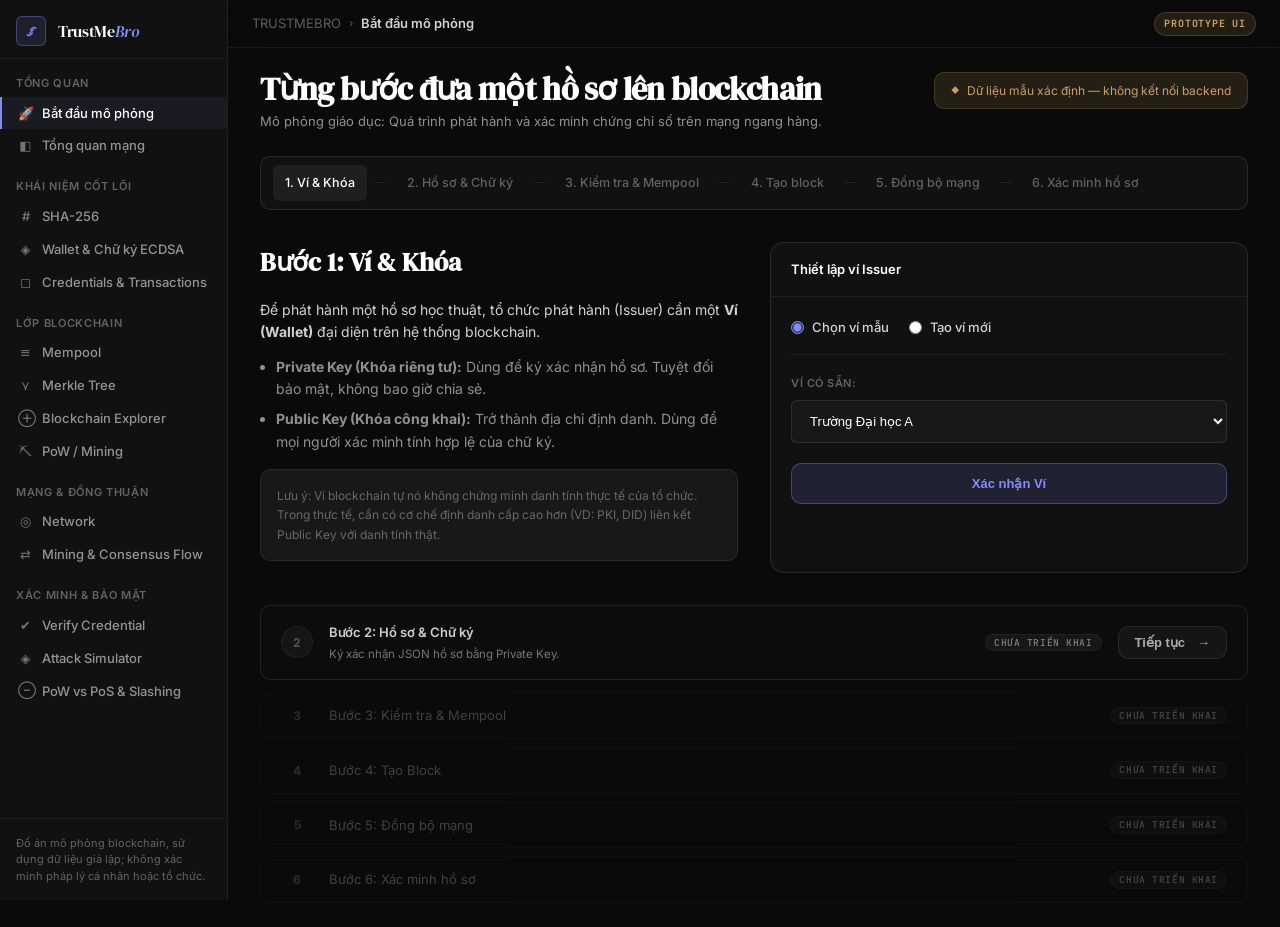
<file: ui/index.html>
<!DOCTYPE html>
<html lang="vi" class="scroll-smooth">
<head>
  <meta charset="UTF-8">
  <meta name="viewport" content="width=device-width, initial-scale=1.0">
  <title id="page-title">TRUSTMEBRO — Dashboard</title>

  <link rel="preconnect" href="https://fonts.googleapis.com">
  <link rel="preconnect" href="https://fonts.gstatic.com" crossorigin>
  <link href="https://fonts.googleapis.com/css2?family=Inter:wght@300;400;500;600;700&family=JetBrains+Mono:wght@400;500;600;700&family=DM+Serif+Display&display=swap" rel="stylesheet">
  <link rel="stylesheet" href="tokens.css">

  <style>
  /* ════════════════════════════════
     APP SHELL
  ════════════════════════════════ */

  .app-shell {
    display: flex;
    min-height: 100vh;
  }

  /* ── Sidebar ── */
  .sidebar {
    width: var(--sidebar-w);
    flex-shrink: 0;
    background: var(--bg-surface);
    border-right: 1px solid var(--border-faint);
    display: flex;
    flex-direction: column;
    position: fixed;
    top: 0; left: 0; bottom: 0;
    z-index: 50;
    overflow-y: auto;
    overscroll-behavior: contain;
  }

  .sidebar-logo {
    padding: var(--sp-4) var(--sp-4) var(--sp-3);
    border-bottom: 1px solid var(--border-faint);
    display: flex;
    align-items: center;
    gap: var(--sp-3);
  }

  .sidebar-logo-mark {
    width: 30px; height: 30px;
    border-radius: var(--r-sm);
    background: var(--accent-blue-dim);
    border: 1px solid var(--accent-blue-line);
    display: flex; align-items: center; justify-content: center;
    flex-shrink: 0;
  }
  .sidebar-logo-mark svg { width: 15px; height: 15px; }

  .sidebar-wordmark {
    font-family: var(--font-display);
    font-size: 16px;
    color: var(--text-strong);
    letter-spacing: -0.02em;
    line-height: 1;
  }
  .sidebar-wordmark em { font-style: italic; color: var(--accent-blue); }

  /* Section label — readable, not ghostly */
  .nav-section-label {
    font-size: 11px;
    font-weight: 600;
    letter-spacing: 0.06em;
    text-transform: uppercase;
    color: var(--text-xlow);
    padding: var(--sp-4) var(--sp-4) var(--sp-1);
    white-space: nowrap;
  }

  /* Nav item */
  .nav-item {
    display: flex;
    align-items: center;
    gap: 9px;
    padding: 8px var(--sp-4);
    cursor: pointer;
    border-left: 2px solid transparent;
    color: var(--text-low);
    font-size: 13px;
    font-weight: 500;
    text-decoration: none;
    transition: color var(--t-fast), background var(--t-fast), border-color var(--t-fast);
    line-height: 1.3;
    white-space: nowrap;
    overflow: hidden;
    text-overflow: ellipsis;
  }
  .nav-item:hover {
    color: var(--text-mid);
    background: rgba(255,255,255,0.04);
  }
  .nav-item.active {
    color: var(--text-strong);
    border-left-color: var(--accent-blue);
    background: rgba(129,140,248,0.07);
  }

  .nav-icon {
    width: 15px;
    flex-shrink: 0;
    font-size: 13px;
    line-height: 1;
    text-align: center;
    opacity: 0.75;
  }
  .nav-item.active .nav-icon { opacity: 1; }

  /* Sidebar footer */
  .sidebar-footer {
    margin-top: auto;
    padding: var(--sp-4);
    border-top: 1px solid var(--border-faint);
  }
  .sidebar-footer p {
    font-size: 11px;
    color: var(--text-xlow);
    line-height: 1.5;
  }

  /* ── Main area ── */
  .main-area {
    margin-left: var(--sidebar-w);
    flex: 1;
    min-width: 0;
    display: flex;
    flex-direction: column;
  }

  /* ── Topbar ── */
  .topbar {
    position: sticky;
    top: 0;
    z-index: 40;
    background: rgba(10,10,10,0.90);
    backdrop-filter: blur(14px);
    -webkit-backdrop-filter: blur(14px);
    border-bottom: 1px solid var(--border-faint);
    padding: 0 var(--sp-6);
    height: 48px;
    display: flex;
    align-items: center;
    justify-content: space-between;
    gap: var(--sp-4);
  }

  .topbar-breadcrumb {
    display: flex;
    align-items: center;
    gap: var(--sp-2);
    font-size: 13px;
    min-width: 0;
  }
  .crumb     { color: var(--text-xlow); white-space: nowrap; }
  .crumb-sep { color: var(--text-xlow); font-size: 11px; }
  .crumb-current { color: var(--text-mid); font-weight: 600; white-space: nowrap; }

  .topbar-right {
    display: flex;
    align-items: center;
    gap: var(--sp-3);
    flex-shrink: 0;
  }

  /* Prototype label — amber, clearly decorative */
  .proto-tag {
    font-family: var(--font-mono);
    font-size: 10px;
    font-weight: 700;
    letter-spacing: 0.08em;
    text-transform: uppercase;
    color: var(--accent-amber);
    background: var(--accent-amber-dim);
    border: 1px solid rgba(200,160,96,0.22);
    padding: 3px 9px;
    border-radius: 99px;
    white-space: nowrap;
  }

  /* ── Page wrapper ── */
  .page-content {
    padding: var(--sp-6) var(--sp-8);
    width: 100%;
    /* No max-width cap — fills available space */
  }

  /* ════════════════════════════════
     PAGE HEADER
  ════════════════════════════════ */

  .page-header {
    display: flex;
    align-items: flex-start;
    justify-content: space-between;
    gap: var(--sp-6);
    margin-bottom: var(--sp-6);
    flex-wrap: wrap;
  }

  .page-title {
    font-family: var(--font-display);
    font-size: clamp(1.5rem, 2.5vw, 2.1rem);
    color: var(--text-strong);
    line-height: 1.1;
    letter-spacing: -0.02em;
  }

  .page-subtitle {
    font-size: 13px;
    color: var(--text-low);
    line-height: 1.6;
    margin-top: 4px;
  }

  /* Demo notice — concise, clearly labeled */
  .demo-notice {
    display: flex;
    align-items: center;
    gap: var(--sp-2);
    background: var(--accent-amber-dim);
    border: 1px solid rgba(200,160,96,0.20);
    border-radius: var(--r-md);
    padding: var(--sp-2) var(--sp-4);
    font-size: 12px;
    color: var(--accent-amber);
    white-space: nowrap;
    flex-shrink: 0;
  }
  .demo-notice::before {
    content: '◆';
    font-size: 8px;
  }

  /* ════════════════════════════════
     4-GROUP METRIC STRIP
     (replaces 8 equal large cards)
  ════════════════════════════════ */

  .metric-strip {
    display: grid;
    grid-template-columns: repeat(4, 1fr);
    gap: var(--sp-3);
    margin-bottom: var(--sp-6);
  }

  .metric-group {
    background: var(--bg-surface);
    border: 1px solid var(--border-subtle);
    border-radius: var(--r-lg);
    padding: var(--sp-4) var(--sp-5);
    display: flex;
    flex-direction: column;
    gap: var(--sp-2);
    transition: border-color var(--t-mid);
    position: relative;
  }
  .metric-group:hover { border-color: var(--border-mid); }

  /* Accent top line on hover */
  .metric-group::after {
    content: '';
    position: absolute;
    top: 0; left: var(--sp-4); right: var(--sp-4);
    height: 1px;
    background: var(--accent-blue);
    border-radius: 1px;
    opacity: 0;
    transition: opacity var(--t-mid);
  }
  .metric-group:hover::after { opacity: 0.4; }

  .mg-category {
    font-size: 11px;
    font-weight: 600;
    letter-spacing: 0.05em;
    text-transform: uppercase;
    color: var(--text-xlow);
  }

  /* Primary value — larger, readable */
  .mg-primary {
    display: flex;
    align-items: baseline;
    gap: var(--sp-2);
  }
  .mg-value {
    font-family: var(--font-display);
    font-size: clamp(1.6rem, 2.4vw, 2.2rem);
    color: var(--text-strong);
    line-height: 1;
    letter-spacing: -0.01em;
  }
  .mg-value.ok   { color: var(--ok); }
  .mg-value.warn { color: var(--accent-amber); }
  .mg-value.err  { color: var(--err); }
  .mg-value.blue { color: var(--accent-blue); }

  .mg-primary-label {
    font-size: 12px;
    color: var(--text-low);
    font-weight: 500;
  }

  /* Supporting value — smaller, clearly secondary */
  .mg-support {
    display: flex;
    align-items: center;
    gap: var(--sp-2);
    padding-top: var(--sp-1);
    border-top: 1px solid var(--border-faint);
  }
  .mg-support-value {
    font-family: var(--font-mono);
    font-size: 13px;
    font-weight: 700;
    color: var(--text-mid);
  }
  .mg-support-label {
    font-size: 11.5px;
    color: var(--text-low);
  }

  /* ════════════════════════════════
     PANEL
  ════════════════════════════════ */

  .panel {
    background: var(--bg-surface);
    border: 1px solid var(--border-subtle);
    border-radius: var(--r-lg);
    overflow: hidden;
  }

  .panel-header {
    display: flex;
    align-items: center;
    justify-content: space-between;
    padding: var(--sp-4) var(--sp-5);
    border-bottom: 1px solid var(--border-faint);
    gap: var(--sp-3);
  }

  .panel-title {
    font-size: 13px;
    font-weight: 600;
    color: var(--text-strong);
  }

  .panel-body {
    padding: var(--sp-5);
  }

  /* ════════════════════════════════
     TOP ROW: chain viz + node table
     side-by-side on ≥900px
  ════════════════════════════════ */

  .top-row {
    display: grid;
    grid-template-columns: 1fr auto;
    gap: var(--sp-4);
    margin-bottom: var(--sp-4);
    align-items: start;
  }

  /* ── Block chain viz ── */
  .chain-viewport {
    overflow-x: auto;
    padding: var(--sp-4) var(--sp-5);
    scrollbar-width: thin;
  }

  .chain-row {
    display: flex;
    align-items: center;
    min-width: max-content;
  }

  .blk {
    display: flex;
    flex-direction: column;
    gap: 5px;
    width: 120px;
    background: var(--bg-raised);
    border: 1px solid var(--border-subtle);
    border-radius: var(--r-md);
    padding: 10px 10px 8px;
    flex-shrink: 0;
    transition: border-color var(--t-mid), box-shadow var(--t-mid);
    cursor: default;
    position: relative;
  }
  .blk:hover, .blk:focus-visible {
    border-color: var(--border-mid);
    box-shadow: 0 4px 16px rgba(0,0,0,0.4);
    z-index: 2;
    outline: none;
  }
  .blk:focus-visible { outline: 2px solid var(--accent-blue); outline-offset: 2px; }

  .blk.genesis {
    border-color: var(--accent-blue-line);
    background: rgba(129,140,248,0.04);
  }
  .blk.tip {
    border-color: rgba(166,227,161,0.3);
    background: rgba(166,227,161,0.03);
  }

  /* Chain link between blocks */
  .chain-link {
    flex-shrink: 0;
    position: relative;
    width: 24px;
    height: 2px;
    background: var(--border-subtle);
    margin: 0 2px;
  }
  .chain-link-dot {
    position: absolute;
    top: -3px;
    width: 7px; height: 7px;
    border-radius: 50%;
    background: var(--accent-blue);
    opacity: 0;
    animation: cpulse 3.2s ease-in-out infinite;
  }
  .chain-row .chain-link:nth-of-type(2) .chain-link-dot  { animation-delay: 0.6s; }
  .chain-row .chain-link:nth-of-type(3) .chain-link-dot  { animation-delay: 1.2s; }
  .chain-row .chain-link:nth-of-type(4) .chain-link-dot  { animation-delay: 1.8s; }
  .chain-row .chain-link:nth-of-type(5) .chain-link-dot  { animation-delay: 2.4s; }

  @keyframes cpulse {
    0%   { left: 0;    opacity: 0; }
    15%  { opacity: 1; }
    85%  { opacity: 1; }
    100% { left: calc(100% - 7px); opacity: 0; }
  }

  .blk-height {
    font-family: var(--font-mono);
    font-size: 9px;
    font-weight: 700;
    color: var(--text-xlow);
    letter-spacing: 0.06em;
    text-transform: uppercase;
  }
  .blk-label {
    font-size: 12px;
    font-weight: 600;
    color: var(--text-mid);
  }
  .blk-hash {
    font-family: var(--font-mono);
    font-size: 9px;
    color: var(--text-xlow);
    overflow: hidden;
    text-overflow: ellipsis;
    white-space: nowrap;
  }
  .blk-tx {
    font-family: var(--font-mono);
    font-size: 10px;
    color: var(--accent-blue);
    margin-top: 1px;
  }

  .chain-legend {
    display: flex;
    align-items: center;
    flex-wrap: wrap;
    gap: var(--sp-4);
    padding: var(--sp-2) var(--sp-5) var(--sp-3);
    border-top: 1px solid var(--border-faint);
  }
  .legend-item {
    display: flex;
    align-items: center;
    gap: 6px;
    font-size: 11px;
    color: var(--text-xlow);
  }
  .legend-dot {
    width: 8px; height: 8px;
    border-radius: 50%;
    flex-shrink: 0;
  }

  /* ── Node table (right of chain on wide) ── */
  .node-panel {
    width: 236px;
    flex-shrink: 0;
  }

  .node-table {
    width: 100%;
    border-collapse: collapse;
  }
  .node-table th {
    font-family: var(--font-mono);
    font-size: 10px;
    font-weight: 700;
    letter-spacing: 0.07em;
    text-transform: uppercase;
    color: var(--text-xlow);
    padding: var(--sp-2) var(--sp-4);
    text-align: left;
    border-bottom: 1px solid var(--border-faint);
  }
  .node-table td {
    padding: 9px var(--sp-4);
    font-size: 12.5px;
    color: var(--text-mid);
    border-bottom: 1px solid var(--border-faint);
    vertical-align: middle;
  }
  .node-table tr:last-child td { border-bottom: none; }
  .node-table tr:hover td { background: rgba(255,255,255,0.025); }

  .nd-dot {
    display: inline-block;
    width: 7px; height: 7px;
    border-radius: 50%;
    margin-right: 6px;
    vertical-align: middle;
    flex-shrink: 0;
  }
  .nd-dot.on  { background: var(--ok);  box-shadow: 0 0 5px rgba(166,227,161,0.5); }
  .nd-dot.off { background: var(--err); }

  /* ════════════════════════════════
     MAIN BODY (2-col on ≥900px)
  ════════════════════════════════ */

  .main-body {
    display: grid;
    grid-template-columns: 1fr 296px;
    gap: var(--sp-4);
    align-items: start;
  }

  .left-col {
    display: flex;
    flex-direction: column;
    gap: var(--sp-4);
  }

  .right-col {
    display: flex;
    flex-direction: column;
    gap: var(--sp-4);
  }

  /* ════════════════════════════════
     ACTION AREA
  ════════════════════════════════ */

  .action-row {
    display: flex;
    gap: var(--sp-3);
    flex-wrap: wrap;
  }

  .action-btn {
    display: inline-flex;
    align-items: center;
    gap: var(--sp-2);
    padding: 9px var(--sp-4);
    border-radius: var(--r-md);
    font-size: 13px;
    font-weight: 600;
    cursor: pointer;
    text-decoration: none;
    transition: background var(--t-fast), border-color var(--t-fast), opacity var(--t-fast);
    border: 1px solid transparent;
    white-space: nowrap;
  }

  .action-btn.primary {
    background: rgba(129,140,248,0.14);
    border-color: var(--accent-blue-line);
    color: var(--accent-blue);
  }
  .action-btn.primary:hover {
    background: rgba(129,140,248,0.22);
    border-color: var(--accent-blue);
  }

  .action-btn.secondary {
    background: rgba(255,255,255,0.05);
    border-color: var(--border-subtle);
    color: var(--text-mid);
  }
  .action-btn.secondary:hover {
    background: rgba(255,255,255,0.09);
    border-color: var(--border-mid);
  }

  /* "Not implemented" state */
  .action-btn.not-impl {
    background: rgba(255,255,255,0.03);
    border-color: var(--border-faint);
    color: var(--text-xlow);
    cursor: default;
    pointer-events: none;
  }
  .action-hint {
    font-size: 11px;
    color: var(--text-xlow);
    margin-top: var(--sp-1);
  }

  /* ════════════════════════════════
     PROCESS FLOW
  ════════════════════════════════ */

  .flow-track {
    display: flex;
    background: var(--bg-surface);
    border: 1px solid var(--border-subtle);
    border-radius: var(--r-lg);
    overflow: hidden;
    flex-wrap: nowrap;
  }

  .flow-step {
    display: flex;
    flex-direction: column;
    align-items: center;
    justify-content: center;
    gap: 5px;
    padding: var(--sp-4) var(--sp-3);
    flex: 1;
    min-width: 72px;
    border-right: 1px solid var(--border-faint);
    text-align: center;
    position: relative;
  }
  .flow-step:last-child { border-right: none; }

  /* Chevron divider */
  .flow-step:not(:first-child)::before {
    content: '';
    position: absolute;
    left: -1px; top: 50%;
    transform: translateY(-50%);
    width: 0; height: 0;
    border-top: 6px solid transparent;
    border-bottom: 6px solid transparent;
    border-left: 7px solid var(--bg-canvas);
    z-index: 2;
  }

  .flow-icon { font-size: 16px; line-height: 1; }
  .flow-label {
    font-size: 10.5px;
    font-weight: 500;
    color: var(--text-low);
    white-space: nowrap;
    overflow: hidden;
    text-overflow: ellipsis;
    max-width: 100%;
  }
  .flow-step.hl { background: rgba(129,140,248,0.05); }
  .flow-step.hl .flow-label { color: var(--accent-blue); }

  /* ════════════════════════════════
     QUICK START TABLE
  ════════════════════════════════ */

  .qs-table {
    width: 100%;
    border-collapse: collapse;
  }
  .qs-table th {
    font-family: var(--font-mono);
    font-size: 10px;
    font-weight: 700;
    letter-spacing: 0.08em;
    text-transform: uppercase;
    color: var(--text-xlow);
    padding: var(--sp-2) var(--sp-4);
    text-align: left;
    border-bottom: 1px solid var(--border-faint);
  }
  .qs-table td {
    padding: 10px var(--sp-4);
    font-size: 13px;
    color: var(--text-mid);
    border-bottom: 1px solid var(--border-faint);
    vertical-align: top;
    line-height: 1.5;
  }
  .qs-table tr:last-child td { border-bottom: none; }
  .qs-table tr:hover td { background: rgba(255,255,255,0.02); }

  .step-num {
    font-family: var(--font-mono);
    font-size: 11px;
    font-weight: 700;
    color: var(--text-xlow);
  }
  .step-page {
    font-family: var(--font-mono);
    font-size: 11px;
    font-weight: 600;
    color: var(--accent-blue);
    background: var(--accent-blue-dim);
    padding: 2px 8px;
    border-radius: 4px;
    white-space: nowrap;
  }
  .qs-desc { font-size: 12px; color: var(--text-low); }

  /* ════════════════════════════════
     MODULE GRID
  ════════════════════════════════ */

  .module-grid {
    display: grid;
    grid-template-columns: repeat(3, 1fr);
    gap: var(--sp-3);
  }
  .module-card {
    background: var(--bg-surface);
    border: 1px solid var(--border-subtle);
    border-radius: var(--r-md);
    padding: var(--sp-4);
    display: flex;
    flex-direction: column;
    gap: 4px;
    text-decoration: none;
    transition: border-color var(--t-mid), background var(--t-mid);
    cursor: pointer;
  }
  .module-card:hover, .module-card:focus-visible {
    border-color: var(--border-mid);
    background: var(--bg-raised);
  }
  .mc-icon  { font-size: 16px; margin-bottom: 2px; }
  .mc-title { font-size: 12.5px; font-weight: 600; color: var(--text-strong); }
  .mc-desc  { font-size: 11px; color: var(--text-xlow); line-height: 1.4; }
  .mc-file  {
    margin-top: 4px;
    font-family: var(--font-mono);
    font-size: 10px;
    color: var(--text-xlow);
    letter-spacing: 0.04em;
  }

  /* ════════════════════════════════
     RIGHT COLUMN COMPONENTS
  ════════════════════════════════ */

  /* Credential donut */
  .cred-wrap {
    display: flex;
    align-items: center;
    gap: var(--sp-5);
    padding: var(--sp-4) var(--sp-5);
  }

  .donut-svg { flex-shrink: 0; }

  .cred-legend {
    display: flex;
    flex-direction: column;
    gap: var(--sp-2);
    flex: 1;
  }
  .cl-item {
    display: flex;
    align-items: center;
    gap: 8px;
    font-size: 12.5px;
    color: var(--text-mid);
  }
  .cl-dot {
    width: 8px; height: 8px;
    border-radius: 50%;
    flex-shrink: 0;
  }
  .cl-count {
    margin-left: auto;
    font-family: var(--font-mono);
    font-size: 14px;
    font-weight: 700;
    color: var(--text-strong);
  }

  /* Activity feed */
  .activity-list { display: flex; flex-direction: column; }
  .activity-item {
    display: flex;
    align-items: flex-start;
    gap: var(--sp-3);
    padding: var(--sp-3) var(--sp-5);
    border-bottom: 1px solid var(--border-faint);
  }
  .activity-item:last-child { border-bottom: none; }
  .act-dot {
    width: 7px; height: 7px;
    border-radius: 50%;
    flex-shrink: 0;
    margin-top: 5px;
  }
  .act-body { flex: 1; min-width: 0; }
  .act-title {
    font-size: 12.5px;
    color: var(--text-mid);
    margin-bottom: 2px;
  }
  .act-meta {
    font-family: var(--font-mono);
    font-size: 10px;
    color: var(--text-xlow);
    overflow: hidden;
    text-overflow: ellipsis;
    white-space: nowrap;
  }

  /* ════════════════════════════════
     PLACEHOLDER PAGE
     (unimplemented destinations)
  ════════════════════════════════ */

  .placeholder-page {
    display: none; /* shown by JS */
    flex-direction: column;
    align-items: center;
    justify-content: center;
    min-height: 60vh;
    text-align: center;
    gap: var(--sp-4);
    padding: var(--sp-12) var(--sp-8);
  }
  .placeholder-page.visible { display: flex; }

  .ph-icon {
    width: 56px; height: 56px;
    border-radius: var(--r-lg);
    background: rgba(255,255,255,0.04);
    border: 1px solid var(--border-subtle);
    display: flex; align-items: center; justify-content: center;
    font-size: 22px;
  }
  .ph-title {
    font-family: var(--font-display);
    font-size: 1.5rem;
    color: var(--text-strong);
    letter-spacing: -0.01em;
  }
  .ph-sub {
    font-size: 13px;
    color: var(--text-low);
    max-width: 340px;
    line-height: 1.6;
  }
  .ph-badge {
    font-family: var(--font-mono);
    font-size: 11px;
    font-weight: 700;
    letter-spacing: 0.1em;
    text-transform: uppercase;
    color: var(--text-xlow);
    background: rgba(255,255,255,0.05);
    border: 1px solid var(--border-subtle);
    padding: 5px 14px;
    border-radius: 99px;
  }
  .ph-streamlit {
    font-size: 12px;
    color: var(--text-xlow);
    margin-top: var(--sp-2);
  }
  .ph-streamlit a {
    color: var(--accent-blue);
    font-family: var(--font-mono);
    font-size: 11px;
  }

  /* ════════════════════════════════
     RESPONSIVE
  ════════════════════════════════ */

  @media (max-width: 960px) {
    .top-row {
      grid-template-columns: 1fr;
    }
    .node-panel { width: 100%; }
    .main-body {
      grid-template-columns: 1fr;
    }
    .right-col {
      flex-direction: row;
      flex-wrap: wrap;
    }
    .right-col .panel { flex: 1 1 260px; }
  }

  @media (max-width: 768px) {
    :root { --sidebar-w: 0px; }
    .sidebar { display: none; }
    .main-area { margin-left: 0; }
    .metric-strip { grid-template-columns: repeat(2, 1fr); }
    .module-grid  { grid-template-columns: repeat(2, 1fr); }
    .flow-track   { overflow-x: auto; }
    .topbar { padding: 0 var(--sp-4); }
    .page-content { padding: var(--sp-4); }
    .page-header { flex-direction: column; gap: var(--sp-3); }
    .demo-notice { white-space: normal; }
  }

  @media (max-width: 480px) {
    .metric-strip { grid-template-columns: 1fr 1fr; gap: var(--sp-2); }
    .module-grid  { grid-template-columns: 1fr 1fr; }
  }
  
    /* ════════════════════════════════
     JOURNEY PAGE
  ════════════════════════════════ */
  .journey-nav {
    display: flex;
    align-items: center;
    background: var(--bg-surface);
    border: 1px solid var(--border-subtle);
    border-radius: var(--r-md);
    padding: var(--sp-2) var(--sp-3);
    margin-bottom: var(--sp-8);
    overflow-x: auto;
    scrollbar-width: none;
  }
  .journey-nav::-webkit-scrollbar { display: none; }

  .j-step {
    font-size: 12.5px;
    font-weight: 500;
    color: var(--text-xlow);
    white-space: nowrap;
    padding: var(--sp-2) var(--sp-3);
    border-radius: var(--r-sm);
  }
  .j-step.active {
    color: var(--text-strong);
    background: rgba(255,255,255,0.06);
  }
  .j-sep {
    width: 12px; height: 1px;
    background: var(--border-faint);
    margin: 0 var(--sp-2);
    flex-shrink: 0;
  }

  .j-layout {
    display: grid;
    grid-template-columns: 1fr 1fr;
    gap: var(--sp-8);
  }
  .j-explain {
    color: var(--text-mid);
    line-height: 1.6;
    font-size: 14px;
  }
  .j-explain p { margin-bottom: var(--sp-3); }

  @media (max-width: 900px) {
    .j-layout { grid-template-columns: 1fr; gap: var(--sp-6); }
  }

  </style>
</head>
<body>

<div class="app-shell">

  <!-- ═══════════ SIDEBAR ═══════════ -->
  <aside class="sidebar" role="navigation" aria-label="Điều hướng chính">

    <div class="sidebar-logo">
      <div class="sidebar-logo-mark" aria-hidden="true">
        <svg viewBox="0 0 16 16" fill="none" stroke="var(--accent-blue)" stroke-width="1.5" stroke-linecap="round">
          <path d="M6 10l4-4"/>
          <path d="M3.5 11.5a2.5 2.5 0 0 0 3.536 0L9 9.5"/>
          <path d="M12.5 4.5a2.5 2.5 0 0 0-3.536 0L7 6.5"/>
        </svg>
      </div>
      <span class="sidebar-wordmark">TrustMe<em>Bro</em></span>
    </div>

    <div class="nav-section-label">Tổng quan</div>
    <a href="#" class="nav-item active" data-page="journey" aria-current="page">
      <span class="nav-icon">🚀</span>Bắt đầu mô phỏng
    </a>
    <a href="#" class="nav-item" data-page="dashboard">
      <span class="nav-icon">◧</span>Tổng quan mạng
    </a>

    <div class="nav-section-label">Khái niệm cốt lõi</div>
    <a href="#" class="nav-item" data-page="sha256">
      <span class="nav-icon">#</span>SHA-256
    </a>
    <a href="#" class="nav-item" data-page="wallet">
      <span class="nav-icon">◈</span>Wallet &amp; Chữ ký ECDSA
    </a>
    <a href="#" class="nav-item" data-page="transaction">
      <span class="nav-icon">◻</span>Credentials &amp; Transactions
    </a>

    <div class="nav-section-label">Lớp Blockchain</div>
    <a href="#" class="nav-item" data-page="mempool">
      <span class="nav-icon">≡</span>Mempool
    </a>
    <a href="#" class="nav-item" data-page="merkle">
      <span class="nav-icon">⋎</span>Merkle Tree
    </a>
    <a href="#" class="nav-item" data-page="explorer">
      <span class="nav-icon">⊕</span>Blockchain Explorer
    </a>
    <a href="#" class="nav-item" data-page="mining">
      <span class="nav-icon">⛏</span>PoW / Mining
    </a>

    <div class="nav-section-label">Mạng &amp; Đồng thuận</div>
    <a href="#" class="nav-item" data-page="network">
      <span class="nav-icon">◎</span>Network
    </a>
    <a href="#" class="nav-item" data-page="consensus">
      <span class="nav-icon">⇄</span>Mining &amp; Consensus Flow
    </a>

    <div class="nav-section-label">Xác minh &amp; Bảo mật</div>
    <a href="#" class="nav-item" data-page="verify">
      <span class="nav-icon">✔</span>Verify Credential
    </a>
    <a href="#" class="nav-item" data-page="attacks">
      <span class="nav-icon">◈</span>Attack Simulator
    </a>
    <a href="#" class="nav-item" data-page="powpos">
      <span class="nav-icon">⊖</span>PoW vs PoS &amp; Slashing
    </a>

    <div class="sidebar-footer">
      <p>Đồ án mô phỏng blockchain, sử dụng dữ liệu giả lập; không xác minh pháp lý cá nhân hoặc tổ chức.</p>
    </div>
  </aside>

  <!-- ═══════════ MAIN ═══════════ -->
  <div class="main-area">

    <!-- Topbar -->
    <header class="topbar">
      <nav class="topbar-breadcrumb" aria-label="Breadcrumb">
        <span class="crumb">TRUSTMEBRO</span>
        <span class="crumb-sep">›</span>
        <span class="crumb-current" id="breadcrumb-current">Dashboard</span>
      </nav>
      <div class="topbar-right">
        <span class="proto-tag" title="Giao diện thử nghiệm — dữ liệu mẫu xác định">Prototype UI</span>
      </div>
    </header>

    

        <!-- ═══ JOURNEY PAGE ═══ -->
    <main class="page-content" id="page-journey" aria-label="Bắt đầu mô phỏng">
      
      <div class="page-header">
        <div>
          <h1 class="page-title">Từng bước đưa một hồ sơ lên blockchain</h1>
          <p class="page-subtitle">Mô phỏng giáo dục: Quá trình phát hành và xác minh chứng chỉ số trên mạng ngang hàng.</p>
        </div>
        <div class="demo-notice" role="note" aria-label="Ghi chú dữ liệu mẫu">
          Dữ liệu mẫu xác định — không kết nối backend
        </div>
      </div>

      <!-- 6-step progress navigation -->
      <div class="journey-nav">
        <div class="j-step active">1. Ví & Khóa</div>
        <div class="j-sep"></div>
        <div class="j-step">2. Hồ sơ & Chữ ký</div>
        <div class="j-sep"></div>
        <div class="j-step">3. Kiểm tra & Mempool</div>
        <div class="j-sep"></div>
        <div class="j-step">4. Tạo block</div>
        <div class="j-sep"></div>
        <div class="j-step">5. Đồng bộ mạng</div>
        <div class="j-sep"></div>
        <div class="j-step">6. Xác minh hồ sơ</div>
      </div>

      <!-- STEP 1 CONTENT -->
      <div class="j-layout">
        <!-- Left: explanation -->
        <div class="j-explain">
          <h2 style="font-family:var(--font-display); font-size:1.6rem; color:var(--text-strong); margin-bottom:var(--sp-4);">Bước 1: Ví & Khóa</h2>
          <p>Để phát hành một hồ sơ học thuật, tổ chức phát hành (Issuer) cần một <strong>Ví (Wallet)</strong> đại diện trên hệ thống blockchain.</p>
          <ul style="margin-left:var(--sp-4); margin-top:var(--sp-3); margin-bottom:var(--sp-4); display:flex; flex-direction:column; gap:var(--sp-2); color:var(--text-low);">
            <li><strong>Private Key (Khóa riêng tư):</strong> Dùng để ký xác nhận hồ sơ. Tuyệt đối bảo mật, không bao giờ chia sẻ.</li>
            <li><strong>Public Key (Khóa công khai):</strong> Trở thành địa chỉ định danh. Dùng để mọi người xác minh tính hợp lệ của chữ ký.</li>
          </ul>
          <p style="font-size:12px; color:var(--text-xlow); padding:var(--sp-4); background:var(--bg-raised); border-radius:var(--r-md); border:1px solid var(--border-faint);">
            Lưu ý: Ví blockchain tự nó không chứng minh danh tính thực tế của tổ chức. Trong thực tế, cần có cơ chế định danh cấp cao hơn (VD: PKI, DID) liên kết Public Key với danh tính thật.
          </p>
        </div>

        <!-- Right: controls -->
        <div class="panel">
          <div class="panel-header">
            <span class="panel-title">Thiết lập ví Issuer</span>
          </div>
          <div class="panel-body">
            
            <div style="display:flex; gap:var(--sp-5); margin-bottom:var(--sp-5); border-bottom:1px solid var(--border-faint); padding-bottom:var(--sp-4);">
              <label style="display:flex; align-items:center; gap:8px; cursor:pointer;">
                <input type="radio" name="wallet_mode" value="demo" checked onchange="toggleWalletMode()" style="accent-color:var(--accent-blue);">
                <span style="font-size:13px; font-weight:500;">Chọn ví mẫu</span>
              </label>
              <label style="display:flex; align-items:center; gap:8px; cursor:pointer;">
                <input type="radio" name="wallet_mode" value="new" onchange="toggleWalletMode()" style="accent-color:var(--accent-blue);">
                <span style="font-size:13px; font-weight:500;">Tạo ví mới</span>
              </label>
            </div>

            <!-- Mode: Demo -->
            <div id="w-mode-demo">
              <label style="display:block; font-size:11px; font-weight:600; text-transform:uppercase; letter-spacing:0.05em; color:var(--text-xlow); margin-bottom:var(--sp-2);">Ví có sẵn:</label>
              <select id="w-demo-select" style="width:100%; padding:12px 14px; background:rgba(255,255,255,0.03); border:1px solid var(--border-subtle); color:var(--text-strong); border-radius:var(--r-sm); font-size:13px; margin-bottom:var(--sp-5); outline:none;">
                <option value="Trường Đại học A">Trường Đại học A</option>
                <option value="Trung tâm Đào tạo B">Trung tâm Đào tạo B</option>
                <option value="Tổ chức Kiểm định C">Tổ chức Kiểm định C</option>
              </select>
            </div>

            <!-- Mode: New -->
            <div id="w-mode-new" style="display:none;">
              <label style="display:block; font-size:11px; font-weight:600; text-transform:uppercase; letter-spacing:0.05em; color:var(--text-xlow); margin-bottom:var(--sp-2);">Tên định danh:</label>
              <input type="text" id="w-new-name" placeholder="Ví dụ: Đại học Quốc gia..." style="width:100%; padding:12px 14px; background:rgba(255,255,255,0.03); border:1px solid var(--border-subtle); color:var(--text-strong); border-radius:var(--r-sm); font-size:13px; margin-bottom:var(--sp-5); outline:none;">
            </div>

            <button onclick="createWallet()" class="action-btn primary" style="width:100%; justify-content:center; padding:12px; margin-bottom:var(--sp-4);">Xác nhận Ví</button>

            <!-- Result -->
            <div id="w-result" style="display:none; border-top:1px solid var(--border-faint); padding-top:var(--sp-4); animation: fadeIn 0.3s ease;">
              <div style="display:flex; align-items:center; justify-content:space-between; margin-bottom:var(--sp-3);">
                <span style="font-size:12px; font-weight:600; color:var(--ok);">✔ Ví đã sẵn sàng</span>
                <span class="badge badge-neutral no-dot" id="w-res-name">Trường Đại học A</span>
              </div>
              <div style="background:rgba(0,0,0,0.3); border:1px solid var(--border-subtle); border-radius:var(--r-sm); padding:var(--sp-3); position:relative;">
                <div style="font-size:10px; font-weight:600; text-transform:uppercase; letter-spacing:0.05em; color:var(--text-xlow); margin-bottom:4px;">Public Key (địa chỉ ví):</div>
                <div class="hash-val" id="w-res-pub" style="font-size:11.5px; color:var(--accent-blue); padding-right:32px; word-break:break-all;">04a1b2c3d4e5f6...</div>
                <button onclick="copyPub()" title="Copy Public Key" style="position:absolute; right:10px; top:50%; transform:translateY(-50%); background:rgba(255,255,255,0.05); border:1px solid var(--border-faint); border-radius:4px; padding:4px 6px; color:var(--text-low); cursor:pointer; transition:all 0.2s;">
                  📋
                </button>
              </div>
              <p style="font-size:11px; color:var(--text-xlow); margin-top:var(--sp-3); line-height:1.5;">Private key được tạo ngẫu nhiên và lưu ẩn trong frontend. Không chia sẻ private key ra ngoài.</p>
            </div>

          </div>
        </div>
      </div>
      
      <!-- STEP 2 PREVIEW (Chưa triển khai) -->
      <div style="margin-top:var(--sp-8); border:1px solid var(--border-subtle); border-radius:var(--r-md); background:rgba(255,255,255,0.01); display:flex; align-items:center; justify-content:space-between; padding:var(--sp-4) var(--sp-5); opacity:0.8; filter:grayscale(0.5);">
        <div style="display:flex; align-items:center; gap:var(--sp-4);">
          <div style="width:32px; height:32px; border-radius:50%; background:var(--bg-raised); border:1px solid var(--border-faint); display:flex; align-items:center; justify-content:center; font-size:12px; color:var(--text-xlow); font-weight:700;">2</div>
          <div>
            <div style="font-size:13px; font-weight:600; color:var(--text-strong);">Bước 2: Hồ sơ & Chữ ký</div>
            <div style="font-size:11.5px; color:var(--text-low); margin-top:2px;">Ký xác nhận JSON hồ sơ bằng Private Key.</div>
          </div>
        </div>
        <div style="display:flex; align-items:center; gap:var(--sp-4);">
          <span class="badge badge-neutral no-dot" style="font-size:9.5px;">Chưa triển khai</span>
          <button onclick="nextStep()" class="action-btn secondary" style="padding:8px 16px;">
            Tiếp tục <span style="margin-left:4px;">→</span>
          </button>
        </div>
      </div>

      <!-- STEP 3-6 PREVIEWS -->
      <div style="margin-top:var(--sp-3); display:flex; flex-direction:column; gap:var(--sp-2);">
        <div style="border:1px solid var(--border-faint); border-radius:var(--r-md); padding:var(--sp-3) var(--sp-5); opacity:0.4; display:flex; justify-content:space-between; align-items:center;">
          <div style="display:flex; align-items:center; gap:var(--sp-4);">
            <div style="font-size:12px; color:var(--text-xlow); font-weight:700; width:32px; text-align:center;">3</div>
            <div style="font-size:13px; color:var(--text-low);">Bước 3: Kiểm tra & Mempool</div>
          </div>
          <span class="badge badge-neutral no-dot" style="font-size:9.5px;">Chưa triển khai</span>
        </div>
        <div style="border:1px solid var(--border-faint); border-radius:var(--r-md); padding:var(--sp-3) var(--sp-5); opacity:0.4; display:flex; justify-content:space-between; align-items:center;">
          <div style="display:flex; align-items:center; gap:var(--sp-4);">
            <div style="font-size:12px; color:var(--text-xlow); font-weight:700; width:32px; text-align:center;">4</div>
            <div style="font-size:13px; color:var(--text-low);">Bước 4: Tạo Block</div>
          </div>
          <span class="badge badge-neutral no-dot" style="font-size:9.5px;">Chưa triển khai</span>
        </div>
        <div style="border:1px solid var(--border-faint); border-radius:var(--r-md); padding:var(--sp-3) var(--sp-5); opacity:0.4; display:flex; justify-content:space-between; align-items:center;">
          <div style="display:flex; align-items:center; gap:var(--sp-4);">
            <div style="font-size:12px; color:var(--text-xlow); font-weight:700; width:32px; text-align:center;">5</div>
            <div style="font-size:13px; color:var(--text-low);">Bước 5: Đồng bộ mạng</div>
          </div>
          <span class="badge badge-neutral no-dot" style="font-size:9.5px;">Chưa triển khai</span>
        </div>
        <div style="border:1px solid var(--border-faint); border-radius:var(--r-md); padding:var(--sp-3) var(--sp-5); opacity:0.4; display:flex; justify-content:space-between; align-items:center;">
          <div style="display:flex; align-items:center; gap:var(--sp-4);">
            <div style="font-size:12px; color:var(--text-xlow); font-weight:700; width:32px; text-align:center;">6</div>
            <div style="font-size:13px; color:var(--text-low);">Bước 6: Xác minh hồ sơ</div>
          </div>
          <span class="badge badge-neutral no-dot" style="font-size:9.5px;">Chưa triển khai</span>
        </div>
      </div>

    </main>



    <!-- ═══ DASHBOARD PAGE ═══ -->
    <main class="page-content" id="page-dashboard" aria-label="Dashboard">

      <!-- Header row -->
      <div class="page-header">
        <div>
          <h1 class="page-title">Dashboard</h1>
          <p class="page-subtitle">Tổng quan mạng, chuỗi block và hồ sơ học thuật.</p>
        </div>
        <div class="demo-notice" role="note" aria-label="Ghi chú dữ liệu mẫu">
          Dữ liệu mẫu xác định — không kết nối backend
        </div>
      </div>

      <!-- ── 4-GROUP METRIC STRIP ── -->
      <!--
        Backend mapping (app.py › dashboard_page):
        Network group:     online_nodes / total_nodes
        Blockchain group:  representative.height / len(bc.chain)
        Transactions:      pending_txs / total_txs (confirmed)
        Credentials:       active_creds / revoked_creds
      -->
      <section class="metric-strip" aria-label="Chỉ số hệ thống">

        <!-- Network -->
        <div class="metric-group">
          <span class="mg-category">Network</span>
          <div class="mg-primary">
            <span class="mg-value ok" id="m-online">3</span>
            <span class="mg-primary-label">node online</span>
          </div>
          <div class="mg-support">
            <span class="mg-support-value" id="m-total-nodes">3</span>
            <span class="mg-support-label">tổng số node</span>
          </div>
        </div>

        <!-- Blockchain — height ≠ total blocks; both shown distinctly -->
        <div class="metric-group">
          <span class="mg-category">Blockchain</span>
          <div class="mg-primary">
            <span class="mg-value blue" id="m-height">4</span>
            <span class="mg-primary-label">chain height</span>
          </div>
          <div class="mg-support">
            <span class="mg-support-value" id="m-blocks">5</span>
            <span class="mg-support-label">blocks (inc. genesis)</span>
          </div>
        </div>

        <!-- Transactions -->
        <div class="metric-group">
          <span class="mg-category">Transactions</span>
          <div class="mg-primary">
            <span class="mg-value warn" id="m-pending">2</span>
            <span class="mg-primary-label">chờ mine</span>
          </div>
          <div class="mg-support">
            <span class="mg-support-value" id="m-confirmed">4</span>
            <span class="mg-support-label">đã xác nhận</span>
          </div>
        </div>

        <!-- Credentials -->
        <div class="metric-group">
          <span class="mg-category">Credentials</span>
          <div class="mg-primary">
            <span class="mg-value ok" id="m-active">3</span>
            <span class="mg-primary-label">active</span>
          </div>
          <div class="mg-support">
            <span class="mg-support-value err" id="m-revoked" style="color:var(--err);">1</span>
            <span class="mg-support-label">revoked</span>
          </div>
        </div>

      </section>

      <!-- ── ACTION AREA ── -->
      <div class="panel" style="margin-bottom:var(--sp-4);">
        <div class="panel-header">
          <span class="panel-title">Thao tác nhanh</span>
          <span class="badge badge-neutral no-dot">Mở trong Streamlit → localhost:8501</span>
        </div>
        <div class="panel-body" style="padding:var(--sp-4) var(--sp-5);">
          <div class="action-row">

            <!-- Implemented — link to Streamlit -->
            <a href="http://localhost:8501" target="_blank" rel="noopener"
               class="action-btn primary" title="Mở trang Credentials & Transactions trong Streamlit">
              <span>＋</span> Tạo Credential
            </a>

            <a href="http://localhost:8501" target="_blank" rel="noopener"
               class="action-btn primary" title="Mở trang Mining & Consensus Flow trong Streamlit">
              <span>⛏</span> Mine Block
            </a>

            <a href="http://localhost:8501" target="_blank" rel="noopener"
               class="action-btn secondary" title="Mở trang Verify Credential trong Streamlit">
              <span>✔</span> Verify Credential
            </a>

          </div>
          <p class="action-hint">Các thao tác này chạy trong ứng dụng Streamlit. Prototype UI chưa kết nối backend.</p>
        </div>
      </div>

      <!-- ── TOP ROW: Block linkage + Node table ── -->
      <div class="top-row">

        <!-- Chain viz -->
        <div class="panel">
          <div class="panel-header">
            <span class="panel-title">Block Linkage</span>
            <span class="badge badge-neutral no-dot">5 blocks · height 4</span>
          </div>

          <div class="chain-viewport">
            <div class="chain-row" role="list" aria-label="Blockchain: Genesis đến Block 4">

              <div class="blk genesis" role="listitem" tabindex="0"
                   aria-label="Genesis block, height 0, 0 transactions">
                <span class="blk-height">HEIGHT 0</span>
                <span class="blk-label">Genesis</span>
                <span class="blk-hash">fd6dbd…df496</span>
                <span class="blk-tx">0 TX</span>
              </div>

              <div class="chain-link" aria-hidden="true"><div class="chain-link-dot"></div></div>

              <div class="blk" role="listitem" tabindex="0"
                   aria-label="Block 1, height 1, 1 transaction">
                <span class="blk-height">HEIGHT 1</span>
                <span class="blk-label">Block #1</span>
                <span class="blk-hash">009f94…9bdd</span>
                <span class="blk-tx">1 TX</span>
              </div>

              <div class="chain-link" aria-hidden="true"><div class="chain-link-dot"></div></div>

              <div class="blk" role="listitem" tabindex="0"
                   aria-label="Block 2, height 2, 1 transaction">
                <span class="blk-height">HEIGHT 2</span>
                <span class="blk-label">Block #2</span>
                <span class="blk-hash">003682…6335</span>
                <span class="blk-tx">1 TX</span>
              </div>

              <div class="chain-link" aria-hidden="true"><div class="chain-link-dot"></div></div>

              <div class="blk" role="listitem" tabindex="0"
                   aria-label="Block 3, height 3, 1 transaction">
                <span class="blk-height">HEIGHT 3</span>
                <span class="blk-label">Block #3</span>
                <span class="blk-hash">00a1f2…cc89</span>
                <span class="blk-tx">1 TX</span>
              </div>

              <div class="chain-link" aria-hidden="true"><div class="chain-link-dot"></div></div>

              <div class="blk tip" role="listitem" tabindex="0"
                   aria-label="Block 4 — tip hiện tại, height 4, 1 transaction">
                <span class="blk-height">HEIGHT 4 · TIP</span>
                <span class="blk-label">Block #4</span>
                <span class="blk-hash">003f…a8c2</span>
                <span class="blk-tx">1 TX</span>
              </div>

            </div>
          </div>

          <div class="chain-legend" aria-hidden="true">
            <div class="legend-item">
              <span class="legend-dot" style="background:var(--accent-blue-line);border:1px solid var(--accent-blue);"></span>
              Genesis
            </div>
            <div class="legend-item">
              <span class="legend-dot" style="background:rgba(166,227,161,0.3);border:1px solid var(--ok);"></span>
              Tip (mới nhất)
            </div>
            <div class="legend-item">
              <span class="legend-dot" style="background:var(--accent-blue);"></span>
              Hash flow animation
            </div>
            <span style="margin-left:auto;font-family:var(--font-mono);font-size:10px;color:var(--text-xlow);">
              previous_hash liên kết ←
            </span>
          </div>
        </div>

        <!-- Node status table -->
        <div class="panel node-panel">
          <div class="panel-header">
            <span class="panel-title">Node Status</span>
            <span class="badge badge-ok">3 online</span>
          </div>
          <table class="node-table" aria-label="Trạng thái từng node">
            <thead>
              <tr>
                <th>Node</th>
                <th>Height</th>
                <th>Mempool</th>
              </tr>
            </thead>
            <tbody>
              <tr>
                <td>
                  <span class="nd-dot on" aria-label="Online"></span>
                  <strong style="color:var(--text-strong);">Node-1</strong>
                  <div class="hash-val" style="margin-top:1px; font-size:10px;">:5001</div>
                </td>
                <td style="font-family:var(--font-mono);font-weight:700;color:var(--text-strong);">4</td>
                <td><span class="badge badge-amber">2 TX</span></td>
              </tr>
              <tr>
                <td>
                  <span class="nd-dot on" aria-label="Online"></span>
                  <strong style="color:var(--text-strong);">Node-2</strong>
                  <div class="hash-val" style="margin-top:1px; font-size:10px;">:5002</div>
                </td>
                <td style="font-family:var(--font-mono);font-weight:700;color:var(--text-strong);">4</td>
                <td><span class="badge badge-ok">0 TX</span></td>
              </tr>
              <tr>
                <td>
                  <span class="nd-dot on" aria-label="Online"></span>
                  <strong style="color:var(--text-strong);">Node-3</strong>
                  <div class="hash-val" style="margin-top:1px; font-size:10px;">:5003</div>
                </td>
                <td style="font-family:var(--font-mono);font-weight:700;color:var(--text-strong);">4</td>
                <td><span class="badge badge-ok">0 TX</span></td>
              </tr>
            </tbody>
          </table>
          <div style="padding:var(--sp-2) var(--sp-4) var(--sp-3);border-top:1px solid var(--border-faint);">
            <span style="font-size:11px;color:var(--text-xlow);">Tip chung: </span>
            <span class="hash-val">003f…a8c2</span>
          </div>
        </div>

      </div><!-- /top-row -->

      <!-- ── MAIN BODY ── -->
      <div class="main-body">

        <!-- LEFT -->
        <div class="left-col">

          <!-- Process flow -->
          <div>
            <div style="display:flex;align-items:center;gap:var(--sp-3);margin-bottom:var(--sp-3);">
              <span style="font-size:13px;font-weight:600;color:var(--text-strong);">Luồng Credential → Blockchain</span>
              <span class="badge badge-blue no-dot">End-to-End</span>
            </div>

            <!-- Row 1 -->
            <div class="flow-track" role="list" style="margin-bottom:var(--sp-2);">
              <div class="flow-step" role="listitem"><span class="flow-icon">📄</span><span class="flow-label">Credential</span></div>
              <div class="flow-step" role="listitem"><span class="flow-icon">📝</span><span class="flow-label">Transaction</span></div>
              <div class="flow-step" role="listitem"><span class="flow-icon">🔏</span><span class="flow-label">ECDSA Ký</span></div>
              <div class="flow-step" role="listitem"><span class="flow-icon">🖥</span><span class="flow-label">Node xác minh</span></div>
              <div class="flow-step hl" role="listitem"><span class="flow-icon">📋</span><span class="flow-label">Mempool</span></div>
              <div class="flow-step" role="listitem"><span class="flow-icon">🌳</span><span class="flow-label">Merkle Root</span></div>
            </div>

            <!-- Row 2 -->
            <div class="flow-track" role="list">
              <div class="flow-step" role="listitem"><span class="flow-icon">⛏</span><span class="flow-label">PoW Mine</span></div>
              <div class="flow-step hl" role="listitem"><span class="flow-icon">📦</span><span class="flow-label">Block đóng</span></div>
              <div class="flow-step" role="listitem"><span class="flow-icon">📡</span><span class="flow-label">Broadcast</span></div>
              <div class="flow-step" role="listitem"><span class="flow-icon">🤝</span><span class="flow-label">Consensus</span></div>
              <div class="flow-step hl" role="listitem"><span class="flow-icon">🔗</span><span class="flow-label">On-Chain</span></div>
              <div class="flow-step" role="listitem"><span class="flow-icon">✔</span><span class="flow-label">Verify</span></div>
            </div>
          </div>

          <!-- Quick start -->
          <div class="panel">
            <div class="panel-header">
              <span class="panel-title">Hướng dẫn demo</span>
              <span class="badge badge-neutral no-dot">8 bước</span>
            </div>
            <div style="overflow-x:auto;">
              <table class="qs-table">
                <thead>
                  <tr>
                    <th style="width:32px;">#</th>
                    <th>Bước</th>
                    <th>Module</th>
                    <th>Ghi chú</th>
                  </tr>
                </thead>
                <tbody>
                  <tr>
                    <td><span class="step-num">01</span></td>
                    <td>Tạo Wallet cho Issuer</td>
                    <td><span class="step-page">Wallet</span></td>
                    <td class="qs-desc">Cặp khoá ECDSA, đặt tên tổ chức</td>
                  </tr>
                  <tr>
                    <td><span class="step-num">02</span></td>
                    <td>Tạo và ký Credential TX</td>
                    <td><span class="step-page">Mining Flow</span></td>
                    <td class="qs-desc">Chọn Issuer, nhập thông tin, ký và submit</td>
                  </tr>
                  <tr>
                    <td><span class="step-num">03</span></td>
                    <td>Broadcast tới các Node</td>
                    <td><span class="step-page">Network</span></td>
                    <td class="qs-desc">TX lan truyền tự động qua gossip</td>
                  </tr>
                  <tr>
                    <td><span class="step-num">04</span></td>
                    <td>Kiểm tra Mempool</td>
                    <td><span class="step-page">Mempool</span></td>
                    <td class="qs-desc">Xem TX chờ tại từng node</td>
                  </tr>
                  <tr>
                    <td><span class="step-num">05</span></td>
                    <td>Mine Block</td>
                    <td><span class="step-page">Mining Flow</span></td>
                    <td class="qs-desc">Chọn miner, difficulty → PoW → Block</td>
                  </tr>
                  <tr>
                    <td><span class="step-num">06</span></td>
                    <td>Đạt Consensus</td>
                    <td><span class="step-page">Mining Flow</span></td>
                    <td class="qs-desc">3 node đồng bộ height và tip hash</td>
                  </tr>
                  <tr>
                    <td><span class="step-num">07</span></td>
                    <td>Verify Credential</td>
                    <td><span class="step-page">Verify</span></td>
                    <td class="qs-desc">12 bước kiểm tra → VERIFIED</td>
                  </tr>
                  <tr>
                    <td><span class="step-num">08</span></td>
                    <td>Attack Simulator</td>
                    <td><span class="step-page">Attacks</span></td>
                    <td class="qs-desc">6 kịch bản, thấy từng lớp bảo vệ</td>
                  </tr>
                </tbody>
              </table>
            </div>
          </div>

          <!-- Module grid -->
          <div>
            <div style="display:flex;align-items:center;justify-content:space-between;margin-bottom:var(--sp-3);">
              <span style="font-size:13px;font-weight:600;color:var(--text-strong);">Tất cả module</span>
              <span class="badge badge-blue no-dot">13 module</span>
            </div>
            <div class="module-grid" role="list">
              <div class="module-card" role="listitem" tabindex="0"><span class="mc-icon">#</span><span class="mc-title">SHA-256</span><span class="mc-desc">Băm, avalanche, brute-force</span><span class="mc-file">1_Hash_Demo.py</span></div>
              <div class="module-card" role="listitem" tabindex="0"><span class="mc-icon">◈</span><span class="mc-title">Wallet &amp; ECDSA</span><span class="mc-desc">Cặp khoá, ký, xác minh</span><span class="mc-file">2_Wallet.py</span></div>
              <div class="module-card" role="listitem" tabindex="0"><span class="mc-icon">◻</span><span class="mc-title">Credentials &amp; TXs</span><span class="mc-desc">Tạo, ký, phát hành</span><span class="mc-file">3_Transaction.py</span></div>
              <div class="module-card" role="listitem" tabindex="0"><span class="mc-icon">≡</span><span class="mc-title">Mempool</span><span class="mc-desc">Hàng chờ, replay, giả mạo</span><span class="mc-file">4_Mempool.py</span></div>
              <div class="module-card" role="listitem" tabindex="0"><span class="mc-icon">⋎</span><span class="mc-title">Merkle Tree</span><span class="mc-desc">Xây cây, proof inclusion</span><span class="mc-file">5_Merkle.py</span></div>
              <div class="module-card" role="listitem" tabindex="0"><span class="mc-icon">⊕</span><span class="mc-title">Explorer</span><span class="mc-desc">Block, TX, hash linkage</span><span class="mc-file">6_Explorer.py</span></div>
              <div class="module-card" role="listitem" tabindex="0"><span class="mc-icon">⛏</span><span class="mc-title">PoW / Mining</span><span class="mc-desc">Nonce, difficulty, target</span><span class="mc-file">7_Mining.py</span></div>
              <div class="module-card" role="listitem" tabindex="0"><span class="mc-icon">◎</span><span class="mc-title">Network</span><span class="mc-desc">3 Node P2P, gossip</span><span class="mc-file">8_Network.py</span></div>
              <div class="module-card" role="listitem" tabindex="0"><span class="mc-icon">⇄</span><span class="mc-title">Consensus Flow</span><span class="mc-desc">End-to-end, broadcast</span><span class="mc-file">9_Mining_Flow.py</span></div>
              <div class="module-card" role="listitem" tabindex="0"><span class="mc-icon">✔</span><span class="mc-title">Verify Credential</span><span class="mc-desc">12 bước, REVOKE, Proof JSON</span><span class="mc-file">10_Verify.py</span></div>
              <div class="module-card" role="listitem" tabindex="0"><span class="mc-icon">◈</span><span class="mc-title">Attack Simulator</span><span class="mc-desc">6 kịch bản tấn công</span><span class="mc-file">11_Attacks.py</span></div>
              <div class="module-card" role="listitem" tabindex="0"><span class="mc-icon">⊖</span><span class="mc-title">PoW vs PoS</span><span class="mc-desc">So sánh, slashing</span><span class="mc-file">12_PoW_vs_PoS.py</span></div>
            </div>
          </div>

        </div><!-- /left-col -->

        <!-- RIGHT -->
        <div class="right-col">

          <!-- Credential donut — SVG-based, accessible -->
          <div class="panel">
            <div class="panel-header">
              <span class="panel-title">Credentials</span>
              <span class="badge badge-neutral no-dot">4 tổng cộng</span>
            </div>
            <div class="cred-wrap">
              <!-- SVG donut: 3 active (75%), 1 revoked (25%) -->
              <svg class="donut-svg" width="72" height="72" viewBox="0 0 72 72"
                   role="img" aria-label="3 active, 1 revoked">
                <circle cx="36" cy="36" r="26"
                  fill="none" stroke="var(--bg-raised)" stroke-width="12"/>
                <!-- active: 75% = 163.36 of 217.8 circumference -->
                <circle cx="36" cy="36" r="26"
                  fill="none" stroke="var(--ok)" stroke-width="12"
                  stroke-dasharray="163.36 54.44"
                  stroke-dashoffset="0"
                  transform="rotate(-90 36 36)"/>
                <!-- revoked: 25% = 54.44 -->
                <circle cx="36" cy="36" r="26"
                  fill="none" stroke="var(--err)" stroke-width="12"
                  stroke-dasharray="54.44 163.36"
                  stroke-dashoffset="-163.36"
                  transform="rotate(-90 36 36)"/>
                <text x="36" y="40" text-anchor="middle"
                  font-family="var(--font-mono)"
                  font-size="14" font-weight="700"
                  fill="var(--text-strong)">4</text>
              </svg>

              <div class="cred-legend">
                <div class="cl-item">
                  <span class="cl-dot" style="background:var(--ok);"></span>
                  Active
                  <span class="cl-count text-ok">3</span>
                </div>
                <div class="cl-item">
                  <span class="cl-dot" style="background:var(--err);"></span>
                  Revoked
                  <span class="cl-count" style="color:var(--err);">1</span>
                </div>
              </div>
            </div>
          </div>

          <!-- Activity feed -->
          <div class="panel">
            <div class="panel-header">
              <span class="panel-title">Hoạt động gần đây</span>
              <span class="badge badge-amber">Dữ liệu mẫu</span>
            </div>
            <div class="activity-list" role="log" aria-live="polite">
              <div class="activity-item">
                <span class="act-dot" style="background:var(--accent-blue);"></span>
                <div class="act-body">
                  <div class="act-title">TX vào Mempool — ISSUE</div>
                  <div class="act-meta">CRED-DEMO-9041 · Node-1 · 2 TX chờ</div>
                </div>
              </div>
              <div class="activity-item">
                <span class="act-dot" style="background:var(--ok);"></span>
                <div class="act-body">
                  <div class="act-title">Block #4 mine xong · Height 4</div>
                  <div class="act-meta">nonce: 151 · difficulty: 2 · 1 TX</div>
                </div>
              </div>
              <div class="activity-item">
                <span class="act-dot" style="background:var(--ok);"></span>
                <div class="act-body">
                  <div class="act-title">Consensus — 3/3 node đồng bộ</div>
                  <div class="act-meta">tip: 003682…6335 · height 4</div>
                </div>
              </div>
              <div class="activity-item">
                <span class="act-dot" style="background:var(--err);"></span>
                <div class="act-body">
                  <div class="act-title">REVOKE on-chain</div>
                  <div class="act-meta">CRED-ATK-001 · Block #3</div>
                </div>
              </div>
              <div class="activity-item">
                <span class="act-dot" style="background:var(--accent-amber);"></span>
                <div class="act-body">
                  <div class="act-title">TX giả mạo bị từ chối</div>
                  <div class="act-meta">Chữ ký ECDSA không hợp lệ · Mempool</div>
                </div>
              </div>
            </div>
          </div>

          <!-- Preview note (dev info kept here, off main dashboard) -->
          <div class="panel">
            <div class="panel-body">
              <p style="font-size:12px;font-weight:600;color:var(--text-mid);margin-bottom:var(--sp-2);">Xem ứng dụng thật</p>
              <div style="font-family:var(--font-mono);font-size:11px;color:var(--text-xlow);background:var(--bg-overlay);padding:var(--sp-3) var(--sp-4);border-radius:var(--r-sm);border:1px solid var(--border-faint);line-height:1.8;">
                <span style="color:var(--accent-blue);">$</span> streamlit run app.py<br>
                <span style="opacity:0.5;"># → http://localhost:8501</span>
              </div>
              <p style="font-size:11px;color:var(--text-xlow);margin-top:var(--sp-2);line-height:1.5;">Backend Python đang chạy độc lập. File này là prototype giao diện, dữ liệu mẫu xác định.</p>
            </div>
          </div>

        </div><!-- /right-col -->
      </div><!-- /main-body -->

    </main><!-- /#page-dashboard -->

    <!-- ═══ PLACEHOLDER PAGE (unimplemented destinations) ═══ -->
    <div class="placeholder-page page-content" id="page-placeholder" aria-label="Module chưa triển khai trong prototype">
      <div class="ph-icon" id="ph-icon">◻</div>
      <h2 class="ph-title" id="ph-title">Module</h2>
      <p class="ph-sub">
        Màn hình này chưa được triển khai trong prototype UI.
        Tính năng đầy đủ có sẵn trong ứng dụng Streamlit.
      </p>
      <span class="ph-badge">Chưa triển khai trong prototype</span>
      <p class="ph-streamlit">
        Xem trong Streamlit:
        <a href="http://localhost:8501" target="_blank" rel="noopener">localhost:8501</a>
      </p>
    </div>

  </div><!-- /main-area -->
</div><!-- /app-shell -->

<script>
/*
 * Minimal JS — no framework.
 * 1. Router: sidebar clicks → show dashboard or placeholder.
 * 2. Sync breadcrumb, title, nav active state with visible content.
 * 3. Count-up animation for metric values (respects prefers-reduced-motion).
 * 4. Keyboard support for module cards and blk elements.
 */

const prefersReducedMotion = window.matchMedia('(prefers-reduced-motion: reduce)').matches;

// ── Page map: data-page → display info ──
const PAGES = {
  journey:     { label: 'Bắt đầu mô phỏng',           icon: '🚀', file: null },
  dashboard:   { label: 'Tổng quan mạng',             icon: '◧',  file: null },
  sha256:      { label: 'SHA-256',                     icon: '#',  file: '1_Hash_Demo.py' },
  wallet:      { label: 'Wallet & Chữ ký ECDSA',      icon: '◈',  file: '2_Wallet.py' },
  transaction: { label: 'Credentials & Transactions',  icon: '◻',  file: '3_Transaction.py' },
  mempool:     { label: 'Mempool',                     icon: '≡',  file: '4_Mempool.py' },
  merkle:      { label: 'Merkle Tree',                 icon: '⋎',  file: '5_Merkle.py' },
  explorer:    { label: 'Blockchain Explorer',         icon: '⊕',  file: '6_Explorer.py' },
  mining:      { label: 'PoW / Mining',                icon: '⛏',  file: '7_Mining.py' },
  network:     { label: 'Network',                     icon: '◎',  file: '8_Network.py' },
  consensus:   { label: 'Mining & Consensus Flow',     icon: '⇄',  file: '9_Mining_Flow.py' },
  verify:      { label: 'Verify Credential',           icon: '✔',  file: '10_Verify.py' },
  attacks:     { label: 'Attack Simulator',            icon: '◈',  file: '11_Attacks.py' },
  powpos:      { label: 'PoW vs PoS & Slashing',       icon: '⊖',  file: '12_PoW_vs_PoS.py' },
};

const dashboardEl   = document.getElementById('page-dashboard');
const journeyEl     = document.getElementById('page-journey');
const placeholderEl = document.getElementById('page-placeholder');
const breadcrumb    = document.getElementById('breadcrumb-current');
const phIcon        = document.getElementById('ph-icon');
const phTitle       = document.getElementById('ph-title');
const docTitle      = document.getElementById('page-title');

function showPage(pageKey) {
  const info = PAGES[pageKey] || PAGES.journey;

  // Update document title
  docTitle.textContent = 'TRUSTMEBRO — ' + info.label;

  // Update breadcrumb
  breadcrumb.textContent = info.label;

  // Update nav active state + aria-current
  document.querySelectorAll('.nav-item').forEach(a => {
    const active = a.dataset.page === pageKey;
    a.classList.toggle('active', active);
    if (active) {
      a.setAttribute('aria-current', 'page');
    } else {
      a.removeAttribute('aria-current');
    }
  });

  // Hide all main views initially
  if(dashboardEl) dashboardEl.style.display = 'none';
  if(journeyEl) journeyEl.style.display = 'none';
  placeholderEl.classList.remove('visible');

  if (pageKey === 'dashboard') {
    if(dashboardEl) dashboardEl.style.display = '';
  } else if (pageKey === 'journey') {
    if(journeyEl) journeyEl.style.display = '';
  } else {
    phIcon.textContent  = info.icon;
    phTitle.textContent = info.label;
    placeholderEl.classList.add('visible');
  }
}

// Attach nav clicks
document.querySelectorAll('.nav-item[data-page]').forEach(a => {
  a.addEventListener('click', e => {
    e.preventDefault();
    showPage(a.dataset.page);
    // Update hash for deep-linking feel (no reload)
    history.replaceState(null, '', '#' + a.dataset.page);
  });
});

// On load: read hash
const initPage = (location.hash.slice(1) || 'journey');
showPage(PAGES[initPage] ? initPage : 'journey');

// ── Count-up animation ──
function countUp(el, target, duration) {
  if (prefersReducedMotion) { el.textContent = target; return; }
  const start = performance.now();
  (function step(now) {
    const p = Math.min((now - start) / duration, 1);
    const eased = 1 - Math.pow(1 - p, 3);
    el.textContent = Math.round(target * eased);
    if (p < 1) requestAnimationFrame(step);
  })(start);
}

const metricMap = {
  'm-online': 3, 'm-total-nodes': 3,
  'm-height': 4, 'm-blocks': 5,
  'm-pending': 2, 'm-confirmed': 4,
  'm-active': 3, 'm-revoked': 1,
};

const metricSection = document.querySelector('.metric-strip');
if (metricSection) {
  const io = new IntersectionObserver(entries => {
    if (entries[0].isIntersecting) {
      Object.entries(metricMap).forEach(([id, val]) => {
        const el = document.getElementById(id);
        if (el) countUp(el, val, 700);
      });
      io.disconnect();
    }
  }, { threshold: 0.2 });
  io.observe(metricSection);
}

// ── Keyboard for module cards and blk elements ──
document.querySelectorAll('.module-card, .blk').forEach(el => {
  el.addEventListener('keydown', e => {
    if (e.key === 'Enter' || e.key === ' ') {
      e.preventDefault();
      el.click();
    }
  });
});

function toggleWalletMode() {
  const mode = document.querySelector('input[name="wallet_mode"]:checked').value;
  document.getElementById('w-mode-demo').style.display = mode === 'demo' ? 'block' : 'none';
  document.getElementById('w-mode-new').style.display = mode === 'new' ? 'block' : 'none';
  document.getElementById('w-result').style.display = 'none';
}

function createWallet() {
  const mode = document.querySelector('input[name="wallet_mode"]:checked').value;
  const name = mode === 'demo' ? document.getElementById('w-demo-select').value : document.getElementById('w-new-name').value;
  
  if(mode === 'new' && !name.trim()) {
    alert('Vui lòng nhập tên định danh');
    return;
  }

  // Generate fake pub key based on name length for demo
  const mockPub = '04' + Array.from(name).map(c => c.charCodeAt(0).toString(16)).join('').padEnd(64, '0').substring(0, 128);
  
  document.getElementById('w-res-name').textContent = name;
  document.getElementById('w-res-pub').textContent = mockPub.substring(0,64) + '...';
  document.getElementById('w-result').style.display = 'block';
}

function copyPub() {
  const text = document.getElementById('w-res-pub').textContent;
  navigator.clipboard.writeText(text);
  alert('Đã copy Public Key');
}

function nextStep() {
  showPage('transaction');
  history.replaceState(null, '', '#transaction');
}

</script>

</body>
</html>
</file>
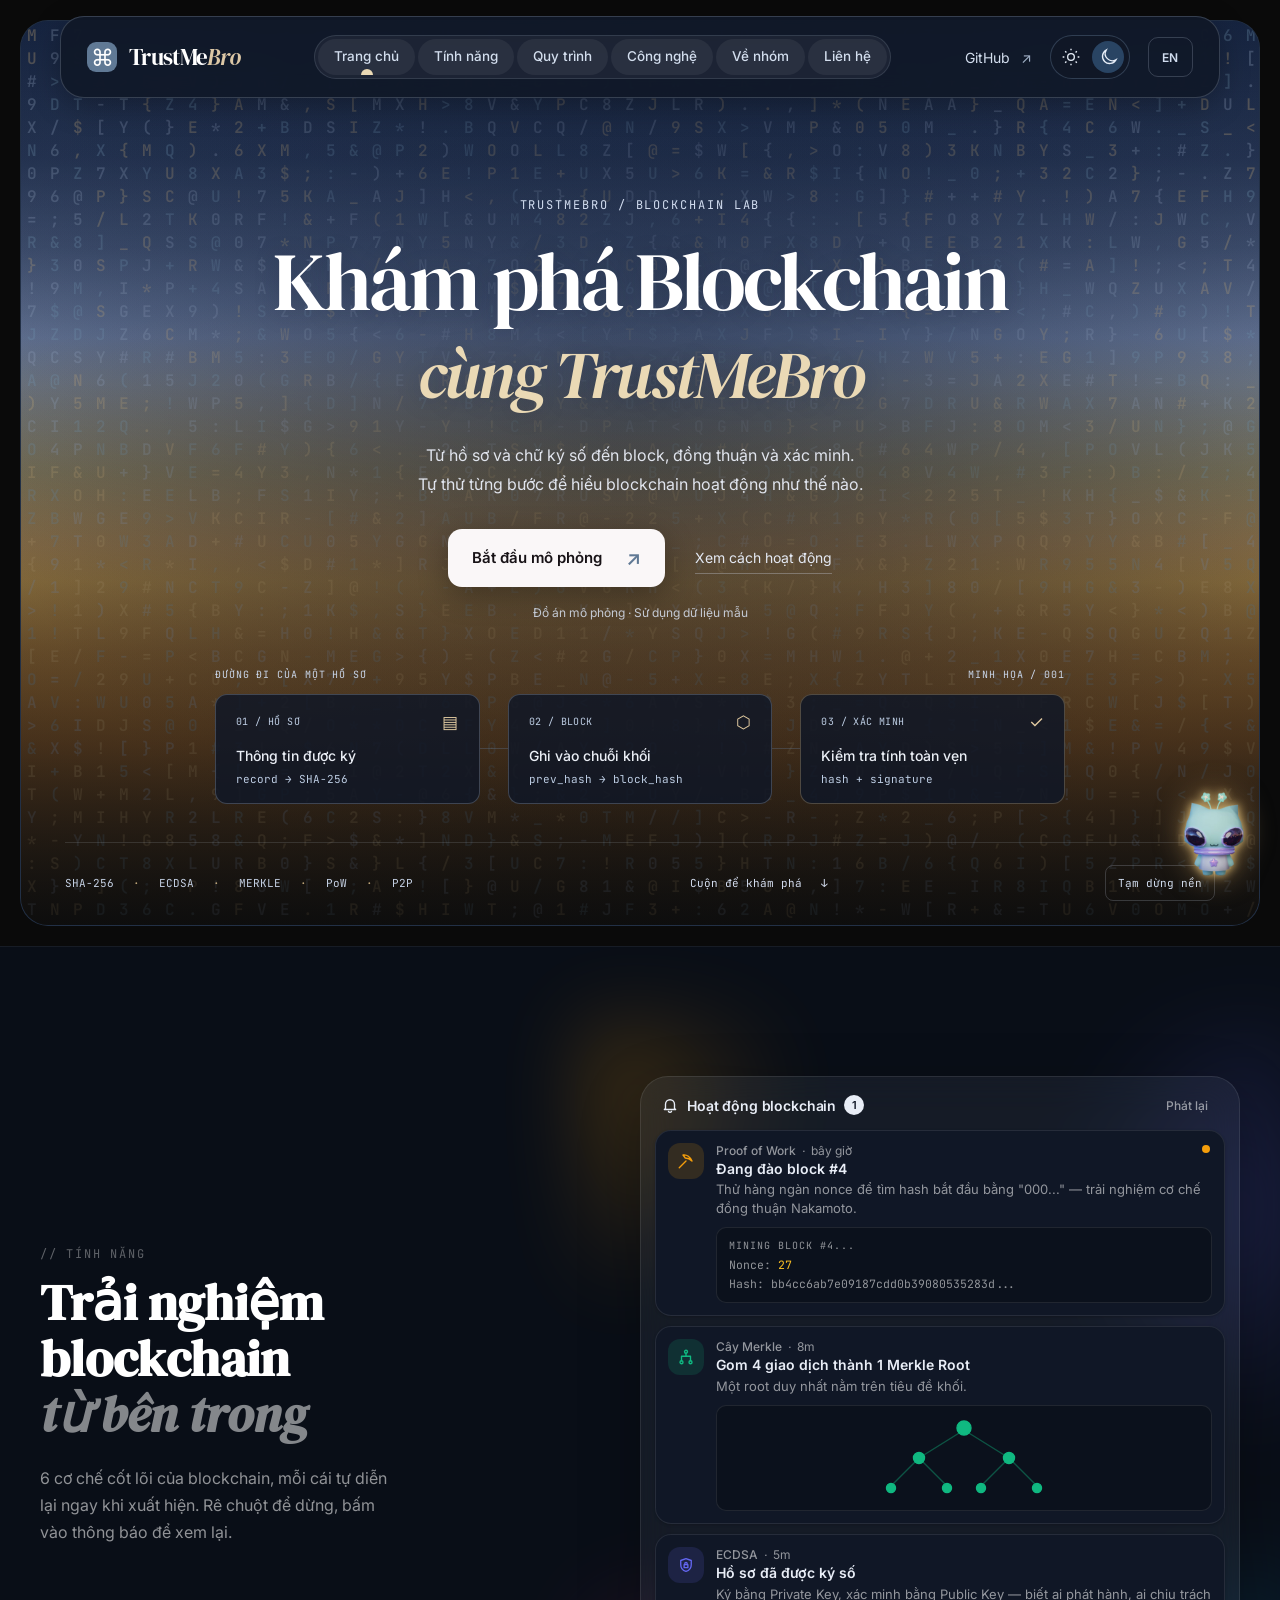
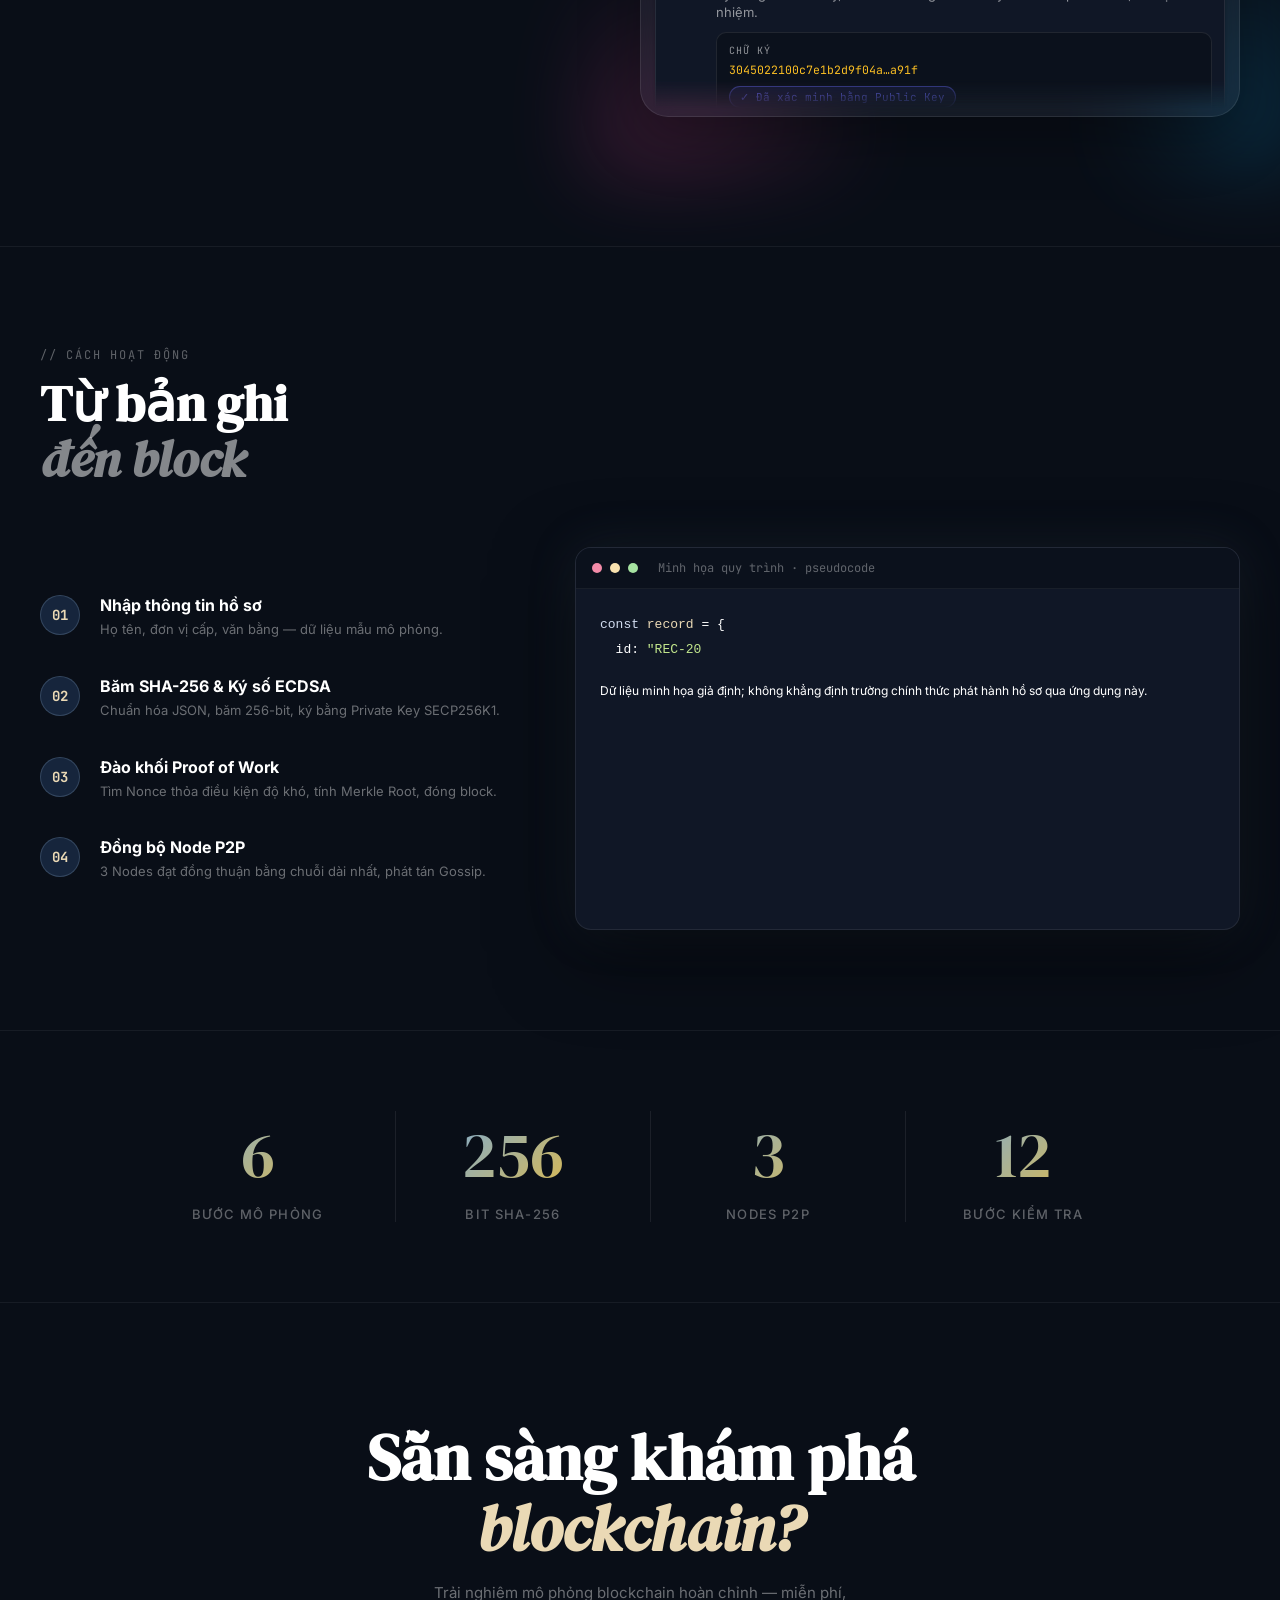
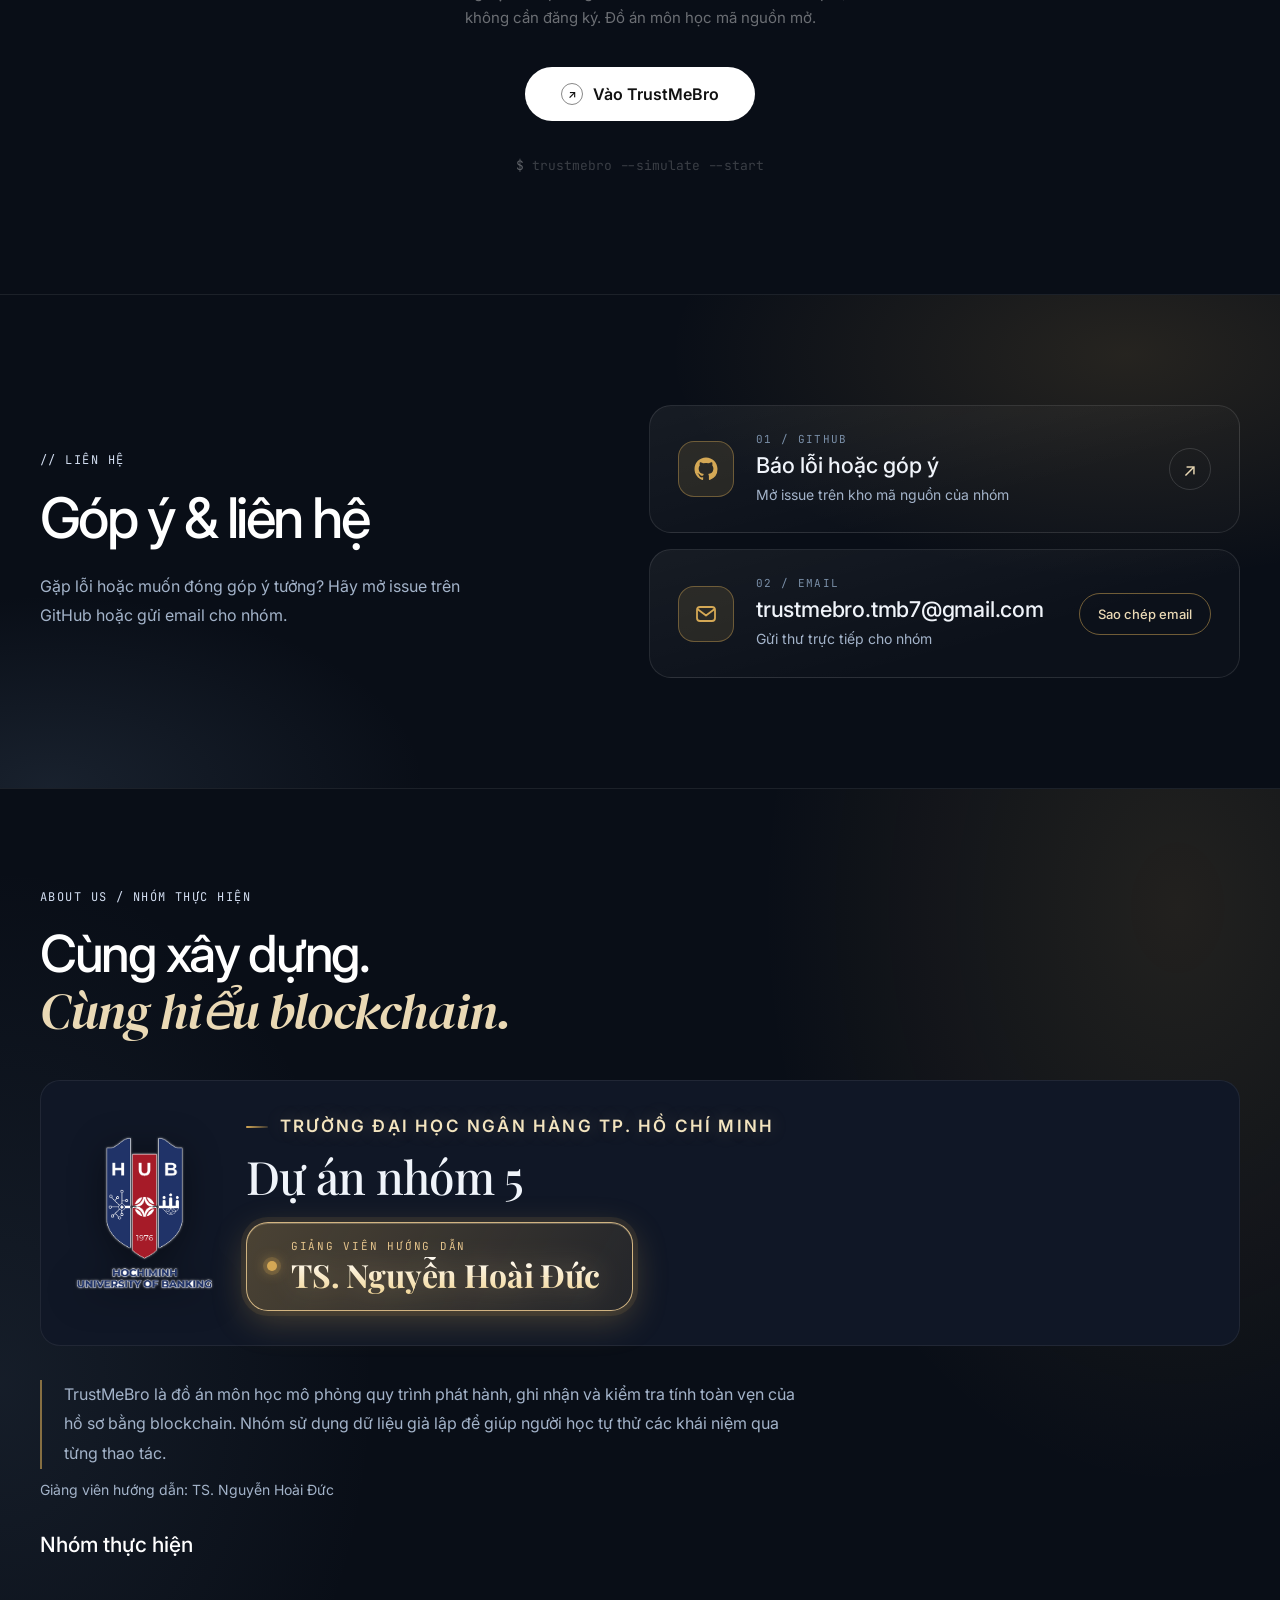
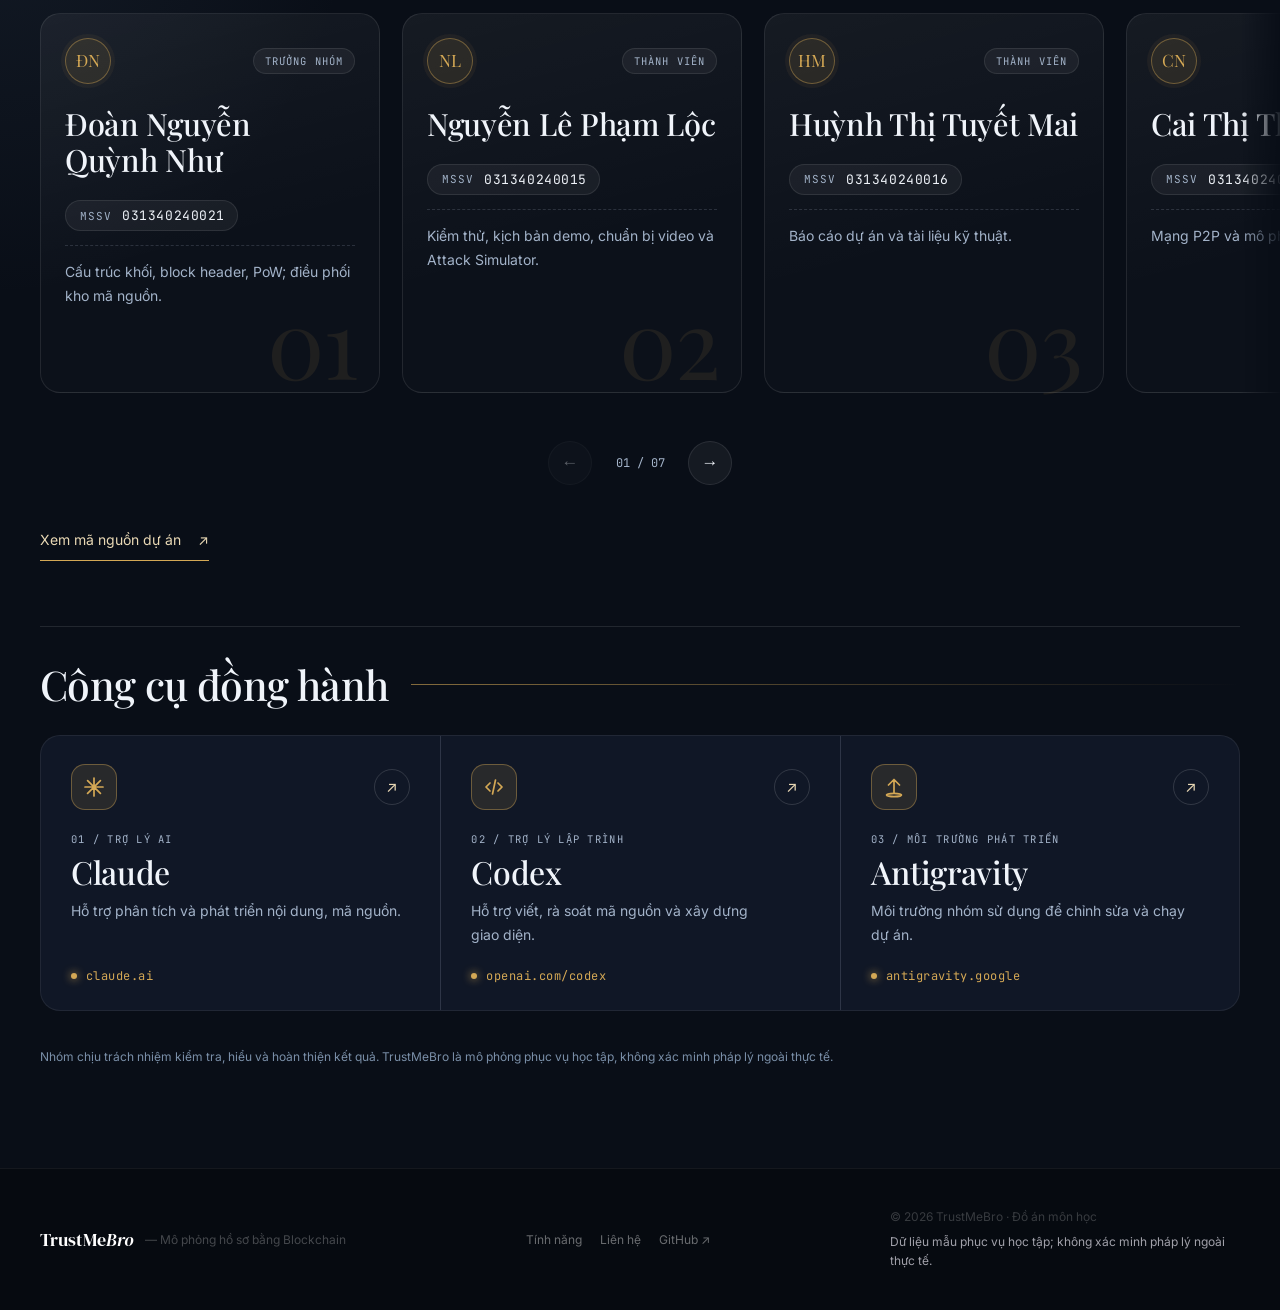
<file: landing.html>
<!DOCTYPE html>
<html lang="vi" class="scroll-smooth">
<head><script>try{document.documentElement.dataset.theme=localStorage.getItem('trustmebro-theme')==='light'?'light':'dark'}catch{document.documentElement.dataset.theme='dark'}</script>
    <meta charset="UTF-8">
    <meta name="viewport" content="width=device-width, initial-scale=1.0">
    <title>TrustMeBro — Mô phỏng Blockchain Giáo dục</title>

    <!-- Google Fonts -->
    <link rel="preconnect" href="https://fonts.googleapis.com">
    <link rel="preconnect" href="https://fonts.gstatic.com" crossorigin>
    <link href="https://fonts.googleapis.com/css2?family=Inter:wght@300;400;500;600;700&family=JetBrains+Mono:wght@400;500;600;700&family=DM+Serif+Display&family=Playfair+Display:wght@500;600&display=swap" rel="stylesheet">
    <link rel="stylesheet" href="/ui/theme-toggle.css">
    <link rel="stylesheet" href="/ui/chatbot.css">

    <style>
        * { margin: 0; padding: 0; box-sizing: border-box; }

        body {
            font-family: 'Inter', sans-serif;
            background: #0a0a0a;
            color: #fff;
            overflow-x: hidden;
        }

        /* ===== CTA BUTTONS ===== */
        .btn-primary {
            display: inline-flex;
            align-items: center;
            gap: 10px;
            background: #ffffff;
            color: #111;
            font-size: 14px;
            font-weight: 600;
            padding: 12px 24px;
            border-radius: 999px;
            text-decoration: none;
            transition: transform 160ms cubic-bezier(0.23, 1, 0.32, 1), background-color 160ms ease, box-shadow 160ms ease;
            border: none;
            cursor: pointer;
        }

        .btn-primary:hover {
            background: #faf7f8;
            transform: translateY(-2px);
            box-shadow: 0 10px 30px rgba(212, 168, 85, 0.28);
        }

        .btn-primary:active {
            transform: scale(0.97);
        }

        .btn-primary .arrow {
            width: 18px;
            height: 18px;
            border: 1.5px solid #888;
            border-radius: 50%;
            display: flex;
            align-items: center;
            justify-content: center;
            font-size: 11px;
            transition: all 0.3s;
        }

        .btn-primary:hover .arrow {
            border-color: #333;
            transform: rotate(45deg);
        }

        /* ===== DESCRIPTION TEXT ===== */
        .desc-text {
            font-family: 'Inter', sans-serif;
            font-size: 13.5px;
            line-height: 1.65;
            color: rgba(255, 255, 255, 0.7);
            max-width: 320px;
            font-weight: 400;
        }

        /* ===== SCROLL SECTIONS ===== */
        .section-below {
            opacity: 0;
            transform: translateY(50px);
            transition: all 0.8s cubic-bezier(0.16, 1, 0.3, 1);
        }

        .section-below.visible {
            opacity: 1;
            transform: translateY(0);
        }

        /* Stagger children */
        .stagger-child {
            opacity: 0;
            transform: translateY(30px);
            transition: all 0.6s cubic-bezier(0.16, 1, 0.3, 1);
        }

        .stagger-child.visible {
            opacity: 1;
            transform: translateY(0);
        }

        /* ===== FEATURE CARDS ===== */
        .feature-card {
            background: #101726;
            border: 1px solid rgba(255,255,255,0.07);
            border-radius: 20px;
            padding: 36px 30px;
            transition: border-color 200ms ease, transform 200ms cubic-bezier(0.23, 1, 0.32, 1), box-shadow 200ms ease;
        }

        .feature-card:hover {
            border-color: rgba(212, 168, 85, 0.45);
            transform: translateY(-4px);
            box-shadow: 0 20px 60px rgba(0,0,0,0.5), 0 0 35px rgba(212, 168, 85, 0.16);
        }

        .feature-icon {
            width: 48px;
            height: 48px;
            border-radius: 14px;
            display: flex;
            align-items: center;
            justify-content: center;
            font-size: 22px;
            margin-bottom: 20px;
        }

        /* Step connector */
        .step-line {
            position: absolute;
            left: 19px;
            top: 44px;
            bottom: 0;
            width: 2px;
            background: linear-gradient(180deg, rgba(255,255,255,0.15) 0%, transparent 100%);
        }

        /* Code editor */
        .code-editor {
            background: #101726; border-radius: 16px; overflow: hidden; box-shadow: 0 25px 80px rgba(0,0,0,0.5), 0 0 50px rgba(96, 121, 149, 0.15);
            border: 1px solid rgba(255,255,255,0.08);
        }

        .code-editor-bar {
            background: #0b111c;
            padding: 12px 16px;
            display: flex;
            align-items: center;
            gap: 8px;
            border-bottom: 1px solid rgba(255,255,255,0.06);
        }

        .dot { width: 10px; height: 10px; border-radius: 50%; }
        .dot-red { background: #f38ba8; }
        .dot-yellow { background: #f9e2af; }
        .dot-green { background: #a6e3a1; }

        /* Custom scrollbar */
        ::-webkit-scrollbar { width: 6px; }
        ::-webkit-scrollbar-track { background: #0a0a0a; }
        ::-webkit-scrollbar-thumb { background: #333; border-radius: 3px; }

        /* Particle */
        .particle {
            position: absolute;
            width: 3px;
            height: 3px;
            background: rgba(255,255,255,0.3);
            border-radius: 50%;
            pointer-events: none;
        }

        /* Hero redesign: centered hierarchy, restrained red atmosphere. */
        html { scroll-behavior: smooth; scroll-padding-top: 30px; }
        .landing-hero { position:relative; isolation:isolate; margin:20px; padding:30px 44px 24px; border:1px solid #ffffff0d; border-radius:28px; background:#16253c; overflow:hidden; }
        .landing-hero::before { content:"";position:absolute;inset:0;z-index:-1;background:radial-gradient(ellipse 120% 60% at 50% 40%, rgba(30, 60, 120, 0.4) 0%, transparent 70%),radial-gradient(ellipse 80% 50% at 30% 60%, rgba(180, 120, 60, 0.3) 0%, transparent 60%),radial-gradient(ellipse 80% 50% at 70% 65%, rgba(160, 100, 50, 0.25) 0%, transparent 60%),linear-gradient(180deg,#1a2a4a 0%,#2a3a5a 15%,#4a5a7a 25%,#7a8aaa 35%,#a0956a 50%,#c8a060 58%,#d4a855 62%,#b08040 70%,#906030 80%,#1a1a1a 100%); }
        .new-nav { max-width:1160px;margin:auto;display:flex;align-items:center;justify-content:space-between;gap:24px;background:#101827d9;border:1px solid #ccd9ee33;border-radius:24px;padding:18px 26px;backdrop-filter:blur(12px); }
        .wordmark { display:flex;align-items:center;gap:0;color:#fff;text-decoration:none;font-size:20px;font-weight:600;letter-spacing:-.7px;white-space:nowrap; }
        .wordmark>span:last-child { color:#dcc8a6; }
        .brand-symbol { display:grid;place-items:center;width:30px;height:30px;margin-right:12px;background:#607995;border-radius:9px;color:#fff;font-size:23px; }
        .new-nav nav { display:flex;gap:32px; }
        .new-nav nav a,.nav-source { color:#d3deee;font-size:14px;text-decoration:none;transition:color 160ms ease; }
        .new-nav a:hover { color:white; }
        .external-label { margin-left:7px;color:#a3b3c9; }
        .hero-copy { text-align:center;max-width:1000px;margin:78px auto 0; }
        .eyebrow { color:#d2ddf0;font-family:'JetBrains Mono',monospace;font-size:12px;letter-spacing:.16em;margin-bottom:26px; }
        .hero-copy h1 { font-family:'Inter',sans-serif;font-size:clamp(3rem,6.6vw,6.2rem);font-weight:500;line-height:1.11;letter-spacing:-.065em;text-wrap:balance; }
        .hero-copy h1 span { color:#ead9b5; }
        .hero-description { margin:28px auto 0;font-size:16px;line-height:1.8;color:#e0e4ed;max-width:610px;text-wrap:pretty; }
        .hero-actions { display:flex;justify-content:center;align-items:center;gap:30px;margin-top:32px; }
        .start-button { display:inline-flex;align-items:center;gap:24px;background:#faf7f8;color:#171216;padding:17px 24px;min-height:54px;border-radius:14px;text-decoration:none;font-size:15px;font-weight:600;transition:transform 160ms cubic-bezier(.23,1,.32,1),background-color 160ms ease,box-shadow 160ms ease;box-shadow:0 8px 30px rgba(0,0,0,0.3); }
        .start-button:active { transform:scale(.97); }
        .start-button:hover { background:#fff;transform:translateY(-2px);box-shadow:0 12px 35px rgba(212,168,85,0.25); }
        .start-button span { font-size:20px;color:#607995; }
        .process-link { color:#e4e9f3;font-size:14px;text-decoration:none;border-bottom:1px solid #d7e1f34d;padding:7px 0;transition:all 160ms ease; }
        .process-link:hover { color:#ffffff;border-color:#ead9b5; }
        .simulation-note { color:#c4c9d3;font-size:12px;margin-top:18px; }
        .chain-preview { max-width:850px;margin:57px auto 38px; }
        .chain-heading { display:flex;justify-content:space-between;color:#c8d4e7;font:10px 'JetBrains Mono',monospace;letter-spacing:.09em;margin-bottom:13px; }
        .chain-blocks { display:flex;align-items:center; }
        .preview-block { flex:1;min-width:0;background:#101726d9;border:1px solid #bac9df40;padding:17px 20px;border-radius:12px;transition:all 200ms cubic-bezier(.23,1,.32,1); }
        .preview-block:hover { border-color:#d4a85588;transform:translateY(-2px); }
        .block-top { display:flex;justify-content:space-between;align-items:center;color:#bdcde3;font:10px 'JetBrains Mono',monospace;letter-spacing:.04em;margin-bottom:15px; }
        .block-glyph { font:17px 'Inter',sans-serif;color:#e3cca2; }
        .preview-block strong { display:block;font-size:14px;font-weight:500;color:#ebeff6;margin-bottom:8px; }
        .preview-block code { display:block;font:11px 'JetBrains Mono',monospace;color:#bdcde3; }
        .chain-link { width:28px;height:1px;background:#60799555;flex-shrink:0; }
        .last-block { border-color:#d4ba874d; }
        .hero-bottom { display:flex;align-items:center;justify-content:space-between;gap:20px;max-width:1160px;margin:auto;padding-top:22px;border-top:1px solid #d1ddef22;font:11px 'JetBrains Mono',monospace;color:#c4d0e3; }
        .hero-bottom i { margin:0 12px;color:#c0a679;font-style:normal; }
        .hero-bottom a { color:#d4ddef;text-decoration:none;transition:color 160ms ease; }
        .hero-bottom a:hover { color:#ead9b5; }
        .hero-bottom a span { margin-left:12px; }
        a:focus-visible,button:focus-visible { outline:2px solid #d4a855;outline-offset:5px; }
        .skip-link { position:absolute;left:28px;top:-100px;z-index:100;background:white;color:black;padding:12px; }
        .skip-link:focus { top:28px; }
        .section-below,.stagger-child { opacity:1;transform:none;transition:opacity 250ms ease,transform 250ms cubic-bezier(.23,1,.32,1); }
        .feature-card { transition:border-color 180ms ease,transform 180ms ease; }
        .btn-primary { transition:background-color 160ms ease,transform 160ms ease; }
        .btn-primary:active { transform:scale(.97); }
        @media (max-width:900px) {
            .landing-hero { padding:24px;margin:12px; }
            .new-nav { padding:16px 20px; }
            .new-nav nav { gap:18px; }
            .hero-copy { margin-top:68px; }
            .hero-copy h1 { font-size:clamp(3rem,7.4vw,5rem); }
            .workflow-grid { grid-template-columns:1fr !important;gap:32px !important; }
        }
        @media (max-width:600px) {
            .landing-hero { margin:8px;padding:16px;border-radius:20px; }
            .new-nav { border-radius:16px;padding:13px;gap:12px; }
            .new-nav nav { display:none; }
            .wordmark { font-size:18px; }
            .brand-symbol { margin-right:8px; }
            .hero-copy { margin-top:58px; }
            .eyebrow { font-size:10px;letter-spacing:.1em;margin-bottom:22px; }
            .hero-copy h1 { font-size:clamp(2.4rem,10vw,3.6rem);letter-spacing:-.055em;line-height:1.16; }
            .hero-description { font-size:15px;margin-top:23px; }
            .desktop-break { display:none; }
            .hero-actions { flex-direction:column;gap:15px;margin-top:27px; }
            .start-button { width:100%;justify-content:center; }
            .chain-preview { margin:38px auto 25px; }
            .chain-heading span:last-child { display:none; }
            .chain-blocks { flex-direction:column;align-items:stretch; }
            .preview-block { padding:16px; }
            .block-top { margin-bottom:10px; }
            .chain-link { height:16px;width:1px;align-self:center; }
            .hero-bottom { justify-content:center;padding-top:19px; }
            .hero-bottom>a { display:none; }
            .hero-bottom i { margin:0 5px; }
            #features,#howtworks,#stats,#cta,footer { padding:60px 24px !important; }
            .features-grid { grid-template-columns:1fr !important; }
            .features-grid>.feature-card { grid-column:span 1 !important;padding:26px 22px; }
            #stats .section-below { grid-template-columns:repeat(2,1fr) !important;row-gap:32px !important; }
            #stats .section-below>div { border:0 !important; }
            .code-editor>div:last-child { padding:18px !important;font-size:11px !important; }
        }
        @media (prefers-reduced-motion:reduce) { html {scroll-behavior:auto;} *,*::before,*::after { animation:none !important;transition:none !important;} }
    </style>
<style>
.theme-switch{display:inline-flex;align-items:center;justify-content:center;gap:8px;min-height:40px;padding:9px 13px;border:1px solid #ccd9ee33;background:transparent;border-radius:10px;color:#d0dcee;font:12px Inter,system-ui,sans-serif;cursor:pointer;white-space:nowrap;transition:background-color 160ms ease,transform 160ms ease}.theme-switch:active{transform:scale(.97)}.nav-utilities{display:flex;align-items:center;gap:18px}.theme-switch:focus-visible{outline:2px solid #d4a855;outline-offset:4px}
html[data-theme="light"]{color-scheme:light}html[data-theme="light"] body{background:#f4f7fb;color:#20354f}html[data-theme="light"] .theme-switch{color:#20354f;border-color:#839ab450;background:#ffffffa8}
@media(max-width:700px){.nav-utilities{gap:9px}.theme-switch{padding:8px 10px;font-size:11px}}

.about-section{padding:100px 40px;background:#090e17;border-top:1px solid rgba(255,255,255,0.08)}.about-container{max-width:1200px;margin:auto}.about-eyebrow{font:12px 'JetBrains Mono',monospace;color:#d2ddf0;letter-spacing:.12em;margin-bottom:20px}.about-section h2{font:500 clamp(32px,4vw,52px)/1.12 Inter,system-ui,sans-serif;letter-spacing:-.045em;margin:0 0 26px;max-width:740px;color:#fff}.about-intro{font-size:16px;line-height:1.85;color:#a3b3c9;max-width:710px}.about-grid{display:grid;grid-template-columns:1.3fr 1fr;gap:65px;margin-top:46px}.about-section h3{font-size:21px;font-weight:500;margin:0 0 14px;color:#fff}.about-section p{margin-top:0}.about-muted{font-size:14px;line-height:1.8;color:#a3b3c9}.project-link{display:inline-flex;align-items:center;gap:17px;text-decoration:none;color:#ead9b5;border-bottom:1px solid #d4a855;padding:12px 0;font-size:14px;overflow-wrap:anywhere;transition:all 160ms ease}.project-link:hover{color:#fff;border-color:#fff}.team-placeholder{border-top:1px solid rgba(255,255,255,0.12);padding-top:22px;color:#7a8fa8;font-size:14px}.member-list{list-style:none;margin:0;padding:0}.member-list li{display:flex;align-items:center;justify-content:space-between;gap:16px;padding:15px 0;border-bottom:1px solid rgba(255,255,255,0.08);font-size:14px}.member-list a{color:#d4a855;text-underline-offset:4px;transition:color 160ms ease}.member-list a:hover{color:#fff}.tools-heading{margin-top:65px!important;padding-top:35px;border-top:1px solid rgba(255,255,255,0.1)}.tool-grid{display:grid;grid-template-columns:repeat(3,1fr);gap:26px;margin-top:25px}.tool-card{padding:22px 0;border-top:1px solid #60799555}.tool-card span{font:11px 'JetBrains Mono',monospace;color:#7a8fa8;display:block;margin-bottom:18px}.tool-card a{color:#ead9b5;text-decoration:none;font-size:22px;letter-spacing:-.02em;transition:color 160ms ease}.tool-card a:hover{color:#fff}.tool-card p{font-size:14px;color:#a3b3c9;line-height:1.7;margin:12px 0 0}.about-note{font-size:12px;color:#7a8fa8;margin-top:28px;line-height:1.7}
html[data-theme="light"] section:not(.landing-hero),html[data-theme="light"] footer{background:#f4f7fb!important;border-color:#839ab430!important}html[data-theme="light"] .feature-card{background:#fff;border-color:#839ab435}html[data-theme="light"] .feature-card:hover{box-shadow:0 15px 40px rgba(41,68,99,0.12)}html[data-theme="light"] section:not(.landing-hero) [style*="color:"]:not(.code-editor *):not(.feature-icon):not(.dark-box *):not(.step-num),html[data-theme="light"] footer [style*="color:"]{color:#465b74!important}html[data-theme="light"] section:not(.landing-hero) h2,html[data-theme="light"] section:not(.landing-hero) h3,html[data-theme="light"] section:not(.landing-hero) h4{color:#20354f!important}html[data-theme="light"] [data-count]{-webkit-text-fill-color:#294463!important;background:none!important}html[data-theme="light"] .feature-card [style*="background: #1E1E2E"]{background:#f0eaf3!important}html[data-theme="light"] .btn-primary{background:#294463;color:white}html[data-theme="light"] .btn-primary:hover{background:#35567d}html[data-theme="light"] .btn-primary .arrow{border-color:#ccd9ee;color:#fff}html[data-theme="light"] .about-eyebrow{color:#476487}html[data-theme="light"] .about-intro,html[data-theme="light"] .about-muted,html[data-theme="light"] .team-placeholder,html[data-theme="light"] .tool-card p,html[data-theme="light"] .about-note{color:#465b74}html[data-theme="light"] .project-link,html[data-theme="light"] .member-list a,html[data-theme="light"] .tool-card a{color:#876338}html[data-theme="light"] .tool-card span{color:#647b97}html[data-theme="light"] #simulation-root{background:#f4f7fb}
@media(max-width:900px){.new-nav nav{gap:15px}.nav-utilities{gap:12px}}
@media(max-width:700px){.about-section{padding:65px 24px}.about-grid{grid-template-columns:1fr;gap:35px}.tool-grid{grid-template-columns:1fr;gap:14px}.new-nav .nav-source{display:none}.about-section h2{font-size:34px}}
</style><style>
/* Alternative hero: retain the original editorial typography, centered hierarchy. */
.hero-copy{max-width:1100px;margin-top:70px}.hero-copy h1{font-family:'DM Serif Display',Georgia,serif;font-size:clamp(3.3rem,6.4vw,6.1rem);font-weight:400;line-height:1.08;letter-spacing:-.035em;text-wrap:balance}.hero-copy h1 span{display:inline-block;margin-top:7px;font-size:.81em;font-style:italic;color:#ead9b5}.hero-description{max-width:650px;margin-top:27px}.hero-actions{margin-top:30px}.chain-preview{margin-top:48px}.wordmark{font-family:'DM Serif Display',Georgia,serif;font-size:23px;font-weight:400}.wordmark>span:last-child{font-style:italic}.hero-copy .eyebrow{margin-bottom:24px}
html[data-theme="light"] .hero-copy h1 span{color:#876338}
@media(max-width:900px){.hero-copy{margin-top:60px}.hero-copy h1{font-size:clamp(3.2rem,7.6vw,5.3rem)}}
@media(max-width:600px){.hero-copy{margin-top:48px}.hero-copy h1{font-size:clamp(2.8rem,10.8vw,4.2rem);line-height:1.09;letter-spacing:-.025em}.hero-copy h1 span{font-size:.74em;margin-top:12px}.hero-description{font-size:15px;line-height:1.8;margin-top:23px}.chain-preview{margin-top:34px}.wordmark{font-size:20px}}
/* Original blue-to-gold landscape, with LetterGlitch behind the new hierarchy. */
.landing-hero{background:#16253c}.landing-hero::before{background:radial-gradient(ellipse 120% 60% at 50% 40%, rgba(30, 60, 120, 0.4) 0%, transparent 70%),
                radial-gradient(ellipse 80% 50% at 30% 60%, rgba(180, 120, 60, 0.3) 0%, transparent 60%),
                radial-gradient(ellipse 80% 50% at 70% 65%, rgba(160, 100, 50, 0.25) 0%, transparent 60%),
                linear-gradient(180deg, 
                    #1a2a4a 0%, 
                    #2a3a5a 15%,
                    #4a5a7a 25%,
                    #7a8aaa 35%,
                    #a0956a 50%, 
                    #c8a060 58%,
                    #d4a855 62%,
                    #b08040 70%, 
                    #906030 80%, 
                    #1a1a1a 100%
                );z-index:-1}.landing-hero::after{content:"";position:absolute;inset:0;z-index:0;pointer-events:none;background:linear-gradient(180deg,rgba(8,14,27,.23),rgba(10,10,10,.13) 40%,rgba(10,10,10,.78) 100%)}
.letter-glitch{position:absolute;inset:0;z-index:0;overflow:hidden;pointer-events:none;opacity:.36}.letter-glitch canvas{display:block;width:100%;height:100%}.glitch-center-vignette{position:absolute;inset:0;background:radial-gradient(ellipse at 50% 40%,rgba(8,14,25,.83) 0%,rgba(8,14,25,.45) 36%,transparent 75%)}
.new-nav,.hero-copy,.chain-preview,.hero-bottom{position:relative;z-index:1}.new-nav{background:#101827d9;border-color:#ccd9ee33;backdrop-filter:blur(12px)}.new-nav nav a,.nav-source{color:#d3deee}.new-nav nav a:hover,.nav-source:hover{color:#ffffff}.wordmark>span:last-child{color:#dcc8a6}.brand-symbol{background:#607995}.hero-copy .eyebrow{color:#d2ddf0}.hero-copy h1{color:#fff;text-shadow:0 2px 24px #11182735}.hero-copy h1 span{color:#ead9b5}.hero-description{color:#e0e4ed}.simulation-note{color:#c4c9d3}.process-link{color:#e4e9f3;border-bottom:1px solid #d7e1f34d;transition:all 160ms ease}.process-link:hover{color:#ffffff;border-color:#ead9b5}.chain-heading{color:#c8d4e7}.preview-block{background:#101726d9;border-color:#bac9df40;transition:all 200ms cubic-bezier(.23,1,.32,1)}.preview-block:hover{border-color:#d4a85588;transform:translateY(-2px)}.preview-block strong{color:#ebeff6}.preview-block code,.block-top{color:#bdcde3}.block-glyph{color:#e3cca2}.last-block{border-color:#d4ba874d}.hero-bottom{color:#c4d0e3;border-color:#d1ddef22;flex-wrap:wrap}.hero-bottom a{color:#d4ddef;transition:color 160ms ease}.hero-bottom a:hover{color:#ead9b5}.hero-bottom i{color:#c0a679}.glitch-toggle{font:11px 'JetBrains Mono',monospace;background:transparent;border:1px solid #d2dcee33;border-radius:8px;color:#d0dcee;padding:8px 12px;min-height:36px;cursor:pointer;transition:all 160ms ease}.glitch-toggle:hover{border-color:#ead9b5;color:#ffffff;background:rgba(212,168,85,0.1)}.glitch-toggle:disabled{opacity:.7;cursor:default}.glitch-toggle:focus-visible{outline:2px solid #e4d1a6;outline-offset:4px}
.start-button{display:inline-flex;align-items:center;gap:24px;background:#faf7f8;color:#171216;padding:17px 24px;min-height:54px;border-radius:14px;text-decoration:none;font-size:15px;font-weight:600;transition:transform 160ms cubic-bezier(.23,1,.32,1),background-color 160ms ease,box-shadow 160ms ease;box-shadow:0 8px 30px rgba(0,0,0,0.3)}.start-button:active{transform:scale(.97)}.start-button:hover{background:#fff;transform:translateY(-2px);box-shadow:0 12px 35px rgba(212,168,85,0.25)}.start-button span{font-size:20px;color:#607995}
html[data-theme="light"] .landing-hero{background:#e3eaf3}html[data-theme="light"] .landing-hero::before{background:linear-gradient(180deg,#bfcee5 0%,#d6e0ee 28%,#e5d6b8 58%,#e8c587 75%,#f6f5f7 100%)}html[data-theme="light"] .landing-hero::after{background:linear-gradient(180deg,#ffffff18,#ffffff20 45%,#f6f5f780)}html[data-theme="light"] .letter-glitch{opacity:.28}html[data-theme="light"] .glitch-center-vignette{background:radial-gradient(ellipse at 50% 40%,rgba(231,235,243,.91) 0%,rgba(235,235,234,.52) 36%,transparent 75%)}html[data-theme="light"] .new-nav{background:#f9fbfde0;border-color:#839ab442}html[data-theme="light"] .wordmark>span:last-child{color:#7c6040}html[data-theme="light"] .hero-copy .eyebrow{color:#476487}html[data-theme="light"] .hero-copy h1{color:#20354f;text-shadow:none}html[data-theme="light"] .hero-copy h1 span{color:#876338}html[data-theme="light"] .hero-description{color:#465b74}html[data-theme="light"] .simulation-note{color:#576c85}html[data-theme="light"] .process-link{color:#435c7b;border-color:#6b7f9540}html[data-theme="light"] .start-button{background:#294463;color:white;box-shadow:0 8px 24px rgba(41,68,99,0.25)}html[data-theme="light"] .start-button:hover{background:#35567d;box-shadow:0 12px 30px rgba(41,68,99,0.35)}html[data-theme="light"] .start-button span{color:#e1ebf7}html[data-theme="light"] .chain-heading{color:#546883}html[data-theme="light"] .preview-block{background:#f8fbfce6;border-color:#7990af40}html[data-theme="light"] .preview-block strong{color:#33475f}html[data-theme="light"] .preview-block code,html[data-theme="light"] .block-top{color:#5a7090}html[data-theme="light"] .block-glyph{color:#8b6840}html[data-theme="light"] .hero-bottom,html[data-theme="light"] .hero-bottom a{color:#54677f;border-color:#7f90a536}html[data-theme="light"] .glitch-toggle{color:#425d7f;border-color:#7d90ae4d;background:#ffffff6b}
@media(max-width:600px){.hero-bottom{gap:14px}.hero-bottom>a{display:none}.letter-glitch{opacity:.25}.glitch-toggle{font-size:10px}.hero-copy h1{font-size:clamp(2.8rem,10.8vw,4.2rem)}}
</style><style>
.new-nav{position:relative}.new-nav nav{gap:24px}
.menu-btn{display:none;min-height:40px;min-width:40px;border:1px solid #ccd9ee33;background:transparent;color:#d0dcee;border-radius:10px;font-size:18px;cursor:pointer}
html[data-theme="light"] .menu-btn{color:#20354f;border-color:#839ab450;background:#ffffffa8}
.info-section{padding:100px 40px;background:#090e17;border-top:1px solid rgba(255,255,255,.08)}.info-container{max-width:860px;margin:auto}
.info-section h2{font:500 clamp(30px,4vw,46px)/1.15 Inter,sans-serif;letter-spacing:-.04em;margin-bottom:26px;color:#fff}
.contact-links{display:flex;flex-wrap:wrap;gap:14px;margin-top:28px}
.contact-links a{color:#ead9b5;text-decoration:none;border:1px solid #d4a85555;border-radius:12px;padding:13px 20px;font-size:14px;transition:all 160ms ease}
.contact-links a:hover{background:#d4a85520;color:#fff}
html[data-theme="light"] .info-section h2{color:#20354f}
html[data-theme="light"] .contact-links a{color:#876338;border-color:#87633855}
@media(max-width:900px){.menu-btn{display:inline-flex;align-items:center;justify-content:center}
.new-nav nav,.new-nav nav.open{gap:0}
.new-nav nav{display:none;position:absolute;top:calc(100% + 8px);left:0;right:0;flex-direction:column;background:#101827f2;border:1px solid #ccd9ee33;border-radius:16px;padding:8px 20px;z-index:20}
.new-nav nav.open{display:flex}.new-nav nav a{padding:13px 0;border-bottom:1px solid #ccd9ee1a}.new-nav nav a:last-child{border:0}
html[data-theme="light"] .new-nav nav{background:#f9fbfdf5;border-color:#839ab442}html[data-theme="light"] .new-nav nav a{border-color:#839ab430}}
@media(max-width:600px){.new-nav nav{display:none}.new-nav nav.open{display:flex}.info-section{padding:65px 24px}}
</style>
<style>.icon-btn{width:40px;padding:0}.icon-btn svg{display:block}.lang-btn{min-width:44px;font-weight:600;letter-spacing:.04em}.theme-switch:hover{background:rgba(212,168,85,.12)}</style>
<style>
/* Thanh công cụ cố định khi cuộn, luôn giữ màu tối ở cả hai chế độ */
html{scroll-padding-top:100px}
.landing-hero{z-index:50;padding-top:106px}
.new-nav{position:fixed;top:calc(16px + env(safe-area-inset-top,0px));left:0;right:0;width:min(1160px,calc(100% - 56px));margin:0 auto;z-index:60;background:#101827e6;border-color:#ccd9ee33;box-shadow:0 8px 30px rgba(0,0,0,.28)}
html[data-theme="light"] .new-nav{background:#101827e6;border-color:#ccd9ee33}
html[data-theme="light"] .new-nav .wordmark>span:last-child{color:#dcc8a6}
html[data-theme="light"] .new-nav .theme-switch,html[data-theme="light"] .new-nav .menu-btn{color:#d0dcee;border-color:#ccd9ee33;background:transparent}
html[data-theme="light"] .new-nav .nav-source,html[data-theme="light"] .new-nav nav a{color:#d3deee}
html[data-theme="light"] .new-nav .nav-source:hover,html[data-theme="light"] .new-nav nav a:hover{color:#fff}
@media(max-width:900px){
 .landing-hero{padding-top:94px}
 .new-nav{width:calc(100% - 40px)}
 html[data-theme="light"] .new-nav nav{background:#101827f7;border-color:#ccd9ee33}
 html[data-theme="light"] .new-nav nav a{border-color:#ccd9ee1a}
}
@media(max-width:600px){.landing-hero{padding-top:82px}.new-nav{width:calc(100% - 24px)}}
</style>
<style>#cta .cta-accent{color:#ead9b5}html[data-theme="light"] #cta .cta-accent{color:#876338}</style>
<style>
/* PillNav hover effect: vanilla port (circle fill + label swap). Desktop only; mobile dropdown keeps the plain list. */
.new-nav nav .hover-circle,.new-nav nav .pill-label-hover{display:none}
.new-nav nav .label-stack{position:relative;display:inline-block;line-height:1;z-index:2}
@media(min-width:901px){
 .new-nav nav.pill-nav-items{align-items:stretch;gap:3px;padding:3px;height:44px;background:#ffffff0d;border:1px solid #ccd9ee22;border-radius:999px}
 .new-nav nav a.pill{--ease:cubic-bezier(.23,1,.32,1);position:relative;display:inline-flex;align-items:center;justify-content:center;flex-shrink:0;height:100%;padding:0 16px;border-radius:999px;overflow:hidden;background:#ffffff0f;color:#d3deee;font-size:13.5px;font-weight:500;line-height:1;white-space:nowrap;text-decoration:none}
 .new-nav nav a.pill:focus-visible{outline-offset:2px}
 .new-nav nav a.pill .hover-circle{display:block;position:absolute;left:50%;bottom:calc(-1 * var(--delta,0px));width:var(--d,0px);height:var(--d,0px);border-radius:50%;background:#ead9b5;z-index:1;pointer-events:none;transform-origin:50% var(--oy,50%);transform:translateX(-50%) scale(0);transition:transform 200ms var(--ease);will-change:transform}
 .new-nav nav a.pill .pill-label{position:relative;z-index:2;display:inline-block;line-height:1;transition:transform 200ms var(--ease);will-change:transform}
 .new-nav nav a.pill .pill-label-hover{display:inline-block;position:absolute;left:0;top:0;z-index:3;color:#101827;opacity:0;transform:translateY(calc(var(--h,36px) + 100px));transition:transform 200ms var(--ease),opacity 200ms var(--ease);will-change:transform,opacity}
 .new-nav nav a.pill:hover .hover-circle,.new-nav nav a.pill:focus-visible .hover-circle{transform:translateX(-50%) scale(1.2);transition-duration:300ms}
 .new-nav nav a.pill:hover .pill-label,.new-nav nav a.pill:focus-visible .pill-label{transform:translateY(calc(-1 * (var(--h,36px) + 8px)));transition-duration:300ms}
 .new-nav nav a.pill:hover .pill-label-hover,.new-nav nav a.pill:focus-visible .pill-label-hover{transform:translateY(0);opacity:1;transition-duration:300ms}
 .new-nav nav a.pill.is-active::after{content:"";position:absolute;bottom:-6px;left:50%;transform:translateX(-50%);width:12px;height:12px;background:#ead9b5;border-radius:50px;z-index:4}
}
.new-nav .brand-symbol{will-change:transform}
</style>
<style>
/* DepthText: vanilla port for the hero title. Custom tags are used on purpose so the existing ".hero-copy h1 span" rule does not hit the layers. */
dt-root{display:inline-block;max-width:100%;perspective:900px;perspective-origin:50% 48%;isolation:isolate;--dt-face:#fff;--dt-depth:#35527f}
.hero-copy h1 span dt-root{--dt-face:#ead9b5;--dt-depth:#8a6a35}
html[data-theme="light"] dt-root{--dt-face:#20354f;--dt-depth:#9fb3d1}
html[data-theme="light"] .hero-copy h1 span dt-root{--dt-face:#876338;--dt-depth:#dcc39a}
dt-stage{position:relative;display:inline-grid;place-items:center;max-width:100%;transform-style:preserve-3d;transform-origin:50% 50%}
dt-layer,dt-face{grid-area:1/1;display:inline-block;font:inherit;line-height:inherit;letter-spacing:inherit;text-align:center;text-wrap:balance;text-shadow:none;transform-style:preserve-3d;backface-visibility:hidden;text-rendering:geometricPrecision}
dt-layer{position:absolute;inset:0;z-index:0;pointer-events:none;user-select:none}
dt-face{position:relative;z-index:1;color:var(--dt-face);transform:translateZ(.6px);text-shadow:0 22px 34px color-mix(in srgb,var(--dt-depth) 36%,transparent),0 4px 8px rgba(0,0,0,.28)}
html[data-theme="light"] dt-face{text-shadow:0 10px 22px color-mix(in srgb,var(--dt-face) 18%,transparent)}
</style>
<style>
/* FoldText: vanilla port for the CTA title. Custom tags again, so inline-style/color rules on sections never touch the pieces. */
@property --fold-crease{syntax:'<number>';inherits:false;initial-value:0}
ft-root{display:inline}
ft-sr{position:absolute;width:1px;height:1px;padding:0;margin:-1px;overflow:hidden;clip:rect(0,0,0,0);white-space:nowrap;border:0}
ft-visual{display:inline}
ft-word{display:inline-block;white-space:nowrap}
ft-seg{display:inline-block;line-height:inherit;perspective:700px;transform-style:preserve-3d;vertical-align:baseline}
ft-piece{position:relative;display:inline-block;color:inherit;line-height:inherit;transform-origin:50% 0%;transform-style:preserve-3d;backface-visibility:hidden;will-change:transform,opacity}
ft-piece::after{content:"";position:absolute;inset:-.08em -.02em;pointer-events:none;opacity:var(--fold-crease,0);mix-blend-mode:multiply;border-radius:.08em;background:linear-gradient(180deg,rgba(0,0,0,.58) 0%,rgba(0,0,0,.22) 42%,rgba(255,255,255,.26) 100%)}
</style>
<style>
/* Khối dự án + bảng thành viên */
.about-section{--about-text:#f0f4fa;--about-secondary:#a3b3c9;--about-rule:#ccd9ee28}
.about-project{display:grid;grid-template-columns:220px minmax(0,1fr);align-items:center;gap:32px;margin:34px 0}
.about-project-logo{display:block;width:auto;height:150px;max-width:100%;background:transparent;object-fit:contain}
.about-project-text .about-university{font-size:20px;line-height:1.5;color:var(--about-text);margin:0 0 12px}
.about-project-text h3{font-size:28px;margin:0 0 12px}.about-supervisor{font-size:15px;color:var(--about-secondary);line-height:1.6;margin:0}
.about-section .members-heading{margin:34px 0 16px}
.team-table{width:100%;table-layout:fixed;border-collapse:collapse;color:var(--about-text);font-size:14px;line-height:1.6}
.team-table col:nth-child(1){width:48px}.team-table col:nth-child(2){width:26%}.team-table col:nth-child(3){width:156px}.team-table col:nth-child(4){width:132px}
.team-table th,.team-table td{padding:14px 12px;text-align:left;vertical-align:top;border-bottom:1px solid var(--about-rule);overflow-wrap:anywhere}
.team-table thead th{color:var(--about-secondary);font-size:12px;font-weight:500}.team-table tbody th{font-weight:500}
.team-table .student-id{white-space:nowrap;font-family:'JetBrains Mono',monospace;font-size:13px;font-variant-numeric:tabular-nums}
.member-label{display:none}.about-section .member-repository{margin:18px 0 0}
html[data-theme="light"] .about-section{--about-text:#20354f;--about-secondary:#465b74;--about-rule:#839ab430}
@media(max-width:800px){
 .about-project{grid-template-columns:1fr;gap:20px}.about-project-logo{width:auto;height:112px}
 .team-table,.team-table tbody{display:block;width:100%}.team-table colgroup{display:none}
 .team-table thead{position:absolute;width:1px;height:1px;overflow:hidden;clip-path:inset(50%);white-space:nowrap}
 .team-table tbody tr{display:block;padding:14px 0;border-bottom:1px solid var(--about-rule)}
 .team-table tbody th,.team-table tbody td{display:grid;grid-template-columns:80px minmax(0,1fr);gap:12px;padding:4px 0;border:0}
 .member-label{display:block;color:var(--about-secondary);font-weight:400;font-size:12px}
}
</style>
<style>
/* Danh sách thành viên */
#team-members{display:none}
.about-section{--roster-accent:#d4a855;--card-bg:linear-gradient(165deg,rgba(255,255,255,.055) 0%,rgba(255,255,255,.015) 60%);--card-border:rgba(255,255,255,.09);--chip-bg:rgba(255,255,255,.05);--card-shadow:0 22px 50px rgba(0,0,0,.45),0 0 34px rgba(212,168,85,.14)}
html[data-theme="light"] .about-section{--roster-accent:#876338;--card-bg:#fff;--card-border:#839ab435;--chip-bg:#f1f5fa;--card-shadow:0 18px 40px rgba(41,68,99,.13)}
.roster{display:grid;grid-template-columns:repeat(3,minmax(0,1fr));gap:20px;margin:0 0 34px}
.member{position:relative;display:flex;flex-direction:column;padding:24px 24px 26px;background:var(--card-bg);border:1px solid var(--card-border);border-radius:20px;overflow:hidden;isolation:isolate;transition:transform 240ms cubic-bezier(.23,1,.32,1),border-color 240ms ease,box-shadow 240ms ease}
.member::before{content:"";position:absolute;top:0;left:0;width:0;height:2px;background:linear-gradient(90deg,var(--roster-accent),transparent);transition:width 420ms cubic-bezier(.23,1,.32,1)}
.member::after{content:"";position:absolute;z-index:-1;right:-50px;top:-50px;width:170px;height:170px;border-radius:50%;background:radial-gradient(circle,color-mix(in srgb,var(--roster-accent) 20%,transparent),transparent 70%);opacity:0;transition:opacity 300ms ease}
.member:hover,.member:focus-within{transform:translateY(-4px);border-color:color-mix(in srgb,var(--roster-accent) 50%,transparent);box-shadow:var(--card-shadow)}
.member:hover::before,.member:focus-within::before{width:100%}
.member:hover::after,.member:focus-within::after{opacity:1}
.member-top{display:flex;align-items:center;gap:14px;margin-bottom:22px;font:11px 'JetBrains Mono',monospace;letter-spacing:.1em;color:var(--about-secondary)}
.member-avatar{flex:none;display:grid;place-items:center;width:46px;height:46px;border-radius:50%;font:400 17px/1 'Playfair Display','Noto Serif',Georgia,serif;letter-spacing:.02em;color:var(--roster-accent);background:color-mix(in srgb,var(--roster-accent) 12%,transparent);border:1px solid color-mix(in srgb,var(--roster-accent) 42%,transparent);box-shadow:0 0 0 4px color-mix(in srgb,var(--roster-accent) 6%,transparent);transition:background 240ms ease,color 240ms ease,transform 240ms cubic-bezier(.23,1,.32,1)}
.member:hover .member-avatar{background:var(--roster-accent);color:#101726;transform:scale(1.06)}
.member-no{position:absolute;right:20px;bottom:6px;z-index:-1;font:400 76px/1 'Playfair Display','Noto Serif',Georgia,serif;letter-spacing:-.02em;color:var(--roster-accent);opacity:.09;pointer-events:none;user-select:none}
.member-role{margin-left:auto;padding:5px 11px;border:1px solid var(--card-border);border-radius:999px;background:var(--chip-bg);text-transform:uppercase;font-size:10.5px;white-space:nowrap}
.member-name{font-family:'Playfair Display','Noto Serif',Georgia,serif;font-weight:500;font-size:clamp(23px,2.2vw,28px);line-height:1.18;letter-spacing:-.01em;color:var(--about-text);margin:0 0 22px;text-wrap:balance}
.member-detail{margin-top:0}
.member-id{display:inline-flex;align-items:center;gap:10px;margin:0 0 14px;padding:6px 12px 6px 14px;border-radius:999px;background:var(--chip-bg);border:1px solid var(--card-border);font:11px 'JetBrains Mono',monospace;letter-spacing:.1em;color:var(--about-secondary)}
.member-id span:last-child{font:13px 'JetBrains Mono',monospace;font-variant-numeric:tabular-nums;letter-spacing:.04em;color:var(--about-text)}
.member-task{margin:0;padding:14px 56px 0 0;border-top:1px dashed var(--about-rule);font-size:14px;line-height:1.7;color:var(--about-secondary)}
.member.lead{grid-column:1/-1;display:grid;grid-template-columns:minmax(0,1.15fr) minmax(0,1fr);column-gap:56px;align-items:center;padding:34px 38px;border-color:color-mix(in srgb,var(--roster-accent) 38%,transparent);background:linear-gradient(120deg,color-mix(in srgb,var(--roster-accent) 13%,transparent) 0%,rgba(255,255,255,.02) 55%),var(--card-bg)}
html[data-theme="light"] .member.lead{background:linear-gradient(120deg,color-mix(in srgb,var(--roster-accent) 10%,#fff) 0%,#fff 60%)}
.member.lead::before{width:100%;height:3px}
.member.lead::after{opacity:.7;width:260px;height:260px;right:-70px;top:-90px}
.member.lead .member-avatar{width:64px;height:64px;font-size:24px}
.member.lead .member-top{margin-bottom:24px}
.member.lead .member-role{margin-left:0;padding:6px 14px;border-color:var(--roster-accent);background:color-mix(in srgb,var(--roster-accent) 14%,transparent);color:var(--roster-accent);letter-spacing:.12em}
.member.lead .member-name{font-size:clamp(32px,4vw,52px);line-height:1.06;margin:0}
.member.lead .member-detail{margin-top:0}
.member.lead .member-task{font-size:15px;padding-right:110px}
.member.lead .member-no{font-size:130px;right:30px;bottom:-4px}
@media(max-width:900px){.roster{grid-template-columns:repeat(2,minmax(0,1fr))}.member.lead{grid-template-columns:1fr;row-gap:26px;padding:28px 26px}}
@media(max-width:600px){.roster{grid-template-columns:1fr;gap:14px}.member-top{margin-bottom:18px}.member-name{margin-bottom:18px}.member.lead .member-no{font-size:96px}}
@media(prefers-reduced-motion:reduce){.member,.member::before,.member::after,.member-avatar{transition:none}.member:hover,.member:focus-within{transform:none}}
</style>
<style>
/* Member row: flat horizontal strip */
.cc-wrap{margin:0 0 34px}
.mr-track{--mr-w:340px;display:flex;gap:22px;overflow-x:auto;overflow-y:hidden;scroll-snap-type:x mandatory;scroll-padding-left:44px;scroll-behavior:smooth;-webkit-overflow-scrolling:touch;padding:40px 44px 48px;margin:0 -44px;scrollbar-width:none;outline:none;cursor:grab;-webkit-mask-image:linear-gradient(to right,transparent,#000 44px,#000 calc(100% - 44px),transparent);mask-image:linear-gradient(to right,transparent,#000 44px,#000 calc(100% - 44px),transparent)}
.mr-track::-webkit-scrollbar{display:none}
.mr-track.is-dragging{cursor:grabbing;scroll-snap-type:none;scroll-behavior:auto;user-select:none}
.mr-track:focus-visible{box-shadow:0 0 0 2px #d4a85599;border-radius:20px}
.mr-track .member{flex:0 0 var(--mr-w);min-height:380px;scroll-snap-align:start}
.mr-track .member-task{padding-right:0}
.mr-track .member-no{font-size:96px;right:22px;bottom:4px}
.mr-track .member-name{font-size:clamp(26px,2.4vw,32px)}

/* BorderGlow (gold) */
.mr-track .member{
 --bg-solid:#121a2a;--edge-proximity:0;--cursor-angle:45deg;--edge-sensitivity:30;--color-sensitivity:calc(var(--edge-sensitivity) + 20);--glow-padding:34px;--cone-spread:25;--fill-opacity:.5;
 --glow-color:hsl(40deg 68% 64% / 100%);--glow-color-60:hsl(40deg 68% 64% / 60%);--glow-color-50:hsl(40deg 68% 64% / 50%);--glow-color-40:hsl(40deg 68% 64% / 40%);--glow-color-30:hsl(40deg 68% 64% / 30%);--glow-color-20:hsl(40deg 68% 64% / 20%);--glow-color-10:hsl(40deg 68% 64% / 10%);
 --gradient-one:radial-gradient(at 80% 55%,#d4a855 0px,transparent 50%);--gradient-two:radial-gradient(at 69% 34%,#ead9b5 0px,transparent 50%);--gradient-three:radial-gradient(at 8% 6%,#b08040 0px,transparent 50%);--gradient-four:radial-gradient(at 41% 38%,#d4a855 0px,transparent 50%);--gradient-five:radial-gradient(at 86% 85%,#ead9b5 0px,transparent 50%);--gradient-six:radial-gradient(at 82% 18%,#b08040 0px,transparent 50%);--gradient-seven:radial-gradient(at 51% 4%,#ead9b5 0px,transparent 50%);--gradient-base:linear-gradient(#d4a855 0 100%);
 overflow:visible;border-radius:20px;
}
.mr-track .member:hover,.mr-track .member:focus-within{transform:translateY(-4px);border-color:var(--card-border);box-shadow:0 22px 50px rgba(0,0,0,.45)}
.mr-track article.member::before,.mr-track article.member::after,.mr-track .member>.edge-light{content:"";position:absolute;inset:0;width:auto;height:auto;top:0;left:0;right:0;bottom:0;border-radius:inherit;z-index:-1;transition:opacity .25s ease-out}
.mr-track article.member:not(:hover)::before,.mr-track article.member:not(:hover)::after,.mr-track .member:not(:hover)>.edge-light{opacity:0;transition:opacity .75s ease-in-out}
.mr-track article.member::before{background:none;
 border:1px solid transparent;
 background:linear-gradient(var(--bg-solid) 0 100%) padding-box,linear-gradient(rgb(255 255 255/0%) 0% 100%) border-box,var(--gradient-one) border-box,var(--gradient-two) border-box,var(--gradient-three) border-box,var(--gradient-four) border-box,var(--gradient-five) border-box,var(--gradient-six) border-box,var(--gradient-seven) border-box,var(--gradient-base) border-box;
 opacity:calc((var(--edge-proximity) - var(--color-sensitivity))/(100 - var(--color-sensitivity)));
 -webkit-mask-image:conic-gradient(from var(--cursor-angle) at center,black calc(var(--cone-spread)*1%),transparent calc((var(--cone-spread) + 15)*1%),transparent calc((100 - var(--cone-spread) - 15)*1%),black calc((100 - var(--cone-spread))*1%));
 mask-image:conic-gradient(from var(--cursor-angle) at center,black calc(var(--cone-spread)*1%),transparent calc((var(--cone-spread) + 15)*1%),transparent calc((100 - var(--cone-spread) - 15)*1%),black calc((100 - var(--cone-spread))*1%))}
.mr-track article.member::after{border:1px solid transparent;
 background:var(--gradient-one) padding-box,var(--gradient-two) padding-box,var(--gradient-three) padding-box,var(--gradient-four) padding-box,var(--gradient-five) padding-box,var(--gradient-six) padding-box,var(--gradient-seven) padding-box,var(--gradient-base) padding-box;
 -webkit-mask-image:linear-gradient(to bottom,black,black),radial-gradient(ellipse at 50% 50%,black 40%,transparent 65%),radial-gradient(ellipse at 66% 66%,black 5%,transparent 40%),radial-gradient(ellipse at 33% 33%,black 5%,transparent 40%),radial-gradient(ellipse at 66% 33%,black 5%,transparent 40%),radial-gradient(ellipse at 33% 66%,black 5%,transparent 40%),conic-gradient(from var(--cursor-angle) at center,transparent 5%,black 15%,black 85%,transparent 95%);
 -webkit-mask-composite:source-out,source-over,source-over,source-over,source-over,source-over;
 mask-image:linear-gradient(to bottom,black,black),radial-gradient(ellipse at 50% 50%,black 40%,transparent 65%),radial-gradient(ellipse at 66% 66%,black 5%,transparent 40%),radial-gradient(ellipse at 33% 33%,black 5%,transparent 40%),radial-gradient(ellipse at 66% 33%,black 5%,transparent 40%),radial-gradient(ellipse at 33% 66%,black 5%,transparent 40%),conic-gradient(from var(--cursor-angle) at center,transparent 5%,black 15%,black 85%,transparent 95%);
 mask-composite:subtract,add,add,add,add,add;
 opacity:calc(var(--fill-opacity)*(var(--edge-proximity) - var(--color-sensitivity))/(100 - var(--color-sensitivity)));
 mix-blend-mode:soft-light;right:0;bottom:0;border-radius:inherit}
.mr-track .member>.edge-light{inset:calc(var(--glow-padding)*-1);pointer-events:none;z-index:1;
 -webkit-mask-image:conic-gradient(from var(--cursor-angle) at center,black 2.5%,transparent 10%,transparent 90%,black 97.5%);
 mask-image:conic-gradient(from var(--cursor-angle) at center,black 2.5%,transparent 10%,transparent 90%,black 97.5%);
 opacity:calc((var(--edge-proximity) - var(--edge-sensitivity))/(100 - var(--edge-sensitivity)));mix-blend-mode:plus-lighter}
.mr-track .member>.edge-light::before{content:"";position:absolute;inset:var(--glow-padding);border-radius:inherit;
 box-shadow:inset 0 0 0 1px var(--glow-color),inset 0 0 1px 0 var(--glow-color-60),inset 0 0 3px 0 var(--glow-color-50),inset 0 0 6px 0 var(--glow-color-40),inset 0 0 15px 0 var(--glow-color-30),inset 0 0 25px 2px var(--glow-color-20),inset 0 0 50px 2px var(--glow-color-10),0 0 1px 0 var(--glow-color-60),0 0 3px 0 var(--glow-color-50),0 0 6px 0 var(--glow-color-40),0 0 15px 0 var(--glow-color-30),0 0 25px 2px var(--glow-color-20),0 0 50px 2px var(--glow-color-10)}
html[data-theme="light"] .mr-track .member{--bg-solid:#fff;--glow-color:hsl(33deg 52% 44% / 100%);--glow-color-60:hsl(33deg 52% 44% / 60%);--glow-color-50:hsl(33deg 52% 44% / 50%);--glow-color-40:hsl(33deg 52% 44% / 40%);--glow-color-30:hsl(33deg 52% 44% / 30%);--glow-color-20:hsl(33deg 52% 44% / 20%);--glow-color-10:hsl(33deg 52% 44% / 10%)}
html[data-theme="light"] .mr-track article.member::after,html[data-theme="light"] .mr-track .member>.edge-light{mix-blend-mode:normal}
html[data-theme="light"] .mr-track .member:hover{box-shadow:0 18px 40px rgba(41,68,99,.13)}

.mr-nav{display:flex;align-items:center;justify-content:center;gap:16px;margin-top:0}
.mr-count{font:12px 'JetBrains Mono',monospace;color:var(--about-secondary);font-variant-numeric:tabular-nums;min-width:64px;text-align:center}
.mr-btn{width:44px;height:44px;border-radius:50%;border:1px solid var(--card-border);background:var(--chip-bg);color:var(--about-text);font-size:17px;cursor:pointer;transition:background-color 160ms ease,border-color 160ms ease,transform 160ms ease,opacity 160ms ease}
.mr-btn:hover:not(:disabled){border-color:var(--roster-accent);background:color-mix(in srgb,var(--roster-accent) 14%,transparent)}
.mr-btn:active:not(:disabled){transform:scale(.94)}
.mr-btn:disabled{opacity:.35;cursor:default}
.mr-btn:focus-visible{outline:2px solid #d4a855;outline-offset:3px}
@media(max-width:600px){.mr-track{--mr-w:78vw;padding-left:30px;padding-right:30px;margin:0 -30px;scroll-padding-left:30px}.mr-track .member{min-height:340px}}
@media(prefers-reduced-motion:reduce){.mr-track{scroll-behavior:auto}}
</style>
<style>
/* Contact section */
.contact-section{position:relative;overflow:hidden;padding:110px 40px}
.contact-glow{position:absolute;inset:0;pointer-events:none;background:radial-gradient(ellipse 55% 70% at 88% 12%,rgba(212,168,85,.14),transparent 65%),radial-gradient(ellipse 45% 60% at 4% 100%,rgba(96,121,149,.18),transparent 65%)}
.contact-container{position:relative;max-width:1200px;margin:auto;display:grid;grid-template-columns:minmax(0,1fr) minmax(0,1.1fr);gap:72px;align-items:center}
.contact-section h2{font:500 clamp(34px,4.4vw,56px)/1.1 Inter,system-ui,sans-serif;letter-spacing:-.045em;margin:0 0 22px;color:#fff}
.contact-intro{font-size:16px;line-height:1.85;color:#a3b3c9;max-width:440px;margin:0}
.contact-cards{display:grid;gap:16px}
.contact-card{position:relative;display:flex;align-items:center;gap:22px;padding:26px 28px;border:1px solid rgba(255,255,255,.1);border-radius:22px;background:linear-gradient(165deg,rgba(255,255,255,.06),rgba(255,255,255,.015) 65%);text-decoration:none;color:inherit;overflow:hidden;transition:transform 220ms cubic-bezier(.23,1,.32,1),border-color 220ms ease,box-shadow 220ms ease}
.contact-card::after{content:"";position:absolute;right:-60px;top:-60px;width:200px;height:200px;border-radius:50%;background:radial-gradient(circle,rgba(212,168,85,.2),transparent 70%);opacity:0;transition:opacity 300ms ease;pointer-events:none}
.contact-card:hover,.contact-card:focus-within{transform:translateY(-3px);border-color:rgba(212,168,85,.5);box-shadow:0 22px 50px rgba(0,0,0,.45),0 0 34px rgba(212,168,85,.14)}
.contact-card:hover::after,.contact-card:focus-within::after{opacity:1}
.contact-icon{flex:none;display:grid;place-items:center;width:56px;height:56px;border-radius:16px;color:#d4a855;background:rgba(212,168,85,.12);border:1px solid rgba(212,168,85,.4);transition:background-color 220ms ease,color 220ms ease,transform 220ms cubic-bezier(.23,1,.32,1)}
.contact-card:hover .contact-icon,.contact-card:focus-within .contact-icon{background:#d4a855;color:#101726;transform:scale(1.05)}
.contact-body{display:flex;flex-direction:column;gap:6px;min-width:0;flex:1}
.contact-label{font:11px 'JetBrains Mono',monospace;letter-spacing:.12em;color:#7a8fa8}
.contact-title{font-size:clamp(18px,1.7vw,22px);font-weight:500;letter-spacing:-.01em;color:#f0f4fa;text-decoration:none;overflow-wrap:anywhere}
.contact-mail:hover{color:#ead9b5}
.contact-sub{font-size:14px;color:#a3b3c9;line-height:1.6}
.contact-arrow{flex:none;display:grid;place-items:center;width:42px;height:42px;border-radius:50%;border:1px solid rgba(255,255,255,.14);color:#ead9b5;font-size:18px;transition:transform 220ms cubic-bezier(.23,1,.32,1),background-color 220ms ease,color 220ms ease,border-color 220ms ease}
.contact-card:hover .contact-arrow{background:#ead9b5;color:#101726;border-color:#ead9b5;transform:rotate(45deg)}
.contact-copy-btn{flex:none;min-height:42px;padding:0 18px;border-radius:999px;border:1px solid rgba(212,168,85,.5);background:transparent;color:#ead9b5;font:500 13px Inter,system-ui,sans-serif;cursor:pointer;white-space:nowrap;transition:background-color 160ms ease,color 160ms ease,transform 160ms ease}
.contact-copy-btn:hover{background:#d4a855;color:#101726}
.contact-copy-btn:active{transform:scale(.97)}
.contact-card a:focus-visible,.contact-card:focus-visible,.contact-copy-btn:focus-visible{outline:2px solid #d4a855;outline-offset:4px}
html[data-theme="light"] .contact-glow{background:radial-gradient(ellipse 55% 70% at 88% 12%,rgba(212,168,85,.2),transparent 65%),radial-gradient(ellipse 45% 60% at 4% 100%,rgba(96,121,149,.14),transparent 65%)}
html[data-theme="light"] .contact-section h2{color:#20354f}
html[data-theme="light"] .contact-intro,html[data-theme="light"] .contact-sub{color:#465b74}
html[data-theme="light"] .contact-label{color:#647b97}
html[data-theme="light"] .contact-card{background:#fff;border-color:#839ab435}
html[data-theme="light"] .contact-card:hover,html[data-theme="light"] .contact-card:focus-within{border-color:#87633880;box-shadow:0 18px 40px rgba(41,68,99,.13)}
html[data-theme="light"] .contact-title{color:#20354f}
html[data-theme="light"] .contact-mail:hover{color:#876338}
html[data-theme="light"] .contact-icon{color:#876338;background:#87633814;border-color:#87633855}
html[data-theme="light"] .contact-card:hover .contact-icon,html[data-theme="light"] .contact-card:focus-within .contact-icon{background:#876338;color:#fff}
html[data-theme="light"] .contact-arrow{color:#876338;border-color:#839ab440}
html[data-theme="light"] .contact-card:hover .contact-arrow{background:#876338;color:#fff;border-color:#876338}
html[data-theme="light"] .contact-copy-btn{color:#876338;border-color:#87633870}
html[data-theme="light"] .contact-copy-btn:hover{background:#876338;color:#fff}
@media(max-width:900px){.contact-container{grid-template-columns:1fr;gap:38px}.contact-intro{max-width:560px}}
@media(max-width:600px){.contact-section{padding:70px 24px}.contact-card{padding:20px;gap:16px;flex-wrap:wrap}.contact-icon{width:48px;height:48px}.contact-card--mail .contact-copy-btn{margin-left:64px}.contact-arrow{width:38px;height:38px}}
@media(prefers-reduced-motion:reduce){.contact-card,.contact-icon,.contact-arrow,.contact-card::after{transition:none}.contact-card:hover,.contact-card:focus-within{transform:none}}
</style>
<style>
/* About header: project card */
.about-section{position:relative;overflow:hidden}
.about-section::before{content:"";position:absolute;inset:0;pointer-events:none;background:radial-gradient(ellipse 50% 45% at 92% 6%,rgba(212,168,85,.12),transparent 65%),radial-gradient(ellipse 45% 40% at 0% 30%,rgba(96,121,149,.14),transparent 65%)}
.about-container{position:relative}
.about-section h2 .about-accent{font-family:'DM Serif Display',Georgia,serif;font-weight:400;font-style:italic;letter-spacing:-.02em;color:#ead9b5}
html[data-theme="light"] .about-section h2 .about-accent{color:#876338}
.about-section .about-project{position:relative;display:grid;grid-template-columns:auto minmax(0,1fr);align-items:center;gap:36px;margin:40px 0 34px;padding:30px 38px;border:1px solid var(--card-border);border-radius:28px;background:linear-gradient(120deg,color-mix(in srgb,var(--roster-accent) 12%,transparent) 0%,rgba(255,255,255,.02) 55%),var(--card-bg);overflow:hidden;isolation:isolate}
html[data-theme="light"] .about-section .about-project{background:linear-gradient(120deg,color-mix(in srgb,var(--roster-accent) 9%,#fff) 0%,#fff 60%)}
.about-project-no{position:absolute;z-index:-1;right:34px;bottom:-26px;font:400 170px/1 'Playfair Display','Noto Serif',Georgia,serif;color:var(--roster-accent);opacity:.09;pointer-events:none;user-select:none}
.about-logo-tile{position:relative;display:grid;place-items:center;width:136px;height:136px;padding:16px;border-radius:30px;background:#fff;box-shadow:0 0 0 1px color-mix(in srgb,var(--roster-accent) 55%,transparent),0 0 0 7px color-mix(in srgb,var(--roster-accent) 10%,transparent),0 18px 40px rgba(0,0,0,.35)}
.about-section .about-project-logo{width:auto;height:150px;max-width:none;object-fit:contain;background:transparent;border-radius:0}
.about-logo-fallback{display:none;font:400 38px/1 'Playfair Display','Noto Serif',Georgia,serif;letter-spacing:.02em;color:#e3c38b}
.about-logo-tile.is-fallback{background:linear-gradient(145deg,#1d3150,#0b111c)}
.about-logo-tile.is-fallback .about-logo-fallback{display:block}
.about-section .about-project-text .about-university{font:11.5px 'JetBrains Mono',monospace;letter-spacing:.1em;text-transform:uppercase;color:var(--about-secondary);margin:0 0 14px}
.about-section .about-project-text h3{font-family:'Playfair Display','Noto Serif',Georgia,serif;font-weight:500;font-size:clamp(30px,3.6vw,46px);line-height:1.08;letter-spacing:-.015em;margin:0 0 20px;color:var(--about-text)}
.about-supervisor-row{display:inline-flex;align-items:center;flex-wrap:wrap;gap:6px 14px;padding:9px 18px 9px 16px;border-radius:999px;background:var(--chip-bg);border:1px solid var(--card-border);font-size:14px}
.sup-label{font:11px 'JetBrains Mono',monospace;letter-spacing:.1em;text-transform:uppercase;color:var(--about-secondary)}
.sup-name{color:var(--about-text);font-weight:500}
.about-section .about-intro{position:relative;max-width:760px;padding-left:22px;border-left:2px solid color-mix(in srgb,var(--roster-accent) 60%,transparent);color:var(--about-secondary)}
@media(max-width:800px){.about-section .about-project{grid-template-columns:1fr;gap:22px;padding:26px 24px}.about-logo-tile{width:104px;height:104px;padding:12px;border-radius:24px}.about-project-no{font-size:120px;right:20px}}
@media(max-width:600px){.about-section .about-intro{padding-left:16px}}
</style>
<style>
/* Fix logo & project card styling */
.about-logo-tile .about-project-logo[hidden]{display:none!important}
.about-logo-tile{overflow:hidden}
.about-logo-fallback{position:relative;z-index:1;text-align:center}
.about-logo-tile.is-fallback{background:linear-gradient(145deg,#1d3150,#0b111c);box-shadow:0 0 0 1px color-mix(in srgb,var(--roster-accent) 55%,transparent),0 0 0 7px color-mix(in srgb,var(--roster-accent) 10%,transparent),0 18px 40px rgba(0,0,0,.35)}

.about-section .bglow{overflow:visible}
.about-project-deco{position:absolute;inset:-1px;z-index:-1;border-radius:28px;overflow:hidden;pointer-events:none;background:radial-gradient(300px circle at 100% 0,color-mix(in srgb,var(--roster-accent) 22%,transparent),transparent 70%)}
.about-project-deco::before{content:"";position:absolute;inset:0;border-radius:inherit;padding:1px;background:linear-gradient(115deg,color-mix(in srgb,var(--roster-accent) 90%,transparent) 0%,color-mix(in srgb,var(--roster-accent) 14%,transparent) 30%,transparent 58%,color-mix(in srgb,var(--roster-accent) 40%,transparent) 100%);-webkit-mask:linear-gradient(#000 0 0) content-box,linear-gradient(#000 0 0);-webkit-mask-composite:xor;mask:linear-gradient(#000 0 0) content-box,linear-gradient(#000 0 0);mask-composite:exclude}

/* BorderGlow (gold) */
.about-section .bglow{
 --bg-solid:#141c2b;--edge-proximity:0;--cursor-angle:45deg;--edge-sensitivity:30;--color-sensitivity:calc(var(--edge-sensitivity) + 20);--glow-padding:40px;--cone-spread:25;--fill-opacity:.5;
 --glow-color:hsl(40deg 68% 64% / 100%);--glow-color-60:hsl(40deg 68% 64% / 60%);--glow-color-50:hsl(40deg 68% 64% / 50%);--glow-color-40:hsl(40deg 68% 64% / 40%);--glow-color-30:hsl(40deg 68% 64% / 30%);--glow-color-20:hsl(40deg 68% 64% / 20%);--glow-color-10:hsl(40deg 68% 64% / 10%);
 --gradient-one:radial-gradient(at 80% 55%,#d4a855 0px,transparent 50%);--gradient-two:radial-gradient(at 69% 34%,#ead9b5 0px,transparent 50%);--gradient-three:radial-gradient(at 8% 6%,#b08040 0px,transparent 50%);--gradient-four:radial-gradient(at 41% 38%,#d4a855 0px,transparent 50%);--gradient-five:radial-gradient(at 86% 85%,#ead9b5 0px,transparent 50%);--gradient-six:radial-gradient(at 82% 18%,#b08040 0px,transparent 50%);--gradient-seven:radial-gradient(at 51% 4%,#ead9b5 0px,transparent 50%);--gradient-base:linear-gradient(#d4a855 0 100%);
}
.about-section .bglow::before,.about-section .bglow::after,.about-section .bglow>.edge-light{content:"";position:absolute;inset:0;width:auto;height:auto;top:0;left:0;right:0;bottom:0;border-radius:inherit;z-index:-1;transition:opacity .25s ease-out}
.about-section .bglow:not(:hover)::before,.about-section .bglow:not(:hover)::after,.about-section .bglow:not(:hover)>.edge-light{opacity:0;transition:opacity .75s ease-in-out}
.about-section .bglow::before{background:none;border:1px solid transparent;
 background:linear-gradient(var(--bg-solid) 0 100%) padding-box,linear-gradient(rgb(255 255 255/0%) 0% 100%) border-box,var(--gradient-one) border-box,var(--gradient-two) border-box,var(--gradient-three) border-box,var(--gradient-four) border-box,var(--gradient-five) border-box,var(--gradient-six) border-box,var(--gradient-seven) border-box,var(--gradient-base) border-box;
 opacity:calc((var(--edge-proximity) - var(--color-sensitivity))/(100 - var(--color-sensitivity)));
 -webkit-mask-image:conic-gradient(from var(--cursor-angle) at center,black calc(var(--cone-spread)*1%),transparent calc((var(--cone-spread) + 15)*1%),transparent calc((100 - var(--cone-spread) - 15)*1%),black calc((100 - var(--cone-spread))*1%));
 mask-image:conic-gradient(from var(--cursor-angle) at center,black calc(var(--cone-spread)*1%),transparent calc((var(--cone-spread) + 15)*1%),transparent calc((100 - var(--cone-spread) - 15)*1%),black calc((100 - var(--cone-spread))*1%))}
.about-section .bglow::after{border:1px solid transparent;top:0;left:0;width:auto;height:auto;
 background:var(--gradient-one) padding-box,var(--gradient-two) padding-box,var(--gradient-three) padding-box,var(--gradient-four) padding-box,var(--gradient-five) padding-box,var(--gradient-six) padding-box,var(--gradient-seven) padding-box,var(--gradient-base) padding-box;
 -webkit-mask-image:linear-gradient(to bottom,black,black),radial-gradient(ellipse at 50% 50%,black 40%,transparent 65%),radial-gradient(ellipse at 66% 66%,black 5%,transparent 40%),radial-gradient(ellipse at 33% 33%,black 5%,transparent 40%),radial-gradient(ellipse at 66% 33%,black 5%,transparent 40%),radial-gradient(ellipse at 33% 66%,black 5%,transparent 40%),conic-gradient(from var(--cursor-angle) at center,transparent 5%,black 15%,black 85%,transparent 95%);
 -webkit-mask-composite:source-out,source-over,source-over,source-over,source-over,source-over;
 mask-image:linear-gradient(to bottom,black,black),radial-gradient(ellipse at 50% 50%,black 40%,transparent 65%),radial-gradient(ellipse at 66% 66%,black 5%,transparent 40%),radial-gradient(ellipse at 33% 33%,black 5%,transparent 40%),radial-gradient(ellipse at 66% 33%,black 5%,transparent 40%),radial-gradient(ellipse at 33% 66%,black 5%,transparent 40%),conic-gradient(from var(--cursor-angle) at center,transparent 5%,black 15%,black 85%,transparent 95%);
 mask-composite:subtract,add,add,add,add,add;
 opacity:calc(var(--fill-opacity)*(var(--edge-proximity) - var(--color-sensitivity))/(100 - var(--color-sensitivity)));
 mix-blend-mode:soft-light}
.about-section .bglow>.edge-light{inset:calc(var(--glow-padding)*-1);pointer-events:none;z-index:1;
 -webkit-mask-image:conic-gradient(from var(--cursor-angle) at center,black 2.5%,transparent 10%,transparent 90%,black 97.5%);
 mask-image:conic-gradient(from var(--cursor-angle) at center,black 2.5%,transparent 10%,transparent 90%,black 97.5%);
 opacity:calc((var(--edge-proximity) - var(--edge-sensitivity))/(100 - var(--edge-sensitivity)));mix-blend-mode:plus-lighter}
.about-section .bglow>.edge-light::before{content:"";position:absolute;inset:var(--glow-padding);border-radius:inherit;
 box-shadow:inset 0 0 0 1px var(--glow-color),inset 0 0 1px 0 var(--glow-color-60),inset 0 0 3px 0 var(--glow-color-50),inset 0 0 6px 0 var(--glow-color-40),inset 0 0 15px 0 var(--glow-color-30),inset 0 0 25px 2px var(--glow-color-20),inset 0 0 50px 2px var(--glow-color-10),0 0 1px 0 var(--glow-color-60),0 0 3px 0 var(--glow-color-50),0 0 6px 0 var(--glow-color-40),0 0 15px 0 var(--glow-color-30),0 0 25px 2px var(--glow-color-20),0 0 50px 2px var(--glow-color-10)}
html[data-theme="light"] .about-section .bglow{--bg-solid:#fff;--glow-color:hsl(33deg 52% 44% / 100%);--glow-color-60:hsl(33deg 52% 44% / 60%);--glow-color-50:hsl(33deg 52% 44% / 50%);--glow-color-40:hsl(33deg 52% 44% / 40%);--glow-color-30:hsl(33deg 52% 44% / 30%);--glow-color-20:hsl(33deg 52% 44% / 20%);--glow-color-10:hsl(33deg 52% 44% / 10%)}
html[data-theme="light"] .about-section .bglow::after,html[data-theme="light"] .about-section .bglow>.edge-light{mix-blend-mode:normal}
.about-section .bglow:hover{box-shadow:0 22px 50px rgba(0,0,0,.4)}
html[data-theme="light"] .about-section .bglow:hover{box-shadow:0 18px 40px rgba(41,68,99,.13)}
@media(max-width:800px){.about-section .bglow{--glow-padding:28px}}
</style>
<style>
/* Project card restyled */
.about-section .about-project.bglow{--bg-solid:#101726;background:#101726;border:1px solid rgba(255,255,255,.07);border-radius:20px;padding:34px 36px;gap:34px;transition:border-color 200ms ease,transform 200ms cubic-bezier(.23,1,.32,1),box-shadow 200ms ease}
.about-section .about-project.bglow:hover{border-color:rgba(212,168,85,.45);transform:translateY(-4px);box-shadow:0 20px 60px rgba(0,0,0,.5),0 0 35px rgba(212,168,85,.16)}
.about-project-deco{border-radius:20px;background:none}
.about-project-deco::before{display:none}
.about-project-no{opacity:.06;font-size:150px;right:30px;bottom:-22px}
.about-logo-tile{width:auto;height:auto;padding:14px;border-radius:20px;box-shadow:none;background:transparent}
html[data-theme="light"] .about-section .about-project.bglow{--bg-solid:#fff;background:#fff;border-color:#839ab435}
html[data-theme="light"] .about-section .about-project.bglow:hover{border-color:rgba(135,99,56,.5);box-shadow:0 15px 40px rgba(41,68,99,.12)}
@media(max-width:800px){.about-section .about-project.bglow{padding:26px 24px;gap:22px}.about-logo-tile{width:auto;height:auto}}
</style>
<style>
/* Supervisor pill */
.about-section .about-supervisor-row{position:relative;gap:6px 14px;padding:11px 22px 11px 38px;border:1px solid rgba(212,168,85,.65);background:linear-gradient(120deg,rgba(212,168,85,.2),rgba(212,168,85,.07));box-shadow:0 0 0 4px rgba(212,168,85,.08),0 8px 24px rgba(212,168,85,.14)}
.about-supervisor-row::before{content:"";position:absolute;left:18px;top:50%;width:8px;height:8px;margin-top:-4px;border-radius:50%;background:#d4a855;box-shadow:0 0 10px #d4a855}
.about-section .about-supervisor-row .sup-label{color:#e3c38b}
.about-section .about-supervisor-row .sup-name{color:#fff7e3;font-weight:600}
html[data-theme="light"] .about-section .about-supervisor-row{border-color:rgba(135,99,56,.7);background:linear-gradient(120deg,rgba(135,99,56,.16),rgba(135,99,56,.05));box-shadow:0 0 0 4px rgba(135,99,56,.07),0 8px 22px rgba(135,99,56,.12)}
html[data-theme="light"] .about-supervisor-row::before{background:#876338;box-shadow:0 0 8px rgba(135,99,56,.6)}
html[data-theme="light"] .about-section .about-supervisor-row .sup-label{color:#876338}
html[data-theme="light"] .about-section .about-supervisor-row .sup-name{color:#20354f}
.about-section .about-supervisor-row{flex-direction:column;align-items:flex-start;flex-wrap:nowrap;gap:4px;padding:16px 32px 16px 44px;border-radius:22px;border-width:1.5px;border-color:rgba(227,195,139,.9);background:linear-gradient(120deg,rgba(212,168,85,.3),rgba(212,168,85,.1));box-shadow:0 0 0 5px rgba(212,168,85,.1),0 10px 34px rgba(212,168,85,.28),inset 0 1px 0 rgba(255,236,190,.25)}
.about-supervisor-row::before{left:20px;top:50%;width:10px;height:10px;margin-top:-5px;box-shadow:0 0 14px #d4a855,0 0 0 4px rgba(212,168,85,.2)}
.about-section .about-supervisor-row .sup-label{font-size:11px;letter-spacing:.16em}
.about-section .about-supervisor-row .sup-name{font-family:'Playfair Display','Noto Serif',Georgia,serif;font-size:clamp(24px,2.6vw,32px);font-weight:700;line-height:1.15;letter-spacing:-.005em;background:linear-gradient(180deg,#fffaf0 10%,#f2d79a 100%);-webkit-background-clip:text;background-clip:text;color:transparent;-webkit-text-fill-color:transparent;text-shadow:none;filter:drop-shadow(0 0 14px rgba(227,195,139,.35))}
html[data-theme="light"] .about-section .about-supervisor-row{border-color:#876338;background:linear-gradient(120deg,rgba(135,99,56,.22),rgba(135,99,56,.07));box-shadow:0 0 0 5px rgba(135,99,56,.08),0 10px 28px rgba(135,99,56,.2)}
html[data-theme="light"] .about-section .about-supervisor-row .sup-name{background:none;-webkit-text-fill-color:#20354f;color:#20354f;filter:none}
@media(max-width:800px){.about-section .about-supervisor-row{padding:14px 22px 14px 40px}}

.about-section .about-project-text .about-university{position:relative;font:600 clamp(14px,1.35vw,17px)/1.35 'Inter',sans-serif;letter-spacing:.13em;text-transform:uppercase;color:#f3e4bf;margin:0 0 14px;padding-left:34px;text-shadow:0 0 18px rgba(227,195,139,.25)}
.about-section .about-project-text .about-university::before{content:"";position:absolute;left:0;top:50%;width:22px;height:2px;margin-top:-1px;border-radius:2px;background:linear-gradient(90deg,#d4a855,rgba(212,168,85,.2))}
html[data-theme="light"] .about-section .about-project-text .about-university{color:#20354f;text-shadow:none}
html[data-theme="light"] .about-section .about-project-text .about-university::before{background:linear-gradient(90deg,#876338,rgba(135,99,56,.2))}
@media(max-width:800px){.about-section .about-project-text .about-university{padding-left:28px;letter-spacing:.1em}}

.about-section .about-project .about-logo-tile{width:auto!important;height:auto!important;padding:0!important;border-radius:0!important;background:transparent!important;box-shadow:none!important;overflow:visible!important;display:block}
.about-section .about-project .about-logo-tile .about-project-logo{display:block;width:auto!important;height:150px!important;max-width:none!important;object-fit:contain;border-radius:0;background:transparent;filter:drop-shadow(0 0 1px rgba(255,255,255,.55)) drop-shadow(0 6px 18px rgba(0,0,0,.45))}
.about-section .about-project .about-logo-tile.is-fallback{width:112px!important;height:112px!important;display:grid;background:linear-gradient(145deg,#1d3150,#0b111c)!important;border-radius:22px!important;overflow:hidden!important}
@media(max-width:800px){.about-section .about-project .about-logo-tile .about-project-logo{height:112px!important}}

/* Notification-feed style features */
.nf{--card:#101726;--bd:rgba(255,255,255,.09);--fg:#e8edf6;--mut:rgba(255,255,255,.55);--box:#0b111c;position:relative;max-width:580px;margin:0 auto;color:var(--fg)}
html[data-theme="light"] .nf{--card:#fff;--bd:#839ab435;--fg:#20354f;--mut:#5b6e86;--box:#f1f5fa}
.nf::before{content:"";position:absolute;inset:-60px;z-index:0;pointer-events:none;opacity:.24;filter:blur(40px);background:radial-gradient(220px 220px at 0% 10%,#f59e0b,transparent),radial-gradient(240px 240px at 100% 25%,#6366f1,transparent),radial-gradient(220px 220px at 12% 100%,#ec4899,transparent),radial-gradient(200px 200px at 100% 92%,#0ea5e9,transparent)}
.nf-shell{position:relative;z-index:1;padding:8px;border-radius:28px;border:1px solid var(--bd);background:rgba(128,146,175,.1);backdrop-filter:blur(18px);box-shadow:0 20px 60px rgba(0,0,0,.3)}
.nf-head{display:flex;align-items:center;gap:8px;padding:8px 12px 10px}.nf-head h3{font-size:14px;font-weight:600;letter-spacing:-.01em;margin:0}
.nf-bell{width:18px;height:18px;fill:none;stroke:currentColor;stroke-width:1.8;stroke-linecap:round;stroke-linejoin:round;transform-origin:50% 12%}
.nf-count{min-width:20px;padding:0 6px;border-radius:99px;background:var(--fg);color:var(--card);font:600 11px/20px 'Inter',sans-serif;text-align:center;transition:opacity .2s}.nf-count.z{opacity:0}
.nf-replay{margin-left:auto;border:0;border-radius:99px;padding:5px 11px;background:none;color:var(--mut);font:500 12px 'Inter',sans-serif;cursor:pointer}.nf-replay:hover{background:var(--card);color:var(--fg)}
.nf-list{height:min(540px,calc(100svh - 12rem));overflow-y:auto;overscroll-behavior:contain;padding:0 2px 24px;scrollbar-width:thin;-webkit-mask-image:linear-gradient(to bottom,#000 calc(100% - 28px),transparent);mask-image:linear-gradient(to bottom,#000 calc(100% - 28px),transparent)}
.nf-row{display:grid;grid-template-rows:0fr;transition:grid-template-rows .46s cubic-bezier(.2,.8,.2,1)}.nf-row.in{grid-template-rows:1fr}.nf-row.out{grid-template-rows:0fr;transition-duration:.34s;transition-timing-function:cubic-bezier(.4,0,.2,1)}
.nf-clip{min-height:0;overflow:hidden}.nf-pad{padding:2px 4px 8px}
.nf-card{position:relative;padding:12px;border-radius:16px;border:1px solid var(--bd);background:var(--card);box-shadow:0 1px 3px rgba(0,0,0,.2);opacity:0;transform:translateY(-16px) scale(.96);transition:transform .46s cubic-bezier(.2,.9,.25,1.12),opacity .32s ease}
.nf-row.in .nf-card{opacity:1;transform:none}.nf-row.out .nf-card{opacity:0;transform:translateX(18%) scale(.98);transition-duration:.34s}
.nf-flex{display:flex;gap:12px}.nf-main{min-width:0;flex:1;--c:var(--a)}
.nf-tile{position:relative;flex:none;display:grid;place-items:center;width:36px;height:36px;border-radius:12px;color:var(--a);background:color-mix(in oklab,var(--a) 15%,transparent)}
.nf-tile svg{width:18px;height:18px;fill:none;stroke:currentColor;stroke-width:1.8;stroke-linecap:round;stroke-linejoin:round}.nf-hashmark{font:700 18px 'JetBrains Mono',monospace}
.nf-meta{display:flex;gap:6px;padding-right:24px;font-size:12px;color:var(--mut)}.nf-meta b{font-weight:500}
.nf-open{display:block;width:100%;margin-top:2px;padding:0;border:0;background:none;color:var(--fg);text-align:left;font:600 14px/1.35 'Inter',sans-serif;cursor:pointer}.nf-open::after{content:"";position:absolute;inset:0;border-radius:16px}
.nf-main p{margin:2px 0 0;font-size:13px;line-height:1.4;color:var(--mut)}
.nf-detail{position:relative;z-index:1;margin-top:10px;color:var(--a)}
.nf-box{padding:10px 12px;border-radius:10px;border:1px solid var(--bd);background:var(--box);font:11.5px/1.5 'JetBrains Mono',monospace;color:var(--fg)}
.nf-k{margin:0 0 3px;font-size:10px;letter-spacing:.1em;color:var(--mut)}.nf-in{margin-bottom:8px;color:#60a5fa}
.nf-hash,.nf-sig{word-break:break-all;color:#fbbf24}.nf-gold{color:#fbbf24}.nf-dim{color:var(--mut)}.nf-dim2{color:var(--mut)}.nf-mh{margin-top:2px;word-break:break-all}
.nf-chip{display:inline-block;margin-top:8px;padding:2px 10px;border-radius:99px;border:1px solid color-mix(in oklab,var(--a) 50%,transparent);background:color-mix(in oklab,var(--a) 12%,transparent);color:var(--a);font-size:11px;opacity:0;transform:scale(.8);transition:.3s cubic-bezier(.3,1.6,.5,1)}.nf-chip.on{opacity:1;transform:none}
.nf-tree{display:block;width:100%;height:84px}.nf-edge{fill:none;stroke:var(--a);stroke-width:1.4;opacity:.4}.nf-n{fill:transparent;stroke:var(--a);stroke-width:1.4;opacity:.35;transition:.3s}.nf-n.on{fill:var(--a);opacity:1}
.nf-nodes{display:flex;align-items:center}.nf-node{padding:5px 10px;border-radius:8px;border:1px solid var(--bd);color:var(--mut);font-size:11px;white-space:nowrap;transition:.3s}.nf-node.on{border-color:var(--a);background:color-mix(in oklab,var(--a) 14%,transparent);color:var(--a)}
.nf-nodes i{flex:1;min-width:12px;border-top:1.5px dashed color-mix(in oklab,var(--a) 50%,transparent)}
.nf-blks{display:flex;align-items:center;gap:6px;flex-wrap:wrap}.nf-blk{padding:5px 9px;border-radius:8px;border:1px solid var(--bd);transition:.25s}.nf-blk em{font-style:normal;color:var(--mut)}.nf-blks i{font-style:normal;color:var(--mut)}
.nf-blk.bad{border-color:#ef4444;background:rgba(239,68,68,.12)}.nf-blk.bad em{color:#f87171}
.nf-note{max-height:0;overflow:hidden;opacity:0;color:#f87171;transition:.3s}.nf-note.on{max-height:30px;opacity:1;margin-top:8px}
.nf-unread{position:absolute;top:14px;right:14px;width:8px;height:8px;border-radius:50%;background:var(--a);transition:opacity .2s}.nf-row.read .nf-unread{display:none}
.nf-x{position:absolute;top:8px;right:8px;z-index:2;width:24px;height:24px;border:0;border-radius:50%;background:none;color:var(--mut);font-size:16px;line-height:1;cursor:pointer;opacity:0;transition:opacity .2s}.nf-card:hover .nf-x,.nf-x:focus-visible{opacity:1}.nf-card:hover .nf-unread{opacity:0}.nf-x:hover{background:var(--box);color:var(--fg)}
.nf :focus-visible{outline:2px solid #d4a855;outline-offset:2px}
@media(prefers-reduced-motion:reduce){.nf-row,.nf-card{transition:none!important}}
#features{padding:56px 40px!important;min-height:100svh;display:flex;align-items:center}
#features>div{width:100%;display:grid;grid-template-columns:minmax(0,1fr) minmax(0,600px);gap:64px;align-items:center}
#features .section-below h2{margin-bottom:22px!important}
.nf-lede{max-width:36ch;margin:0;font-size:16px;line-height:1.7;color:rgba(255,255,255,.55)}
html[data-theme="light"] .nf-lede{color:#5b6e86}
.nf{width:100%;max-width:600px;margin:0 0 0 auto}
.nf-list{height:clamp(380px,calc(100svh - 15rem),580px)}
@media(max-width:900px){#features{padding:56px 20px!important;min-height:0;display:block}#features>div{grid-template-columns:1fr;gap:32px}.nf{margin:0 auto}.nf-list{height:460px}}

/* Companion tools */
.about-section .tools-heading{display:flex;align-items:center;gap:22px;font-family:'Playfair Display','Noto Serif',Georgia,serif;font-weight:500;font-size:clamp(28px,3.2vw,42px);line-height:1.1;letter-spacing:-.015em;color:var(--about-text)}
.about-section .tools-heading::after{content:"";flex:1;height:1px;background:linear-gradient(90deg,color-mix(in srgb,var(--roster-accent) 60%,transparent),transparent)}
.tools-strip{display:grid;grid-template-columns:repeat(3,minmax(0,1fr));margin:28px 0 36px;background:#101726;border:1px solid rgba(255,255,255,.07);border-radius:20px;overflow:hidden}
.ts-cell{position:relative;display:flex;flex-direction:column;min-height:236px;padding:28px 30px 26px;color:inherit;text-decoration:none;isolation:isolate;transition:background-color 240ms ease}
.ts-cell+.ts-cell{border-left:1px solid var(--about-rule)}
.ts-cell::before{content:"";position:absolute;left:0;right:0;top:0;height:2px;background:linear-gradient(90deg,var(--roster-accent),transparent);transform:scaleX(0);transform-origin:left;transition:transform 520ms cubic-bezier(.23,1,.32,1)}
.ts-cell::after{content:"";position:absolute;inset:0;z-index:-1;background:radial-gradient(360px circle at 50% 0,color-mix(in srgb,var(--roster-accent) 14%,transparent),transparent 70%);opacity:0;transition:opacity 300ms ease}
.ts-cell:hover::before,.ts-cell:focus-visible::before{transform:scaleX(1)}
.ts-cell:hover::after,.ts-cell:focus-visible::after{opacity:1}
.ts-cell:focus-visible{outline:2px solid #d4a855;outline-offset:-3px}
.ts-top{display:flex;align-items:center;justify-content:space-between;margin-bottom:22px}
.ts-icon{display:grid;place-items:center;width:46px;height:46px;border-radius:14px;color:var(--roster-accent);background:color-mix(in srgb,var(--roster-accent) 12%,transparent);border:1px solid color-mix(in srgb,var(--roster-accent) 40%,transparent);transition:background-color 240ms ease,color 240ms ease,transform 300ms cubic-bezier(.23,1,.32,1)}
.ts-cell:hover .ts-icon,.ts-cell:focus-visible .ts-icon{background:var(--roster-accent);color:#101726;transform:rotate(-6deg) scale(1.05)}
.ts-arrow{display:grid;place-items:center;width:36px;height:36px;border-radius:50%;border:1px solid rgba(255,255,255,.14);color:#ead9b5;font-size:15px;transition:transform 300ms cubic-bezier(.23,1,.32,1),background-color 240ms ease,color 240ms ease,border-color 240ms ease}
.ts-cell:hover .ts-arrow,.ts-cell:focus-visible .ts-arrow{background:#ead9b5;color:#101726;border-color:#ead9b5;transform:rotate(45deg)}
.ts-label{font:10.5px 'JetBrains Mono',monospace;letter-spacing:.12em;color:var(--about-secondary);margin-bottom:8px}
.ts-name{font-family:'Playfair Display','Noto Serif',Georgia,serif;font-weight:500;font-size:clamp(26px,2.6vw,32px);line-height:1.1;letter-spacing:-.01em;color:var(--about-text);margin-bottom:10px}
.ts-desc{text-wrap:pretty;font-size:14px;line-height:1.7;color:var(--about-secondary);margin-bottom:22px}
.ts-domain{display:inline-flex;align-items:center;gap:9px;margin-top:auto;font:12px 'JetBrains Mono',monospace;letter-spacing:.04em;color:var(--roster-accent)}
.ts-domain i{width:6px;height:6px;border-radius:50%;background:currentColor;box-shadow:0 0 8px currentColor}
html[data-theme="light"] .tools-strip{background:#fff;border-color:#839ab435}
html[data-theme="light"] .ts-arrow{color:#876338;border-color:#839ab440}
html[data-theme="light"] .ts-cell:hover .ts-arrow,html[data-theme="light"] .ts-cell:focus-visible .ts-arrow{background:#876338;color:#fff;border-color:#876338}
html[data-theme="light"] .ts-cell:hover .ts-icon,html[data-theme="light"] .ts-cell:focus-visible .ts-icon{color:#fff}
@media(max-width:800px){
 .tools-strip{grid-template-columns:1fr}
 .ts-cell{min-height:0;padding:22px 20px}.ts-cell+.ts-cell{border-left:0;border-top:1px solid var(--about-rule)}
 .ts-top{margin-bottom:16px}.ts-desc{margin-bottom:16px}
}
@media(prefers-reduced-motion:reduce){.ts-cell,.ts-cell::before,.ts-cell::after,.ts-icon,.ts-arrow{transition:none}}
</style>
</head>
<body>

    <a class="skip-link" href="#features">Bỏ qua phần giới thiệu</a>
    <section class="landing-hero" id="top" aria-labelledby="hero-title">
<div class="letter-glitch" id="letter-glitch" aria-hidden="true"><canvas id="letter-glitch-canvas"></canvas><div class="glitch-center-vignette"></div></div>
        <header class="new-nav">
            <a class="wordmark" href="#top" aria-label="TrustMeBro — Trang chủ"><span class="brand-symbol" aria-hidden="true">⌘</span>TrustMe<span>Bro</span></a>
            <nav id="main-nav" aria-label="Điều hướng chính"><a href="#top">Trang chủ</a><a href="#features">Tính năng</a><a href="#howtworks">Quy trình</a><a href="#stats">Công nghệ</a><a href="#about">Về nhóm</a><a href="#contact">Liên hệ</a></nav>
            <div class="nav-utilities"><a class="nav-source" href="https://github.com/nhudoannana/TRUSTMEBRO-blockchain" target="_blank" rel="noopener noreferrer">GitHub <span class="external-label" aria-hidden="true">↗</span></a><button class="theme-switch theme-toggle" id="theme-toggle" aria-pressed="false" type="button" aria-label="Chế độ sáng"><svg viewBox="0 0 24 24" aria-hidden="true" focusable="false"><circle cx="12" cy="12" r="4"/><path d="M12 2v2m0 16v2M2 12h2m16 0h2M5 5l1.5 1.5m11 11L19 19M5 19l1.5-1.5m11-11L19 5"/></svg><svg viewBox="0 0 24 24" aria-hidden="true" focusable="false"><path d="M20.3 15.4A8.6 8.6 0 0 1 8.6 3.7a8.6 8.6 0 1 0 11.7 11.7Z"/></svg></button><button class="theme-switch lang-btn" id="lang-toggle" type="button" aria-label="Switch to English" title="Switch to English">EN</button><button class="menu-btn" id="menu-btn" aria-expanded="false" aria-controls="main-nav" aria-label="Mở menu">☰</button></div>
        </header>
        <main class="hero-copy">
            <p class="eyebrow">TRUSTMEBRO / BLOCKCHAIN LAB</p>
            <h1 id="hero-title">Khám phá Blockchain<br><span>cùng TrustMeBro</span></h1>
            <p class="hero-description">Từ hồ sơ và chữ ký số đến block, đồng thuận và xác minh.<br>Tự thử từng bước để hiểu blockchain hoạt động như thế nào.</p>
            <div class="hero-actions"><a href="/ui/modes.html" class="start-button">Bắt đầu mô phỏng <span aria-hidden="true">↗</span></a><a href="#howtworks" class="process-link">Xem cách hoạt động</a></div>
            <p class="simulation-note">Đồ án mô phỏng · Sử dụng dữ liệu mẫu</p>
        </main>
        <div class="chain-preview" aria-label="Minh họa ba khối liên kết bằng giá trị băm">
            <div class="chain-heading"><span>ĐƯỜNG ĐI CỦA MỘT HỒ SƠ</span><span>MINH HỌA / 001</span></div>
            <div class="chain-blocks"><div class="preview-block"><div class="block-top"><span>01 / HỒ SƠ</span><span class="block-glyph" aria-hidden="true">▤</span></div><strong>Thông tin được ký</strong><code>record → SHA-256</code></div><span class="chain-link" aria-hidden="true"></span><div class="preview-block"><div class="block-top"><span>02 / BLOCK</span><span class="block-glyph" aria-hidden="true">⬡</span></div><strong>Ghi vào chuỗi khối</strong><code>prev_hash → block_hash</code></div><span class="chain-link" aria-hidden="true"></span><div class="preview-block last-block"><div class="block-top"><span>03 / XÁC MINH</span><span class="block-glyph" aria-hidden="true">✓</span></div><strong>Kiểm tra tính toàn vẹn</strong><code>hash + signature</code></div></div>
        </div>
        <div class="hero-bottom"><span>SHA-256 <i>·</i> ECDSA <i>·</i> MERKLE <i>·</i> PoW <i>·</i> P2P</span><a href="#features">Cuộn để khám phá <span aria-hidden="true">↓</span></a><button type="button" class="glitch-toggle" id="glitch-toggle" aria-pressed="true">Tạm dừng nền</button></div>
    </section>

    <!-- ===== SECTION: FEATURES ===== -->
    <section id="features" style="background: #090e17; padding: 100px 40px; border-top: 1px solid rgba(255,255,255,0.06);">
        <div style="max-width: 1200px; margin: 0 auto;">
            <div class="section-below">
                <p style="font-family: 'JetBrains Mono', monospace; font-size: 12px; color: rgba(255,255,255,0.35); text-transform: uppercase; letter-spacing: 0.15em; margin-bottom: 12px;">// Tính năng</p>
                <h2 style="font-family: 'DM Serif Display', serif; font-size: clamp(2rem, 4vw, 3.5rem); line-height: 1.1; color: #fff; margin-bottom: 60px;">
                    Trải nghiệm blockchain<br>
                    <span style="font-style: italic; color: rgba(255,255,255,0.5);">từ bên trong</span>
                </h2>
                <p class="nf-lede">6 cơ chế cốt lõi của blockchain, mỗi cái tự diễn lại ngay khi xuất hiện. Rê chuột để dừng, bấm vào thông báo để xem lại.</p>
            </div>

            <div class="nf" id="nf"><div class="nf-shell"><div class="nf-head"><svg viewBox="0 0 24 24" class="nf-bell" aria-hidden="true"><path d="M6 16.5V11a6 6 0 1 1 12 0v5.5l1.5 1.5h-15Z M10 20.5a2.2 2.2 0 0 0 4 0"/></svg><h3>Hoạt động blockchain</h3><span class="nf-count">0</span><button type="button" class="nf-replay">Phát lại</button></div><div class="nf-list" role="list"><div class="nf-row" data-k="sha" data-t="2p" style="--a:#3b82f6"><div class="nf-clip"><div class="nf-pad"><article class="nf-card"><div class="nf-flex"><span class="nf-tile"><span class="nf-hashmark">#</span></span><div class="nf-main"><div class="nf-meta"><b>SHA-256</b><i>·</i><span class="nf-time">2p</span></div><button type="button" class="nf-open">Đổi 1 ký tự, toàn bộ hash đổi theo</button><p>Hiệu ứng tuyết lở (Avalanche Effect) — nền tảng bảo mật của blockchain.</p><div class="nf-detail"><div class="nf-box"><div class="nf-k">INPUT</div><div class="nf-in">"Nguyễn Văn An — Cử nhân KHMT"</div><div class="nf-k">SHA-256</div><div class="nf-hash" id="hashDemo">e3b0c44298fc1c14...loading</div></div></div></div></div><span class="nf-unread"></span><button type="button" class="nf-x" aria-label="Đóng">×</button></article></div></div></div><div class="nf-row" data-k="sign" data-t="5m" style="--a:#6366f1"><div class="nf-clip"><div class="nf-pad"><article class="nf-card"><div class="nf-flex"><span class="nf-tile"><svg viewBox="0 0 24 24" aria-hidden="true"><path d="M12 3.5 19 6v5.5c0 4.2-2.9 7.7-7 9-4.1-1.3-7-4.8-7-9V6Z"/><path d="M9.5 11.5h5v4h-5Z M10.5 11.5V10a1.5 1.5 0 0 1 3 0v1.5"/></svg></span><div class="nf-main"><div class="nf-meta"><b>ECDSA</b><i>·</i><span class="nf-time">5m</span></div><button type="button" class="nf-open">Hồ sơ đã được ký số</button><p>Ký bằng Private Key, xác minh bằng Public Key — biết ai phát hành, ai chịu trách nhiệm.</p><div class="nf-detail"><div class="nf-box"><div class="nf-k">CHỮ KÝ</div><div class="nf-sig" data-v="3045022100c7e1b2d9f04a…a91f">3045022100c7e1b2d9f04a…a91f</div><span class="nf-chip on">✓ Đã xác minh bằng Public Key</span></div></div></div></div><span class="nf-unread"></span><button type="button" class="nf-x" aria-label="Đóng">×</button></article></div></div></div><div class="nf-row" data-k="merkle" data-t="8m" style="--a:#10b981"><div class="nf-clip"><div class="nf-pad"><article class="nf-card"><div class="nf-flex"><span class="nf-tile"><svg viewBox="0 0 24 24" aria-hidden="true"><circle cx="12" cy="5" r="2"/><circle cx="6" cy="19" r="2"/><circle cx="18" cy="19" r="2"/><path d="M12 7v4M12 11H6v6M12 11h6v6"/></svg></span><div class="nf-main"><div class="nf-meta"><b>Cây Merkle</b><i>·</i><span class="nf-time">8m</span></div><button type="button" class="nf-open">Gom 4 giao dịch thành 1 Merkle Root</button><p>Một root duy nhất nằm trên tiêu đề khối.</p><div class="nf-detail"><div class="nf-box"><svg viewBox="0 0 200 84" class="nf-tree" aria-hidden="true"><path d="M100 14L55 42M100 14L145 42M55 42L27 70M55 42L83 70M145 42L117 70M145 42L173 70" class="nf-edge"/><circle class="nf-n on" data-l="2" cx="100" cy="12" r="7"/><circle class="nf-n on" data-l="1" cx="55" cy="42" r="5.5"/><circle class="nf-n on" data-l="1" cx="145" cy="42" r="5.5"/><circle class="nf-n on" data-l="0" cx="27" cy="72" r="4.5"/><circle class="nf-n on" data-l="0" cx="83" cy="72" r="4.5"/><circle class="nf-n on" data-l="0" cx="117" cy="72" r="4.5"/><circle class="nf-n on" data-l="0" cx="173" cy="72" r="4.5"/></svg></div></div></div></div><span class="nf-unread"></span><button type="button" class="nf-x" aria-label="Đóng">×</button></article></div></div></div><div class="nf-row" data-k="pow" data-t="11m" style="--a:#f59e0b"><div class="nf-clip"><div class="nf-pad"><article class="nf-card"><div class="nf-flex"><span class="nf-tile"><svg viewBox="0 0 24 24" aria-hidden="true"><path d="M3 21l9-9"/><path d="M8 4c5-1 10 3 12 8-3-3-6-4-9-4z"/></svg></span><div class="nf-main"><div class="nf-meta"><b>Proof of Work</b><i>·</i><span class="nf-time">11m</span></div><button type="button" class="nf-open">Đang đào block #4</button><p>Thử hàng ngàn nonce để tìm hash bắt đầu bằng &quot;000...&quot; — trải nghiệm cơ chế đồng thuận Nakamoto.</p><div class="nf-detail"><div class="nf-box"><div class="nf-k">MINING BLOCK #4...</div><div><span class="nf-dim">Nonce: </span><span class="nf-gold" id="miningNonce">0</span></div><div class="nf-mh"><span class="nf-dim">Hash: </span><span class="nf-dim2" id="miningHash">calculating...</span></div></div></div></div></div><span class="nf-unread"></span><button type="button" class="nf-x" aria-label="Đóng">×</button></article></div></div></div><div class="nf-row" data-k="p2p" data-t="14m" style="--a:#a855f7"><div class="nf-clip"><div class="nf-pad"><article class="nf-card"><div class="nf-flex"><span class="nf-tile"><svg viewBox="0 0 24 24" aria-hidden="true"><circle cx="12" cy="5" r="2"/><circle cx="5" cy="18" r="2"/><circle cx="19" cy="18" r="2"/><path d="M11 7l-5 9M13 7l5 9M7 18h10"/></svg></span><div class="nf-main"><div class="nf-meta"><b>Mạng P2P</b><i>·</i><span class="nf-time">14m</span></div><button type="button" class="nf-open">3 node đã đồng bộ</button><p>Theo quy tắc chuỗi dài nhất (Longest Chain Rule).</p><div class="nf-detail"><div class="nf-box"><div class="nf-k">LONGEST CHAIN · HEIGHT 4</div><div class="nf-nodes"><span class="nf-node">NODE 1</span><i></i><span class="nf-node">NODE 2</span><i></i><span class="nf-node">NODE 3</span></div></div></div></div></div><span class="nf-unread"></span><button type="button" class="nf-x" aria-label="Đóng">×</button></article></div></div></div><div class="nf-row" data-k="exp" data-t="20m" style="--a:#0ea5e9"><div class="nf-clip"><div class="nf-pad"><article class="nf-card"><div class="nf-flex"><span class="nf-tile"><svg viewBox="0 0 24 24" aria-hidden="true"><circle cx="11" cy="11" r="6"/><path d="M20 20l-4-4"/></svg></span><div class="nf-main"><div class="nf-meta"><b>Blockchain Explorer</b><i>·</i><span class="nf-time">20m</span></div><button type="button" class="nf-open">Phát hiện dữ liệu bị sửa</button><p>Xem chi tiết từng block, hash linkage, và thử sửa dữ liệu để thấy chuỗi bị vỡ.</p><div class="nf-detail"><div class="nf-box"><div class="nf-blks"><span class="nf-blk">#1 <em data-o="a3f9…">a3f9…</em></span><i>→</i><span class="nf-blk">#2 <em data-o="7c21…">7c21…</em></span><i>→</i><span class="nf-blk">#3 <em data-o="e09b…">e09b…</em></span></div><div class="nf-note">✗ prev_hash không khớp — chuỗi bị vỡ</div></div></div></div></div><span class="nf-unread"></span><button type="button" class="nf-x" aria-label="Đóng">×</button></article></div></div></div></div></div></div>
        </div>
    </section>

    <!-- ===== SECTION: HOW IT WORKS ===== -->
    <section id="howtworks" style="background: #090e17; padding: 100px 40px; border-top: 1px solid rgba(255,255,255,0.06);">
        <div style="max-width: 1200px; margin: 0 auto;">
            <div class="section-below">
                <p style="font-family: 'JetBrains Mono', monospace; font-size: 12px; color: rgba(255,255,255,0.35); text-transform: uppercase; letter-spacing: 0.15em; margin-bottom: 12px;">// Cách hoạt động</p>
                <h2 style="font-family: 'DM Serif Display', serif; font-size: clamp(2rem, 4vw, 3.5rem); line-height: 1.1; color: #fff; margin-bottom: 60px;">
                    Từ bản ghi<br>
                    <span style="font-style: italic; color: rgba(255,255,255,0.5);">đến block</span>
                </h2>
            </div>

            <div class="workflow-grid" style="display: grid; grid-template-columns: 1fr 1.4fr; gap: 60px; align-items: center;">
                <!-- Left: Steps -->
                <div class="section-below">
                    <div style="position: relative;">
                        <!-- Step 1 -->
                        <div style="display: flex; gap: 20px; margin-bottom: 36px; position: relative;">
                            <div class="step-num" style="width: 40px; height: 40px; border-radius: 50%; background: #16253c; border: 1px solid #60799566; display: flex; align-items: center; justify-content: center; font-family: 'JetBrains Mono'; font-size: 14px; font-weight: 700; color: #ead9b5; flex-shrink: 0;">01</div>
                            <div>
                                <h4 style="font-weight: 700; font-size: 16px; margin-bottom: 4px;">Nhập thông tin hồ sơ</h4>
                                <p style="font-size: 13px; color: rgba(255,255,255,0.4); line-height: 1.6;">Họ tên, đơn vị cấp, văn bằng — dữ liệu mẫu mô phỏng.</p>
                            </div>
                        </div>
                        <!-- Step 2 -->
                        <div style="display: flex; gap: 20px; margin-bottom: 36px;">
                            <div class="step-num" style="width: 40px; height: 40px; border-radius: 50%; background: #16253c; border: 1px solid #60799566; display: flex; align-items: center; justify-content: center; font-family: 'JetBrains Mono'; font-size: 14px; font-weight: 700; color: #ead9b5; flex-shrink: 0;">02</div>
                            <div>
                                <h4 style="font-weight: 700; font-size: 16px; margin-bottom: 4px;">Băm SHA-256 & Ký số ECDSA</h4>
                                <p style="font-size: 13px; color: rgba(255,255,255,0.4); line-height: 1.6;">Chuẩn hóa JSON, băm 256-bit, ký bằng Private Key SECP256K1.</p>
                            </div>
                        </div>
                        <!-- Step 3 -->
                        <div style="display: flex; gap: 20px; margin-bottom: 36px;">
                            <div class="step-num" style="width: 40px; height: 40px; border-radius: 50%; background: #16253c; border: 1px solid #60799566; display: flex; align-items: center; justify-content: center; font-family: 'JetBrains Mono'; font-size: 14px; font-weight: 700; color: #ead9b5; flex-shrink: 0;">03</div>
                            <div>
                                <h4 style="font-weight: 700; font-size: 16px; margin-bottom: 4px;">Đào khối Proof of Work</h4>
                                <p style="font-size: 13px; color: rgba(255,255,255,0.4); line-height: 1.6;">Tìm Nonce thỏa điều kiện độ khó, tính Merkle Root, đóng block.</p>
                            </div>
                        </div>
                        <!-- Step 4 -->
                        <div style="display: flex; gap: 20px;">
                            <div class="step-num" style="width: 40px; height: 40px; border-radius: 50%; background: #16253c; border: 1px solid #60799566; display: flex; align-items: center; justify-content: center; font-family: 'JetBrains Mono'; font-size: 14px; font-weight: 700; color: #ead9b5; flex-shrink: 0;">04</div>
                            <div>
                                <h4 style="font-weight: 700; font-size: 16px; margin-bottom: 4px;">Đồng bộ Node P2P</h4>
                                <p style="font-size: 13px; color: rgba(255,255,255,0.4); line-height: 1.6;">3 Nodes đạt đồng thuận bằng chuỗi dài nhất, phát tán Gossip.</p>
                            </div>
                        </div>
                    </div>
                </div>

                <!-- Right: Code Editor -->
                <div class="section-below code-editor">
                    <div class="code-editor-bar">
                        <div class="dot dot-red"></div>
                        <div class="dot dot-yellow"></div>
                        <div class="dot dot-green"></div>
                        <span style="font-family: 'JetBrains Mono'; font-size: 12px; color: rgba(255,255,255,0.35); margin-left: 12px;">Minh họa quy trình · pseudocode</span>
                    </div>
                    <div style="padding: 24px; font-family: 'JetBrains Mono', monospace; font-size: 13px; line-height: 1.9; min-height: 340px;">
                        <pre id="codeTyping" style="margin: 0; white-space: pre-wrap; color: rgba(255,255,255,0.5);"></pre>
                        <p style="font-family: Inter, sans-serif; font-size: 12px; line-height: 1.6; margin: 18px 0 0;">Dữ liệu minh họa giả định; không khẳng định trường chính thức phát hành hồ sơ qua ứng dụng này.</p>
                    </div>
                </div>
            </div>
        </div>
    </section>

    <!-- ===== SECTION: STATS ===== -->
    <section id="stats" style="background: #090e17; padding: 80px 40px; border-top: 1px solid rgba(255,255,255,0.06);">
        <div style="max-width: 1000px; margin: 0 auto;">
            <div class="section-below" style="display: grid; grid-template-columns: repeat(4, 1fr); gap: 20px; text-align: center;">
                <div>
                    <div style="font-family: 'DM Serif Display', serif; font-size: clamp(2.5rem, 5vw, 4rem); background: linear-gradient(135deg, #60a5fa, #fbbf24); -webkit-background-clip: text; -webkit-text-fill-color: transparent;" data-count="6">0</div>
                    <div style="font-size: 13px; color: rgba(255,255,255,0.35); text-transform: uppercase; letter-spacing: 0.1em; margin-top: 8px; font-weight: 500;">Bước mô phỏng</div>
                </div>
                <div style="border-left: 1px solid rgba(255,255,255,0.08);">
                    <div style="font-family: 'DM Serif Display', serif; font-size: clamp(2.5rem, 5vw, 4rem); background: linear-gradient(135deg, #60a5fa, #fbbf24); -webkit-background-clip: text; -webkit-text-fill-color: transparent;" data-count="256">0</div>
                    <div style="font-size: 13px; color: rgba(255,255,255,0.35); text-transform: uppercase; letter-spacing: 0.1em; margin-top: 8px; font-weight: 500;">Bit SHA-256</div>
                </div>
                <div style="border-left: 1px solid rgba(255,255,255,0.08);">
                    <div style="font-family: 'DM Serif Display', serif; font-size: clamp(2.5rem, 5vw, 4rem); background: linear-gradient(135deg, #60a5fa, #fbbf24); -webkit-background-clip: text; -webkit-text-fill-color: transparent;" data-count="3">0</div>
                    <div style="font-size: 13px; color: rgba(255,255,255,0.35); text-transform: uppercase; letter-spacing: 0.1em; margin-top: 8px; font-weight: 500;">Nodes P2P</div>
                </div>
                <div style="border-left: 1px solid rgba(255,255,255,0.08);">
                    <div style="font-family: 'DM Serif Display', serif; font-size: clamp(2.5rem, 5vw, 4rem); background: linear-gradient(135deg, #60a5fa, #fbbf24); -webkit-background-clip: text; -webkit-text-fill-color: transparent;" data-count="12">0</div>
                    <div style="font-size: 13px; color: rgba(255,255,255,0.35); text-transform: uppercase; letter-spacing: 0.1em; margin-top: 8px; font-weight: 500;">Bước kiểm tra</div>
                </div>
            </div>
        </div>
    </section>

    <!-- ===== CTA SECTION ===== -->
    <section id="cta" style="position: relative; background: #090e17; padding: 120px 40px; border-top: 1px solid rgba(255,255,255,0.06); text-align: center; overflow: hidden;">
        <div id="ctaParticles" style="position: absolute; inset: 0; pointer-events: none;"></div>

        <div class="section-below" style="position: relative; z-index: 2;">
            <h2 style="font-family: 'DM Serif Display', serif; font-size: clamp(2.5rem, 5vw, 4rem); line-height: 1.1; color: #fff; margin-bottom: 16px;">
                Sẵn sàng khám phá<br>
                <span class="cta-accent" style="font-style: italic;">blockchain?</span>
            </h2>
            <p style="font-size: 15px; color: rgba(255,255,255,0.4); max-width: 440px; margin: 0 auto 36px; line-height: 1.7;">
                Trải nghiệm mô phỏng blockchain hoàn chỉnh — miễn phí, không cần đăng ký. Đồ án môn học mã nguồn mở.
            </p>
            <a href="/ui/modes.html" class="btn-primary" style="font-size: 16px; padding: 16px 36px;">
                <span class="arrow" style="width: 22px; height: 22px;">↗</span>
                Vào TrustMeBro
            </a>
            <div style="margin-top: 36px; font-family: 'JetBrains Mono', monospace; font-size: 13px; color: rgba(255,255,255,0.2);">
                <span style="color: rgba(255,255,255,0.35);">$</span> trustmebro --simulate --start<span class="blinking-cursor" style="color: rgba(255,255,255,0.4);"></span>
            </div>
        </div>
    </section>

    <!-- ===== CONTACT SECTION ===== -->
    <section id="contact" class="info-section contact-section" aria-labelledby="contact-title"><div class="contact-glow" aria-hidden="true"></div><div class="contact-container"><div class="contact-copy"><p class="about-eyebrow">// LIÊN HỆ</p><h2 id="contact-title">Góp ý &amp; liên hệ</h2><p class="contact-intro">Gặp lỗi hoặc muốn đóng góp ý tưởng? Hãy mở issue trên GitHub hoặc gửi email cho nhóm.</p></div><div class="contact-cards"><a class="contact-card" href="https://github.com/nhudoannana/TRUSTMEBRO-blockchain/issues" target="_blank" rel="noopener noreferrer"><span class="contact-icon" aria-hidden="true"><svg width="24" height="24" viewBox="0 0 24 24" fill="currentColor"><path d="M12 .5C5.65.5.5 5.65.5 12c0 5.08 3.29 9.39 7.86 10.91.58.1.79-.25.79-.56v-2c-3.2.7-3.87-1.54-3.87-1.54-.52-1.33-1.28-1.69-1.28-1.69-1.04-.71.08-.7.08-.7 1.15.08 1.76 1.18 1.76 1.18 1.03 1.76 2.69 1.25 3.35.96.1-.74.4-1.25.73-1.54-2.55-.29-5.24-1.28-5.24-5.69 0-1.26.45-2.28 1.18-3.09-.12-.29-.51-1.46.11-3.05 0 0 .97-.31 3.17 1.18a11 11 0 0 1 5.78 0c2.2-1.49 3.17-1.18 3.17-1.18.62 1.59.23 2.76.11 3.05.74.81 1.18 1.83 1.18 3.09 0 4.42-2.69 5.39-5.25 5.68.41.36.78 1.06.78 2.14v3.17c0 .31.21.67.8.56A11.5 11.5 0 0 0 23.5 12C23.5 5.65 18.35.5 12 .5z"/></svg></span><span class="contact-body"><span class="contact-label">01 / GITHUB</span><span class="contact-title">Báo lỗi hoặc góp ý</span><span class="contact-sub">Mở issue trên kho mã nguồn của nhóm</span></span><span class="contact-arrow" aria-hidden="true">↗</span></a><div class="contact-card contact-card--mail"><span class="contact-icon" aria-hidden="true"><svg width="24" height="24" viewBox="0 0 24 24" fill="none" stroke="currentColor" stroke-width="1.8" stroke-linecap="round" stroke-linejoin="round"><rect x="3" y="5" width="18" height="14" rx="3"/><path d="m4 7.5 8 6 8-6"/></svg></span><span class="contact-body"><span class="contact-label">02 / EMAIL</span><a class="contact-title contact-mail" href="mailto:trustmebro.tmb7@gmail.com">trustmebro.tmb7@gmail.com</a><span class="contact-sub">Gửi thư trực tiếp cho nhóm</span></span><button type="button" class="contact-copy-btn" id="copy-email" data-email="trustmebro.tmb7@gmail.com">Sao chép email</button></div></div></div></section>

    <!-- ===== ABOUT SECTION ===== -->
    <section id="about" class="about-section" aria-labelledby="about-title"><div class="about-container"><p class="about-eyebrow">ABOUT US / NHÓM THỰC HIỆN</p><h2 id="about-title">Cùng xây dựng.<br><span class="about-accent">Cùng hiểu blockchain.</span></h2><div class="about-project bglow"><span class="edge-light" aria-hidden="true"></span>
  <div class="about-logo-tile"><img class="about-project-logo" src="/ui/assets/logo-hub-transparent.png" width="732" height="814" alt="Logo Trường Đại học Ngân hàng TP. Hồ Chí Minh (HUB)" loading="lazy"><span class="about-logo-fallback" aria-hidden="true">HUB</span></div>
  <div class="about-project-text"><p class="about-university">Trường Đại học Ngân hàng TP. Hồ Chí Minh</p><h3>Dự án nhóm 5</h3><div class="about-supervisor-row"><span class="sup-label">Giảng viên hướng dẫn</span><span class="sup-name">TS. Nguyễn Hoài Đức</span></div></div>
</div>
<p class="about-intro">TrustMeBro là đồ án môn học mô phỏng quy trình phát hành, ghi nhận và kiểm tra tính toàn vẹn của hồ sơ bằng blockchain. Nhóm sử dụng dữ liệu giả lập để giúp người học tự thử các khái niệm qua từng thao tác.</p>
<p style="margin: 12px 0 0 0; color: var(--about-secondary); font-size: 14px;">Giảng viên hướng dẫn: TS. Nguyễn Hoài Đức</p>
<h3 id="members-title" class="members-heading">Nhóm thực hiện</h3>
<div id="member-roster" class="cc-wrap"></div>
<table id="team-members" class="team-table" aria-labelledby="members-title">
<colgroup><col><col><col><col><col></colgroup>
<thead><tr><th scope="col">STT</th><th scope="col">Họ và tên</th><th scope="col">MSSV</th><th scope="col">Vai trò</th><th scope="col">Phân công</th></tr></thead>
<tbody>
<tr><td><span class="member-label" aria-hidden="true">STT</span><span class="member-value">1</span></td><th scope="row"><span class="member-label" aria-hidden="true">Họ và tên</span><span class="member-value">Đoàn Nguyễn Quỳnh Như</span></th><td class="student-id"><span class="member-label" aria-hidden="true">MSSV</span><span class="member-value">031340240021</span></td><td><span class="member-label" aria-hidden="true">Vai trò</span><span class="member-value">Trưởng nhóm</span></td><td><span class="member-label" aria-hidden="true">Phân công</span><span class="member-value">Cấu trúc khối, block header, PoW; điều phối kho mã nguồn.</span></td></tr>
<tr><td><span class="member-label" aria-hidden="true">STT</span><span class="member-value">2</span></td><th scope="row"><span class="member-label" aria-hidden="true">Họ và tên</span><span class="member-value">Nguyễn Lê Phạm Lộc</span></th><td class="student-id"><span class="member-label" aria-hidden="true">MSSV</span><span class="member-value">031340240015</span></td><td><span class="member-label" aria-hidden="true">Vai trò</span><span class="member-value">Thành viên</span></td><td><span class="member-label" aria-hidden="true">Phân công</span><span class="member-value">Kiểm thử, kịch bản demo, chuẩn bị video và Attack Simulator.</span></td></tr>
<tr><td><span class="member-label" aria-hidden="true">STT</span><span class="member-value">3</span></td><th scope="row"><span class="member-label" aria-hidden="true">Họ và tên</span><span class="member-value">Huỳnh Thị Tuyết Mai</span></th><td class="student-id"><span class="member-label" aria-hidden="true">MSSV</span><span class="member-value">031340240016</span></td><td><span class="member-label" aria-hidden="true">Vai trò</span><span class="member-value">Thành viên</span></td><td><span class="member-label" aria-hidden="true">Phân công</span><span class="member-value">Báo cáo dự án và tài liệu kỹ thuật.</span></td></tr>
<tr><td><span class="member-label" aria-hidden="true">STT</span><span class="member-value">4</span></td><th scope="row"><span class="member-label" aria-hidden="true">Họ và tên</span><span class="member-value">Cai Thị Thảo Nguyên</span></th><td class="student-id"><span class="member-label" aria-hidden="true">MSSV</span><span class="member-value">031340240019</span></td><td><span class="member-label" aria-hidden="true">Vai trò</span><span class="member-value">Thành viên</span></td><td><span class="member-label" aria-hidden="true">Phân công</span><span class="member-value">Mạng P2P và mô phỏng nhiều node.</span></td></tr>
<tr><td><span class="member-label" aria-hidden="true">STT</span><span class="member-value">5</span></td><th scope="row"><span class="member-label" aria-hidden="true">Họ và tên</span><span class="member-value">Kiều Thị Yến Nhi</span></th><td class="student-id"><span class="member-label" aria-hidden="true">MSSV</span><span class="member-value">031340240020</span></td><td><span class="member-label" aria-hidden="true">Vai trò</span><span class="member-value">Thành viên</span></td><td><span class="member-label" aria-hidden="true">Phân công</span><span class="member-value">Xác thực giao dịch, mempool; khai thác và đồng thuận phân tán.</span></td></tr>
<tr><td><span class="member-label" aria-hidden="true">STT</span><span class="member-value">6</span></td><th scope="row"><span class="member-label" aria-hidden="true">Họ và tên</span><span class="member-value">Trần Quỳnh Ngọc Thảo</span></th><td class="student-id"><span class="member-label" aria-hidden="true">MSSV</span><span class="member-value">031340240026</span></td><td><span class="member-label" aria-hidden="true">Vai trò</span><span class="member-value">Thành viên</span></td><td><span class="member-label" aria-hidden="true">Phân công</span><span class="member-value">Rà soát tài liệu và hỗ trợ thuyết trình.</span></td></tr>
<tr><td><span class="member-label" aria-hidden="true">STT</span><span class="member-value">7</span></td><th scope="row"><span class="member-label" aria-hidden="true">Họ và tên</span><span class="member-value">Phạm Thị Hồng Thắm</span></th><td class="student-id"><span class="member-label" aria-hidden="true">MSSV</span><span class="member-value">031340240027</span></td><td><span class="member-label" aria-hidden="true">Vai trò</span><span class="member-value">Thành viên</span></td><td><span class="member-label" aria-hidden="true">Phân công</span><span class="member-value">SHA-256, chữ ký số ECDSA, cây Merkle và Merkle proof.</span></td></tr>
</tbody></table>

<!-- Compatibility container for legacy unit tests -->
<div style="display:none" aria-hidden="true">
<ol id="team-members">
<li><h4>Khối &amp; Proof of Work</h4><p class="member-name"><span class="member-value">1</span><span class="member-value">Đoàn Nguyễn Quỳnh Như</span><span class="member-value">031340240021</span><span class="member-value">Trưởng nhóm</span><span class="member-value">Cấu trúc khối, block header, PoW; điều phối kho mã nguồn.</span></p></li>
<li><h4>Kiểm thử &amp; Demo</h4><p class="member-name"><span class="member-value">2</span><span class="member-value">Nguyễn Lê Phạm Lộc</span><span class="member-value">031340240015</span><span class="member-value">Thành viên</span><span class="member-value">Kiểm thử, kịch bản demo, chuẩn bị video và Attack Simulator.</span></p></li>
<li><h4>Báo cáo &amp; Tài liệu</h4><p class="member-name"><span class="member-value">3</span><span class="member-value">Huỳnh Thị Tuyết Mai</span><span class="member-value">031340240016</span><span class="member-value">Thành viên</span><span class="member-value">Báo cáo dự án và tài liệu kỹ thuật.</span></p></li>
<li><h4>Mạng P2P &amp; Đồng bộ</h4><p class="member-name"><span class="member-value">4</span><span class="member-value">Cai Thị Thảo Nguyên</span><span class="member-value">031340240019</span><span class="member-value">Thành viên</span><span class="member-value">Mạng P2P và mô phỏng nhiều node.</span></p></li>
<li><h4>Giao dịch &amp; Đồng thuận</h4><p class="member-name"><span class="member-value">5</span><span class="member-value">Kiều Thị Yến Nhi</span><span class="member-value">031340240020</span><span class="member-value">Thành viên</span><span class="member-value">Xác thực giao dịch, mempool; khai thác và đồng thuận phân tán.</span></p></li>
<li><h4>Rà soát &amp; Thuyết trình</h4><p class="member-name"><span class="member-value">6</span><span class="member-value">Trần Quỳnh Ngọc Thảo</span><span class="member-value">031340240026</span><span class="member-value">Thành viên</span><span class="member-value">Rà soát tài liệu và hỗ trợ thuyết trình.</span></p></li>
<li><h4>Mã băm &amp; Chữ ký số</h4><p class="member-name"><span class="member-value">7</span><span class="member-value">Phạm Thị Hồng Thắm</span><span class="member-value">031340240027</span><span class="member-value">Thành viên</span><span class="member-value">SHA-256, chữ ký số ECDSA, cây Merkle và Merkle proof.</span></p></li>
</ol>
<div id="members-controls" hidden><button id="members-previous" type="button" disabled></button><span id="members-position"></span><button id="members-next" type="button"></button></div>
</div>

<p class="member-repository"><a class="project-link" href="https://github.com/nhudoannana/TRUSTMEBRO-blockchain" target="_blank" rel="noopener noreferrer">Xem mã nguồn dự án <span aria-hidden="true">↗</span></a></p>
<h3 class="tools-heading">Công cụ đồng hành</h3><div class="tools-strip"><a class="ts-cell" href="https://claude.ai/" target="_blank" rel="noopener noreferrer"><span class="ts-top"><span class="ts-icon" aria-hidden="true"><svg width="24" height="24" viewBox="0 0 24 24" fill="none" stroke="currentColor" stroke-width="1.7" stroke-linecap="round" stroke-linejoin="round"><path d="M12 3v18M3 12h18M5.6 5.6l12.8 12.8M18.4 5.6 5.6 18.4"/></svg></span><span class="ts-arrow" aria-hidden="true">↗</span></span><span class="ts-label">01 / TRỢ LÝ AI</span><span class="ts-name">Claude</span><span class="ts-desc">Hỗ trợ phân tích và phát triển nội dung, mã nguồn.</span><span class="ts-domain"><i aria-hidden="true"></i>claude.ai</span></a><a class="ts-cell" href="https://openai.com/codex/" target="_blank" rel="noopener noreferrer"><span class="ts-top"><span class="ts-icon" aria-hidden="true"><svg width="24" height="24" viewBox="0 0 24 24" fill="none" stroke="currentColor" stroke-width="1.7" stroke-linecap="round" stroke-linejoin="round"><path d="m8 8-4 4 4 4M16 8l4 4-4 4M13.5 5l-3 14"/></svg></span><span class="ts-arrow" aria-hidden="true">↗</span></span><span class="ts-label">02 / TRỢ LÝ LẬP TRÌNH</span><span class="ts-name">Codex</span><span class="ts-desc">Hỗ trợ viết, rà soát mã nguồn và xây dựng giao diện.</span><span class="ts-domain"><i aria-hidden="true"></i>openai.com/codex</span></a><a class="ts-cell" href="https://antigravity.google/" target="_blank" rel="noopener noreferrer"><span class="ts-top"><span class="ts-icon" aria-hidden="true"><svg width="24" height="24" viewBox="0 0 24 24" fill="none" stroke="currentColor" stroke-width="1.7" stroke-linecap="round" stroke-linejoin="round"><path d="M12 18V4.5M6.5 10 12 4.5l5.5 5.5"/><ellipse cx="12" cy="20" rx="7.5" ry="1.7"/></svg></span><span class="ts-arrow" aria-hidden="true">↗</span></span><span class="ts-label">03 / MÔI TRƯỜNG PHÁT TRIỂN</span><span class="ts-name">Antigravity</span><span class="ts-desc">Môi trường nhóm sử dụng để chỉnh sửa và chạy dự án.</span><span class="ts-domain"><i aria-hidden="true"></i>antigravity.google</span></a></div><p class="about-note">Nhóm chịu trách nhiệm kiểm tra, hiểu và hoàn thiện kết quả. TrustMeBro là mô phỏng phục vụ học tập, không xác minh pháp lý ngoài thực tế.</p></div></section>

    <!-- ===== FOOTER ===== -->
    <footer style="background: #060a10; border-top: 1px solid rgba(255,255,255,0.06); padding: 40px;">
        <div style="max-width: 1200px; margin: 0 auto; display: flex; align-items: center; justify-content: space-between; flex-wrap: wrap; gap: 16px;">
            <div style="display: flex; align-items: center; gap: 12px;">
                <span style="font-family: 'DM Serif Display', serif; font-size: 18px; color: #fff;">TrustMe<span style="font-style: italic;">Bro</span></span>
                <span style="font-size: 12px; color: rgba(255,255,255,0.25);">— Mô phỏng hồ sơ bằng Blockchain</span>
            </div>
            <nav aria-label="Liên kết chân trang" style="font-size:12px;display:flex;gap:18px;flex-wrap:wrap;color:rgba(255,255,255,.4)"><a href="#features" style="color:inherit;text-decoration:none">Tính năng</a><a href="#contact" style="color:inherit;text-decoration:none">Liên hệ</a><a href="https://github.com/nhudoannana/TRUSTMEBRO-blockchain" target="_blank" rel="noopener noreferrer" style="color:inherit;text-decoration:none">GitHub ↗</a></nav>
            <div style="font-size: 12px; color: rgba(255,255,255,0.2);">
                © 2026 TrustMeBro · Đồ án môn học<br><span style="display:block;margin-top:8px;max-width:350px;line-height:1.6;color:#a1a1aa">Dữ liệu mẫu phục vụ học tập; không xác minh pháp lý ngoài thực tế.</span>
            </div>
        </div>
    </footer>

    <!-- ===== SCRIPTS ===== -->
    <script>
        // ========== 3. SCROLL ANIMATIONS ==========
        const observer = new IntersectionObserver((entries) => {
            entries.forEach((entry, i) => {
                if (entry.isIntersecting) {
                    const delay = entry.target.dataset.delay || 0;
                    setTimeout(() => {
                        entry.target.classList.add('visible');
                    }, delay);
                }
            });
        }, { threshold: 0.15 });

        document.querySelectorAll('.section-below').forEach(el => observer.observe(el));

        // Stagger children
        const staggerObserver = new IntersectionObserver((entries) => {
            entries.forEach((entry) => {
                if (entry.isIntersecting) {
                    const siblings = entry.target.parentElement.querySelectorAll('.stagger-child');
                    siblings.forEach((child, i) => {
                        setTimeout(() => child.classList.add('visible'), i * 120);
                    });
                    staggerObserver.unobserve(entry.target);
                }
            });
        }, { threshold: 0.1 });

        document.querySelectorAll('.stagger-child').forEach(el => staggerObserver.observe(el));


        // ========== 4. TYPEWRITER CODE EFFECT ==========
        const codeLines = [
            { text: 'const ', color: '#d2ddf0' },
            { text: 'record', color: '#ead9b5' },
            { text: ' = {\n', color: '#fff' },
            { text: '  id: ', color: '#fff' },
            { text: '"REC-2026-001"', color: '#c3e88d' },
            { text: ',\n', color: '#fff' },
            { text: '  holder: ', color: '#fff' },
            { text: '"Nguyễn Văn An"', color: '#c3e88d' },
            { text: ',\n', color: '#fff' },
            { text: '  issuer: ', color: '#fff' },
            { text: '"ĐH Bách Khoa"', color: '#c3e88d' },
            { text: '\n};\n\n', color: '#fff' },
            { text: 'const ', color: '#d2ddf0' },
            { text: 'hash', color: '#82aaff' },
            { text: ' = ', color: '#fff' },
            { text: 'SHA256', color: '#ffcb6b' },
            { text: '(JSON.stringify(record));\n', color: '#fff' },
            { text: 'const ', color: '#d2ddf0' },
            { text: 'sig', color: '#82aaff' },
            { text: ' = ', color: '#fff' },
            { text: 'ECDSA.sign', color: '#ffcb6b' },
            { text: '(hash, privateKey);\n', color: '#fff' },
            { text: 'const ', color: '#d2ddf0' },
            { text: 'block', color: '#82aaff' },
            { text: ' = ', color: '#fff' },
            { text: 'mine', color: '#ffcb6b' },
            { text: '(hash, ', color: '#fff' },
            { text: '3', color: '#f78c6c' },
            { text: ');\n\n', color: '#fff' },
            { text: 'console.', color: '#82aaff' },
            { text: 'log', color: '#ffcb6b' },
            { text: '(', color: '#fff' },
            { text: '"✅ Block mined:"', color: '#c3e88d' },
            { text: ', block.hash);', color: '#fff' },
        ];

        const reducedMotion = matchMedia('(prefers-reduced-motion: reduce)');
        let codeStarted = false;
        const codeObserver = new IntersectionObserver((entries) => {
            if (entries[0].isIntersecting && !codeStarted) {
                codeStarted = true;
                typeCode();
            }
        }, { threshold: 0.3 });

        const codeEl = document.getElementById('codeTyping');
        if (codeEl) {
            if (reducedMotion.matches) typeCode();
            else codeObserver.observe(codeEl);
        }

        function typeCode() {
            const el = document.getElementById('codeTyping');
            el.innerHTML = '';
            if (reducedMotion.matches) {
                codeLines.forEach(seg => {
                    const span = document.createElement('span');
                    span.style.color = seg.color;
                    span.textContent = seg.text;
                    el.appendChild(span);
                });
                return;
            }
            let segIdx = 0, charIdx = 0;

            function typeNext() {
                if (segIdx >= codeLines.length) return;
                const seg = codeLines[segIdx];
                if (charIdx === 0) {
                    const span = document.createElement('span');
                    span.style.color = seg.color;
                    span.dataset.segIdx = segIdx;
                    el.appendChild(span);
                }
                const span = el.querySelector(`[data-seg-idx="${segIdx}"]`);
                span.textContent += seg.text[charIdx];
                charIdx++;
                if (charIdx >= seg.text.length) {
                    segIdx++;
                    charIdx = 0;
                }
                setTimeout(typeNext, 25 + Math.random() * 15);
            }
            typeNext();
        }


        // ========== 5. COUNT-UP ANIMATION ==========
        const countObserver = new IntersectionObserver((entries) => {
            entries.forEach(entry => {
                if (entry.isIntersecting) {
                    const targets = entry.target.querySelectorAll('[data-count]');
                    targets.forEach(el => {
                        const target = parseInt(el.dataset.count);
                        if (reducedMotion.matches) {
                            el.textContent = el.dataset.count;
                            return;
                        }
                        const duration = 1500;
                        const start = performance.now();
                        function update(now) {
                            const elapsed = now - start;
                            const progress = Math.min(elapsed / duration, 1);
                            const eased = 1 - Math.pow(1 - progress, 3);
                            el.textContent = Math.round(target * eased);
                            if (progress < 1) requestAnimationFrame(update);
                        }
                        requestAnimationFrame(update);
                    });
                    countObserver.unobserve(entry.target);
                }
            });
        }, { threshold: 0.5 });

        document.querySelectorAll('#stats .section-below').forEach(el => {
            if (reducedMotion.matches) {
                el.querySelectorAll('[data-count]').forEach(t => t.textContent = t.dataset.count);
            } else {
                countObserver.observe(el);
            }
        });


        // ========== 6. HASH DEMO ==========
        async function sha256(str) {
            const buf = new TextEncoder().encode(str);
            const hash = await crypto.subtle.digest('SHA-256', buf);
            return Array.from(new Uint8Array(hash)).map(b => b.toString(16).padStart(2, '0')).join('');
        }

        (async () => {
            const h = await sha256('Nguyễn Văn An — Cử nhân KHMT');
            document.getElementById('hashDemo').textContent = h;
        })();


        // ========== 7. MINING ANIMATION ==========
        let miningInterval;
        (function animateMining() {
            let nonce = 0;
            const nonceEl = document.getElementById('miningNonce');
            const hashEl = document.getElementById('miningHash');
            
            async function tick() {
                if (matchMedia("(prefers-reduced-motion: reduce)").matches) return;
                if (document.hidden) { setTimeout(tick, 1000); return; }
                nonce++;
                nonceEl.textContent = nonce;
                const h = await sha256('BLOCK_4_' + nonce);
                hashEl.textContent = h.slice(0, 32) + '...';
                if (h.startsWith('000')) {
                    hashEl.style.color = '#a6e3a1';
                    hashEl.textContent = '✅ ' + h.slice(0, 32) + '...';
                    setTimeout(() => {
                        nonce = Math.floor(Math.random() * 1000);
                        hashEl.style.color = 'rgba(255,255,255,0.3)';
                        animateMining();
                    }, 3000);
                    return;
                }
                setTimeout(tick, 80);
            }
            tick();
        })();


    </script>

<script id="team-data" type="application/json">[]</script>
<script id="member-carousel-script">
(() => {
  const track = document.getElementById('team-members');
  const previous = document.getElementById('members-previous');
  const next = document.getElementById('members-next');
  const position = document.getElementById('members-position');
  if (!track || !previous || !next || !position) return;
  const cards = Array.from(track.children);
  const left = card => card.offsetLeft - cards[0].offsetLeft;
  function update() {
    previous.disabled = track.scrollLeft <= 1;
    next.disabled = track.scrollLeft >= track.scrollWidth - track.clientWidth - 1;
    const visible = cards.map((card, i) => left(card) + card.offsetWidth > track.scrollLeft + 1 && left(card) < track.scrollLeft + track.clientWidth - 1 ? i + 1 : null).filter(Boolean);
    position.textContent = (visible.length > 1 ? `${visible[0]}–${visible[visible.length - 1]}` : `${visible[0]}`) + ` / ${cards.length}`;
  }
  function move(direction) {
    const current = cards.reduce((best, card, i) => Math.abs(left(card) - track.scrollLeft) < Math.abs(left(cards[best]) - track.scrollLeft) ? i : best, 0);
    const target = Math.max(0, Math.min(cards.length - 1, current + direction));
    track.scrollTo({left: left(cards[target]), behavior: matchMedia('(prefers-reduced-motion: reduce)').matches ? 'auto' : 'smooth'});
  }
  previous.onclick = () => move(-1);
  next.onclick = () => move(1);
  track.addEventListener('scroll', update);
  track.addEventListener('keydown', event => {
    if (event.target === track && ['ArrowLeft', 'ArrowRight'].includes(event.key)) {
      event.preventDefault(); move(event.key === 'ArrowRight' ? 1 : -1);
    }
  });
  new ResizeObserver(update).observe(track);
  update();
  const ctrl = document.getElementById('members-controls');
  if (ctrl) ctrl.hidden = false;
})();
</script>
<script>/* PillNav effect */
(function(){
 var nav=document.getElementById('main-nav');if(!nav)return;
 var links=Array.prototype.slice.call(nav.querySelectorAll('a'));
 var ease='cubic-bezier(.23,1,.32,1)';
 var reduced=matchMedia('(prefers-reduced-motion: reduce)'),wide=matchMedia('(min-width:901px)');
 nav.classList.add('pill-nav-items');
 links.forEach(function(a){
  a.classList.add('pill');
  var text=a.textContent;
  var circle=document.createElement('span');circle.className='hover-circle';circle.setAttribute('aria-hidden','true');
  var stack=document.createElement('span');stack.className='label-stack';
  var label=document.createElement('span');label.className='pill-label';
  var hov=document.createElement('span');hov.className='pill-label-hover';hov.setAttribute('aria-hidden','true');hov.textContent=text;
  while(a.firstChild)label.appendChild(a.firstChild);
  stack.appendChild(label);stack.appendChild(hov);
  a.appendChild(circle);a.appendChild(stack);
 });
 function layout(a){
  var r=a.getBoundingClientRect(),w=r.width,h=r.height;if(!w||!h)return;
  var R=(w*w/4+h*h)/(2*h),D=Math.ceil(2*R)+2,delta=Math.ceil(R-Math.sqrt(Math.max(0,R*R-w*w/4)))+1;
  a.style.setProperty('--h',h+'px');a.style.setProperty('--d',D+'px');a.style.setProperty('--delta',delta+'px');a.style.setProperty('--oy',(D-delta)+'px');
 }
 if(window.ResizeObserver){var ro=new ResizeObserver(function(es){es.forEach(function(e){layout(e.target)})});links.forEach(function(a){ro.observe(a)});}
 links.forEach(layout);
 if(document.fonts&&document.fonts.ready)document.fonts.ready.then(function(){links.forEach(layout)}).catch(function(){});
 window.addEventListener('resize',function(){links.forEach(layout)});
 var ticking=false;
 function spy(){
  ticking=false;var best=null,bt=-1e9;
  links.forEach(function(a){var el=document.querySelector(a.getAttribute('href'));if(!el)return;var t=el.getBoundingClientRect().top;if(t<=160&&t>bt){bt=t;best=a;}});
  links.forEach(function(a){var on=a===best;a.classList.toggle('is-active',on);if(on)a.setAttribute('aria-current','location');else a.removeAttribute('aria-current');});
 }
 window.addEventListener('scroll',function(){if(!ticking){ticking=true;requestAnimationFrame(spy);}},{passive:true});
 spy();
 var brand=document.querySelector('.new-nav .brand-symbol'),word=document.querySelector('.new-nav .wordmark');
 if(brand&&brand.animate){
  if(word)word.addEventListener('mouseenter',function(){if(reduced.matches)return;brand.animate([{transform:'rotate(0deg)'},{transform:'rotate(360deg)'}],{duration:300,easing:ease});});
  if(!reduced.matches){brand.animate([{transform:'scale(0)'},{transform:'scale(1)'}],{duration:600,easing:ease});}
 }
 if(!reduced.matches&&wide.matches&&nav.animate){
  var w=nav.getBoundingClientRect().width;
  if(w>0){nav.style.overflow='hidden';var an=nav.animate([{width:'0px'},{width:w+'px'}],{duration:600,easing:ease});an.onfinish=an.oncancel=function(){nav.style.overflow='';};}
 }
})();
</script>
<script>/* DepthText */
(function(){
 var roots=document.querySelectorAll('dt-root[data-depth]');if(!roots.length)return;
 var hero=document.querySelector('.landing-hero'),title=document.getElementById('hero-title')||roots[0];
 var small=innerWidth<600,LAYERS=small?24:34,DEPTH=small?1.8:2.4,TILT=7.5,SMOOTH=.14,ORBIT=.35;
 function clamp(v,a,b){return Math.min(Math.max(v,a),b);}
 var base={x:-TILT*.32,y:TILT*.42},cur={x:base.x,y:base.y},tgt={x:base.x,y:base.y};
 var stages=[];
 roots.forEach(function(root){
  var text=root.textContent;root.textContent='';
  var stage=document.createElement('dt-stage');
  for(var i=0;i<LAYERS;i++){
   var idx=LAYERS-i,p=idx/LAYERS,mix=Math.round((1-p*p)*72+4);
   var l=document.createElement('dt-layer');l.setAttribute('aria-hidden','true');
   l.style.color='color-mix(in srgb, var(--dt-face) '+mix+'%, var(--dt-depth))';
   l.style.transform='translateZ('+(-idx*DEPTH)+'px)';l.textContent=text;stage.appendChild(l);
  }
  var face=document.createElement('dt-face');face.textContent=text;stage.appendChild(face);
  root.appendChild(stage);stages.push(stage);
 });
 function apply(){var t='rotateX('+cur.x.toFixed(3)+'deg) rotateY('+cur.y.toFixed(3)+'deg)';stages.forEach(function(s){s.style.transform=t;});}
 apply();
 var reduced=matchMedia('(prefers-reduced-motion: reduce)');if(reduced.matches||true)return;
 var track=matchMedia('(hover: hover) and (pointer: fine)').matches,active=false,raf=0,start=performance.now(),visible=true;
 function move(e){
  var r=title.getBoundingClientRect();if(!r.width||!r.height)return;active=true;
  var x=clamp((e.clientX-(r.left+r.width/2))/(r.width*.8),-1,1),y=clamp((e.clientY-(r.top+r.height/2))/(r.height*.8),-1,1);
  tgt.x=base.x-y*TILT;tgt.y=base.y+x*TILT;
 }
 function leave(){active=false;tgt.x=base.x;tgt.y=base.y;}
 if(track){window.addEventListener('pointermove',move,{passive:true});document.addEventListener('mouseleave',leave);window.addEventListener('blur',leave);}
 function tick(now){
  raf=0;if(!visible||document.hidden)return;
  if(!track||!active){
   var o=(now-start)/1000*ORBIT*Math.PI*2,amt=track?.18:.55;
   tgt.x=base.x+Math.sin(o)*TILT*amt;tgt.y=base.y+Math.cos(o*.85)*TILT*amt;
  }
  cur.x+=(tgt.x-cur.x)*SMOOTH;cur.y+=(tgt.y-cur.y)*SMOOTH;apply();
  raf=requestAnimationFrame(tick);
 }
 function run(){if(!raf&&visible&&!document.hidden)raf=requestAnimationFrame(tick);}
 if(hero&&window.IntersectionObserver)new IntersectionObserver(function(es){visible=es[0].isIntersecting;run();},{threshold:0}).observe(hero);
 document.addEventListener('visibilitychange',run);
 run();
})();
</script>
<script>/* FoldText */
(function(){
 function fold(h2){
 var reduced=matchMedia('(prefers-reduced-motion: reduce)').matches,canAnim=!!Element.prototype.animate&&!reduced;
 var EASE='cubic-bezier(.215,.61,.355,1)',DUR=650,STAG=45,CREASE=.55,ROT=-92;
 var revealed=!canAnim,roots=[];
 function mk(tag){return document.createElement(tag);}
 function setup(textNode,parent){
  var root=mk('ft-root'),sr=mk('ft-sr'),vis=mk('ft-visual');vis.setAttribute('aria-hidden','true');
  parent.insertBefore(root,textNode);sr.appendChild(textNode);root.appendChild(sr);root.appendChild(vis);
  roots.push({sr:sr,vis:vis});
 }
 var first=null;for(var n=h2.firstChild;n;n=n.nextSibling){if(n.nodeType===3&&n.nodeValue.trim()){first=n;break;}}
 if(first)setup(first,h2);
 var accent=h2.querySelector('.cta-accent,.about-accent');
 if(accent&&accent.firstChild&&accent.firstChild.nodeType===3)setup(accent.firstChild,accent);
 if(!roots.length)return;
 function build(r){
  var text=r.sr.textContent.trim().normalize('NFC');r.vis.textContent='';
  text.split(/\s+/).forEach(function(w,wi){
   if(wi)r.vis.appendChild(document.createTextNode(' '));
   var word=mk('ft-word');
   Array.from(w).forEach(function(ch){
    var seg=mk('ft-seg'),piece=mk('ft-piece');piece.textContent=ch;if(!revealed)piece.style.opacity='0';
    seg.appendChild(piece);word.appendChild(seg);
   });
   r.vis.appendChild(word);
  });
 }
 roots.forEach(function(r){
  new MutationObserver(function(){build(r);}).observe(r.sr,{characterData:true,childList:true,subtree:true});
  build(r);
 });
 function play(){
  revealed=true;var i=0;
  roots.forEach(function(r){
   Array.prototype.forEach.call(r.vis.querySelectorAll('ft-piece'),function(p){
    p.style.opacity='';
    p.animate([{opacity:0,transform:'rotateX('+ROT+'deg)','--fold-crease':CREASE},{opacity:1,transform:'rotateX(0deg)','--fold-crease':0}],{duration:DUR,delay:i*STAG,easing:EASE,fill:'backwards'});
    i++;
   });
  });
 }
 if(!canAnim)return;
 if(!window.IntersectionObserver){play();return;}
 var io=new IntersectionObserver(function(es){if(es[0].isIntersecting){io.disconnect();play();}},{rootMargin:'0px 0px -18% 0px',threshold:0});
 io.observe(h2);
 }
 ['#cta h2','#about-title'].forEach(function(sel){var e=document.querySelector(sel);if(e)fold(e);});
})();
</script>
<script>/* Member row flat strip */
(function(){
 var host=document.getElementById('member-roster'),table=document.getElementById('team-members');
 if(!host||!table)return;
 var rows=table.querySelectorAll('tbody tr');if(!rows.length)return;
 function el(tag,cls,text){var n=document.createElement(tag);if(cls)n.className=cls;if(text!=null)n.textContent=text;return n;}
 function val(c){var v=c&&c.querySelector('.member-value');return v?v.textContent.trim():'';}
 host.className='cc-wrap';host.removeAttribute('role');host.removeAttribute('aria-label');host.textContent='';
 var track=el('div','mr-track');track.tabIndex=0;track.setAttribute('role','region');track.setAttribute('aria-roledescription','carousel');track.setAttribute('aria-label','Thành viên nhóm');
 Array.prototype.forEach.call(rows,function(tr,i){
  var td=tr.querySelectorAll('td'),name=val(tr.querySelector('th')),no=val(td[0])||String(i+1),id=val(td[1]),role=val(td[2]),task=val(td[3]);
  var card=el('article','member'+(i===0?' is-lead':''));card.setAttribute('role','group');card.setAttribute('aria-roledescription','slide');card.appendChild(el('span','edge-light'));
  card.addEventListener('pointermove',function(e){
   var r=card.getBoundingClientRect(),dx=e.clientX-r.left-r.width/2,dy=e.clientY-r.top-r.height/2,cx=r.width/2,cy=r.height/2;
   var kx=dx?cx/Math.abs(dx):Infinity,ky=dy?cy/Math.abs(dy):Infinity,edge=Math.min(Math.max(1/Math.min(kx,ky),0),1);
   var ang=(dx===0&&dy===0)?0:Math.atan2(dy,dx)*180/Math.PI+90;if(ang<0)ang+=360;
   card.style.setProperty('--edge-proximity',(edge*100).toFixed(3));card.style.setProperty('--cursor-angle',ang.toFixed(3)+'deg');
  });
  var top=el('div','member-top'),w=name.split(/\s+/).filter(Boolean),ini=(w.length>1?w[0].charAt(0)+w[w.length-1].charAt(0):name.charAt(0)).toUpperCase();
  var av=el('span','member-avatar',ini);av.setAttribute('aria-hidden','true');top.appendChild(av);
  top.appendChild(el('span','member-no',('0'+no).slice(-2)));top.appendChild(el('span','member-role',role));
  var det=el('div','member-detail'),idl=el('p','member-id');idl.appendChild(el('span','','MSSV'));idl.appendChild(el('span','',id));
  det.appendChild(idl);det.appendChild(el('p','member-task',task));
  card.appendChild(top);card.appendChild(el('h4','member-name',name));card.appendChild(det);track.appendChild(card);
 });
 var nav=el('div','mr-nav'),prev=el('button','mr-btn','←'),cnt=el('span','mr-count'),next=el('button','mr-btn','→');
 prev.type=next.type='button';prev.setAttribute('aria-label','Thành viên trước');next.setAttribute('aria-label','Thành viên sau');
 nav.appendChild(prev);nav.appendChild(cnt);nav.appendChild(next);
 host.appendChild(track);host.appendChild(nav);
 var cards=track.children,total=cards.length;
 function stepPx(){return cards.length>1?cards[1].offsetLeft-cards[0].offsetLeft:track.clientWidth;}
 function update(){
  var sp=stepPx()||1,max=track.scrollWidth-track.clientWidth,i=Math.min(total-1,Math.round(track.scrollLeft/sp));
  cnt.textContent=('0'+(i+1)).slice(-2)+' / '+('0'+total).slice(-2);
  prev.disabled=track.scrollLeft<=2;next.disabled=track.scrollLeft>=max-2;
 }
 function go(d){track.scrollBy({left:d*stepPx(),behavior:'smooth'});}
 prev.addEventListener('click',function(){go(-1);});next.addEventListener('click',function(){go(1);});
 track.addEventListener('scroll',function(){requestAnimationFrame(update);},{passive:true});
 track.addEventListener('keydown',function(e){
  if(e.key==='ArrowRight')go(1);else if(e.key==='ArrowLeft')go(-1);else if(e.key==='Home')track.scrollTo({left:0});else if(e.key==='End')track.scrollTo({left:track.scrollWidth});else return;
  e.preventDefault();
 });
 var drag=null;
 track.addEventListener('pointerdown',function(e){if(e.pointerType!=='mouse'||e.button!==0)return;drag={x:e.clientX,left:track.scrollLeft,moved:false,id:e.pointerId};});
 track.addEventListener('pointermove',function(e){
  if(!drag||e.pointerId!==drag.id)return;var dx=e.clientX-drag.x;
  if(!drag.moved){if(Math.abs(dx)<5)return;drag.moved=true;track.classList.add('is-dragging');try{track.setPointerCapture(e.pointerId);}catch(_){}}
  track.scrollLeft=drag.left-dx;
 });
 function end(e){
  if(!drag||e.pointerId!==drag.id)return;var moved=drag.moved;drag=null;
  if(moved){var sp=stepPx(),target=Math.round(track.scrollLeft/sp)*sp;track.classList.remove('is-dragging');track.scrollTo({left:target,behavior:'smooth'});}
 }
 track.addEventListener('pointerup',end);track.addEventListener('pointercancel',end);
 window.addEventListener('resize',update);
 update();
})();
</script>
<script>
(function(){
  const toggle=document.getElementById('theme-toggle');
  function apply(theme){
    document.documentElement.dataset.theme=theme;
    toggle.title=theme==='light'?'Chế độ tối':'Chế độ sáng';
    toggle.setAttribute('aria-pressed',String(theme==='light'));
    try{localStorage.setItem('trustmebro-theme',theme);}catch{}
  }
  function restore(){
    try{apply(localStorage.getItem('trustmebro-theme')==='light'?'light':'dark');}
    catch{apply(document.documentElement.dataset.theme||'dark');}
  }
  toggle.addEventListener('click',()=>apply(document.documentElement.dataset.theme==='light'?'dark':'light'));
  window.addEventListener('pageshow',restore);
  restore();
})();
</script>
<script>/* i18n */
(function(){
var root=document.documentElement,lt=document.getElementById('lang-toggle');
var T={
"Trang chủ":"Home","Tính năng":"Features","Quy trình":"Process","Công nghệ":"Technology","Về nhóm":"About us","Liên hệ":"Contact",
"Khám phá Blockchain":"Explore Blockchain","cùng TrustMeBro":"with TrustMeBro",
"Từ hồ sơ và chữ ký số đến block, đồng thuận và xác minh.":"From records and digital signatures to blocks, consensus and verification.",
"Tự thử từng bước để hiểu blockchain hoạt động như thế nào.":"Try every step yourself to understand how blockchain works.",
"Bắt đầu mô phỏng":"Start simulation","Xem cách hoạt động":"See how it works",
"Đồ án mô phỏng · Sử dụng dữ liệu mẫu":"Course project simulation · Sample data only",
"ĐƯỜNG ĐI CỦA MỘT HỒ SƠ":"THE JOURNEY OF A RECORD","MINH HỌA / 001":"ILLUSTRATION / 001",
"01 / HỒ SƠ":"01 / RECORD","Thông tin được ký":"Signed information","Ghi vào chuỗi khối":"Written to the chain",
"03 / XÁC MINH":"03 / VERIFY","Kiểm tra tính toàn vẹn":"Integrity check",
"Cuộn để khám phá":"Scroll to explore","Tạm dừng nền":"Pause background","Chạy chuyển động nền":"Resume background","Nền tĩnh":"Static background",
"Bỏ qua phần giới thiệu":"Skip intro",
"// Tính năng":"// Features","Trải nghiệm blockchain":"Experience blockchain","từ bên trong":"from the inside",
"Băm SHA-256":"SHA-256 Hashing",
"Chỉ cần thay đổi 1 ký tự, toàn bộ giá trị băm 256-bit thay đổi hoàn toàn. Hiệu ứng tuyết lở (Avalanche Effect) — nền tảng bảo mật của blockchain.":"Change just one character and the entire 256-bit hash changes completely. The Avalanche Effect is a foundation of blockchain security.",
"Chữ ký số ECDSA":"ECDSA Digital Signature",
"Ký bằng Private Key, xác minh bằng Public Key. Đảm bảo ai phát hành, ai chịu trách nhiệm.":"Sign with a Private Key, verify with a Public Key. Ensures who issued it and who is accountable.",
"Cây Merkle":"Merkle Tree",
"Gom nhiều giao dịch thành một Merkle Root duy nhất trên tiêu đề khối.":"Combines many transactions into a single Merkle Root in the block header.",
"Đào khối Proof of Work":"Proof of Work Mining",
"Thử hàng ngàn nonce để tìm hash bắt đầu bằng \"000...\" — trải nghiệm trực tiếp cơ chế đồng thuận Nakamoto.":"Try thousands of nonces to find a hash starting with \"000...\" and experience Nakamoto consensus first-hand.",
"Xem chi tiết từng block, hash linkage, và thử nghiệm sửa đổi dữ liệu.":"Inspect each block, hash linkage, and try tampering with the data.",
"Mạng P2P":"P2P Network","3 Nodes đồng bộ theo quy tắc chuỗi dài nhất (Longest Chain Rule).":"3 nodes sync using the Longest Chain Rule.",
"// Cách hoạt động":"// How it works","Từ bản ghi":"From record","đến block":"to block",
"Nhập thông tin hồ sơ":"Enter record details","Họ tên, đơn vị cấp, văn bằng — dữ liệu mẫu mô phỏng.":"Name, issuer, degree — simulated sample data.",
"Băm SHA-256 & Ký số ECDSA":"SHA-256 Hash & ECDSA Signature",
"Chuẩn hóa JSON, băm 256-bit, ký bằng Private Key SECP256K1.":"Normalize JSON, hash with 256 bits, sign with a SECP256K1 Private Key.",
"Tìm Nonce thỏa điều kiện độ khó, tính Merkle Root, đóng block.":"Find a Nonce that meets the difficulty, compute the Merkle Root, seal the block.",
"Đồng bộ Node P2P":"P2P Node Sync","3 Nodes đạt đồng thuận bằng chuỗi dài nhất, phát tán Gossip.":"3 nodes reach consensus on the longest chain via Gossip propagation.",
"Minh họa quy trình · pseudocode":"Process illustration · pseudocode",
"Bước mô phỏng":"Simulation steps","Bit SHA-256":"SHA-256 bits","Nodes P2P":"P2P Nodes","Bước kiểm tra":"Verification steps",
"Sẵn sàng khám phá":"Ready to explore",
"Trải nghiệm mô phỏng blockchain hoàn chỉnh — miễn phí, không cần đăng ký. Đồ án môn học mã nguồn mở.":"Try a complete blockchain simulation — free, no sign-up. An open-source course project.",
"Vào TrustMeBro":"Enter TrustMeBro",
"ABOUT US / NHÓM THỰC HIỆN":"ABOUT US / THE TEAM","Cùng xây dựng.":"Build together.","Cùng hiểu blockchain.":"Understand blockchain together.",
"TrustMeBro là đồ án môn học mô phỏng quy trình phát hành, ghi nhận và kiểm tra tính toàn vẹn của hồ sơ bằng blockchain. Nhóm sử dụng dữ liệu giả lập để giúp người học tự thử các khái niệm qua từng thao tác.":"TrustMeBro is a course project that simulates issuing, recording and verifying the integrity of records with blockchain. The team uses simulated data so learners can try each concept hands-on.",
"Dự án TrustMeBro":"The TrustMeBro project","Mã nguồn, tài liệu và quá trình phát triển của nhóm được lưu trên GitHub.":"The team's source code, documents and development history are kept on GitHub.",
"Xem repository của dự án":"View the project repository","Nhóm thực hiện":"The team",
"Công cụ đồng hành":"Companion tools","01 / TRỢ LÝ AI":"01 / AI ASSISTANT","Hỗ trợ phân tích và phát triển nội dung, mã nguồn.":"Helps with analysis and developing content and code.",
"02 / TRỢ LÝ LẬP TRÌNH":"02 / CODING ASSISTANT","Hỗ trợ viết, rà soát mã nguồn và xây dựng giao diện.":"Helps write and review code and build the interface.",
"03 / MÔI TRƯỜNG PHÁT TRIỂN":"03 / DEV ENVIRONMENT","Môi trường nhóm sử dụng để chỉnh sửa và chạy dự án.":"The environment the team uses to edit and run the project.",
"Nhóm chịu trách nhiệm kiểm tra, hiểu và hoàn thiện kết quả. TrustMeBro là mô phỏng phục vụ học tập, không xác minh pháp lý ngoài thực tế.":"The team is responsible for checking, understanding and finalizing the results. TrustMeBro is a learning simulation and does not provide real-world legal verification.",
"// LIÊN HỆ":"// CONTACT","Góp ý & liên hệ":"Feedback & contact",
"Gặp lỗi hoặc muốn đóng góp ý tưởng? Hãy mở issue trên GitHub hoặc gửi email cho nhóm.":"Found a bug or have an idea? Open an issue on GitHub or email the team.",
"Báo lỗi / góp ý trên GitHub ↗":"Report issues / feedback on GitHub ↗",
"Giảng viên hướng dẫn":"Supervisor","TS. Nguyễn Hoài Đức":"Nguyễn Hoài Đức, Ph.D.",
"Báo lỗi hoặc góp ý":"Report a bug or suggest an idea","Mở issue trên kho mã nguồn của nhóm":"Open an issue on the team's repository","Gửi thư trực tiếp cho nhóm":"Email the team directly","Sao chép email":"Copy email",
"— Mô phỏng hồ sơ bằng Blockchain":"— Blockchain record simulation","© 2026 TrustMeBro · Đồ án môn học":"© 2026 TrustMeBro · Course project",
"Dữ liệu mẫu phục vụ học tập; không xác minh pháp lý ngoài thực tế.":"Sample data for learning only; no real-world legal verification.",
"Trường Đại học Ngân hàng TP. Hồ Chí Minh":"Ho Chi Minh City University of Banking",
"Dự án nhóm 5":"Team 5 project",
"Giảng viên hướng dẫn: TS. Nguyễn Hoài Đức":"Supervisor: Nguyễn Hoài Đức, Ph.D.",
"STT":"No.",
"Họ và tên":"Full name",
"MSSV":"Student ID",
"Vai trò":"Role",
"Phân công":"Responsibilities",
"Trưởng nhóm":"Team leader",
"Thành viên":"Member",
"Cấu trúc khối, block header, PoW; điều phối kho mã nguồn.":"Block structure, block header, PoW; coordinating the repository.",
"Kiểm thử, kịch bản demo, chuẩn bị video và Attack Simulator.":"Testing, demo script, video preparation and the Attack Simulator.",
"Báo cáo dự án và tài liệu kỹ thuật.":"Project report and technical documentation.",
"Mạng P2P và mô phỏng nhiều node.":"P2P network and multi-node simulation.",
"Xác thực giao dịch, mempool; khai thác và đồng thuận phân tán.":"Transaction validation, mempool; mining and distributed consensus.",
"Rà soát tài liệu và hỗ trợ thuyết trình.":"Document review and presentation support.",
"SHA-256, chữ ký số ECDSA, cây Merkle và Merkle proof.":"SHA-256, ECDSA digital signatures, Merkle tree and Merkle proof.",
"Xem mã nguồn dự án":"View project source code",
"Truy cập":"Visit",
"Dữ liệu minh họa giả định; không khẳng định trường chính thức phát hành hồ sơ qua ứng dụng này.":"Illustrative sample data; this app does not claim any school officially issues records through it."
};
var TITLE={vi:'TrustMeBro — Mô phỏng Blockchain Giáo dục',en:'TrustMeBro — Educational Blockchain Simulation'};
var lang='vi';try{lang=localStorage.getItem('trustmebro-lang')==='en'?'en':'vi'}catch(e){}
var orig=new WeakMap();
function tr(n){var raw=n.nodeValue,k=raw.trim();if(!k)return;
 if(lang==='en'){if(orig.has(n))return;if(Object.prototype.hasOwnProperty.call(T,k)){orig.set(n,raw);n.nodeValue=raw.replace(k,function(){return T[k]});}}
 else if(orig.has(n)){n.nodeValue=orig.get(n);orig.delete(n);}}
function walk(){var w=document.createTreeWalker(document.body,NodeFilter.SHOW_TEXT,{acceptNode:function(n){var p=n.parentNode&&n.parentNode.nodeName;return(p==='SCRIPT'||p==='STYLE')?NodeFilter.FILTER_REJECT:NodeFilter.FILTER_ACCEPT}}),a=[],n;while((n=w.nextNode()))a.push(n);a.forEach(tr);}
function labels(){var en=lang==='en';
 var ll=en?'Chuyển sang tiếng Việt':'Switch to English';lt.textContent=en?'VI':'EN';lt.setAttribute('aria-label',ll);lt.title=ll;
 var mb=document.getElementById('menu-btn');if(mb)mb.setAttribute('aria-label',en?'Open menu':'Mở menu');
 document.title=TITLE[lang];root.lang=lang;}
function setLang(l){lang=l;try{localStorage.setItem('trustmebro-lang',l)}catch(e){}walk();labels();}
lt.addEventListener('click',function(){setLang(lang==='vi'?'en':'vi')});
var gt=document.getElementById('glitch-toggle');
if(gt)new MutationObserver(function(){if(lang==='en')walk()}).observe(gt,{childList:true});
walk();labels();
})();
</script>
<script>/* LetterDotGrid */
(function(){
 var host=document.getElementById('letter-glitch'),canvas=document.getElementById('letter-glitch-canvas'),hero=document.querySelector('.landing-hero'),toggle=document.getElementById('glitch-toggle');
 if(!host||!canvas)return;
 var ctx=canvas.getContext('2d');if(!ctx){host.hidden=true;toggle.hidden=true;return;}
 var O={dotSize:16,gap:7,proximity:150,speedTrigger:100,shockRadius:250,shockStrength:5,maxSpeed:5000,resistance:750,returnDuration:1.5,glitchSpeed:50,glitchShare:.05,
  characters:'ABCDEFGHIJKLMNOPQRSTUVWXYZ!@#$&*()-_+=/[]{};:<>.,0123456789'};
 var chars=Array.from(O.characters),reduced=matchMedia('(prefers-reduced-motion: reduce)');
 var st=document.createElement('style');
 st.textContent='html .letter-glitch,html[data-theme="light"] .letter-glitch{opacity:1}.letter-glitch canvas{position:relative;z-index:1}.glitch-center-vignette{z-index:0;opacity:.36}html[data-theme="light"] .glitch-center-vignette{opacity:.28}@media(max-width:600px){.glitch-center-vignette{opacity:.25}html[data-theme="light"] .glitch-center-vignette{opacity:.28}}';
 document.head.appendChild(st);
 var letters=[],width=0,height=0,dpr=1,raf=0,lastFrame=0,glitchClock=0,visible=true,paused=false,vr={cx:0,cy:0,rx:1,ry:1};
 var ptr={x:-9999,y:-9999,inside:false,lastX:0,lastY:0,lastTime:0},lastPush=0;
 function isLight(){return document.documentElement.dataset.theme==='light';}
 function palette(){return isLight()?['#496b91','#8c6b38','#537590']:['#a6bad9','#e3c38b','#83accb'];}
 function look(){return isLight()?{active:{r:138,g:90,b:31},shadow:'#d4a855',base:.28,glow:10}:{active:{r:255,g:241,b:207},shadow:'#e3b45f',base:width<600?.25:.36,glow:16};}
 function rc(){return chars[Math.floor(Math.random()*chars.length)];}
 function hex(h){h=h.replace(/^#/,'');if(h.length===3)h=h.split('').map(function(c){return c+c;}).join('');if(!/^[a-f\d]{6}$/i.test(h))return {r:255,g:255,b:255};return {r:parseInt(h.slice(0,2),16),g:parseInt(h.slice(2,4),16),b:parseInt(h.slice(4,6),16)};}
 function rrgb(){var p=palette();return hex(p[Math.floor(Math.random()*p.length)]);}
 function mix(a,b,f){return {r:Math.round(a.r+(b.r-a.r)*f),g:Math.round(a.g+(b.g-a.g)*f),b:Math.round(a.b+(b.b-a.b)*f)};}
 function elasticOut(t){if(t<=0)return 0;if(t>=1)return 1;return Math.pow(2,-10*t)*Math.sin((t-.1875)*(2*Math.PI)/.75)+1;}
 function vig(x,y){var dx=(x-vr.cx)/vr.rx,dy=(y-vr.cy)/vr.ry,d=Math.sqrt(dx*dx+dy*dy),t=isLight()?[.91,.52]:[.83,.45];if(d<.36)return t[0]+(t[1]-t[0])*d/.36;if(d<.75)return t[1]*(1-(d-.36)/.39);return 0;}
 function canRun(){return !paused&&!reduced.matches&&!document.hidden&&visible&&!document.body.classList.contains('simulation-active');}
 function draw(){
  if(!letters.length)return;
  ctx.clearRect(0,0,width,height);
  ctx.font='600 '+O.dotSize+'px "JetBrains Mono", monospace';ctx.textAlign='center';ctx.textBaseline='middle';
  var th=look(),A=th.active;
  for(var i=0;i<letters.length;i++){
   var l=letters[i],g=l.g,c=l.rgb,x=l.cx+l.ox,y=l.cy+l.oy;
   var ba=th.base*(1-l.vg);
   if(g>.003)c=mix(c,A,g);
   var a=ba+(.92-ba)*g;
   ctx.fillStyle='rgba('+c.r+','+c.g+','+c.b+','+a.toFixed(3)+')';
   if(g>.03){
    ctx.save();ctx.shadowColor=th.shadow;ctx.shadowBlur=th.glow*g*dpr;ctx.translate(x,y);var s=1+.35*g;ctx.scale(s,s);ctx.fillText(l.ch,0,0);ctx.restore();
   }else ctx.fillText(l.ch,x,y);
  }
 }
 function resize(){
  var rect=hero.getBoundingClientRect();if(rect.width<=0||rect.height<=0)return;
  width=rect.width;height=rect.height;dpr=Math.min(window.devicePixelRatio||1,2);
  canvas.width=Math.round(width*dpr);canvas.height=Math.round(height*dpr);canvas.style.width=width+'px';canvas.style.height=height+'px';ctx.setTransform(dpr,0,0,dpr,0,0);
  vr={cx:width*.5,cy:height*.4,rx:width*.5*1.803,ry:height*.4*1.803};
  var cell=O.dotSize+O.gap,cols=Math.max(1,Math.floor((width+O.gap)/cell)),rows=Math.max(1,Math.floor((height+O.gap)/cell));
  var sx=(width-(cell*cols-O.gap))/2+O.dotSize/2,sy=(height-(cell*rows-O.gap))/2+O.dotSize/2;
  letters=[];
  for(var r=0;r<rows;r++)for(var c=0;c<cols;c++){
   var cx=sx+c*cell,cy=sy+r*cell,rgb=rrgb();
   letters.push({ch:rc(),cx:cx,cy:cy,rgb:rgb,from:rgb,to:rrgb(),p:1,g:0,ox:0,oy:0,vx:0,vy:0,mode:0,rt:0,fx:0,fy:0,vg:vig(cx,cy)});
  }
  draw();
 }
 function glitch(){
  var n=Math.max(1,Math.floor(letters.length*O.glitchShare));
  for(var i=0;i<n;i++){var l=letters[Math.floor(Math.random()*letters.length)];l.ch=rc();l.from=l.rgb;l.to=rrgb();l.p=0;}
 }
 function step(dt){
  var prox=O.proximity;
  for(var i=0;i<letters.length;i++){
   var l=letters[i];
   if(l.p<1){l.p=Math.min(1,l.p+dt*3);l.rgb=mix(l.from,l.to,l.p);}
   var target=0;
   if(ptr.inside){var d=Math.hypot(l.cx-ptr.x,l.cy-ptr.y);if(d<=prox){var t=1-d/prox;target=t*t*(3-2*t);}}
   l.g+=(target-l.g)*Math.min(1,dt*(target>l.g?14:3.5));
   if(l.g<.002&&target===0)l.g=0;
   if(l.mode===1){
    var sp=Math.hypot(l.vx,l.vy),dec=O.resistance*dt;
    l.ox+=l.vx*dt;l.oy+=l.vy*dt;
    if(sp<=dec){l.mode=2;l.rt=0;l.fx=l.ox;l.fy=l.oy;l.vx=l.vy=0;}
    else{var k=(sp-dec)/sp;l.vx*=k;l.vy*=k;}
   }else if(l.mode===2){
    l.rt+=dt;var u=Math.min(1,l.rt/O.returnDuration),e=elasticOut(u);
    l.ox=l.fx*(1-e);l.oy=l.fy*(1-e);
    if(u>=1){l.mode=0;l.ox=0;l.oy=0;}
   }
  }
 }
 function frame(now){
  raf=0;if(!canRun())return;
  var dt=Math.min(.05,(now-(lastFrame||now))/1000);lastFrame=now;
  glitchClock+=dt*1000;if(glitchClock>=O.glitchSpeed){glitchClock=0;glitch();}
  step(dt);draw();
  raf=requestAnimationFrame(frame);
 }
 function local(e){var r=canvas.getBoundingClientRect();return {x:e.clientX-r.left,y:e.clientY-r.top};}
 function kick(l,vx,vy){l.mode=1;l.vx=vx;l.vy=vy;}
 function onMove(e){
  if(!canRun())return;
  var p=local(e);ptr.x=p.x;ptr.y=p.y;ptr.inside=true;
  var now=performance.now();if(now-lastPush<50)return;lastPush=now;
  var dt=ptr.lastTime?now-ptr.lastTime:16;
  var vx=(e.clientX-ptr.lastX)/dt*1000,vy=(e.clientY-ptr.lastY)/dt*1000,sp=Math.hypot(vx,vy);
  if(sp>O.maxSpeed){var k=O.maxSpeed/sp;vx*=k;vy*=k;sp=O.maxSpeed;}
  ptr.lastTime=now;ptr.lastX=e.clientX;ptr.lastY=e.clientY;
  if(sp<=O.speedTrigger)return;
  for(var i=0;i<letters.length;i++){
   var l=letters[i],d=Math.hypot(l.cx-p.x,l.cy-p.y);
   if(d<O.proximity&&l.mode!==1)kick(l,l.cx-p.x+vx*.005,l.cy-p.y+vy*.005);
  }
 }
 function onClick(e){
  if(!canRun())return;
  var p=local(e);
  for(var i=0;i<letters.length;i++){
   var l=letters[i],d=Math.hypot(l.cx-p.x,l.cy-p.y);
   if(d<O.shockRadius&&l.mode!==1){var f=Math.max(0,1-d/O.shockRadius);kick(l,(l.cx-p.x)*O.shockStrength*f,(l.cy-p.y)*O.shockStrength*f);}
  }
 }
 function sync(){
  if(raf){cancelAnimationFrame(raf);raf=0;}
  toggle.disabled=reduced.matches;
  toggle.textContent=reduced.matches?'Nền tĩnh':paused?'Chạy chuyển động nền':'Tạm dừng nền';
  toggle.setAttribute('aria-pressed',String(!paused&&!reduced.matches));
  lastFrame=0;
  if(canRun())raf=requestAnimationFrame(frame);
 }
 window.addEventListener('mousemove',onMove,{passive:true});
 window.addEventListener('click',onClick);
 document.addEventListener('mouseout',function(e){if(!e.relatedTarget)ptr.inside=false;});
 window.addEventListener('blur',function(){ptr.inside=false;});
 toggle.addEventListener('click',function(){paused=!paused;if(paused)ptr.inside=false;sync();});
 document.addEventListener('visibilitychange',sync);reduced.addEventListener('change',sync);
 new IntersectionObserver(function(es){visible=es[0].isIntersecting;if(!visible)ptr.inside=false;sync();},{threshold:0}).observe(hero);
 new ResizeObserver(function(){resize();sync();}).observe(hero);
 var theme=new MutationObserver(function(rs){if(rs.some(function(r){return r.target===document.documentElement;}))resize();sync();});
 theme.observe(document.documentElement,{attributes:true,attributeFilter:['data-theme']});theme.observe(document.body,{attributes:true,attributeFilter:['class']});
 window.addEventListener('pagehide',function(){if(raf)cancelAnimationFrame(raf);});window.addEventListener('pageshow',sync);
 resize();sync();
})();
</script><script>(function(){var b=document.getElementById('menu-btn'),n=document.getElementById('main-nav');b.addEventListener('click',function(){var o=n.classList.toggle('open');b.setAttribute('aria-expanded',String(o))});n.querySelectorAll('a').forEach(function(a){a.addEventListener('click',function(){n.classList.remove('open');b.setAttribute('aria-expanded','false')})})})();</script>
<script>/* ClickSpark */
(function(){
 var opts={sparkSize:10,sparkRadius:15,sparkCount:8,duration:400,easing:'ease-out',extraScale:1.0};
 var reduced=matchMedia('(prefers-reduced-motion: reduce)');
 var canvas=document.createElement('canvas');canvas.setAttribute('aria-hidden','true');
 canvas.style.cssText='position:fixed;inset:0;width:100vw;height:100vh;pointer-events:none;z-index:9999;user-select:none;';
 document.body.appendChild(canvas);
 var ctx=canvas.getContext('2d');if(!ctx)return;
 var sparks=[],raf=0,dpr=1;
 function resize(){dpr=Math.min(window.devicePixelRatio||1,2);canvas.width=Math.round(innerWidth*dpr);canvas.height=Math.round(innerHeight*dpr);ctx.setTransform(dpr,0,0,dpr,0,0);}
 var rt;window.addEventListener('resize',function(){clearTimeout(rt);rt=setTimeout(resize,100);});resize();
 function ease(t){switch(opts.easing){case 'linear':return t;case 'ease-in':return t*t;case 'ease-in-out':return t<.5?2*t*t:-1+(4-2*t)*t;default:return t*(2-t);}}
 function color(){return document.documentElement.dataset.theme==='light'?'#876338':'#ead9b5';}
 function draw(ts){
  raf=0;ctx.clearRect(0,0,innerWidth,innerHeight);
  var col=color();
  sparks=sparks.filter(function(s){
   var el=ts-s.t;if(el>=opts.duration)return false;
   var e=ease(el/opts.duration),d=e*opts.sparkRadius*opts.extraScale,len=opts.sparkSize*(1-e);
   ctx.strokeStyle=col;ctx.lineWidth=2;ctx.lineCap='round';ctx.beginPath();
   ctx.moveTo(s.x+d*Math.cos(s.a),s.y+d*Math.sin(s.a));
   ctx.lineTo(s.x+(d+len)*Math.cos(s.a),s.y+(d+len)*Math.sin(s.a));ctx.stroke();return true;
  });
  if(sparks.length)raf=requestAnimationFrame(draw);
 }
 document.addEventListener('click',function(e){
  if(reduced.matches)return;
  var now=performance.now();
  for(var i=0;i<opts.sparkCount;i++)sparks.push({x:e.clientX,y:e.clientY,a:2*Math.PI*i/opts.sparkCount,t:now});
  if(!raf)raf=requestAnimationFrame(draw);
 },true);
})();
</script>
<script>(function(){
var b=document.getElementById('copy-email');if(!b)return;var t;
function label(){return document.documentElement.lang==='en'?'Copy email':'Sao chép email';}
function done(){return document.documentElement.lang==='en'?'Copied ✓':'Đã sao chép ✓';}
function copy(s){if(navigator.clipboard&&navigator.clipboard.writeText)return navigator.clipboard.writeText(s);return new Promise(function(res,rej){var a=document.createElement('textarea');a.value=s;a.style.cssText='position:fixed;opacity:0';document.body.appendChild(a);a.select();try{document.execCommand('copy')?res():rej();}catch(e){rej();}a.remove();});}
b.addEventListener('click',function(){copy(b.dataset.email).then(function(){b.textContent=done();clearTimeout(t);t=setTimeout(function(){b.textContent=label();},1800);}).catch(function(){window.location.href='mailto:'+b.dataset.email;});});
})();</script>
<script>/* BorderGlow pointer tracking */
(function(){
 Array.prototype.forEach.call(document.querySelectorAll('.bglow'),function(card){
 card.addEventListener('pointermove',function(e){
  var r=card.getBoundingClientRect(),dx=e.clientX-r.left-r.width/2,dy=e.clientY-r.top-r.height/2,cx=r.width/2,cy=r.height/2;
  var kx=dx?cx/Math.abs(dx):Infinity,ky=dy?cy/Math.abs(dy):Infinity,edge=Math.min(Math.max(1/Math.min(kx,ky),0),1);
  var ang=(dx===0&&dy===0)?0:Math.atan2(dy,dx)*180/Math.PI+90;if(ang<0)ang+=360;
  card.style.setProperty('--edge-proximity',(edge*100).toFixed(3));card.style.setProperty('--cursor-angle',ang.toFixed(3)+'deg');
 });
 });
})();
</script>
<script>
(function(){var root=document.getElementById('nf');if(!root)return;
var list=root.querySelector('.nf-list'),rows=[].slice.call(list.children),cnt=root.querySelector('.nf-count'),bell=root.querySelector('.nf-bell'),
reduce=matchMedia('(prefers-reduced-motion: reduce)').matches,paused=false,visible=false,gen=0,timers=[];
function T(f,ms){var t=setTimeout(f,ms);timers.push(t);return t}
function clr(){timers.forEach(clearTimeout);timers=[]}
function q(r,s){return r.querySelector(s)}function qa(r,s){return [].slice.call(r.querySelectorAll(s))}
var HEX='0123456789abcdef';
var story={
sha:function(r){var el=document.getElementById('hashDemo'),fin=el.dataset.final||(el.textContent.indexOf('...')<0?el.textContent:'');if(!fin)return;el.dataset.final=fin;var i=0;clearInterval(r._iv);r._iv=setInterval(function(){i+=3;var o='';for(var k=0;k<fin.length;k++)o+=k<i?fin[k]:HEX[Math.random()*16|0];el.textContent=o;if(i>=fin.length){clearInterval(r._iv);el.textContent=fin}},30)},
sign:function(r){var s=q(r,'.nf-sig'),v=s.dataset.v,c=q(r,'.nf-chip'),i=0;c.classList.remove('on');clearInterval(r._iv);s.textContent='';r._iv=setInterval(function(){s.textContent=v.slice(0,++i);if(i>=v.length){clearInterval(r._iv);T(function(){c.classList.add('on')},150)}},32)},
merkle:function(r){var ns=qa(r,'.nf-n');ns.forEach(function(n){n.classList.remove('on')});ns.slice().sort(function(a,b){return a.dataset.l-b.dataset.l}).forEach(function(n,i){T(function(){n.classList.add('on')},250+i*160)})},
p2p:function(r){var ns=qa(r,'.nf-node');ns.forEach(function(n){n.classList.remove('on')});ns.forEach(function(n,i){T(function(){n.classList.add('on')},300+i*380)})},
exp:function(r){var b=qa(r,'.nf-blk'),n=q(r,'.nf-note');b.forEach(function(x){x.classList.remove('bad');var e=q(x,'em');e.textContent=e.dataset.o});n.classList.remove('on');
T(function(){b[1].classList.add('bad');q(b[1],'em').textContent='ffff…'},600);T(function(){b[2].classList.add('bad');n.classList.add('on')},1100)}};
function play(r){var f=story[r.dataset.k];if(f&&!reduce)f(r);var t=q(r,'.nf-tile');if(t.animate&&!reduce)t.animate([{boxShadow:'0 0 0 0 '+getComputedStyle(t).color},{boxShadow:'0 0 0 10px transparent'}],{duration:800,easing:'ease-out'})}
function upd(){var n=rows.filter(function(r){return r.parentNode===list&&r.classList.contains('in')&&!r.classList.contains('out')&&!r.classList.contains('read')}).length;cnt.textContent=n;cnt.classList.toggle('z',n===0)}
function show(r,fresh){list.prepend(r);r.classList.remove('out');if(!fresh)r.classList.add('read');void r.offsetHeight;r.classList.add('in');q(r,'.nf-time').textContent=fresh?'bây giờ':r.dataset.t;upd();if(fresh){if(bell.animate&&!reduce)bell.animate([{transform:'rotate(0)'},{transform:'rotate(16deg)'},{transform:'rotate(-12deg)'},{transform:'rotate(6deg)'},{transform:'rotate(0)'}],{duration:640,easing:'ease-out'});T(function(){play(r)},260)}}
function hide(r,after){r.classList.add('out');setTimeout(function(){if(r.classList.contains('out')){r.classList.remove('in','out');r.remove();upd()}},after||340)}
function reset(){clr();gen++;rows.forEach(function(r){clearInterval(r._iv);r.classList.remove('in','out','read');r.remove()});for(var i=0;i<3;i++)show(rows[i],false);rows.slice(0,3).forEach(function(r){r.classList.add('read')});upd()}
function loop(g){var i=3;(function step(){if(g!==gen)return;if(paused||!visible){T(step,300);return}
if(i<rows.length){show(rows[i++],true);T(step,i<rows.length?1800:4200);return}
var live=[].slice.call(list.children);live.forEach(function(r,k){T(function(){hide(r)},k*70)});T(function(){reset();T(function(){loop(gen)},900)},live.length*70+500)})()}
rows.forEach(function(r){q(r,'.nf-open').onclick=function(){r.classList.add('read');upd();play(r)};q(r,'.nf-x').onclick=function(e){e.stopPropagation();hide(r)}});
q(root,'.nf-replay').onclick=function(){if(reduce)return;reset();T(function(){loop(gen)},500)};
root.addEventListener('pointerenter',function(){paused=true});root.addEventListener('pointerleave',function(){paused=root.contains(document.activeElement)});
root.addEventListener('focusin',function(){paused=true});root.addEventListener('focusout',function(e){if(!root.contains(e.relatedTarget))paused=root.matches(':hover')});
if(reduce){rows.forEach(function(r){list.append(r);r.classList.add('in','read')});list.append.apply(list,rows.slice().reverse());upd();return}
reset();
new IntersectionObserver(function(es){visible=es[0].isIntersecting},{threshold:.35}).observe(root);
T(function(){loop(gen)},600)})();
</script>
<script src="/ui/session.js" defer></script>
<script src="/ui/chatbot.js" defer></script>
</body>
</html>
</file>
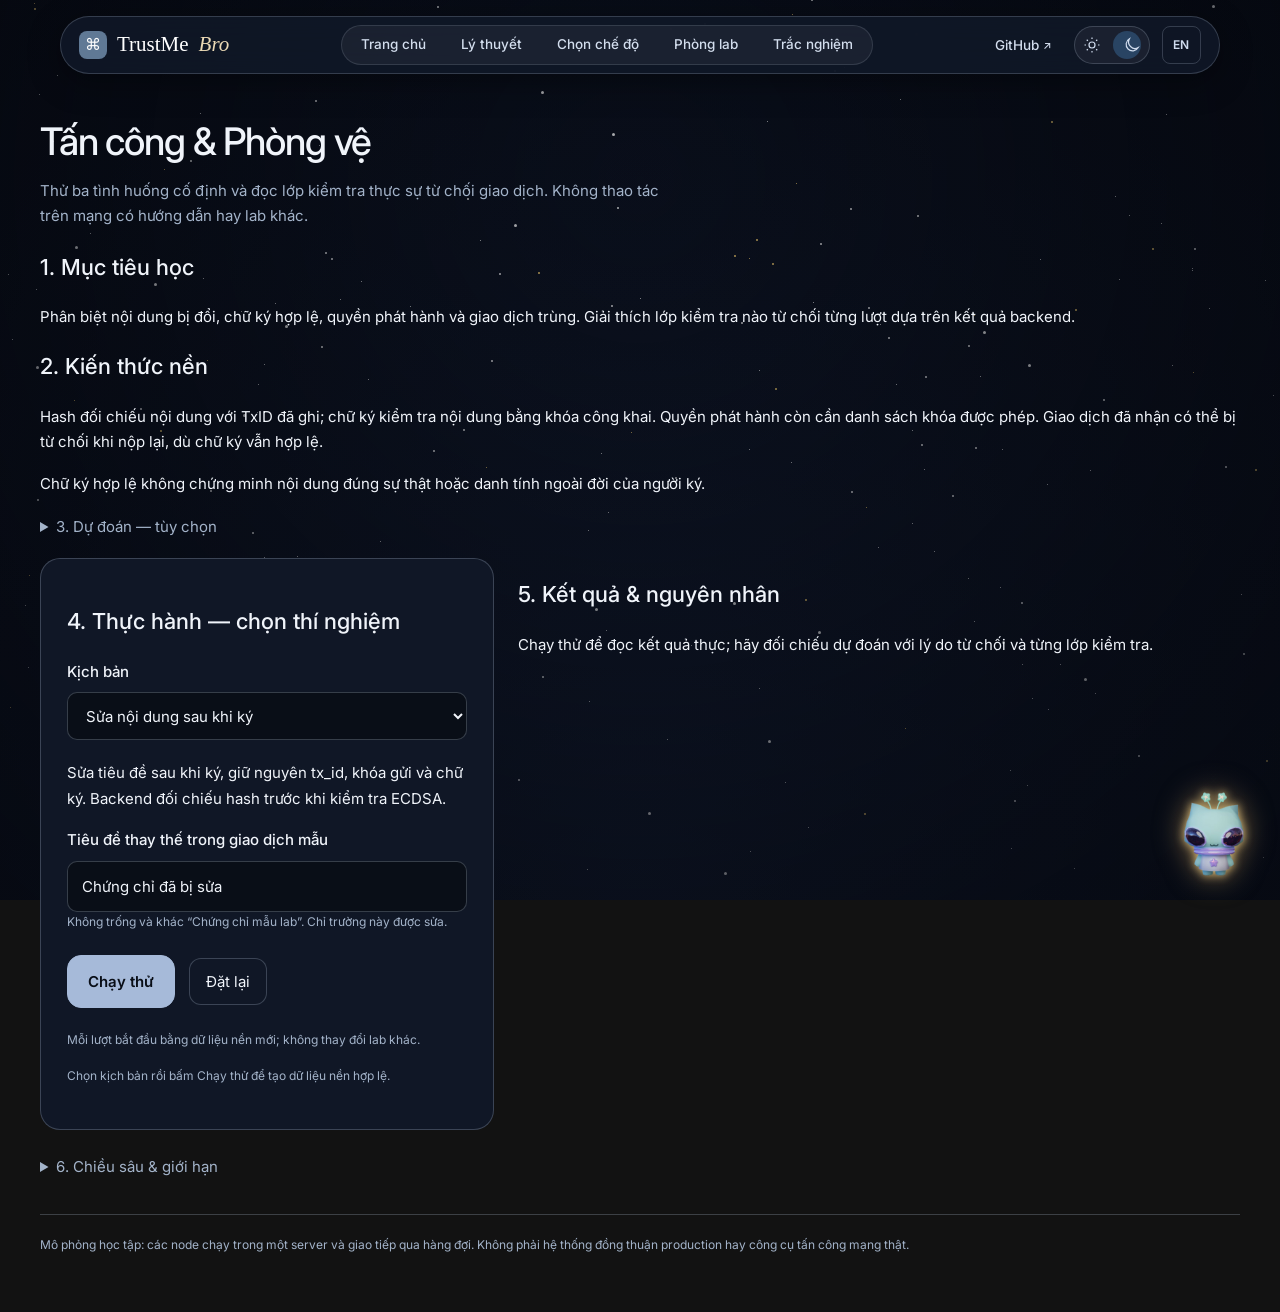
<file: ui/attacks.html>
<!doctype html>
<html lang="vi">
<head>
<meta charset="utf-8"><meta name="viewport" content="width=device-width,initial-scale=1">
<script>try{document.documentElement.dataset.theme=localStorage.getItem('trustmebro-theme')==='light'?'light':'dark'}catch{document.documentElement.dataset.theme='dark'}</script>
<title>Tấn công &amp; Phòng vệ — TrustMeBro</title>
<link href="https://fonts.googleapis.com/css2?family=Inter:wght@400;500;600;700&family=JetBrains+Mono:wght@400;500&display=swap" rel="stylesheet">
<style>
:root{color-scheme:dark;--bg:#090e17;--surface:#101726;--raised:#16253c;--text:#f0f4fa;--muted:#a3b3c9;--line:#bac9df40;--accent:#a6bad9;--gold:#d4a855;--success:#a2e4ba;--error:#f0a8b5}
html[data-theme="light"]{color-scheme:light;--bg:#f4f7fb;--surface:#fff;--raised:#e3eaf3;--text:#20354f;--muted:#465b74;--line:#7990af66;--accent:#35567d;--gold:#876338;--success:#1a6045;--error:#8b1c30}
*{box-sizing:border-box}[hidden]{display:none!important}body{margin:0;background:var(--bg);color:var(--text);font:15px/1.7 Inter,system-ui,sans-serif}a{color:inherit}button,input,select,textarea{font:inherit}button,summary{cursor:pointer}button:disabled{opacity:.5;cursor:not-allowed}a:focus-visible,button:focus-visible,input:focus-visible,select:focus-visible,textarea:focus-visible,summary:focus-visible{outline:2px solid var(--gold);outline-offset:4px}
.shell{max-width:1280px;margin:auto;padding:26px 40px 40px}.masthead{display:flex;justify-content:space-between;align-items:center;flex-wrap:wrap;gap:18px;padding:18px 24px;border:1px solid var(--line);border-radius:24px;background:var(--surface)}.brand{text-decoration:none;font-size:20px;font-weight:600}.brand em{font-style:normal;color:var(--gold)}.utilities,.actions{display:flex;gap:14px;align-items:center;flex-wrap:wrap}.utilities a,.hint{font-size:12px;color:var(--muted)}.secondary{padding:10px 16px;min-height:44px;border:1px solid var(--line);border-radius:12px;background:var(--surface);color:var(--text)}.primary{padding:13px 20px;min-height:48px;border:1px solid var(--accent);border-radius:14px;background:var(--accent);color:var(--bg);font-weight:600}.intro{margin:35px 0 30px}.eyebrow{font:11px 'JetBrains Mono',monospace;color:var(--accent);letter-spacing:.13em}h1{font-size:clamp(30px,4vw,48px);line-height:1.15;font-weight:500;letter-spacing:-.045em}h2{font-size:22px;font-weight:500}p{margin:0 0 16px}.lead,.rail{color:var(--muted)}.workspace{display:grid;grid-template-columns:minmax(0,1.5fr) minmax(250px,.8fr);gap:30px}.panel{padding:26px;border:1px solid var(--line);border-radius:20px;background:var(--surface);min-width:0}.field{margin-bottom:20px}label{display:block;margin-bottom:8px;font-weight:500}input,select,textarea{width:100%;min-height:48px;padding:12px 14px;background:var(--bg);color:var(--text);border:1px solid var(--line);border-radius:10px}.actions{margin:22px 0}.result{padding:18px;margin:20px 0;background:var(--raised);border:1px solid var(--line);border-radius:14px}.valid{border-color:var(--success)}.invalid{border-color:var(--error)}.error{color:var(--error);padding:14px;border:1px solid var(--error);border-radius:12px}.results{display:grid;grid-template-columns:1fr 1fr;gap:24px}.results>*{min-width:0}pre,code{font:12px/1.8 'JetBrains Mono',monospace;white-space:pre-wrap;overflow-wrap:anywhere}details{margin:18px 0}summary{color:var(--muted)}.panel p{overflow-wrap:anywhere}.note{margin-top:35px;padding-top:20px;border-top:1px solid var(--line);color:var(--muted);font-size:12px}
@media(max-width:800px){.shell{padding:12px 20px 30px}.workspace,.results{grid-template-columns:1fr;gap:20px}.panel{padding:20px}.masthead{padding:14px;border-radius:16px}}@media(prefers-reduced-motion:reduce){*{scroll-behavior:auto!important}}
.unexpected{border-color:var(--gold)}.result-context{color:var(--gold)}
.intro{margin:24px 0 20px}.intro h1{font-size:clamp(28px,3vw,38px);letter-spacing:-.03em;margin:10px 0 14px}.intro .eyebrow{display:none}.workspace{grid-template-columns:minmax(280px,.85fr) minmax(0,1.35fr);gap:24px;align-items:start}#attack-results{min-width:0}#attack-results>h2{font-size:18px;margin-top:0}#attack-outcome{margin-top:0}.results{gap:14px}.results .panel{padding:18px}.results h2{font-size:18px}.results p{font-size:13px;line-height:1.7}.attack-explanation{margin:24px 0}.attack-explanation p{max-width:75ch}.lead{max-width:70ch}@media(max-width:900px){.workspace{grid-template-columns:1fr}}
</style>
<link rel="stylesheet" href="/ui/navbar.css">
<link rel="stylesheet" href="/ui/theme-toggle.css">
<link rel="stylesheet" href="/ui/stars.css">
<link rel="stylesheet" href="/ui/chatbot.css">
<script defer src="/ui/stars.js"></script>
<script defer src="/ui/navbar.js"></script>
<script defer src="/ui/i18n.js"></script>
</head>
<body><div id="stars-bg" class="stars-bg" aria-hidden="true"></div><div class="shell">
<header class="new-nav masthead">
  <a class="wordmark brand" href="/landing.html" aria-label="TrustMeBro — Trang chủ">
    <span class="brand-symbol symbol" aria-hidden="true">⌘</span>TrustMe<em>Bro</em>
  </a>
  <nav id="main-nav" aria-label="Điều hướng chính" class="pill-nav-items">
    <a href="/landing.html">Trang chủ</a>
    <a href="/ui/theory.html">Lý thuyết</a>
    <a href="/ui/modes.html">Chọn chế độ</a>
    <a href="/ui/labs.html">Phòng lab</a>
    <a href="/ui/quiz.html">Trắc nghiệm</a>
  </nav>
  <div class="nav-utilities utilities">
    <a class="nav-source" href="https://github.com/nhudoannana/TRUSTMEBRO-blockchain" target="_blank" rel="noopener noreferrer">GitHub <span class="external-label" aria-hidden="true">↗</span></a>
    <button id="attack-theme" class="theme-switch theme-toggle" aria-pressed="false" type="button" aria-label="Chế độ sáng">
      <svg viewBox="0 0 24 24" aria-hidden="true" focusable="false"><circle cx="12" cy="12" r="4"/><path d="M12 2v2m0 16v2M2 12h2m16 0h2M5 5l1.5 1.5m11 11L19 19M5 19l1.5-1.5m11-11L19 5"/></svg>
      <svg viewBox="0 0 24 24" aria-hidden="true" focusable="false"><path d="M20.3 15.4A8.6 8.6 0 0 1 8.6 3.7a8.6 8.6 0 1 0 11.7 11.7Z"/></svg>
    </button>
    <button class="theme-switch lang-btn" id="lang-toggle" type="button" aria-label="Switch to English" title="Switch to English">EN</button>
    <button class="menu-btn" id="menu-btn" aria-expanded="false" aria-controls="main-nav" aria-label="Mở menu">☰</button>
  </div>
</header>
<main><div class="intro"><p class="eyebrow">08 · Tấn công &amp; Phòng vệ</p><h1>Tấn công &amp; Phòng vệ</h1><p class="lead">Thử ba tình huống cố định và đọc lớp kiểm tra thực sự từ chối giao dịch. Không thao tác trên mạng có hướng dẫn hay lab khác.</p></div>
<section id="attack-objectives"><h2>1. Mục tiêu học</h2><p>Phân biệt nội dung bị đổi, chữ ký hợp lệ, quyền phát hành và giao dịch trùng. Giải thích lớp kiểm tra nào từ chối từng lượt dựa trên kết quả backend.</p></section>
<section id="attack-knowledge"><h2>2. Kiến thức nền</h2><p>Hash đối chiếu nội dung với TxID đã ghi; chữ ký kiểm tra nội dung bằng khóa công khai. Quyền phát hành còn cần danh sách khóa được phép. Giao dịch đã nhận có thể bị từ chối khi nộp lại, dù chữ ký vẫn hợp lệ.</p><p>Chữ ký hợp lệ không chứng minh nội dung đúng sự thật hoặc danh tính ngoài đời của người ký.</p></section>
<details id="attack-prediction"><summary>3. Dự đoán — tùy chọn</summary><label for="attack-prediction-input">Bạn nghĩ lớp nào sẽ từ chối? Chữ ký có được kiểm tra không?</label><textarea id="attack-prediction-input" rows="2" maxlength="300"></textarea><p class="hint">Ghi chú chỉ ở trang này, không gửi backend và không chấm tự động. Đối chiếu sau khi chạy.</p></details>
<div class="workspace"><section id="attack-practice" class="panel" aria-labelledby="attack-input-title"><h2 id="attack-input-title">4. Thực hành — chọn thí nghiệm</h2>
<form id="attack-form"><div class="field"><label for="attack-scenario">Kịch bản</label><select id="attack-scenario"><option value="tamper">Sửa nội dung sau khi ký</option><option value="impersonation">Giả danh đơn vị phát hành</option><option value="replay">Nộp lại giao dịch đã gửi</option></select></div>
<p id="attack-explanation"></p><div id="attack-title-field" class="field"><label for="attack-title">Tiêu đề thay thế trong giao dịch mẫu</label><input id="attack-title" maxlength="200" required value="Chứng chỉ đã bị sửa"><p class="hint">Không trống và khác “Chứng chỉ mẫu lab”. Chỉ trường này được sửa.</p></div>
<div class="actions"><button id="attack-run" class="primary">Chạy thử</button><button id="attack-reset" type="button" class="secondary">Đặt lại</button></div><p id="attack-control-note" class="hint" role="status"></p></form>
<p id="attack-status" class="hint" role="status">Chọn kịch bản rồi bấm Chạy thử để tạo dữ liệu nền hợp lệ.</p><p id="attack-error" class="error" role="alert" hidden></p></section>
<section id="attack-causes"><h2>5. Kết quả &amp; nguyên nhân</h2><p>Chạy thử để đọc kết quả thực; hãy đối chiếu dự đoán với lý do từ chối và từng lớp kiểm tra.</p><section id="attack-results" aria-labelledby="attack-result-title" hidden><h2 id="attack-result-title">Nền hợp lệ và dữ liệu tấn công</h2><p id="attack-result-context" class="result-context" role="status"></p><div id="attack-outcome" class="result" role="status"></div><p id="attack-next"></p><div class="results"><article id="attack-baseline" class="panel"></article><article id="attack-data" class="panel"></article></div><details><summary>Chi tiết kỹ thuật — đầy đủ hash, khóa công khai và kết quả backend</summary><pre id="attack-technical"></pre></details></section></section>
</div>
<details id="attack-limits" class="attack-explanation"><summary>6. Chiều sâu &amp; giới hạn</summary><p>Hash giao dịch được đối chiếu trước chữ ký. Sửa sau ký trong lab giữ TxID cũ nên backend dừng ở hash: không gọi đó là kết quả kiểm tra ECDSA thất bại. Giả danh dùng chữ ký hợp lệ của một khóa không được phép phát hành.</p><p>Nộp lại cùng giao dịch là replay / gửi trùng, không phải thí nghiệm chi tiêu kép tiền tệ. Chấp nhận vào mempool chưa phải xác nhận trong block.</p><details><summary>Cô lập, reset &amp; cleanup</summary><p>Mỗi lượt tạo một node trong mạng tạm, kiểm tra hai lần gửi và dừng worker khi hoàn tất hoặc lỗi. Không đào block; không giữ handle hay khóa riêng trong trình duyệt. Tiêu đề giới hạn 200 ký tự.</p><p>Đặt lại chỉ xóa giao diện và ghi chú dự đoán lab này. Yêu cầu đang chạy có thể hoàn tất và tự dọn trên server; kết quả muộn bị bỏ qua. Phiên cookie hiện có được dùng, không có cơ chế phiên riêng.</p></details><h3>Lý thuyết — chưa mô phỏng</h3><p><strong>51% — chưa mô phỏng:</strong> hashrate có thể tác động cuộc đua lịch sử; không tạo quyền giả chữ ký. Không có engine hashrate hay mô hình tiền tệ trong ba lượt thử này. <a href="https://bitcoin.org/bitcoin.pdf">Nguồn: Bitcoin whitepaper, mục 6/11</a>.</p><p><strong>Sybil/Eclipse — chưa mô phỏng:</strong> nhiều danh tính và cô lập kết nối có thể làm sai lệch thông tin một node nhận, không tự cấp work hay bỏ qua validation. <a href="https://www.microsoft.com/en-us/research/publication/the-sybil-attack/">Douceur, 2002</a>; <a href="https://www.usenix.org/conference/usenixsecurity15/technical-sessions/presentation/heilman">Heilman et al., 2015</a>.</p><p><strong>Timejacking — chưa mô phỏng:</strong> rủi ro lệch mốc thời gian phụ thuộc cách node dùng giờ peer/giờ hệ thống. Bitcoin Core 27.0 đã bỏ network-adjusted time khỏi consensus; không khái quát một cơ chế cũ cho mọi phiên bản. <a href="https://bitcoincore.org/en/releases/27.0/">Nguồn: release notes 27.0</a>.</p><p><a href="/ui/theory.html#chuong-7">Đọc lý thuyết và giới hạn kết luận</a> · <a href="/ui/labs.html#tamper">Thử sửa bản sao Node-2 rồi phục hồi từ peer</a>.</p></details></main><p class="note">Mô phỏng học tập: các node chạy trong một server và giao tiếp qua hàng đợi. Không phải hệ thống đồng thuận production hay công cụ tấn công mạng thật.</p>
</div><script src="/ui/session.js"></script><script src="/ui/attacks.js"></script><script src="/ui/chatbot.js" defer></script></body></html>
</file>
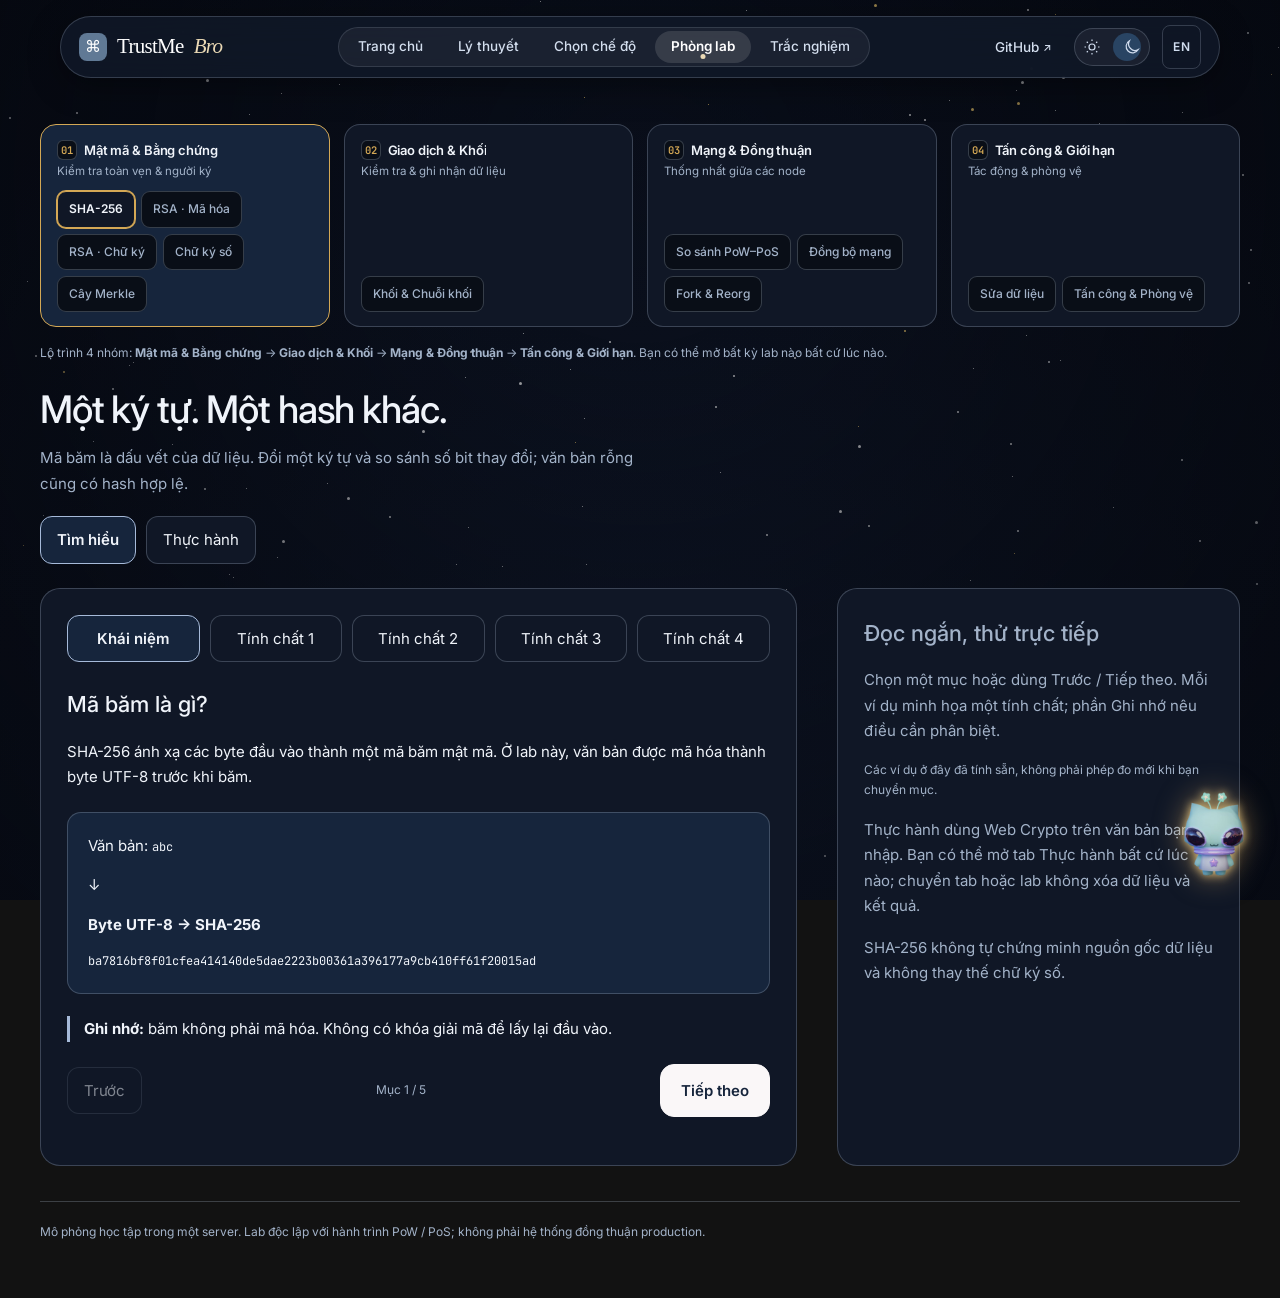
<file: ui/labs.html>
<!doctype html>
<html lang="vi">
<head>
<script>try{document.documentElement.dataset.theme=localStorage.getItem('trustmebro-theme')==='light'?'light':'dark'}catch{document.documentElement.dataset.theme='dark'}</script>
<meta charset="utf-8"><meta name="viewport" content="width=device-width,initial-scale=1">
<title>Phòng thí nghiệm — TrustMeBro</title>
<link rel="preconnect" href="https://fonts.googleapis.com"><link rel="preconnect" href="https://fonts.gstatic.com" crossorigin>
<link href="https://fonts.googleapis.com/css2?family=Inter:wght@400;500;600;700&family=JetBrains+Mono:wght@400;500&display=swap" rel="stylesheet">
<style>
:root{color-scheme:dark;--bg:#090e17;--surface:#101726;--raised:#16253c;--text:#f0f4fa;--muted:#a3b3c9;--line:#bac9df40;--accent:#a6bad9;--gold:#d4a855;--success:#a2e4ba;--error:#f0a8b5;--error-bg:#260f18}
html[data-theme="light"]{color-scheme:light;--bg:#f4f7fb;--surface:#fff;--raised:#e3eaf3;--text:#20354f;--muted:#465b74;--line:#7990af66;--accent:#35567d;--gold:#876338;--success:#1a6045;--error:#8b1c30;--error-bg:#fdf0f3}
*{box-sizing:border-box}[hidden]{display:none!important}body{margin:0;background:var(--bg);color:var(--text);font:15px/1.7 Inter,system-ui,sans-serif}a{color:inherit}button,input,textarea,select{font:inherit}button,summary{cursor:pointer}button:disabled{opacity:.5;cursor:not-allowed}a:focus-visible,button:focus-visible,input:focus-visible,textarea:focus-visible,select:focus-visible,summary:focus-visible{outline:2px solid var(--gold);outline-offset:4px}
.shell{max-width:1280px;margin:auto;padding:26px 40px 40px}.masthead{display:flex;align-items:center;justify-content:space-between;flex-wrap:wrap;gap:18px;padding:18px 24px;border:1px solid var(--line);border-radius:24px;background:var(--surface)}.brand{text-decoration:none;font-size:20px;font-weight:600;letter-spacing:-.7px;white-space:nowrap}.brand em{font-style:normal;color:var(--gold)}.symbol{display:inline-grid;place-items:center;width:30px;height:30px;background:#607995;color:white;border-radius:9px;margin-right:12px;font-size:23px}.utilities,.actions{display:flex;gap:14px;align-items:center;flex-wrap:wrap}.utilities a{font-size:12px;color:var(--muted);text-underline-offset:4px}.theme-switch,.secondary{padding:10px 16px;min-height:44px;border:1px solid var(--line);border-radius:12px;background:var(--surface);color:var(--text)}.theme-switch{font-size:12px}
.lab-nav{display:grid;grid-template-columns:repeat(4,minmax(0,1fr));gap:14px;margin:28px 0 16px}
.lab-nav-group{display:flex;flex-direction:column;padding:14px 16px;border:1px solid var(--line);border-radius:16px;background:var(--surface);min-width:0;transition:border-color .2s,background .2s}
.lab-nav-group:hover{border-color:var(--accent)}
.lab-nav-group:has([aria-current="page"]){border-color:var(--gold);background:var(--raised)}
.lab-nav-group-header{display:flex;align-items:center;gap:7px;margin-bottom:2px}
.lab-nav-group-num{display:inline-grid;place-items:center;width:20px;height:20px;border-radius:6px;background:var(--bg);border:1px solid var(--line);color:var(--gold);font:600 10.5px/1 'JetBrains Mono',monospace}
.lab-nav-group-title{font-size:13px;font-weight:600;color:var(--text);letter-spacing:-.01em;white-space:nowrap;overflow:hidden;text-overflow:ellipsis}
.lab-nav-group-sub{font-size:11.5px;color:var(--muted);margin:0 0 12px;line-height:1.4;white-space:nowrap;overflow:hidden;text-overflow:ellipsis}
.lab-nav-group-items{display:flex;flex-wrap:wrap;gap:6px;margin-top:auto}
.lab-nav a{display:inline-flex;align-items:center;padding:7px 11px;font-size:12px;font-weight:500;text-decoration:none;border:1px solid var(--line);border-radius:9px;background:var(--bg);color:var(--muted);transition:all .15s}
.lab-nav a:hover{border-color:var(--accent);color:var(--text);background:var(--surface)}
.lab-nav a[aria-current="page"]{background:var(--surface);color:var(--text);border-color:var(--gold);font-weight:600;box-shadow:0 0 0 1px var(--gold)}
@media(max-width:1080px){.lab-nav{grid-template-columns:repeat(2,minmax(0,1fr));gap:12px}}
@media(max-width:620px){.lab-nav{grid-template-columns:1fr;gap:10px}}
.intro{margin:35px 0 30px}.eyebrow{font:11px 'JetBrains Mono',monospace;letter-spacing:.13em;color:var(--accent)}h1{font-size:clamp(30px,4vw,48px);font-weight:500;line-height:1.15;letter-spacing:-.045em;margin:12px 0 18px}h2{font-size:22px;font-weight:500;margin:0 0 15px}p{margin:0 0 16px}.lead{max-width:750px;color:var(--muted)}.workspace{display:grid;grid-template-columns:minmax(0,1.5fr) minmax(250px,.8fr);gap:40px}.workspace>*{min-width:0}.panel{padding:26px;border:1px solid var(--line);border-radius:20px;background:var(--surface);min-width:0}.rail{color:var(--muted)}.rail strong{color:var(--text)}.field{margin-bottom:20px}label{display:block;font-weight:500;margin-bottom:8px}input,textarea,select{width:100%;min-height:48px;padding:12px 14px;border:1px solid var(--line);border-radius:10px;background:var(--bg);color:var(--text)}textarea{resize:vertical;min-height:120px}input:disabled,textarea:disabled,select:disabled{opacity:.65}.primary{padding:13px 20px;min-height:48px;border:1px solid #faf7f8;border-radius:14px;background:#faf7f8;color:#16253c;font-weight:600}html[data-theme="light"] .primary{background:#294463;border-color:#294463;color:#fff}.actions{margin:22px 0}.hint,.note{font-size:12px;color:var(--muted)}.note{margin-top:35px;padding-top:20px;border-top:1px solid var(--line)}.result{padding:18px;margin:20px 0;border:1px solid var(--line);border-radius:14px;background:var(--raised)}.result.valid{border-color:var(--success)}.result.invalid,.error{color:var(--error);border-color:var(--error)}.error{padding:14px 18px;border:1px solid;border-radius:10px;background:var(--error-bg);overflow-wrap:anywhere}code,pre{font:12px/1.8 'JetBrains Mono',monospace;overflow-wrap:anywhere}code.digest{display:block;white-space:pre-wrap}pre{white-space:pre-wrap;margin:14px 0;max-width:100%}details{margin:18px 0;min-width:0}summary{color:var(--muted)}details>code{display:block;margin-top:12px}.two-fields{display:grid;grid-template-columns:1fr 1fr;gap:18px}.tree-level{display:grid;grid-template-columns:repeat(auto-fit,minmax(135px,1fr));gap:10px;margin:12px 0 24px}.tree-node{padding:12px;border:1px solid var(--line);border-radius:12px;min-width:0}.tree-node.changed{border-color:var(--gold)}.tree-node small{display:block;color:var(--gold)}.tree-node code{font-size:11px}.level-title{font-size:12px;color:var(--muted);margin-top:20px}
.mode-choice{display:flex;flex-wrap:wrap;gap:18px;border:1px solid var(--line);border-radius:12px;margin:0 0 22px;padding:14px}.mode-choice label,.check-label{display:flex;gap:10px;align-items:center;font-size:14px}.mode-choice input,.check-label input{width:18px;min-height:18px;flex-shrink:0;accent-color:var(--accent)}.comparison-results{margin-top:22px}.comparison-results h2{font-size:20px}.comparison-results .result{margin:0;min-width:0}
.comparison-summary{width:100%;table-layout:fixed;border-collapse:collapse;font-size:13px;margin-top:20px}.comparison-summary caption{text-align:left;font-weight:600;margin-bottom:10px}.comparison-summary th,.comparison-summary td{padding:10px 6px;border-bottom:1px solid var(--line);text-align:left;vertical-align:top;overflow-wrap:anywhere}.comparison-summary td{font-variant-numeric:tabular-nums}
.network-nodes{display:grid;grid-template-columns:repeat(auto-fit,minmax(min(100%,260px),1fr));gap:18px;margin-top:24px}.network-nodes h2{font-size:20px}.network-nodes p{font-size:13px;overflow-wrap:anywhere}
#lab-tamper p,#lab-blocks p{overflow-wrap:anywhere}.lab-nav>span{padding:9px 16px;align-self:center}
.chain-track{display:flex;align-items:flex-start;gap:12px;overflow-x:auto;padding:6px 2px 22px;margin-bottom:24px;max-width:100%;scrollbar-color:var(--accent) var(--surface)}
.chain-card{flex:0 0 310px;max-width:calc(100vw - 64px);min-width:0;padding:20px;border:1px solid var(--line);border-radius:18px;background:var(--surface)}
.chain-card.own-invalid{border-color:var(--error)}.chain-card.prefix-broken{border-color:var(--gold)}.chain-card .chain-prefix-warning{color:var(--gold);border-left:3px solid var(--gold);padding-left:10px}.chain-card p{font-size:12px;line-height:1.8;margin-bottom:12px}.chain-card h3{margin:0 0 15px}.chain-data-preview{white-space:pre-wrap;min-height:44px}
.chain-arrow{flex:0 0 32px;align-self:flex-start;padding-top:90px;text-align:center;font-size:24px;color:var(--accent)}
.chain-card button{width:100%;margin-top:10px}.chain-editor{padding-top:18px;margin-top:18px;border-top:1px solid var(--line)}.chain-editor label{font-size:12px}.chain-editor p{margin-top:12px}
.merkle-diagram{overflow-x:auto;max-width:100%;margin:24px 0;scrollbar-color:var(--accent) var(--surface)}.merkle-svg{display:block;margin:auto;max-width:none}.merkle-edge{fill:none;stroke:var(--muted);stroke-width:2}.merkle-edge.duplicate{stroke-dasharray:5 4}.merkle-edge.proof-edge{stroke:var(--accent);stroke-width:3}.merkle-visual-node{cursor:pointer}.merkle-visual-node rect{fill:var(--surface);stroke:var(--line);stroke-width:2}.merkle-visual-node text{fill:var(--text);font:12px 'JetBrains Mono',monospace}.merkle-visual-node .merkle-marker{font:10px Inter,system-ui,sans-serif}.merkle-visual-node.changed rect{stroke:var(--gold);stroke-width:3}.merkle-visual-node.proof-path rect{fill:var(--raised)}.merkle-visual-node.proof-sibling rect{stroke-dasharray:4 3}.merkle-visual-node:focus-visible rect{stroke:var(--accent);stroke-width:4}.merkle-diagram:focus-visible{outline:2px solid var(--accent);outline-offset:4px}.chain-arrow{flex-basis:96px;text-align:center}.chain-arrow small{display:block;color:var(--muted);font:12px/1.6 Inter,system-ui,sans-serif;white-space:pre-line}.chain-arrow.link-broken,.chain-arrow.link-broken small{color:var(--error)}
@media(max-width:800px){.shell{padding:12px 20px 30px}.masthead{padding:14px;border-radius:16px}.workspace{grid-template-columns:1fr;gap:22px}.panel{padding:20px}.two-fields{grid-template-columns:1fr}.lab-nav{gap:8px}.lab-nav a{padding:8px 12px}.tree-level{grid-template-columns:repeat(auto-fit,minmax(120px,1fr))}}
@media(prefers-reduced-motion:reduce){*{scroll-behavior:auto!important}}
.sha-tabs,.sha-stepper{display:flex;flex-wrap:wrap;gap:10px;margin-bottom:24px}.sha-tabs [aria-selected="true"],.sha-stepper [aria-pressed="true"]{background:var(--raised);border-color:var(--accent);font-weight:600}.sha-stepper button{flex:1 1 100px;white-space:normal}.sha-example{display:grid;gap:14px;padding:20px;margin:22px 0;border:1px solid var(--line);border-radius:14px;background:var(--raised);overflow-wrap:anywhere}.sha-example code{white-space:pre-wrap}.sha-example meter{width:100%;height:22px;accent-color:var(--accent)}.sha-takeaway{border-left:3px solid var(--accent);padding-left:14px}.sha-step-actions{justify-content:space-between}.sha-step-actions button{flex-shrink:0}
.section-label{font-size:14px;font-weight:600;color:var(--accent);margin:24px 0 12px}.hint[role="status"]{line-height:1.8}.chain-arrow{pointer-events:none}.chain-card{overflow-wrap:anywhere}.chain-track:focus-visible{outline:2px solid var(--accent);outline-offset:4px}
.merkle-workspace{grid-template-columns:minmax(0,1fr);gap:20px}.merkle-duplicate-note rect{fill:var(--surface)}.merkle-duplicate-note text{fill:var(--muted);font:12px Inter,system-ui,sans-serif}.merkle-preview{font:11px Inter,system-ui,sans-serif!important}.chain-card:focus-visible{outline:2px solid var(--accent);outline-offset:3px}#chain-add-feedback{margin:16px 0 8px}
.result-metrics{display:grid;grid-template-columns:repeat(auto-fit,minmax(140px,1fr));gap:14px;margin:18px 0}.result-metric{min-width:0;padding:14px;border:1px solid var(--line);border-radius:12px;background:var(--raised)}.metric-label{display:block;color:var(--muted);font-size:13px}.metric-number{display:inline-block;font-size:clamp(24px,3vw,34px);line-height:1.3;font-variant-numeric:tabular-nums;overflow-wrap:anywhere}.metric-unit{margin-left:6px;font-size:13px;color:var(--muted)}mark{background:var(--raised);color:var(--success);font-weight:700}.result-context{color:var(--gold);overflow-wrap:anywhere}
.intro{margin:24px 0 20px}.intro h1{font-size:clamp(28px,3vw,38px);letter-spacing:-.03em;margin:10px 0 14px}.lead{max-width:70ch}.intro .eyebrow{display:none}.network-workspace{display:grid;grid-template-columns:minmax(260px,.75fr) minmax(0,1.65fr);gap:24px;align-items:start}.network-workspace .actions{gap:10px;margin:14px 0}.network-controls .actions button{flex:1 1 160px}.network-controls .hint{font-size:13px}.network-secondary{margin-top:20px;display:flex;gap:10px;flex-wrap:wrap}.network-observation{min-width:0}.network-observation h2{margin-bottom:12px}.network-observation .result{margin:14px 0}.network-connections{display:flex;gap:10px;flex-wrap:wrap;margin:16px 0}.network-connection{font-size:12px;color:var(--success)}.network-connection.disconnected{color:var(--gold);border-bottom:1px dashed var(--gold)}.network-observation .network-nodes{grid-template-columns:repeat(3,minmax(0,1fr));gap:12px;margin-top:16px}.network-node{min-width:0;padding:14px;border:1px solid var(--line);border-radius:14px;background:var(--surface)}.network-node h3{font-size:17px;margin:0 0 10px}.network-node p{line-height:1.65;margin:10px 0;font-size:12px}.network-node.offline{border-style:dashed}.network-node.lagging{border-color:var(--gold)}.network-block{padding:8px;background:var(--raised);border-radius:8px}.network-next{font-size:14px;color:var(--text);margin:12px 0 16px}.network-workspace details{font-size:13px}.network-node details{margin-bottom:0}.network-node summary{min-height:44px;display:flex;align-items:center}.network-node pre{font-size:11px}.network-secondary button{font-size:13px}.network-workspace~details{margin-top:20px}
@media(max-width:1000px){.network-workspace{grid-template-columns:1fr}.network-observation .network-nodes{grid-template-columns:repeat(3,minmax(0,1fr))}}@media(max-width:560px){.network-observation .network-nodes{grid-template-columns:1fr}.network-node{display:block}.network-workspace{gap:16px}.network-controls .actions button{flex-basis:100%}.network-node .metric-number{font-size:28px}}
#lab-merkle .merkle-learning{margin:24px 0;padding:18px 0;border-bottom:1px solid var(--line)}
#lab-merkle .merkle-learning>h2{margin-top:0}
#lab-merkle .merkle-workspace{grid-template-columns:minmax(280px,.85fr) minmax(0,1.4fr);align-items:start}
#lab-merkle .merkle-verify-workspace{grid-template-columns:minmax(0,1fr) minmax(0,1fr);align-items:start}
#lab-merkle .panel,#lab-merkle .merkle-observation{min-width:0}
#lab-merkle pre,#lab-merkle code,#lab-merkle .result{white-space:pre-wrap;overflow-wrap:anywhere;word-break:break-word}
#lab-merkle input,#lab-merkle select,#lab-merkle textarea{max-width:100%;min-width:0}
#lab-merkle .merkle-proof-row{display:grid;grid-template-columns:minmax(0,1fr) minmax(130px,.4fr);gap:10px;align-items:end;margin:18px 0}
#lab-merkle .merkle-proof-row .field{margin:0}
#lab-merkle .merkle-proof-row button{justify-self:start}
#lab-merkle [data-stale="true"]{border:1px dashed var(--gold);padding:12px}
#lab-merkle :focus-visible{outline:2px solid var(--accent);outline-offset:3px}
#lab-merkle .actions{margin:14px 0}
#lab-merkle .merkle-diagram{max-width:100%}
#lab-merkle #merkle-verify-trace{font-size:12px;line-height:1.8}
@media(max-width:800px){#lab-merkle .merkle-workspace,#lab-merkle .merkle-verify-workspace{grid-template-columns:minmax(0,1fr)}#lab-merkle .merkle-proof-row{grid-template-columns:minmax(0,1fr)}#lab-merkle .actions button{flex:1 1 180px}}

/* Fork lab uses the existing palette and form conventions. */
#lab-fork .fork-workspace{grid-template-columns:minmax(280px,1fr) minmax(300px,1fr);align-items:start}
#lab-fork select,#lab-fork input:not([type=checkbox]),#lab-fork textarea{width:100%;background:var(--surface);color:var(--text);border:1px solid var(--line);border-radius:8px;padding:10px;margin:6px 0 12px}
#lab-fork label{display:block}
#lab-fork button{margin:4px 4px 4px 0}
#lab-fork .fork-nodes{display:grid;gap:18px;margin:20px 0}
#lab-fork .fork-node-card{min-width:0}
#lab-fork pre,#lab-fork .digest{white-space:pre-wrap;overflow-wrap:anywhere;word-break:break-word}
#lab-fork .fork-tree{overflow-x:auto;border:1px solid var(--line);padding:12px;max-width:100%;border-radius:8px}
#lab-fork .fork-levels{display:flex;gap:20px;width:max-content}
#lab-fork .fork-level{width:230px}
#lab-fork .fork-block{border:1px solid var(--line);border-left:4px solid var(--gold);border-radius:8px;padding:10px;margin:10px 0}
#lab-fork .fork-block.active{border-left-color:var(--success)}
#lab-fork .fork-block.stale{border-style:dashed}
#lab-fork .fork-message{border-bottom:1px solid var(--line);padding:8px 0}
#lab-fork .fork-continuation{border-left:3px solid var(--gold);padding-left:12px;margin:16px 0}
#lab-fork input[type=checkbox]{width:20px;height:20px;min-height:20px;padding:0;flex:none;accent-color:var(--gold)}
#lab-fork .fork-tx{display:flex;gap:8px;align-items:flex-start}
#lab-fork :focus-visible{outline:2px solid var(--gold);outline-offset:3px}
@media(max-width:760px){#lab-fork .fork-workspace{grid-template-columns:1fr}#lab-fork .panel{padding:16px}#lab-fork .fork-level{width:210px}}
#lab-rsa-oaep .rsa-learning{margin:24px 0;padding-bottom:20px;border-bottom:1px solid var(--line)}
#lab-rsa-oaep .rsa-data{white-space:pre-wrap;overflow-wrap:anywhere;word-break:break-word}
#lab-rsa-oaep .workspace{grid-template-columns:minmax(0,1fr) minmax(0,1fr);align-items:start}
#lab-rsa-oaep .panel{min-width:0}#lab-rsa-oaep .rsa-backend-note{color:var(--gold)}
#lab-rsa-oaep textarea{width:100%;box-sizing:border-box}#lab-rsa-oaep h3{margin-top:0}
@media(max-width:760px){#lab-rsa-oaep .workspace{grid-template-columns:1fr}}
#lab-rsa-pss .rsa-learning{margin:24px 0;padding-bottom:20px;border-bottom:1px solid var(--line)}
#lab-rsa-pss .rsa-data{white-space:pre-wrap;overflow-wrap:anywhere;word-break:break-word}
#lab-rsa-pss .workspace{grid-template-columns:minmax(0,1fr) minmax(0,1fr);align-items:start}
#lab-rsa-pss .panel{min-width:0}#lab-rsa-pss .rsa-backend-note{color:var(--gold)}
#lab-rsa-pss textarea{width:100%;box-sizing:border-box}#lab-rsa-pss h3{margin-top:0}
@media(max-width:760px){#lab-rsa-pss .workspace{grid-template-columns:1fr}}
.pedagogy-card{padding:18px 22px;border:1px solid var(--line);border-radius:16px;background:var(--surface);margin:16px 0 24px}
.pedagogy-card h2{font-size:15px;font-weight:600;margin:0 0 10px;color:var(--gold);display:flex;align-items:center;gap:8px}
.pedagogy-card ul{margin:0;padding-left:18px;color:var(--muted);font-size:13.5px;line-height:1.7}
.pedagogy-card li{margin-bottom:5px}
.pedagogy-card li:last-child{margin-bottom:0}
.pedagogy-card li strong{color:var(--text)}
.hypothesis-box{padding:18px 20px;border:1px solid var(--line);border-radius:16px;background:var(--raised);margin:0 0 24px}
.hypothesis-box h3{font-size:14.5px;font-weight:600;margin:0 0 6px;color:var(--text)}
.hypothesis-desc{font-size:13px;color:var(--muted);margin-bottom:12px;line-height:1.6}
.hypothesis-options{display:grid;gap:8px}
.hypothesis-options label{display:flex;align-items:center;gap:12px;font-size:13.5px;line-height:1.5;padding:11px 15px;border:1px solid var(--line);border-radius:12px;cursor:pointer;background:var(--surface);transition:border-color .15s,background-color .15s}
.hypothesis-options label:hover{border-color:var(--accent);background:var(--bg)}
.hypothesis-options label:has(input:checked){border-color:var(--gold);background:var(--bg)}
.hypothesis-options input[type="radio"]{width:18px!important;min-height:18px!important;height:18px!important;margin:0!important;accent-color:var(--gold);flex-shrink:0;cursor:pointer}
.hypothesis-feedback{margin-top:12px;padding:12px 16px;border-radius:12px;font-size:13px;line-height:1.6;display:none}
.hypothesis-feedback.correct{background:#133827;color:var(--success);border:1px solid var(--success);display:block}
.hypothesis-feedback.incorrect{background:var(--error-bg);color:var(--error);border:1px solid var(--error);display:block}
html[data-theme="light"] .hypothesis-feedback.correct{background:#e3f5eb;color:#1a6045}
.preset-strip{display:flex;align-items:center;gap:8px;flex-wrap:wrap;margin:12px 0 18px}
.preset-strip .hint{margin:0 4px 0 0;font-size:13px}
.preset-strip button{padding:6px 14px;min-height:36px;font-size:13px;border-radius:10px}
.merkle-flow-tracker{display:flex;align-items:center;justify-content:space-between;flex-wrap:wrap;gap:8px;padding:12px 16px;border:1px solid var(--line);border-radius:14px;background:var(--raised);margin:16px 0 20px}
.flow-step{display:flex;align-items:center;gap:8px;min-width:120px}
.flow-num{display:inline-grid;place-items:center;width:22px;height:22px;border-radius:50%;background:var(--surface);border:1px solid var(--accent);color:var(--text);font:600 11px/1 'JetBrains Mono',monospace}
.flow-text{display:flex;flex-direction:column;font-size:12px}
.flow-text strong{color:var(--text);font-size:12px;font-weight:600}
.flow-text small{color:var(--muted);font-size:11px}
.flow-arrow{color:var(--muted);font-size:14px}
@media(max-width:650px){.flow-arrow{display:none}}
</style>
<link rel="stylesheet" href="/ui/navbar.css">
<link rel="stylesheet" href="/ui/theme-toggle.css">
<link rel="stylesheet" href="/ui/border-glow.css">
<link rel="stylesheet" href="/ui/stars.css">
<link rel="stylesheet" href="/ui/chatbot.css">
<script src="/ui/i18n.js" defer></script>
</head>
<body>
<div id="stars-bg" class="stars-bg" aria-hidden="true"></div>
<div class="shell">
<header class="new-nav masthead">
  <a class="wordmark brand" href="/landing.html" aria-label="TrustMeBro — Trang chủ">
    <span class="brand-symbol symbol" aria-hidden="true">⌘</span>TrustMe<em>Bro</em>
  </a>
  <nav id="main-nav" aria-label="Điều hướng chính" class="pill-nav-items">
    <a href="/landing.html">Trang chủ</a>
    <a href="/ui/theory.html">Lý thuyết</a>
    <a href="/ui/modes.html">Chọn chế độ</a>
    <a href="/ui/modes.html#labs" class="is-active" aria-current="page">Phòng lab</a>
    <a href="/ui/quiz.html">Trắc nghiệm</a>
  </nav>
  <div class="nav-utilities utilities">
    <a class="nav-source" href="https://github.com/nhudoannana/TRUSTMEBRO-blockchain" target="_blank" rel="noopener noreferrer">GitHub <span class="external-label" aria-hidden="true">↗</span></a>
    <button id="theme-toggle" class="theme-switch theme-toggle" aria-pressed="false" type="button" aria-label="Chế độ sáng">
      <svg viewBox="0 0 24 24" aria-hidden="true" focusable="false"><circle cx="12" cy="12" r="4"/><path d="M12 2v2m0 16v2M2 12h2m16 0h2M5 5l1.5 1.5m11 11L19 19M5 19l1.5-1.5m11-11L19 5"/></svg>
      <svg viewBox="0 0 24 24" aria-hidden="true" focusable="false"><path d="M20.3 15.4A8.6 8.6 0 0 1 8.6 3.7a8.6 8.6 0 1 0 11.7 11.7Z"/></svg>
    </button>
    <button class="theme-switch lang-btn" id="lang-toggle" type="button" aria-label="Switch to English" title="Switch to English">EN</button>
    <button class="menu-btn" id="menu-btn" aria-expanded="false" aria-controls="main-nav" aria-label="Mở menu">☰</button>
  </div>
</header>
<nav class="lab-nav" aria-label="Chọn lab">
<div class="lab-nav-group">
<div class="lab-nav-group-header"><span class="lab-nav-group-num">01</span><span class="lab-nav-group-title">Mật mã &amp; Bằng chứng</span></div>
<p class="lab-nav-group-sub">Kiểm tra toàn vẹn &amp; người ký</p>
<div class="lab-nav-group-items"><a href="#sha" data-lab="sha">SHA-256</a><a href="#rsa-oaep" data-lab="rsa-oaep">RSA · Mã hóa</a><a href="#rsa-pss" data-lab="rsa-pss">RSA · Chữ ký</a><a href="#signatures" data-lab="signatures">Chữ ký số</a><a href="#merkle" data-lab="merkle">Cây Merkle</a></div>
</div>
<div class="lab-nav-group">
<div class="lab-nav-group-header"><span class="lab-nav-group-num">02</span><span class="lab-nav-group-title">Giao dịch &amp; Khối</span></div>
<p class="lab-nav-group-sub">Kiểm tra &amp; ghi nhận dữ liệu</p>
<div class="lab-nav-group-items"><a href="#blocks" data-lab="blocks">Khối &amp; Chuỗi khối</a></div>
</div>
<div class="lab-nav-group">
<div class="lab-nav-group-header"><span class="lab-nav-group-num">03</span><span class="lab-nav-group-title">Mạng &amp; Đồng thuận</span></div>
<p class="lab-nav-group-sub">Thống nhất giữa các node</p>
<div class="lab-nav-group-items"><a href="#consensus" data-lab="consensus">So sánh PoW–PoS</a><a href="#network" data-lab="network">Đồng bộ mạng</a><a href="#fork" data-lab="fork">Fork &amp; Reorg</a></div>
</div>
<div class="lab-nav-group">
<div class="lab-nav-group-header"><span class="lab-nav-group-num">04</span><span class="lab-nav-group-title">Tấn công &amp; Giới hạn</span></div>
<p class="lab-nav-group-sub">Tác động &amp; phòng vệ</p>
<div class="lab-nav-group-items"><a href="#tamper" data-lab="tamper">Sửa dữ liệu</a><a href="/ui/attacks.html">Tấn công &amp; Phòng vệ</a></div>
</div>
</nav>
<p class="hint">Lộ trình 4 nhóm: <strong>Mật mã &amp; Bằng chứng</strong> → <strong>Giao dịch &amp; Khối</strong> → <strong>Mạng &amp; Đồng thuận</strong> → <strong>Tấn công &amp; Giới hạn</strong>. Bạn có thể mở bất kỳ lab nào bất cứ lúc nào.</p>
<main>
<section id="lab-sha" aria-labelledby="sha-title">
<div class="intro"><p class="eyebrow">01 · Mã băm</p><h1 id="sha-title" tabindex="-1">Một ký tự. Một hash khác.</h1><p class="lead">Mã băm là dấu vết của dữ liệu. Đổi một ký tự và so sánh số bit thay đổi; văn bản rỗng cũng có hash hợp lệ.</p></div>
<div class="sha-tabs" role="tablist" aria-label="SHA-256: tìm hiểu hoặc thực hành">
<button id="sha-tab-theory" class="secondary" type="button" role="tab" aria-selected="true" aria-controls="sha-theory">Tìm hiểu</button>
<button id="sha-tab-practice" class="secondary" type="button" role="tab" aria-selected="false" aria-controls="sha-practice" tabindex="-1">Thực hành</button>
</div>
<div id="sha-theory" role="tabpanel" aria-labelledby="sha-tab-theory">
<div class="workspace"><div class="panel">
<nav class="sha-stepper" aria-label="Các mục tìm hiểu SHA-256">
<button id="sha-topic-0" type="button" class="secondary" aria-pressed="true" aria-controls="sha-lesson-0">Khái niệm</button>
<button id="sha-topic-1" type="button" class="secondary" aria-pressed="false" aria-controls="sha-lesson-1">Tính chất 1</button>
<button id="sha-topic-2" type="button" class="secondary" aria-pressed="false" aria-controls="sha-lesson-2">Tính chất 2</button>
<button id="sha-topic-3" type="button" class="secondary" aria-pressed="false" aria-controls="sha-lesson-3">Tính chất 3</button>
<button id="sha-topic-4" type="button" class="secondary" aria-pressed="false" aria-controls="sha-lesson-4">Tính chất 4</button>
</nav>
<article id="sha-lesson-0" aria-labelledby="sha-lesson-title-0">
<h2 id="sha-lesson-title-0">Mã băm là gì?</h2>
<p>SHA-256 ánh xạ các byte đầu vào thành một mã băm mật mã. Ở lab này, văn bản được mã hóa thành byte UTF-8 trước khi băm.</p>
<div class="sha-example"><span>Văn bản: <code>abc</code></span><span aria-hidden="true">↓</span><strong>Byte UTF-8 → SHA-256</strong><code class="digest">ba7816bf8f01cfea414140de5dae2223b00361a396177a9cb410ff61f20015ad</code></div>
<p class="sha-takeaway"><strong>Ghi nhớ:</strong> băm không phải mã hóa. Không có khóa giải mã để lấy lại đầu vào.</p>
</article>
<article id="sha-lesson-1" aria-labelledby="sha-lesson-title-1" hidden>
<h2 id="sha-lesson-title-1">Độ dài cố định</h2><p>Dù đầu vào dài hay ngắn, SHA-256 luôn trả về 256 bit = 32 byte = 64 ký tự hex.</p>
<div class="sha-example"><div><strong>Ngắn: <code>abc</code> · 3 byte</strong><code class="digest">ba7816bf8f01cfea414140de5dae2223b00361a396177a9cb410ff61f20015ad</code><span>64 ký tự hex</span></div><div><strong>Dài: <code>abc</code> lặp 20 lần · 60 byte</strong><code class="digest">ca22c3641057a560534c040f51c6f6818c399ae9e47d35b4a9792750c2287f67</code><span>64 ký tự hex</span></div></div>
<p class="sha-takeaway"><strong>Ghi nhớ:</strong> độ dài mã băm không cho biết độ dài dữ liệu gốc.</p>
</article>
<article id="sha-lesson-2" aria-labelledby="sha-lesson-title-2" hidden>
<h2 id="sha-lesson-title-2">Tính xác định</h2><p>Cùng các byte đầu vào luôn tạo cùng mã băm. Chữ hoa/thường, khoảng trắng và cách biểu diễn Unicode có thể làm byte khác nhau.</p>
<div class="sha-example"><code>abc → ba7816bf…f20015ad</code><code>abc → ba7816bf…f20015ad</code><strong>Cùng byte → cùng hash</strong><code>é: c3 a9 ≠ e + dấu sắc kết hợp: 65 cc 81</code><span>Hai cách biểu diễn Unicode có thể nhìn giống nhau nhưng byte khác nhau; lab không tự chuẩn hóa Unicode.</span></div>
<p class="sha-takeaway"><strong>Ghi nhớ:</strong> so sánh chính xác byte, không chỉ hình thức văn bản trên màn hình.</p>
</article>
<article id="sha-lesson-3" aria-labelledby="sha-lesson-title-3" hidden>
<h2 id="sha-lesson-title-3">Hiệu ứng Avalanche</h2><p>Thay đổi nhỏ thường làm khoảng một nửa số bit đầu ra thay đổi khi quan sát nhiều lần thử. Một kết quả riêng không cần đúng 50%.</p>
<div class="sha-example"><span><code>abc</code> → <code>abd</code> · thay một ký tự</span><strong>122 / 256 bit khác nhau · 47,66%</strong><meter min="0" max="256" value="122" aria-label="Ví dụ abc và abd: 122 trên 256 bit khác nhau">122/256</meter><span>Đếm bit khác nhau bằng XOR hai digest, không đếm ký tự hex khác nhau trên 64 ký tự.</span></div>
<p class="sha-takeaway"><strong>Ghi nhớ:</strong> thử nhiều đầu vào trong Thực hành; không cần đạt 50% hay 100%.</p>
</article>
<article id="sha-lesson-4" aria-labelledby="sha-lesson-title-4" hidden>
<h2 id="sha-lesson-title-4">Kháng tiền ảnh &amp; kháng va chạm</h2><p>Khó tìm đầu vào cho một hash cho trước (tiền ảnh); khó tìm hai đầu vào khác nhau có cùng hash (va chạm). Đây không phải lời khẳng định va chạm bất khả thi về toán học.</p>
<div class="sha-example"><div><strong>Tiền ảnh</strong><code>Hash cho trước ← ? đầu vào</code></div><div><strong>Va chạm</strong><code>Đầu vào A ≠ B → cùng hash?</code></div><span>Không gian đầu vào lớn hơn không gian 256 bit; va chạm có thể tồn tại, nhưng tìm được chúng là bài toán khó.</span></div>
<p class="sha-takeaway"><strong>Ghi nhớ:</strong> băm đơn thuần không che giấu dữ liệu dễ đoán. Người khác có thể băm các phỏng đoán và đối chiếu.</p>
</article>
<div class="actions sha-step-actions"><button id="sha-previous" class="secondary" type="button" disabled>Trước</button><span id="sha-step-status" class="hint" role="status">Mục 1 / 5</span><button id="sha-next" class="primary" type="button">Tiếp theo</button></div>
</div><aside class="panel rail"><h2>Đọc ngắn, thử trực tiếp</h2><p>Chọn một mục hoặc dùng Trước / Tiếp theo. Mỗi ví dụ minh họa một tính chất; phần Ghi nhớ nêu điều cần phân biệt.</p><p class="hint">Các ví dụ ở đây đã tính sẵn, không phải phép đo mới khi bạn chuyển mục.</p><p>Thực hành dùng Web Crypto trên văn bản bạn nhập. Bạn có thể mở tab Thực hành bất cứ lúc nào; chuyển tab hoặc lab không xóa dữ liệu và kết quả.</p><p>SHA-256 không tự chứng minh nguồn gốc dữ liệu và không thay thế chữ ký số.</p></aside></div>
</div>
<div id="sha-practice" role="tabpanel" aria-labelledby="sha-tab-practice" hidden>
<div class="workspace"><div class="panel"><h2>Dữ liệu đầu vào</h2><form id="hash-form"><div class="two-fields"><div class="field"><label for="hash-a">Văn bản gốc</label><textarea id="hash-a" maxlength="10000">TrustMeBro</textarea></div><div class="field"><label for="hash-b">Văn bản đã sửa</label><textarea id="hash-b" maxlength="10000">TrustMeBro!</textarea></div></div><h3 class="section-label">Thao tác</h3><div class="actions"><button id="hash-submit" class="primary">Tính và so sánh SHA-256</button></div></form><button id="hash-reset" class="secondary">Reset lab SHA-256</button><p id="hash-error" class="error" role="alert" hidden></p><h3 class="section-label">Kết quả</h3><div id="hash-result" class="result" aria-live="polite" hidden><p id="hash-result-context" class="result-context"></p><div id="hash-metrics" class="result-metrics"></div><p>SHA-256 / Gốc</p><code id="hash-original" class="digest"></code><p>SHA-256 / Đã sửa</p><code id="hash-edited" class="digest"></code><p id="hash-difference"></p></div><p id="hash-status" class="hint" role="status">Nhập hai văn bản rồi bấm tính để xem kết quả.</p></div>
<aside class="panel rail"><h2>Thử một thay đổi nhỏ</h2><p>Thêm dấu chấm hoặc một khoảng trắng. Sau đó thử để cả hai ô trống: hash của chuỗi rỗng vẫn hợp lệ.</p><details><summary>Chi tiết kỹ thuật</summary><p>Web Crypto băm byte UTF-8 do TextEncoder tạo ra. Kết quả có 256 bit, biểu diễn bằng 64 ký tự hex. Số bit khác nhau được đếm bằng XOR hai digest.</p><p>Không phải lần nào cũng thay đổi đúng một nửa số bit. Hash không mã hóa nội dung và không thể giải mã để lấy lại văn bản.</p></details><p class="hint">Chạy trong trình duyệt. Không tạo transaction, không gửi văn bản này vào mạng demo.</p></aside></div></div></section>
<section id="lab-signatures" aria-labelledby="signatures-title" hidden>
<div class="intro"><p class="eyebrow">02 · Xác thực</p><h1 id="signatures-title" tabindex="-1">Một chữ ký. Hai cách kiểm tra.</h1><p class="lead">Chữ ký giúp kiểm tra thông điệp và khóa đã dùng để ký. Ký một thông điệp, sửa bản sao rồi xác minh lại bằng khóa tạm.</p></div>
<div class="sha-tabs" role="tablist" aria-label="signatures: tìm hiểu hoặc thực hành"><button id="signatures-tab-theory" class="secondary" type="button" role="tab" aria-controls="signatures-theory" aria-selected="true">Tìm hiểu</button><button id="signatures-tab-practice" class="secondary" type="button" role="tab" aria-controls="signatures-practice" aria-selected="false" tabindex="-1">Thực hành</button></div><div id="signatures-theory" role="tabpanel" aria-labelledby="signatures-tab-theory"><div class="workspace"><div class="panel"><nav class="sha-stepper" aria-label="Các mục tìm hiểu"><button id="signatures-topic-0" type="button" class="secondary" aria-controls="signatures-lesson-0" aria-pressed="true">Cặp khóa</button><button id="signatures-topic-1" type="button" class="secondary" aria-controls="signatures-lesson-1" aria-pressed="false">Ký thông điệp</button><button id="signatures-topic-2" type="button" class="secondary" aria-controls="signatures-lesson-2" aria-pressed="false">Xác minh</button><button id="signatures-topic-3" type="button" class="secondary" aria-controls="signatures-lesson-3" aria-pressed="false">Thử sửa</button></nav><article id="signatures-lesson-0" aria-labelledby="signatures-lesson-title-0" ><h2 id="signatures-lesson-title-0">Cặp khóa</h2><p>Một khóa riêng dùng để ký; khóa công khai tương ứng dùng để xác minh. Khóa tạm trong lab được tạo và giữ trên server.</p><div class="sha-example"><pre>Khóa riêng (server) → ký
Khóa công khai → kiểm tra</pre></div><p class="sha-takeaway"><strong>Ghi nhớ:</strong> Không gửi khóa riêng cho người kiểm tra; trình duyệt chỉ nhận handle và dữ liệu công khai.</p></article>
<article id="signatures-lesson-1" aria-labelledby="signatures-lesson-title-1" hidden><h2 id="signatures-lesson-title-1">Ký thông điệp</h2><p>Wallet hiện có dùng ECDSA trên secp256k1 với SHA-256, ký byte UTF-8; chữ ký DER được biểu diễn bằng hex. Đây không phải RSA.</p><div class="sha-example"><pre>Thông điệp + khóa riêng → chữ ký
Thông điệp vẫn đọc được</pre></div><p class="sha-takeaway"><strong>Ghi nhớ:</strong> Ký không mã hóa thông điệp và không xác nhận danh tính pháp lý ngoài đời.</p></article>
<article id="signatures-lesson-2" aria-labelledby="signatures-lesson-title-2" hidden><h2 id="signatures-lesson-title-2">Xác minh</h2><p>Kiểm tra thông điệp và chữ ký bằng khóa công khai bạn chọn. Kết quả phụ thuộc đúng bộ dữ liệu đó.</p><div class="sha-example"><pre>Thông điệp + chữ ký + khóa công khai
→ hợp lệ / không hợp lệ</pre></div><p class="sha-takeaway"><strong>Ghi nhớ:</strong> Chữ ký hợp lệ chứng minh quan hệ với khóa ký, không chứng minh nội dung là sự thật.</p></article>
<article id="signatures-lesson-3" aria-labelledby="signatures-lesson-title-3" hidden><h2 id="signatures-lesson-title-3">Thử sửa</h2><p>Sửa bản sao thông điệp hoặc dùng khóa khác trong khi giữ chữ ký gốc, rồi yêu cầu xác minh lại.</p><div class="sha-example"><pre>Bản gốc + khóa đã ký → thử xác minh
Bản sửa / khóa khác + chữ ký cũ → thử lại</pre></div><p class="sha-takeaway"><strong>Ghi nhớ:</strong> Tạo khóa, ký rồi kiểm tra bằng các nút thực hành; chuyển bài học không tự ký hay xóa khóa.</p></article><div class="actions sha-step-actions"><button id="signatures-previous" type="button" class="secondary" disabled>Trước</button><span id="signatures-step-status" class="hint" role="status">Mục 1 / 4</span><button id="signatures-next" class="primary" type="button">Tiếp theo</button></div></div><aside class="panel rail"><h2>Thử trong thực hành</h2><p>Tạo khóa tạm → ký thông điệp → xác minh → sửa bản sao hoặc thử khóa khác. Handle hết hạn sau 15 phút; chuyển tab không tạo hay reset khóa.</p><p class="hint">Sơ đồ là minh họa, không phải kết quả mới. Mở Thực hành bất cứ lúc nào; dữ liệu hiện có được giữ khi chuyển tab hoặc bài học.</p></aside></div></div><div id="signatures-practice" role="tabpanel" aria-labelledby="signatures-tab-practice" tabindex="0" hidden>

<div class="workspace"><div class="panel"><h2>Khóa tạm &amp; thông điệp</h2><div class="actions"><button id="sig-create" class="primary">1. Tạo khóa tạm</button><button id="sig-other" class="secondary">Tạo khóa khác để thử</button></div><p id="sig-control-note" class="hint" role="status"></p><p id="sig-key-status" class="hint">Chưa có khóa tạm.</p><details><summary>Chi tiết kỹ thuật — khóa công khai và địa chỉ đầy đủ</summary><pre id="sig-public"></pre></details>
<form id="signature-form"><div class="field"><label for="sig-message">Thông điệp cần ký (chấp nhận chuỗi rỗng)</label><textarea id="sig-message" maxlength="10000">TrustMeBro</textarea></div><button id="sig-sign" class="primary" disabled>2. Ký thông điệp</button></form><details><summary>Chi tiết kỹ thuật — chữ ký thật (hex)</summary><code id="sig-signature" class="digest"></code><pre id="sig-signed-message"></pre></details>
<div class="field"><label for="sig-presented">Bản thông điệp để thử sửa — giữ nguyên chữ ký</label><textarea id="sig-presented" maxlength="10000"></textarea></div><div class="field"><label for="sig-key-choice">Khóa công khai dùng kiểm tra bản xuất trình</label><select id="sig-key-choice"><option value="original">Khóa đã ký</option><option value="other" id="sig-other-option" disabled>Khóa khác — chưa tạo</option></select></div>
<div class="actions"><button id="sig-original" class="primary" disabled>3. Xác minh bản gốc</button><button id="sig-verify" class="secondary" disabled>Kiểm tra bản đã sửa / khóa đã chọn</button><button id="sig-reset" class="secondary">Reset lab chữ ký</button></div><h3 class="section-label">Kết quả kiểm tra</h3><p id="sig-status" class="hint" role="status">Chưa ký.</p><p id="sig-error" class="error" role="alert" hidden></p><div id="sig-result" class="result" role="status" hidden></div></div>
<aside class="panel rail"><h2>Thử sửa một ký tự</h2><p>Tạo khóa → ký → xác minh gốc. Sửa bản sao rồi kiểm tra lại. Thử tạo khóa khác và dùng nó kiểm tra cùng chữ ký.</p><p>Chữ ký kiểm tra <strong>tính toàn vẹn và khóa ký</strong>. Không mã hóa thông điệp, không chứng minh danh tính pháp lý ngoài đời.</p><details><summary>Khóa tạm và giới hạn mô phỏng</summary><p>Backend dùng Wallet hiện có: secp256k1, ECDSA với SHA-256, thông điệp UTF-8, chữ ký DER dạng hex. Khóa riêng ở server, không trả về trình duyệt.</p><p>Handle có hiệu lực 15 phút; tối đa 64 khóa tạm trong mỗi phiên mô phỏng của trình duyệt. Khóa hết hạn bị dọn khi có thao tác khóa tiếp theo. Reset lab xóa các handle của lab này; rời trang gửi yêu cầu dọn best effort. Nếu mất kết nối, expiry là phương án dự phòng. Restart server xóa toàn bộ khóa tạm.</p><p>Reset phiên journey không reset lab. Reset khóa cũng không làm chữ ký cũ mất hiệu lực: xác minh chỉ cần khóa công khai.</p></details><p class="hint">Không tạo ví issuer/validator, credential hoặc giao dịch blockchain.</p></aside></div>
</div></section>
<section id="lab-merkle" aria-labelledby="merkle-title" hidden>
<div class="intro"><p class="eyebrow">03 · Bằng chứng dữ liệu</p><h1 id="merkle-title" tabindex="-1">Nhiều lá. Một Merkle root.</h1><p class="lead">Merkle root là mã băm đại diện cho danh sách dữ liệu. Sửa một mục và quan sát lá, nhánh cha và root thay đổi đối chiếu với mốc đã giữ.</p></div>
<div class="pedagogy-card border-glow"><h2>🎯 1. Mục tiêu học tập</h2><ul><li><strong>Cây băm phân tầng (Bottom-up):</strong> Ghép đôi lũy tiến từ các lá dữ liệu lên đỉnh cây để tạo một Merkle Root 256-bit duy nhất đại diện cho toàn bộ danh sách.</li><li><strong>Phát hiện thay đổi dữ liệu (Detect data changes):</strong> Sửa đổi bất kỳ ký tự nào ở một lá sẽ làm thay đổi chuỗi băm tổ tiên lên đến root, giúp phát hiện ngay sự sai lệch khi đối chiếu với root đã giữ.</li><li><strong>Xác minh bao hàm (Inclusion Verification):</strong> Kiểm chứng một phần tử thuộc tập dữ liệu chỉ với các mã băm anh em (kích thước proof $\mathcal{O}(\log_2 N)$) mà không cần tải hay duyệt qua toàn bộ danh sách lá.</li></ul></div>
<div class="sha-tabs" role="tablist" aria-label="merkle: tìm hiểu hoặc thực hành"><button id="merkle-tab-theory" class="secondary" type="button" role="tab" aria-controls="merkle-theory" aria-selected="true">Tìm hiểu</button><button id="merkle-tab-practice" class="secondary" type="button" role="tab" aria-controls="merkle-practice" aria-selected="false" tabindex="-1">Thực hành</button></div><div id="merkle-theory" role="tabpanel" aria-labelledby="merkle-tab-theory"><div class="workspace"><div class="panel"><h2>📖 2. Kiến thức cần biết</h2><nav class="sha-stepper" aria-label="Các mục tìm hiểu"><button id="merkle-topic-0" type="button" class="secondary" aria-controls="merkle-lesson-0" aria-pressed="true">Cấu trúc</button><button id="merkle-topic-1" type="button" class="secondary" aria-controls="merkle-lesson-1" aria-pressed="false">4 bước xây dựng</button><button id="merkle-topic-2" type="button" class="secondary" aria-controls="merkle-lesson-2" aria-pressed="false">Lý thuyết SPV</button><button id="merkle-topic-3" type="button" class="secondary" aria-controls="merkle-lesson-3" aria-pressed="false">Độ phức tạp Proof</button></nav><article id="merkle-lesson-0" aria-labelledby="merkle-lesson-title-0" ><h2 id="merkle-lesson-title-0">Cấu trúc 3 thành phần &amp; Quy tắc số lẻ</h2><p>Cây Merkle (Hash Tree) là cấu trúc phân cấp xây dựng từ dưới lên (Bottom-up) với 3 thành phần chính:</p><div class="sha-example"><div><strong>1. Nút lá (Leaf Nodes)</strong>: Mã băm của từng dòng văn bản: <code>H_A = SHA-256(Văn bản A)</code>.</div><div><strong>2. Nút nhánh (Intermediate Nodes)</strong>: Ghép chuỗi hex của 2 nút con rồi băm tiếp: <code>H_AB = SHA-256(H_A + H_B)</code>.</div><div><strong>3. Merkle Root (Gốc Merkle)</strong>: Nút duy nhất ở đỉnh cây đại diện cho toàn bộ danh sách dữ liệu.</div></div><p><strong>Quy tắc xử lý tầng lẻ:</strong> Ở mỗi tầng, nếu số lượng nút là số lẻ, nút cuối cùng được nhân đôi (duplicate) để tạo cặp ghép chẵn trước khi băm lên tầng tiếp theo.</p><p class="sha-takeaway"><strong>Ghi nhớ về mã hóa của lab:</strong> Lab dùng SHA-256 trên văn bản UTF-8 cho lá, và SHA-256 trên chuỗi hex ASCII ghép đôi cho nút cha; không dùng double SHA-256 hay nhị phân little-endian của Bitcoin.</p></article>
<article id="merkle-lesson-1" aria-labelledby="merkle-lesson-title-1" hidden><h2 id="merkle-lesson-title-1">4 bước xây dựng Cây Merkle</h2><p>Quy trình tổng quát để tạo Merkle Root gồm 4 bước bottom-up:</p><div class="sha-example"><div><strong>Bước 1 · Thu thập dữ liệu:</strong> Tập hợp danh sách các mục dữ liệu cần đại diện.</div><div><strong>Bước 2 · Băm tạo lá:</strong> Băm độc lập từng mục dữ liệu để tạo tầng lá đáy.</div><div><strong>Bước 3 · Ghép cặp lũy tiến:</strong> Ghép từng cặp nút kề nhau (nhân đôi nút cuối nếu lẻ) và băm lên tầng cha tiếp theo.</div><div><strong>Bước 4 · Thu được Merkle Root:</strong> Lặp lại quá trình cho đến khi còn lại đúng 1 mã băm duy nhất tại đỉnh.</div></div><p class="sha-takeaway"><strong>Khác biệt với mạng thật:</strong> Trong thực tế, thợ đào gom giao dịch từ Mempool để đưa Root vào Block Header. Ở lab độc lập này, bạn tự do nhập các dòng văn bản bất kỳ để quan sát cấu trúc cây mà không liên kết tới blockchain hay mempool thật.</p></article>
<article id="merkle-lesson-2" aria-labelledby="merkle-lesson-title-2" hidden><h2 id="merkle-lesson-title-2">Xác minh bao hàm &amp; Cơ sở lý thuyết của SPV</h2><p>Xác minh thanh toán đơn giản (SPV - Simplified Payment Verification) cho phép một nút nhẹ (Light Node) chỉ lưu Block Header (80 byte) kiểm chứng một giao dịch có nằm trong khối hay không mà không cần tải toàn bộ thân khối.</p><div class="sha-example"><div><strong>1. Nhận Bằng chứng (Merkle Proof):</strong> Nút nhẹ nhận danh sách các mã băm anh em (siblings) trên đường dẫn từ lá lên root.</div><div><strong>2. Tự tính toán đối chiếu:</strong> Nút nhẹ ghép lần lượt từng sibling với băm đang tích lũy theo đúng thứ tự trái/phải lên tới đỉnh.</div><div><strong>3. So khớp với Root kỳ vọng:</strong> Nếu kết quả tính được trùng khớp với Merkle Root, phần tử chắc chắn nằm trong tập dữ liệu.</div></div><p class="sha-takeaway"><strong>Ghi nhãn lý thuyết quan trọng:</strong> Trong Bitcoin, SPV chỉ có ý nghĩa khi Block Header chứa root đó nằm trên <strong>chuỗi header hợp lệ có tổng công việc lớn nhất (valid header chain with greatest cumulative proof of work)</strong>. Phòng thí nghiệm này chỉ kiểm tra tính bao hàm tương đối đối với một Root do người dùng cung cấp hoặc giữ lại, chưa phải là quy trình SPV hoàn chỉnh trên chuỗi.</p></article>
<article id="merkle-lesson-3" aria-labelledby="merkle-lesson-title-3" hidden><h2 id="merkle-lesson-title-3">Độ phức tạp kích thước Proof &amp; Xác minh O(log₂ N)</h2><p>Cấu trúc cây nhị phân cân bằng mang lại hiệu năng xác minh vượt trội:</p><div class="sha-example"><div><strong>Kích thước Proof &amp; Số bước xác minh:</strong> Để chứng minh một lá thuộc cây cân bằng có <code>N</code> lá, proof chỉ cần <code>log₂ N</code> mã băm anh em và người xác minh chỉ cần thực hiện <code>log₂ N</code> phép ghép băm.</div><div><strong>Ví dụ trực quan:</strong> Với khối chứa <strong>4.096 giao dịch</strong> (vì log₂ 4096 = 12), proof chỉ gồm <strong>12 mã băm anh em</strong> (khoảng vài trăm byte) để đối chiếu thay vì phải tải và duyệt 4.096 giao dịch (hàng megabyte).</div></div><p class="sha-takeaway"><strong>Làm rõ phạm vi độ phức tạp:</strong> $\mathcal{O}(\log_2 N)$ là độ phức tạp về <strong>kích thước Proof và số phép băm xác minh</strong> trên cây cân bằng. Nó <strong>không phải</strong> là thời gian dựng toàn bộ cây Merkle (thời gian tính toàn cây của người tạo/thợ đào duyệt qua toàn bộ $N$ lá và các tầng nhánh, tức là độ phức tạp $\mathcal{O}(N)$).</p></article><div class="actions sha-step-actions"><button id="merkle-previous" type="button" class="secondary" disabled>Trước</button><span id="merkle-step-status" class="hint" role="status">Mục 1 / 4</span><button id="merkle-next" class="primary" type="button">Tiếp theo</button></div></div><aside class="panel rail"><h2>Thử trong thực hành</h2><p>Nhập từng dòng, tính cây rồi đổi một dòng để so sánh. Có thể thử 0, 1 hoặc 3 lá; phép tính chỉ chạy khi bạn bấm nút.</p><p class="hint">Sơ đồ là minh họa trực quan cấu trúc dữ liệu. Mở Thực hành bất cứ lúc nào; dữ liệu hiện có được giữ khi chuyển tab hoặc bài học.</p><button id="merkle-more-theory" type="button" class="secondary" style="margin-top:10px">Mở bài tìm hiểu đầy đủ</button></aside></div></div><div id="merkle-practice" role="tabpanel" aria-labelledby="merkle-tab-practice" tabindex="0" hidden>
<div class="hypothesis-box border-glow" id="merkle-hypothesis-box">
  <h3>🤔 3. Dự đoán trước khi thử (Tùy chọn)</h3>
  <p class="hypothesis-desc">Trong một cây có 8 lá khác nhau, nếu bạn sửa nội dung của riêng Lá số 3, tổng cộng bao nhiêu nút băm trong cây (bao gồm lá bị sửa và các nút tổ tiên lên đến root) sẽ thay đổi giá trị?</p>
  <div class="hypothesis-options">
    <label><input type="radio" name="merkle-hypo" id="merkle-hypo-1" value="1"> <span><strong>A.</strong> Chỉ duy nhất 1 nút (chỉ riêng nút lá đó).</span></label>
    <label><input type="radio" name="merkle-hypo" id="merkle-hypo-4" value="4"> <span><strong>B.</strong> Đúng 4 nút (1 nút lá bị sửa + 3 nút tổ tiên dọc đường dẫn lên root, log₂ 8 = 3).</span></label>
    <label><input type="radio" name="merkle-hypo" id="merkle-hypo-15" value="15"> <span><strong>C.</strong> Toàn bộ 15 nút trong cây đều thay đổi.</span></label>
  </div>
  <div class="hypothesis-feedback" id="merkle-hypo-feedback"></div>
</div>
<!-- Tương thích ngược cho các kiểm thử tự động đọc các phần tử prediction -->
<details id="merkle-prediction" class="merkle-learning" hidden><summary>Dự đoán tùy chọn — không chặn thực hành</summary><select id="merkle-prediction-answer"><option value="">Bỏ qua</option><option value="1">1</option><option value="4">4</option><option value="15">15</option></select><button id="merkle-prediction-reveal" type="button">Xem đáp án</button><p id="merkle-prediction-feedback" role="status"></p></details>
<section id="merkle-exercise" aria-labelledby="merkle-exercise-title"><h2 id="merkle-exercise-title">Tự thực hành — dựng cây và giữ mốc A</h2>
<div class="merkle-flow-tracker" aria-label="Quy trình 4 bước của mô phỏng">
  <div class="flow-step">
    <span class="flow-num">1</span>
    <div class="flow-text">
      <strong>1. Dữ liệu đầu vào</strong>
      <small>Nhập các dòng văn bản</small>
    </div>
  </div>
  <span class="flow-arrow" aria-hidden="true">→</span>
  <div class="flow-step">
    <span class="flow-num">2</span>
    <div class="flow-text">
      <strong>2. Dựng cây Merkle</strong>
      <small>Băm lá &amp; ghép cặp</small>
    </div>
  </div>
  <span class="flow-arrow" aria-hidden="true">→</span>
  <div class="flow-step">
    <span class="flow-num">3</span>
    <div class="flow-text">
      <strong>3. Merkle Proof</strong>
      <small>Rút gọn đường dẫn O(log N)</small>
    </div>
  </div>
  <span class="flow-arrow" aria-hidden="true">→</span>
  <div class="flow-step">
    <span class="flow-num">4</span>
    <div class="flow-text">
      <strong>4. Xác minh độc lập</strong>
      <small>Kiểm tra với Root kỳ vọng</small>
    </div>
  </div>
</div>
<div class="workspace merkle-workspace"><div class="panel"><h3>Danh sách dữ liệu</h3><p class="hint">Ví dụ chỉ điền dữ liệu; bấm Tính cây để chạy. Trang hỏi trước khi thay nội dung đang nhập.</p><div class="actions preset-strip"><span class="hint">Dữ liệu mẫu:</span><button id="merkle-one" class="secondary" type="button">Ví dụ 1 lá</button><button id="merkle-odd" class="secondary" type="button">Ví dụ 3 lá</button><button id="merkle-eight" class="secondary" type="button">Ví dụ 8 lá khác nhau</button><button id="merkle-empty" class="secondary" type="button">Ví dụ 0 lá</button></div>
<form id="merkle-form"><div class="field"><label for="merkle-leaves">Một dòng = một lá (tối đa 16 lá, 2.000 ký tự mỗi lá)</label><textarea id="merkle-leaves" rows="8">Hồ sơ An
Hồ sơ Bình
Hồ sơ Chi</textarea><p class="hint">Ô trống = 0 lá. Dòng trống ở giữa/cuối ô có nội dung vẫn là một lá rỗng. Giữ nguyên khoảng trắng; không biểu diễn riêng một lá rỗng bằng ô hoàn toàn trống.</p></div><div class="field"><label for="merkle-proof">Proof cho lá (chỉ số bắt đầu từ 1 trên màn hình)</label><select id="merkle-proof"><option value="">Không cần proof</option></select></div><div class="actions"><button id="merkle-add-leaf" class="secondary" type="button">Thêm lá</button><button id="merkle-remove-leaf" class="secondary" type="button">Xóa lá đang chọn</button></div><button id="merkle-submit" class="primary">Tính cây Merkle</button></form>
<div class="actions"><button id="merkle-keep-a" class="secondary" type="button" disabled>Giữ cây và proof hiện tại làm A</button><button id="merkle-reset" class="secondary" type="button">Reset riêng lab Merkle</button></div><p id="merkle-error" class="error" role="alert" hidden></p><p id="merkle-status" class="hint" role="status">Chưa tính. Chọn một lá để có proof, rồi bấm Tính cây.</p></div>
<div class="panel merkle-observation border-glow"><h3 id="merkle-results-title">Kết quả và nguyên nhân</h3><p id="merkle-cause" class="hint">Chưa có cây. Mẫu và câu dự đoán không tự chạy phép tính.</p><div id="merkle-result" hidden><div class="result"><p id="merkle-summary"></p><code id="merkle-root" class="digest"></code><details><summary>Merkle root đầy đủ</summary><code id="merkle-root-full" class="digest"></code></details></div><div class="result border-glow" id="merkle-math-metrics" style="margin:16px 0" hidden><h4 style="margin:0 0 10px;font-size:13px;font-weight:600;color:var(--gold)">Chỉ số cấu trúc &amp; xác minh thực tế</h4><div class="tree-level" style="margin:8px 0 12px"><div class="tree-node"><small>Số lá dữ liệu (N)</small><strong id="metric-leaves-count">0</strong></div><div class="tree-node"><small>Chiều cao cây</small><strong id="metric-tree-height">0</strong></div><div class="tree-node"><small>Số sibling trong proof</small><strong id="metric-proof-siblings">0</strong></div><div class="tree-node"><small>Số phép băm xác minh</small><strong id="metric-verify-hashes">0</strong></div></div><p class="hint" id="metric-detail-note" style="margin:0;font-size:12px"></p></div><p id="merkle-scroll-hint" class="hint" hidden>Vuốt ngang trong sơ đồ để xem toàn cây</p><div id="merkle-tree" aria-live="polite"></div><details><summary>Proof được tạo và tự kiểm tra cho cây hiện tại</summary><pre id="merkle-proof-result"></pre></details></div></div></div>
<div id="merkle-saved" class="merkle-learning" hidden><h3>Mốc A đã giữ</h3><p id="merkle-saved-note"></p><code id="merkle-saved-root" class="digest"></code><details><summary>Xem cây A và proof A đã giữ</summary><div id="merkle-a-result" hidden><p id="merkle-a-summary"></p><code id="merkle-a-root" class="digest"></code><details><summary>Root A đầy đủ</summary><code id="merkle-a-root-full" class="digest"></code></details><p id="merkle-a-scroll-hint" class="hint" hidden>Vuốt ngang trong sơ đồ A</p><div id="merkle-a-tree"></div><pre id="merkle-a-proof-result"></pre></div><details><summary>Dữ liệu A đầy đủ</summary><pre id="merkle-saved-data"></pre></details></details></div></section>
<section id="merkle-verification" class="merkle-learning" aria-labelledby="merkle-verification-title"><h2 id="merkle-verification-title">Thực hành xác minh — văn bản, proof và root độc lập</h2><p>Giữ A → sửa lá, tính B → chép riêng văn bản đã sửa, kiểm tra với proof/root A → nạp proof/root B rồi kiểm tra. Tính cây không âm thầm thay root kỳ vọng.</p><div class="actions"><button id="merkle-load-a" class="secondary" type="button" disabled>Nạp văn bản, proof và root A</button><button id="merkle-copy-leaf" class="secondary" type="button" disabled>Chép riêng văn bản lá đang chọn</button><button id="merkle-load-current" class="secondary" type="button" disabled>Nạp proof và root cây hiện tại (B)</button></div>
<div class="workspace merkle-verify-workspace"><form id="merkle-verify-form" class="panel"><div class="field"><label for="merkle-verify-text">Văn bản lá cần xác minh (cho phép rỗng, tối đa 2.000 ký tự)</label><textarea id="merkle-verify-text" rows="3"></textarea><p class="hint">Server tự băm đúng văn bản này bằng UTF-8; không nhận hash lá tự khai.</p></div><div class="field"><label for="merkle-expected-root">Root kỳ vọng — 64 ký tự hex, có thể sửa</label><input id="merkle-expected-root" autocomplete="off" spellcheck="false"><p id="merkle-root-source" class="hint">Nguồn root chưa được xác thực độc lập.</p></div><h3>Các bước proof theo thứ tự từ lá lên root</h3><p class="hint">Tối đa 4 bước. Chấp nhận hex chữ hoa/thường và chuẩn hóa thành chữ thường trước khi ghép; không bỏ khoảng trắng trong hash.</p><div id="merkle-proof-rows"></div><p id="merkle-proof-empty" class="hint">Proof rỗng: so hash lá trực tiếp với root kỳ vọng. Cây 0 lá không có inclusion proof.</p><div class="actions"><button id="merkle-proof-add" class="secondary" type="button">Thêm bước proof</button><button id="merkle-verify-submit" class="primary">Xác minh với root kỳ vọng</button></div><p id="merkle-verify-status" class="hint" role="status">Chưa xác minh.</p><p id="merkle-verify-error" class="error" role="alert" hidden></p></form>
<div class="panel merkle-observation border-glow"><h3>Kết quả xác minh và từng phép ghép</h3><div id="merkle-verify-result" class="result" role="status" hidden></div><pre id="merkle-verify-trace" role="region" aria-label="Trace xác minh với hash đầy đủ"></pre><p class="hint">Không khớp là kết quả phép tính với root đã chọn; lỗi định dạng hoặc mất kết nối nghĩa là chưa xác minh được. Trace không tự xác định trường nào bị sửa.</p></div></div></section>
<details id="merkle-depth" class="merkle-learning"><summary>Đi sâu và giới hạn mô phỏng</summary><h3>4 nút đổi không phải 4 lần băm toàn cây</h3><p>Sửa một lá trong cây 8 lá làm đổi giá trị của chính lá đó và 3 tổ tiên trực tiếp lên đỉnh. Proof có 3 anh em (siblings). Backend chỉ cần dựng lại đường dẫn liên quan khi tạo proof; giao diện không đo lường thời gian hay điện năng.</p><h3>Lỗ hổng nhân đôi lá lẻ trong Bitcoin (CVE-2012-2459)</h3><p>Do quy tắc nhân đôi nút cuối ở tầng lẻ, hai danh sách giao dịch khác nhau như [A, B, C] và [A, B, C, C] sẽ sinh ra cùng một Merkle Root giống hệt nhau. Trong lịch sử Bitcoin, đây là lỗ hổng CVE-2012-2459 (Block Malleability) từng cho phép tạo khối biến thể gây lỗi từ chối dịch vụ (DoS) ở các nút mạng trước khi Bitcoin Core bổ sung kiểm tra nghiêm ngặt cấm cây có cấu trúc nhân đôi bất thường.</p><h3>Bao hàm tương đối đối chiếu với Root, chưa phải SPV hoàn chỉnh</h3><p>Khớp chỉ cho biết văn bản và proof tính ra đúng Root kỳ vọng bạn đã cung cấp. Bản thân Root do bạn nhập hay giữ tại trình duyệt chưa phải cam kết đã được đưa vào chuỗi hợp lệ. Quy trình SPV đầy đủ đòi hỏi xác thực Block Header chứa Root đó thuộc về chuỗi có tổng công việc (Proof of Work) lớn nhất.</p><h3>Quy tắc mã hóa (Encoding) của lab này</h3><p>Lá dùng một lần SHA-256 trên văn bản UTF-8; nút cha dùng một lần SHA-256 trên chuỗi hex trái + phải mã hóa UTF-8. Lab không nối digest nhị phân, không dùng JSON, salt hay double SHA-256 với little-endian của Bitcoin. Đây là mô phỏng học tập độc lập về cấu trúc dữ liệu cây băm.</p></details>
</div></section>
<section id="lab-blocks" aria-labelledby="blocks-title" hidden>
<div class="intro"><p class="eyebrow">04 · Liên kết dữ liệu</p><h1 id="blocks-title" tabindex="-1">Khối &amp; Chuỗi khối</h1><p class="lead">Mỗi khối lưu bằng chứng và tham chiếu khối trước. Thêm 3 khối, sửa khối giữa rồi quan sát trạng thái các khối sau; không cần hồ sơ chứng chỉ.</p></div>
<div class="sha-tabs" role="tablist" aria-label="blocks: tìm hiểu hoặc thực hành"><button id="blocks-tab-theory" class="secondary" type="button" role="tab" aria-controls="blocks-theory" aria-selected="true">Tìm hiểu</button><button id="blocks-tab-practice" class="secondary" type="button" role="tab" aria-controls="blocks-practice" aria-selected="false" tabindex="-1">Thực hành</button></div><div id="blocks-theory" role="tabpanel" aria-labelledby="blocks-tab-theory"><div class="workspace"><div class="panel"><nav class="sha-stepper" aria-label="Các mục tìm hiểu"><button id="blocks-topic-0" type="button" class="secondary" aria-controls="blocks-lesson-0" aria-pressed="true">Trong một khối</button><button id="blocks-topic-1" type="button" class="secondary" aria-controls="blocks-lesson-1" aria-pressed="false">Nối các khối</button><button id="blocks-topic-2" type="button" class="secondary" aria-controls="blocks-lesson-2" aria-pressed="false">Kiểm tra toàn vẹn</button><button id="blocks-topic-3" type="button" class="secondary" aria-controls="blocks-lesson-3" aria-pressed="false">Khi sửa dữ liệu</button></nav><article id="blocks-lesson-0" aria-labelledby="blocks-lesson-title-0" ><h2 id="blocks-lesson-title-0">1. Khái niệm &amp; Cấu trúc Khối (Block Structure)</h2><p>Thay vì ghi nhận các giao dịch rời rạc, mạng lưới gom nhiều giao dịch vào một <strong>Khối (Block)</strong>. Mỗi khối gồm hai phần tách biệt:</p><div class="sha-example"><div><strong>Block Header (Tiêu đề khối — 80 byte trong Bitcoin):</strong> Chứa <code>version</code>, <code>previous_hash</code> (trỏ khối cha), <code>merkle_root</code> (đại diện toàn bộ giao dịch thân khối), <code>timestamp</code>, <code>difficulty</code> và con số đặc biệt <code>nonce</code>.</div><div><strong>Block Body (Thân khối):</strong> Chứa danh sách chi tiết các giao dịch (trong lab là văn bản dữ liệu được ký).</div><div><code>Block Hash = SHA-256(Block Header)</code></div></div><p class="sha-takeaway"><strong>Ghi nhớ:</strong> Toàn bộ dữ liệu thân khối được cô đọng thành Merkle Root 256-bit nằm trong Header. Thay đổi bất kỳ chữ nào trong thân khối cũng làm đổi Merkle Root và đổi toàn bộ Block Hash.</p></article>
<article id="blocks-lesson-1" aria-labelledby="blocks-lesson-title-1" hidden><h2 id="blocks-lesson-title-1">2. Proof of Work &amp; Con số Nonce bí ẩn (Theo 3Blue1Brown)</h2><p>Để ngăn chặn một người tự ý đưa khối giả mạo vào sổ cái, hệ thống yêu cầu giải một bài toán tốn kém năng lượng gọi là <strong>Proof of Work (Bằng chứng công việc)</strong>:</p><div class="sha-example"><div><strong>Câu đố toán học:</strong> Tìm con số <code>nonce</code> sao cho khi băm cùng Header, kết quả phải bắt đầu bằng một loạt số <code>0</code> theo độ khó:</div><code>SHA-256(Header + nonce) = 0000...[digest 256-bit]</code><div><strong>Tính bất đối xứng tuyệt đối (3Blue1Brown):</strong><ul><li><strong>Tìm kiếm cực khó (O(2^k)):</strong> Hàm băm là một chiều; cách duy nhất là thử ngẫu nhiên <code>nonce = 0, 1, 2...</code> hàng triệu lần cho đến khi tình cờ trúng kết quả.</li><li><strong>Xác minh cực dễ (O(1)):</strong> Người kiểm tra chỉ cần chạy hàm băm <strong>đúng 1 lần</strong> là biết ngay khối có hợp lệ hay không.</li></ul></div></div><p class="sha-takeaway"><strong>Ghi nhớ:</strong> Con số Nonce khóa chặt công sức tính toán và tiền điện vào dữ liệu khối. Độ khó tăng thêm 1 chữ số 0 thì thời gian đào trung bình tăng gấp 16 lần.</p></article>
<article id="blocks-lesson-2" aria-labelledby="blocks-lesson-title-2" hidden><h2 id="blocks-lesson-title-2">3. Liên kết Previous Hash tạo thành Chuỗi (Blockchain)</h2><p>Để sắp xếp trật tự thời gian và ngăn chặn sửa đổi quá khứ, các khối được xâu chuỗi vào nhau:</p><div class="sha-example"><div>Mỗi khối mới bắt buộc phải chứa trường <code>previous_hash</code> trỏ đúng vào mã băm của khối đứng liền trước nó:</div><pre>Khối Khởi Nguồn (Genesis) ← Khối #1 ← Khối #2 ← Khối #3
[Hash: 00...00]          [prev: Genesis] [prev: Hash #1] [prev: Hash #2]</pre><div>Khối đầu tiên trong lịch sử gọi là <strong>Genesis Block</strong> (không có khối cha, previous_hash = 64 ký tự số 0).</div></div><p class="sha-takeaway"><strong>Ghi nhớ:</strong> Mỗi khối mới được đào thêm giống như một lớp xi măng gia cố cho toàn bộ các khối đứng trước nó.</p></article>
<article id="blocks-lesson-3" aria-labelledby="blocks-lesson-title-3" hidden><h2 id="blocks-lesson-title-3">4. Hiệu ứng sụp đổ dây chuyền khi sửa dữ liệu (Kịch bản Alice)</h2><p>Giả sử kẻ tấn công (như Alice trong video 3Blue1Brown) muốn gian lận bằng cách sửa 1 giao dịch ở Khối 1:</p><div class="sha-example"><div><strong>Diễn tiến sụp đổ:</strong><ol><li>Alice sửa dữ liệu Khối 1 → Merkle Root và Hash Khối 1 đổi ngay → Mất các số 0 của PoW (Khối 1 báo lỗi <mark>🔴 Own Invalid</mark>).</li><li>Khối 2 vốn lưu <code>previous_hash</code> cũ của Khối 1 → Liên kết đứt gãy (<mark>❌ Link Broken</mark>).</li><li>Dù dữ liệu Khối 2 và Khối 3 không bị sửa, chúng vẫn bị vô hiệu hóa vì đứng sau một lịch sử lỗi (<mark>🟡 Prefix Broken</mark>).</li></ol></div><div><strong>Chi phí bất khả thi:</strong> Để chuỗi giả được chấp nhận, Alice buộc phải đào lại PoW cho Khối 1, Khối 2, Khối 3... nhanh hơn toàn bộ phần còn lại của mạng lưới!</div></div><p class="sha-takeaway"><strong>Ghi nhớ:</strong> Muốn sửa quá khứ, kẻ gian phải đào lại toàn bộ các khối từ điểm sửa đến hiện tại. Đây là lý do blockchain có tính bất biến.</p></article><div class="actions sha-step-actions"><button id="blocks-previous" type="button" class="secondary" disabled>Trước</button><span id="blocks-step-status" class="hint" role="status">Mục 1 / 4</span><button id="blocks-next" class="primary" type="button">Tiếp theo</button></div></div><aside class="panel rail"><h2>Tóm tắt cốt lõi 3Blue1Brown</h2><p>Mỗi khối bảo vệ dữ liệu bằng <strong>Proof of Work</strong> (khóa công sức) và bảo vệ quá khứ bằng <strong>Previous Hash</strong> (liên kết xích).</p><p class="hint">Bấm các nút phía trên hoặc dùng Trước / Tiếp theo để xem từng bài học. Mở tab Thực hành bất cứ lúc nào; dữ liệu chuỗi được giữ nguyên khi chuyển tab.</p></aside></div></div><div id="blocks-practice" role="tabpanel" aria-labelledby="blocks-tab-practice" tabindex="0" hidden>

<div class="actions"><button id="chain-init" class="secondary" hidden>Thử khởi tạo genesis lại</button><button id="chain-validate" class="secondary" disabled>Kiểm tra chuỗi</button><button id="chain-reset" class="secondary">Đặt lại riêng lab này</button></div>

<div class="pedagogy-card">
<h2>🎯 Mục tiêu thực hành chuẩn 3Blue1Brown</h2>
<ul>
<li><strong>1. Đào khối:</strong> Nhập dữ liệu, chọn độ khó PoW (2–3) và bấm <em>Thêm khối</em> để quan sát backend tìm <code>nonce</code>.</li>
<li><strong>2. Quan sát liên kết:</strong> Xem các thẻ khối nối từ Genesis Block qua mũi tên <code>previous_hash</code>.</li>
<li><strong>3. Thử thách gian lận:</strong> Bấm <em>Sửa dữ liệu</em> trên một khối ở giữa để quan sát hiệu ứng đứt gãy liên kết dây chuyền!</li>
</ul>
</div>

<div class="hypothesis-box" id="blocks-hypothesis-box">
<h3>🔮 Câu hỏi dự đoán trước khi thử (Hypothesis Test)</h3>
<p class="hypothesis-desc">Giả sử chuỗi có 3 khối: Genesis → Khối 1 → Khối 2. Nếu bạn vào Khối 1 sửa đổi 1 ký tự dữ liệu, điều gì sẽ xảy ra với Khối 2?</p>
<div class="hypothesis-options">
<label><input type="radio" name="blocks-hypo" value="valid"> <span><strong>A.</strong> Khối 2 vẫn hoàn toàn hợp lệ vì nội dung dữ liệu bên trong Khối 2 không bị sửa.</span></label>
<label><input type="radio" name="blocks-hypo" value="broken"> <span><strong>B.</strong> Khối 2 bị đứt gãy liên kết (Link Broken) và mất hiệu lực tiền tố (Prefix Invalid) dù dữ liệu riêng của nó chưa bị chạm vào.</span></label>
<label><input type="radio" name="blocks-hypo" value="remined"> <span><strong>C.</strong> Khối 2 sẽ tự động cập nhật lại Previous Hash và tự đào lại PoW để khớp với Khối 1.</span></label>
</div>
<div class="hypothesis-feedback" id="blocks-hypo-feedback"></div>
</div>

<div class="preset-strip">
<span class="hint">⚡ Dữ liệu mẫu nhanh:</span>
<button type="button" class="secondary" id="chain-preset-alice">1. Alice trả Bob (3Blue1Brown)</button>
<button type="button" class="secondary" id="chain-preset-smart">2. Cấp chứng chỉ Blockchain</button>
<button type="button" class="secondary" id="chain-preset-hash">3. Giao dịch đa bên</button>
</div>


<div class="workspace"><div class="panel"><h2>Dữ liệu cho khối mới</h2>
<form id="chain-form"><div class="field"><label for="chain-data">Dữ liệu văn bản — tối đa 4.000 ký tự</label><textarea id="chain-data" maxlength="4000" rows="3"></textarea><p class="hint">Văn bản rỗng hợp lệ; giữ nguyên khoảng trắng. Ví dụ chỉ là điểm bắt đầu.</p></div><div class="field"><label for="chain-difficulty">Độ khó PoW — số ký tự 0 đầu</label><select id="chain-difficulty" aria-describedby="chain-difficulty-hint"><option>2</option><option>3</option><option>4</option><option>5</option></select><p id="chain-difficulty-hint" class="hint">Độ khó 2–3 phù hợp để bắt đầu; mỗi lượt đào vẫn có giới hạn.</p></div>
<details><summary>Chi tiết kỹ thuật — header của khối mới</summary><div class="field"><label for="chain-previous">Previous hash — tự lấy từ tip hiện tại</label><input id="chain-previous" readonly></div><div class="field"><label for="chain-version">Version (có thể nhập)</label><input id="chain-version" type="number" min="1" max="2147483647" required></div><div class="field"><label for="chain-timestamp">Timestamp ISO-8601 có múi giờ (trống: thời điểm tạo)</label><input id="chain-timestamp" maxlength="80" placeholder="2026-10-04T12:00:00+07:00"></div><p class="hint">Merkle root dẫn xuất từ tx_id; nonce do PoW tìm. Các giá trị thật nằm trong chi tiết của từng thẻ khối.</p></details>
<h3 class="section-label">Thao tác</h3><button id="chain-add" class="primary" disabled aria-describedby="chain-add-reason">Thêm khối — tính hash và đào PoW</button><p id="chain-add-reason" class="hint" role="status" hidden></p></form>
<p id="chain-status" class="hint" role="status"></p><p id="chain-error" class="error" role="alert" hidden></p>
<p id="chain-add-feedback" class="hint" role="status" hidden></p><button id="chain-show-added" type="button" class="secondary" hidden></button><div class="actions"><button id="chain-example" class="secondary">Nạp ví dụ vào ô dữ liệu</button></div></div>
<aside class="panel rail"><h2>Thử với dữ liệu của bạn</h2><p>Thêm ba khối, sửa khối giữa rồi quan sát trạng thái các khối sau.</p><details><summary>Giải thích thí nghiệm và giới hạn</summary><p>Thêm ít nhất ba khối. Bấm “Sửa dữ liệu” trên một khối ở giữa chuỗi. Backend kiểm tra ngay bản sửa, giữ nguyên tx_id, chữ ký, Merkle root, nonce và hash đã ghi.</p><p><strong>Phân biệt:</strong> khối bị sửa có thể không hợp lệ dù hash header chưa đổi. Khối sau có thể giữ hash riêng đúng nhưng nằm trong một tiền tố chuỗi không hợp lệ.</p><p>Tính lại dấu vân tay là thao tác riêng. Nó đổi tx_id, Merkle và hash của khối đó, làm liên kết previous_hash của khối kế tiếp bị gãy. Nó <strong>không</strong> ký lại, đào lại, sửa liên kết hay khôi phục đồng thuận.</p>
<details><summary>Biểu diễn giảng dạy và giới hạn</summary><p>Dùng Blockchain, Block, Transaction, SHA-256, Merkle và mine_block hiện có. Backend đặt văn bản trong payload lab_data của Transaction ISSUE có ID và chữ ký bằng ví tạm. Đây là vật chứa kỹ thuật để kiểm tra tính toàn vẹn, khác metadata hồ sơ thật; không phát hành hay xác minh chứng chỉ.</p><p>Header dùng JSON chuẩn hóa cho SHA-256. Merkle dùng tx_id đã ghi; sửa payload mà giữ tx_id/root có thể chưa đổi hash header. Hash giao dịch tính lại và lý do validator ở từng thẻ. Kiểm tra hash đã ghi là kiểm tra bổ sung của lab, tách khỏi validator chuỗi backend.</p><p>Tối đa 12 khối ngoài genesis, 4.000 ký tự mỗi khối; độ khó 2–5; mỗi lượt đào tối đa 200.000 lần băm hoặc 3 giây. Chưa hoàn tất không thêm khối. Đào thử lại bắt đầu từ nonce 0. Thời gian/lần băm đo thật không phải điện năng. Chuỗi hỏng không được nối tiếp; đặt lại để xây chuỗi mới.</p><p>Một chuỗi công khai giữ trên trang trong khi bạn thao tác hoặc đổi tab lab. Tải lại/rời trang xóa trạng thái; không lưu khóa riêng, không tạo Network hay worker. Đặt lại chỉ khởi tạo genesis mới cho lab này. Journey, Explorer và các lab khác không đổi; một lượt đang chạy có thể hoàn tất đến giới hạn nhưng kết quả muộn bị bỏ qua.</p></details></details></aside></div>
<div id="chain-result" aria-live="polite" hidden><div id="chain-summary"></div><p class="hint">Genesis → các khối của bạn. Mũi tên biểu thị khối sau tham chiếu hash của khối trước qua previous_hash. Cuộn ngang để xem chuỗi; mở Chi tiết kỹ thuật để đọc header và các kiểm tra.</p><div id="chain-cards" class="chain-track" tabindex="0" role="region" aria-label="Chuỗi khối có thể cuộn ngang"></div><div id="chain-evidence"></div></div>

</div></section>
<section id="lab-consensus" aria-labelledby="consensus-title" hidden>
<div class="intro"><p class="eyebrow">05 · Đồng thuận</p><h1 id="consensus-title" tabindex="-1">Cùng hồ sơ. Hai cách tạo block.</h1><p class="lead">PoW tìm hash đạt độ khó; PoS chọn validator theo trọng số stake để ký block. Chạy cùng nội dung mẫu bằng hai chế độ rồi so sánh kết quả; mỗi lượt dùng mạng riêng.</p></div>
<div class="sha-tabs" role="tablist" aria-label="consensus: tìm hiểu hoặc thực hành"><button id="consensus-tab-theory" class="secondary" type="button" role="tab" aria-controls="consensus-theory" aria-selected="true">Tìm hiểu</button><button id="consensus-tab-practice" class="secondary" type="button" role="tab" aria-controls="consensus-practice" aria-selected="false" tabindex="-1">Thực hành</button></div><div id="consensus-theory" role="tabpanel" aria-labelledby="consensus-tab-theory"><div class="workspace"><div class="panel"><nav class="sha-stepper" aria-label="Các mục tìm hiểu"><button id="consensus-topic-0" type="button" class="secondary" aria-controls="consensus-lesson-0" aria-pressed="true">PoW</button><button id="consensus-topic-1" type="button" class="secondary" aria-controls="consensus-lesson-1" aria-pressed="false">PoS</button><button id="consensus-topic-2" type="button" class="secondary" aria-controls="consensus-lesson-2" aria-pressed="false">Hai vai trò ký</button><button id="consensus-topic-3" type="button" class="secondary" aria-controls="consensus-lesson-3" aria-pressed="false">Đọc phép đo</button></nav><article id="consensus-lesson-0" aria-labelledby="consensus-lesson-title-0" ><h2 id="consensus-lesson-title-0">PoW</h2><p>Thử các nonce để hash khối có đủ số ký tự 0 đầu theo độ khó. Thí nghiệm tạo block từ hồ sơ mẫu cố định.</p><div class="sha-example"><pre>Nonce → hash
Chưa đạt → nonce khác
Đạt và hợp lệ → block</pre></div><p class="sha-takeaway"><strong>Ghi nhớ:</strong> Nonce là trường header; số lần thử là số lần băm được đo. Một tìm kiếm có giới hạn có thể chưa tìm ra nonce.</p></article>
<article id="consensus-lesson-1" aria-labelledby="consensus-lesson-title-1" hidden><h2 id="consensus-lesson-title-1">PoS</h2><p>Chọn validator hoạt động, stake > 0; trọng số là stake chia tổng stake đủ điều kiện. Bộ seed, chiều cao và previous_hash quyết định lựa chọn mô phỏng.</p><div class="sha-example"><pre>Validator đủ điều kiện + stake
seed / height / tip → chọn validator
→ ký hash block bằng ECDSA</pre></div><p class="sha-takeaway"><strong>Ghi nhớ:</strong> Phần trăm là trọng số, không đảm bảo tần suất. Registry giữ khóa ký trên một server; đây là mô hình học tập.</p></article>
<article id="consensus-lesson-2" aria-labelledby="consensus-lesson-title-2" hidden><h2 id="consensus-lesson-title-2">Hai vai trò ký</h2><p>Ví phát hành ký giao dịch ISSUE. Validator được chọn theo stake để ký block PoS. Hai ví có khóa khác nhau, dù tên tổ chức có thể giống nhau.</p><div class="sha-example"><pre>Ví phát hành → ký giao dịch
Ví validator → ký block</pre></div><p class="sha-takeaway"><strong>Ghi nhớ:</strong> Lab không đồng bộ stake từ blockchain hay đổi seed/eligibility; không chọn validator thủ công.</p></article>
<article id="consensus-lesson-3" aria-labelledby="consensus-lesson-title-3" hidden><h2 id="consensus-lesson-title-3">Đọc phép đo</h2><p>Mỗi lượt tạo mạng riêng một node, ký/gửi tối đa một ISSUE mẫu rồi gọi Node. Có thể sửa metadata mẫu hoặc thử offline/mempool rỗng bằng các điều kiện có sẵn.</p><div class="sha-example"><pre>Cùng metadata → chạy PoW / PoS riêng
ID, chữ ký, hash block có thể khác
Thời gian = lời gọi Node tại máy này</pre></div><p class="sha-takeaway"><strong>Ghi nhớ:</strong> Không suy ra điện năng, thông lượng production hay ưu thế phổ quát. PoS không có phép tìm nonce hay số lần thử PoW.</p></article><div class="actions sha-step-actions"><button id="consensus-previous" type="button" class="secondary" disabled>Trước</button><span id="consensus-step-status" class="hint" role="status">Mục 1 / 4</span><button id="consensus-next" class="primary" type="button">Tiếp theo</button></div></div><aside class="panel rail"><h2>Thử trong thực hành</h2><p>Giữ cùng metadata mẫu, chạy PoW rồi PoS để đối chiếu. Mỗi lượt dùng mạng riêng và dọn worker; tab lý thuyết không tạo mạng.</p><p class="hint">Sơ đồ là minh họa, không phải kết quả mới. Mở Thực hành bất cứ lúc nào; dữ liệu hiện có được giữ khi chuyển tab hoặc bài học.</p></aside></div></div><div id="consensus-practice" role="tabpanel" aria-labelledby="consensus-tab-practice" tabindex="0" hidden>

<div class="workspace"><div class="panel">
<h2>Dữ liệu &amp; cách tạo block</h2><form id="comparison-form"><fieldset class="mode-choice"><legend>Cách tạo block cho lượt này</legend><label><input id="comparison-pow" type="radio" name="lab-consensus" value="pow" checked>PoW — tìm nonce</label><label><input id="comparison-pos" type="radio" name="lab-consensus" value="pos">PoS — chọn validator và ký</label></fieldset>
<div class="field"><label for="comparison-holder">Người học mẫu</label><input id="comparison-holder" maxlength="200" required value="Người học DEMO-001"></div>
<div class="field"><label for="comparison-title">Tên chứng chỉ mẫu</label><input id="comparison-title" maxlength="200" required value="Chứng chỉ Phân tích dữ liệu"></div>
<div class="field"><label for="comparison-date">Ngày cấp</label><input id="comparison-date" type="date" required value="2026-01-01"></div>
<details><summary>Thử điều kiện không tạo được block</summary><label class="check-label"><input id="comparison-online" type="checkbox" checked>Node lab ONLINE</label><label class="check-label"><input id="comparison-sample" type="checkbox" checked>Ký và gửi ISSUE mẫu vào mempool</label><p class="hint">Bỏ ONLINE để thử node offline; bỏ giao dịch mẫu để thử mempool rỗng. Chỉ tác động mạng tạm của lượt này.</p></details>
<h3 class="section-label">Thao tác</h3><button id="comparison-submit" class="primary">Chạy PoW trên mạng lab riêng</button></form>
<div class="actions"><button id="comparison-reset" class="secondary">Reset lab PoW–PoS</button></div><p id="comparison-status" class="hint" role="status">Chọn chế độ, nhập mẫu rồi bấm Chạy. Thử chế độ còn lại với cùng nội dung để đối chiếu.</p><p id="comparison-error" class="error" role="alert" hidden></p>
<table class="comparison-summary" aria-live="polite"><caption>Tóm tắt lượt chạy — cùng mẫu hiện tại</caption><thead><tr><th scope="col">Kết quả đo</th><th scope="col">PoW</th><th scope="col">PoS</th></tr></thead><tbody id="comparison-summary"></tbody></table>
<p class="hint">Thời gian đo lời gọi tạo block tại máy này, không đo điện năng. Chưa có số liệu không có nghĩa là 0.</p>
</div><aside class="panel rail"><h2 id="comparison-method">PoW: tìm hash đạt mục tiêu</h2><p id="comparison-method-note">Thử các nonce để tìm hash đạt độ khó. Xem nonce và số lần thử thực sự được đo trong kết quả.</p><p>PoW tìm hash thỏa độ khó. PoS chọn validator đủ điều kiện theo stake, rồi validator ký block.</p><p><strong>Thử:</strong> chạy PoW, giữ nguyên nội dung rồi chuyển sang PoS. Hai kết quả ở dưới vẫn được giữ để đối chiếu. Thay nội dung hoặc điều kiện thử sẽ xóa kết quả cũ để tránh so sánh hai mẫu khác nhau.</p><p>Thời gian là một phép đo cục bộ, không đo điện năng và không phải benchmark hiệu năng phổ quát. Trọng số lựa chọn không bảo đảm tần suất quan sát.</p>
<details><summary>Cách cô lập và giới hạn mô phỏng</summary><p>Mỗi lần bấm tạo một Network riêng có một node, registry và ví phát hành mới. Nội dung hồ sơ tương đương, nhưng credential ID, tx_id, chữ ký và hash block có thể khác. Không mô phỏng truyền block giữa nhiều máy ở lab này.</p><p>Ví phát hành ký hồ sơ; ví validator ký block. Hai vai trò có khóa riêng khác nhau, dù có thể cùng tên tổ chức. Khóa riêng không trả về trình duyệt. Registry giữ khóa validator trong server; không gọi sync_with_blockchain hay thay stake, seed, quy tắc chọn validator và fork.</p><p>Worker được dừng sau mỗi lượt, kể cả lỗi. Reset chỉ xóa kết quả lab; lượt đang chạy có thể hoàn tất ở server rồi tự dọn. Kết quả muộn bị bỏ qua. Không gọi reset mạng demo.</p><p>Chi tiết bên dưới ghi thời gian toàn bộ lời gọi Node (không gồm tạo mạng, ký/gửi giao dịch, dọn worker hay truyền tới peer). Số lần thử PoW đến từ backend; PoS không có số lần tìm nonce.</p></details></aside></div>
<h2>Kết quả so sánh</h2><div class="two-fields comparison-results" aria-live="polite"><div id="comparison-result-pow" class="result" hidden></div><div id="comparison-result-pos" class="result" hidden></div></div>

</div></section>
<section id="lab-network" aria-labelledby="network-title" hidden>
<div class="intro"><p class="eyebrow">06 · Mạng phân tán</p><h1 id="network-title" tabindex="-1">Đồng bộ mạng</h1><p class="lead">Ngắt Node-3, tạo một block mẫu rồi quan sát ba bản sao. Kết nối lại không luôn đồng nghĩa đã bắt kịp.</p></div>
<div class="sha-tabs" role="tablist" aria-label="network: tìm hiểu hoặc thực hành"><button id="network-tab-theory" class="secondary" type="button" role="tab" aria-controls="network-theory" aria-selected="true">Tìm hiểu</button><button id="network-tab-practice" class="secondary" type="button" role="tab" aria-controls="network-practice" aria-selected="false" tabindex="-1">Thực hành</button></div><div id="network-theory" role="tabpanel" aria-labelledby="network-tab-theory"><div class="workspace"><div class="panel"><nav class="sha-stepper" aria-label="Các mục tìm hiểu"><button id="network-topic-0" type="button" class="secondary" aria-controls="network-lesson-0" aria-pressed="true">Bản sao tại node</button><button id="network-topic-1" type="button" class="secondary" aria-controls="network-lesson-1" aria-pressed="false">Node offline</button><button id="network-topic-2" type="button" class="secondary" aria-controls="network-lesson-2" aria-pressed="false">Bắt kịp</button><button id="network-topic-3" type="button" class="secondary" aria-controls="network-lesson-3" aria-pressed="false">Khi nào đồng bộ</button></nav><article id="network-lesson-0" aria-labelledby="network-lesson-title-0" ><h2 id="network-lesson-title-0">Bản sao tại node</h2><p>Ba node có chuỗi riêng trên một server. Queue dùng hàng đợi; HTTP dùng request thật giữa các server loopback. Cổng do server tự cấp, không cần nhập URL.</p><div class="sha-example"><pre>Node-1 ⇄ hàng đợi ⇄ Node-2
             ⇅
           Node-3</pre></div><p class="sha-takeaway"><strong>Ghi nhớ:</strong> Không phải ba máy vật lý. Lab cố định một hồ sơ mẫu và một block PoW để quan sát.</p></article>
<article id="network-lesson-1" aria-labelledby="network-lesson-title-1" hidden><h2 id="network-lesson-title-1">Node offline</h2><p>Node offline không nhận message mới và có thể giữ chuỗi cũ. Xác minh đọc chuỗi cục bộ của node được chọn.</p><div class="sha-example"><pre>Node-1/2: block mới → VERIFIED
Node-3 offline: chuỗi cũ → có thể NOT_FOUND</pre></div><p class="sha-takeaway"><strong>Ghi nhớ:</strong> NOT_FOUND trên node cũ không chứng minh hồ sơ vô hiệu trên toàn mạng.</p></article>
<article id="network-lesson-2" aria-labelledby="network-lesson-title-2" hidden><h2 id="network-lesson-title-2">Bắt kịp</h2><p>Queue: bật node tự gửi yêu cầu bắt kịp. HTTP: bật node chỉ nối lại, bấm Đồng bộ để yêu cầu chuỗi qua HTTP. Đồng bộ không tự bật node offline.</p><div class="sha-example"><pre>Bật Node-3 → yêu cầu peer
→ kiểm tra chuỗi nhận được → cập nhật</pre></div><p class="sha-takeaway"><strong>Ghi nhớ:</strong> Propagation qua queue bất đồng bộ; làm mới/quan sát có giới hạn, timeout không phải thành công.</p></article>
<article id="network-lesson-3" aria-labelledby="network-lesson-title-3" hidden><h2 id="network-lesson-title-3">Khi nào đồng bộ</h2><p>Cả ba phải online, cùng chiều cao và tip hash, với các chuỗi hợp lệ. Chỉ các node online đồng bộ chưa có nghĩa cả ba đồng bộ.</p><div class="sha-example"><pre>ONLINE + height giống + tip giống
+ chain valid → xác nhận cả ba</pre></div><p class="sha-takeaway"><strong>Ghi nhớ:</strong> Số giao dịch chờ bằng nhau không chứng minh đồng bộ. Reset riêng lab dừng worker; không reset phiên hướng dẫn.</p></article><div class="actions sha-step-actions"><button id="network-previous" type="button" class="secondary" disabled>Trước</button><span id="network-step-status" class="hint" role="status">Mục 1 / 4</span><button id="network-next" class="primary" type="button">Tiếp theo</button></div></div><aside class="panel rail"><h2>Thử trong thực hành</h2><p>Khởi tạo → tắt Node-3 → tạo block → bật lại. Đây là một tình huống mẫu cố định, không phải mạng sandbox dùng chung.</p><p class="hint">Sơ đồ là minh họa, không phải kết quả mới. Mở Thực hành bất cứ lúc nào; dữ liệu hiện có được giữ khi chuyển tab hoặc bài học.</p></aside></div></div><div id="network-practice" role="tabpanel" aria-labelledby="network-tab-practice" tabindex="0" hidden>

<div class="network-workspace"><div class="panel network-controls">
<h2>Thử trên mạng mẫu</h2><div class="field"><label for="network-transport">Cách kết nối node</label><select id="network-transport" aria-describedby="network-transport-note"><option value="queue" selected>Queue — hàng đợi</option><option value="http">HTTP — yêu cầu giữa các node</option></select><p id="network-transport-note" class="hint"></p></div><div class="actions"><button id="network-init" class="primary">1. Khởi tạo mạng lab</button><button id="network-offline" class="secondary" disabled>2. Tắt Node-3</button></div>
<div class="actions"><button id="network-mine" class="primary" disabled>3. Ký/gửi mẫu và tạo block PoW</button><button id="network-online" class="secondary" disabled>4. Bật Node-3 và catch-up</button></div>
<div class="actions"><button id="network-sync" class="secondary" disabled>5. Đồng bộ các node đang bật</button></div>
<p id="network-control-note" class="hint" role="status"></p><p id="network-status" class="hint" role="status">Chưa khởi tạo.</p><p id="network-error" class="error" role="alert" hidden></p>
</div><section class="network-observation" aria-labelledby="network-observation-title"><h2 id="network-observation-title">Quan sát các bản sao</h2>
<p id="network-transport-result" class="hint" role="status"></p><div id="network-summary" class="result" role="status"></div><p id="network-credential" class="hint"></p>
<p id="network-guidance" class="network-next" role="status"></p><div id="network-connections" class="network-connections" aria-label="Kết nối đang quan sát"></div><div id="network-nodes" class="network-nodes" aria-live="polite"></div>
<div class="network-secondary"><button id="network-refresh" class="secondary" disabled>Làm mới trạng thái</button><button id="network-reset" class="secondary" disabled>Đặt lại riêng lab này</button></div>
</section></div><details><summary>Giải thích thí nghiệm và giới hạn</summary>
<h2>Thử để một node đứng sau</h2><p>Khởi tạo → tắt Node-3 → tạo block → đọc ba kết quả xác minh → bật Node-3; với HTTP, bấm Đồng bộ. Không tự chuyển bước; hãy đọc kết quả sau mỗi thao tác.</p><p><strong>NOT_FOUND trên node offline</strong> có thể chỉ là hồ sơ chưa xuất hiện trong chuỗi cục bộ đang cũ. Điều đó không có nghĩa hồ sơ vô hiệu trên toàn mạng.</p><p>Queue: bật lại tự yêu cầu catch-up. HTTP: bật lại chỉ nối lại; bấm Đồng bộ để đọc chuỗi từ peer qua HTTP. Đồng bộ chỉ áp dụng node online, không bật node offline hay xóa chuỗi của nó.</p><p>Đồng bộ hoàn tất khi <strong>cả ba node online</strong> cùng chiều cao và tip hash, với các chuỗi hợp lệ. Số giao dịch chờ giống nhau không chứng minh điều này.</p><details><summary>Cách mô phỏng, thời hạn và cleanup</summary><p>Ba node chạy trong một server, không phải ba máy tính vật lý. Queue trao đổi qua hàng đợi; HTTP chạy ba server riêng trên loopback và dùng request HTTP thật. Trình duyệt chỉ gọi gateway cùng origin, không nhập URL hay mở cổng node public. HTTP dùng PoW độ khó 3, tối đa 200.000 lần băm / 3 giây; chưa tìm được nonce thì không thêm block, giao dịch vẫn chờ. Queue giữ mining hiện có.</p><p>Mỗi mạng có một hồ sơ mẫu và một block để quan sát. Reset dừng worker hoặc server HTTP và đóng socket, xóa riêng mạng lab; không reset journey, khóa lab chữ ký hay các lab khác. Rời trang gửi yêu cầu dọn best effort. Mạng tự hết hạn sau 15 phút; tối đa tám mạng lab trong mỗi phiên. HTTP: một mạng mỗi phiên, tối đa bốn mạng trên một process.</p><p>Trang đọc trạng thái trong tối đa 5 giây sau mining/catch-up/sync. Hết thời gian sẽ báo chưa xác nhận, không báo thành công. Mỗi node được khóa riêng khi chụp snapshot; các node không được chụp đồng thời trên toàn mạng.</p></details></details>

<details><summary>Chi tiết kỹ thuật — hồ sơ, giao dịch, block và sự kiện backend</summary><pre id="network-technical"></pre></details>

</div></section>
<section id="lab-tamper" aria-labelledby="tamper-title" hidden>
<div class="intro"><p class="eyebrow">07 · Toàn vẹn dữ liệu</p><h1 id="tamper-title" tabindex="-1">Một bản sao bị sửa. Ba node kiểm tra.</h1><p class="lead">Kiểm tra toàn vẹn giúp phát hiện dữ liệu trong bản sao chuỗi bị sửa. Đổi tiêu đề trên Node-2 rồi chủ động đồng bộ để phục hồi; chỉ sửa mục tiêu mẫu cố định.</p></div>
<section id="tamper-objectives"><h2>1. Mục tiêu học</h2><p>Theo dõi bản gốc hợp lệ → sửa riêng Node-2 → lỗi validation thật → chủ động phục hồi từ peer hợp lệ. Phân biệt hash header đã ghi với tính hợp lệ của nội dung.</p></section>
<div class="workspace"><div class="panel">
<h2 id="tamper-practice">4. Thực hành — sửa bản sao mẫu</h2><div class="actions"><button id="tamper-create" class="primary">1. Tạo chuỗi mẫu</button><button id="tamper-reset" class="secondary" disabled>Reset riêng lab này</button></div>
<h3 id="tamper-causes" class="section-label">5. Kết quả &amp; nguyên nhân</h3><div id="tamper-summary" class="result" role="status"></div><p id="tamper-credential" class="hint"></p>
<p><strong>Tiêu đề gốc:</strong> <span id="tamper-original"></span></p><p><strong>Tiêu đề hiện tại trên Node-2:</strong> <span id="tamper-local"></span></p>
<h3 class="section-label">Dữ liệu thử sửa</h3><form id="tamper-form"><div class="field"><label for="tamper-input">Tiêu đề mới — chỉ payload ISSUE trong block #1 của Node-2</label><input id="tamper-input" maxlength="200" required disabled><p class="hint">Phải khác tiêu đề gốc và không được để trống. Giữ nguyên ID, chữ ký, Merkle root và hash đã ghi.</p></div><button id="tamper-edit" class="primary" disabled>2. Sửa dữ liệu trên Node-2</button></form>
<div class="actions"><button id="tamper-refresh" class="secondary" disabled>3. Kiểm tra các node</button><button id="tamper-sync" class="primary" disabled>4. Đồng bộ để phục hồi</button></div>
<p id="tamper-control-note" class="hint" role="status"></p><p id="tamper-status" class="hint" role="status">Chưa tạo chuỗi mẫu.</p><p id="tamper-error" class="error" role="alert" hidden></p>
<div id="tamper-checks" aria-live="polite"></div><details><summary>Chi tiết kỹ thuật — lý do backend của trạng thái hiện tại</summary><pre id="tamper-reason"></pre></details>
</div><aside class="panel rail"><section id="tamper-knowledge"><h2>2. Kiến thức nền</h2><p>TxID, chữ ký, Merkle root và header gắn với dữ liệu đã ký. Chỉ sửa tiêu đề nhưng giữ các bằng chứng cũ không tạo một lịch sử hợp lệ mới. Hash header có thể không đổi trong thao tác này; phải đọc validator và verifier.</p><p>Chữ ký hợp lệ cũng không chứng minh sự thật của hồ sơ hay danh tính ngoài đời.</p></section><details id="tamper-prediction"><summary>3. Dự đoán — tùy chọn</summary><label for="tamper-prediction-input">Sau khi sửa Node-2, hash đã ghi và kết quả validation sẽ thay đổi thế nào?</label><textarea id="tamper-prediction-input" rows="2" maxlength="300"></textarea><p class="hint">Ghi chú cục bộ, không gửi backend hay chấm tự động. Hãy so với kết quả thật.</p></details><h3>Thử sửa rồi kiểm tra</h3><p>Tạo chuỗi → đợi VERIFIED trên cả ba node → đổi tiêu đề → đọc kết quả Node-2. Lab không tự phục hồi; trạng thái lỗi giữ nguyên cho đến khi bạn yêu cầu đồng bộ.</p><p><strong>Đây là sửa bản blockchain cục bộ</strong>, khác với việc sửa bản hồ sơ xuất trình ở journey. Các phép kiểm tra chuỗi và hồ sơ phát hiện lỗi.</p><p>Hash đã ghi có thể vẫn giống trước khi sửa. Điều đó không chứng minh nội dung hợp lệ: các kiểm tra còn đối chiếu hash giao dịch, chữ ký và các điều kiện chuỗi.</p><p>Phục hồi lấy chuỗi hợp lệ từ peer; không hợp thức hóa tiêu đề đã sửa và không đảo ngược thu hồi được ký hợp lệ.</p>
<details id="tamper-limits"><summary>6. Chiều sâu &amp; giới hạn</summary><p>Chỉ sửa nội dung cục bộ, không thử phá thuật toán hash hay giả chữ ký. Phục hồi cần một peer có chuỗi hợp lệ; không có peer hợp lệ thì không được suy ra đã phục hồi. Lab không mô phỏng 51%, Sybil/Eclipse hay Timejacking. <a href="/ui/theory.html#chuong-7">Đọc lý thuyết có nguồn</a>.</p><p>Ba node chạy trên một server, trao đổi qua hàng đợi. Mỗi lab có Network, registry và ví mẫu riêng. Tạo mẫu dùng ký/gửi ISSUE và PoW độ khó mặc định 3; khóa riêng không trả về trình duyệt.</p><p>Chỉ được sửa tiêu đề tại mục tiêu cố định. Không re-sign, re-hash, mining hay phát tán block hỏng. Đồng bộ dùng cơ chế backend hiện có, không khôi phục thủ công từ dữ liệu lưu sẵn.</p><p>Trang quan sát tối đa 5 giây sau tạo mẫu hoặc sync. Timeout không được coi là hoàn tất. Snapshot khóa riêng từng node; không nguyên tử trên toàn mạng.</p><p>Reset chỉ dừng worker và xóa lab này. Rời trang dọn best effort; expiry sau 15 phút là dự phòng. Tối đa tám mạng retained dùng chung giới hạn với lab đồng bộ, nhưng dữ liệu độc lập. Restart server xóa trạng thái trong bộ nhớ.</p></details></aside></div>
<div id="tamper-nodes" class="network-nodes" aria-live="polite"></div>
<details><summary>Chi tiết kỹ thuật — hash đầy đủ, giao dịch, block và kết quả kiểm tra</summary><pre id="tamper-technical"></pre></details>
</section>

<section id="lab-fork" hidden aria-labelledby="fork-title">
<h1 id="fork-title" tabindex="-1">Fork &amp; Reorg · tự điều khiển giao tin</h1>
<p class="hint">Ba node độc lập, miner và validator thật trong mô phỏng queue. Mỗi thao tác làm thay đổi state backend; không có snapshot demo dựng sẵn.</p>
<div class="sha-tabs" role="tablist" aria-label="Nội dung Fork/Reorg"><button id="fork-tab-practice" class="secondary" type="button" role="tab" aria-controls="fork-practice-panel">Thực hành</button><button id="fork-tab-theory" class="secondary" type="button" role="tab" aria-controls="fork-theory-panel">Lý thuyết mở rộng</button></div>
<div id="fork-theory-panel" role="tabpanel" aria-labelledby="fork-tab-theory" hidden class="panel">
<h2>Chọn nhánh và tái tổ chức</h2><p>Nhánh hợp lệ có tổng work lớn nhất; khi độ khó không đổi, thường tương ứng với chuỗi dài nhất. Work là điểm theo target trong mô phỏng, không phải số hash đo được hay điện năng.</p>
<p>Khi hòa work, mô phỏng giữ nhánh hợp lệ hiện tại. Đây không phải mô tả toàn bộ chính sách Bitcoin Core. Block stale đã có cha và được lưu ngoài nhánh chọn; orphan thiếu cha, cần validate lại khi cha đến, chưa được tính cumulative work.</p>
<p>Reorg dựng lại trạng thái credential từ nhánh chọn, đối soát toàn mempool cùng TX tách khỏi chuỗi. Chỉ TX còn hợp lệ được giữ/khôi phục; TX đã xác nhận hoặc bị từ chối có mã lý do. restored là số TX thực được khôi phục, không phải số block tách.</p>
<p>Sync chỉ xếp request/response. Ngắt link hoặc OFFLINE chặn giao tin; nối lại không tự giao. ISSUE/REVOKE có chữ ký từ ví riêng của lab, khóa riêng không trả cho trình duyệt. REVOKE đang chờ chưa thu hồi hồ sơ; sau reorg validator xét lại trên nhánh mới. Nếu ISSUE cũng rời nhánh, ISSUE pending chưa đủ để nhận REVOKE.</p>
</div>
<div id="fork-practice-panel" role="tabpanel" aria-labelledby="fork-tab-practice">
<div class="panel">
<h2 id="fork-objectives">1. Mục tiêu học</h2><p>Giải thích chọn nhánh bằng work, giữ nhánh khi hòa; quan sát orphan, reorg và lịch sử ISSUE/REVOKE trên từng node. Phân biệt confirmed, pending và stale; giải thích giao dịch nào được nhận lại sau kiểm tra.</p>
<h2 id="fork-basics">2. Kiến thức cơ bản</h2><p>Nhánh hợp lệ có tổng work lớn nhất; khi độ khó không đổi, thường tương ứng với chuỗi dài nhất. Khi hòa work, mô phỏng giữ nhánh hợp lệ hiện tại. Height và work là hai đại lượng khác nhau. ACTIVE/REVOKED chỉ tính từ nhánh chọn; pending chưa thay đổi xác nhận. Một REVOKE rời nhánh có thể khiến hồ sơ ACTIVE trở lại.</p>
<details id="fork-prediction"><summary>3. Dự đoán (tùy chọn)</summary><label for="fork-predict">Node sẽ giữ tip nào? Hồ sơ ACTIVE, REVOKED hay chưa có? ISSUE/REVOKE sẽ ở đâu sau reorg?</label><textarea id="fork-predict" rows="2" placeholder="Ghi dự đoán rồi so sánh với kết quả thật"></textarea></details>
</div>
<div class="workspace fork-workspace">
<div class="panel">
<h2 id="fork-practice">4. Thực hành</h2>
<div class="actions"><button id="fork-create" class="primary">Tạo lab riêng</button><button id="fork-refresh" class="secondary">Refresh state</button><button id="fork-reset" class="secondary">Reset &amp; dọn lab</button></div>
<p id="fork-meta" class="hint"></p><p id="fork-status" role="status" class="result"></p>
<div id="fork-controls">
<label for="fork-scenario">Nạp kịch bản · chỉ trên lab mới, chưa có thao tác</label><select id="fork-scenario"><option value="E1">E1 · Hòa rồi nhánh mạnh hơn</option><option value="E2">E2 · Ngắn hơn, work cao hơn</option><option value="E4">E4 · Hoàn tác xác nhận ISSUE</option><option value="E5">E5 · Con đến trước cha</option><option value="C1">C1 · REVOKE rời nhánh chọn</option><option value="C2">C2 · ISSUE và REVOKE cùng bị tách</option><option value="C3">C3 · Cùng REVOKE vẫn được xác nhận</option></select>
<p id="fork-goal" class="hint"></p><button id="fork-load" class="primary">Nạp bằng miner / validator / delivery thật</button>
<div class="actions" role="group" aria-label="Kịch bản lịch sử hồ sơ"><button id="fork-load-C1" class="secondary" type="button">Nạp C1 · REVOKE bị tách</button><button id="fork-load-C2" class="secondary" type="button">Nạp C2 · Cả hai bị tách</button><button id="fork-load-C3" class="secondary" type="button">Nạp C3 · Cùng TxID</button></div>
<div id="fork-continuation" class="fork-continuation"></div>
<h3>Thao tác thủ công · luôn có sẵn</h3>
<label for="fork-node">Node thao tác</label><select id="fork-node"><option>Node-1</option><option>Node-2</option><option>Node-3</option></select>
<div class="actions"><button id="fork-online" class="secondary">Đặt OFFLINE</button><button id="fork-sync" class="secondary">Xếp yêu cầu sync</button></div>
<h3>Topology · nối/ngắt từng link</h3><div id="fork-links" class="actions"></div>
<form id="fork-issue-form"><label for="fork-label">Tiêu đề ISSUE được ký thật (1–120 ký tự)</label><input id="fork-label" required maxlength="120" value="Chứng nhận thực hành"><button class="primary" type="submit">Ký &amp; gửi ISSUE</button></form>
<h3>Lịch sử hồ sơ · ISSUE / REVOKE</h3>
<p class="hint">Khóa của issuer riêng trong lab ký tại backend. ISSUE vào pending chưa cấp hồ sơ đã xác nhận; REVOKE chỉ được nhận khi node đã xác nhận ISSUE còn ACTIVE và đúng issuer. Raw admission và đối soát sau reorg là hai bước riêng.</p>
<form id="fork-credential-form">
<label for="fork-credential-id">Mã hồ sơ (1–64 ký tự)</label><input id="fork-credential-id" required maxlength="64" value="ho-so-A">
<label for="fork-credential-action">Hành động</label><select id="fork-credential-action"><option value="ISSUE">ISSUE · cấp hồ sơ</option><option value="REVOKE">REVOKE · thu hồi</option></select>
<label id="fork-credential-text-label" for="fork-credential-text">Tiêu đề ISSUE (1–120 ký tự)</label><input id="fork-credential-text" required maxlength="120" value="Hồ sơ thực hành">
<button class="primary" type="submit">Ký &amp; gửi giao dịch hồ sơ</button>
</form>
<p class="hint">Để xác nhận: chọn giao dịch đang chờ bên dưới rồi đào block. Node khác chỉ cập nhật khi bạn giao tin.</p>
<form id="fork-mine-form"><label for="fork-parent">Block cha đã biết trên node</label><select id="fork-parent" required></select>
<label for="fork-difficulty">Độ khó PoW (1–3)</label><select id="fork-difficulty"><option>1</option><option selected>2</option><option>3</option></select>
<fieldset><legend>TX trong mempool · bỏ chọn hết để đào block rỗng</legend><div id="fork-txs"></div></fieldset>
<button class="primary" type="submit">Đào block có giới hạn</button><p class="hint">Tối đa 200.000 lần thử / 3 giây; không đảm bảo tìm được nonce. Sửa input khi đang gửi bỏ lượt chờ trên giao diện, không hủy thao tác backend. Bấm Refresh state để đối chiếu revision trước khi tự thử lại. Reset có thể dùng khi đang chờ.</p></form>
</div>
</div>
<div class="panel"><h2>Pending messages · không tự giao</h2><p class="hint">Bị chặn vẫn có thể thử giao để đọc outcome thật, hoặc bỏ tin. Sync cần giao cả request và response.</p><div id="fork-pending"></div></div>
</div>
<div id="fork-nodes" class="fork-nodes"></div>
<div class="panel"><h2 id="fork-results">5. Kết quả &amp; nguyên nhân</h2><div id="fork-report" aria-live="polite"></div><p id="fork-event-note" class="hint"></p><details><summary>Events thực của backend</summary><ol id="fork-events"></ol></details></div>
<details id="fork-limits" class="panel"><summary>6. Đào sâu &amp; giới hạn mô phỏng</summary>
<p>C1–C3 quan sát lịch sử hồ sơ sau reorg, không phải currency double-spending: mô hình này không có tiền hay UTXO. Pending không phải confirmed; cùng TxID có thể nằm trong block active và stale nhưng không được đếm restored nếu vẫn xác nhận trên nhánh mới. Chữ ký hợp lệ không chứng minh hồ sơ đúng sự thật hoặc danh tính ngoài đời.</p>
<p>E4 chỉ là hoàn tác xác nhận ISSUE và khôi phục TX hợp lệ; không phải thí nghiệm thu hồi hoàn chỉnh hay tấn công. E3 (nhánh không hợp lệ) là regression lõi, không có loader UI.</p>
<p>Ba node / 12 block ngoài genesis / 32 TX riêng / 64 tin tổng (32 mỗi node) / 8 orphan mỗi node. Orphan hết hạn sau 120 giây; lab hết hạn sau 15 phút. Chỉ giữ 200 events, cắt bớt được báo rõ. Refresh đọc TTL/state hiện tại; trang không tự poll hoặc retry mutation.</p>
<p>HTTP 200 chỉ là phản hồi vận chuyển: đọc outcome và mining.completed. Partial setup giữ state thực đã làm được. Revision cũ hoặc lỗi vận chuyển yêu cầu kiểm tra snapshot mới trước khi tự thử lại. Cleanup lúc rời trang là best effort; Reset hiển thị xác nhận riêng.</p>
<p>Lab queue này độc lập với journey, Merkle và các lab khác. NetNode/HTTP reconciliation và F3/F4 còn hoãn, không được coi là đã sửa. Xác nhận trong mô hình có thể bị đảo bởi reorg; không mô phỏng Bitcoin production, mini-UTXO hay cuộc đua hashrate tấn công ở đây.</p>
<details><summary>Snapshot thật · toàn bộ hash và state</summary><pre id="fork-raw"></pre></details>
</details>
</div>
</section>
<section id="lab-rsa-oaep" hidden aria-labelledby="rsa-oaep-title">
<div class="intro"><h1 id="rsa-oaep-title" tabindex="-1">RSA · Mã hóa và giải mã</h1><p class="lead">Tự mã hóa một thông điệp ngắn, thử đúng/sai khóa và đọc kết quả RSA-OAEP thật từ backend.</p></div>
<div class="lab-tabs" role="tablist" aria-label="Học RSA-OAEP"><button id="rsa-oaep-tab-theory" type="button" class="secondary" role="tab" aria-controls="rsa-oaep-theory" aria-selected="false" tabindex="-1">Lý thuyết</button><button id="rsa-oaep-tab-practice" type="button" class="secondary" role="tab" aria-controls="rsa-oaep-practice" aria-selected="true">Thực hành</button></div>
<div id="rsa-oaep-theory" role="tabpanel" aria-labelledby="rsa-oaep-tab-theory" hidden>
<div class="panel"><nav class="sha-stepper" aria-label="Các mục RSA-OAEP">
<button id="rsa-oaep-topic-0" type="button" class="secondary" aria-controls="rsa-oaep-lesson-0" aria-pressed="true">Vai trò khóa</button>
<button id="rsa-oaep-topic-1" type="button" class="secondary" aria-controls="rsa-oaep-lesson-1" aria-pressed="false">Văn bản và byte</button>
<button id="rsa-oaep-topic-2" type="button" class="secondary" aria-controls="rsa-oaep-lesson-2" aria-pressed="false">OAEP</button>
<button id="rsa-oaep-topic-3" type="button" class="secondary" aria-controls="rsa-oaep-lesson-3" aria-pressed="false">Giới hạn</button></nav>
<article id="rsa-oaep-lesson-0" aria-labelledby="rsa-oaep-lesson-title-0"><h2 id="rsa-oaep-lesson-title-0">Public key mã hóa, private key giải mã</h2><p>Ai có public key đều có thể mã hóa. Private key tương ứng dùng để giải mã. Mã hóa không tự chứng minh danh tính người gửi; chữ ký ECDSA là lab riêng.</p></article>
<article id="rsa-oaep-lesson-1" aria-labelledby="rsa-oaep-lesson-title-1" hidden><h2 id="rsa-oaep-lesson-title-1">190 byte không phải 190 ký tự</h2><p>Văn bản được chuyển nguyên trạng sang UTF-8. Dấu cách, xuống dòng và văn bản rỗng đều có nghĩa. Một emoji có thể chiếm 4 byte. Server không tự cắt, trim hoặc chuẩn hóa văn bản.</p></article>
<article id="rsa-oaep-lesson-2" aria-labelledby="rsa-oaep-lesson-title-2" hidden><h2 id="rsa-oaep-lesson-title-2">OAEP thêm randomness</h2><p>Lab dùng thư viện cryptography: RSA-2048, e=65537, OAEP với SHA-256, MGF1-SHA-256, label rỗng. Cùng text và public key có thể tạo các bản mã khác nhau; mỗi bản vẫn giải mã về cùng text.</p><p>Không dùng phép lũy thừa RSA không padding (textbook RSA) làm cơ chế bảo mật.</p></article>
<article id="rsa-oaep-lesson-3" aria-labelledby="rsa-oaep-lesson-title-3" hidden><h2 id="rsa-oaep-lesson-title-3">Đây là lab backend, không phải E2EE</h2><p>Khóa riêng được tạo và giữ tạm trên backend. Plaintext gửi tới server để mã hóa; server cũng giải mã và trả plaintext về trình duyệt. Server thấy văn bản rõ. Lab không cung cấp mã hóa đầu-cuối (end-to-end encryption).</p><p>Với dữ liệu lớn, hệ thống thực thường dùng mã hóa lai. Lab này chỉ xử lý text ngắn; không triển khai hybrid encryption hay quản lý khóa production.</p></article>
<div class="actions"><button id="rsa-oaep-previous" type="button" class="secondary" disabled>Quay lại</button><span id="rsa-oaep-step-status" role="status">Mục 1 / 4</span><button id="rsa-oaep-next" type="button" class="primary">Tiếp theo</button></div></div></div>
<div id="rsa-oaep-practice" role="tabpanel" aria-labelledby="rsa-oaep-tab-practice" tabindex="0">
<div class="rsa-learning"><h2>Bạn sẽ hiểu gì?</h2><p>Phân biệt public/private key; giải thích vì sao bản mã thay đổi; kiểm tra giải mã đúng, sai khóa và dữ liệu bị sửa.</p></div>
<div class="rsa-learning"><h2>Kiến thức cần biết</h2><p>Text → UTF-8 → public key + OAEP → bản mã. Bản mã + private key tương ứng → text.</p><p class="rsa-backend-note"><strong>Backend xử lý khóa và plaintext.</strong> Khóa riêng được tạo/lưu trong RAM server; văn bản rõ gửi tới backend để mã hóa và được backend giải mã. Server thấy plaintext; lab này <strong>không cung cấp mã hóa đầu-cuối (E2EE)</strong>.</p><p>RSA-2048 · SHA-256/MGF1-SHA-256 · tối đa 190 byte UTF-8. Base64 chỉ biểu diễn byte, không phải một bước mã hóa bảo mật.</p></div>
<div class="rsa-learning"><h2>Dự đoán trước khi thử</h2><label for="rsa-prediction">Cùng input/khóa mã hóa hai lần có giống không? Private key B có giải mã được bản mã của A không? (Tùy chọn)</label><textarea id="rsa-prediction" rows="2" placeholder="Ghi dự đoán; bạn có thể thực hành ngay."></textarea></div>
<div class="rsa-learning"><h2>Tự thực hành</h2>
<div class="actions"><button id="rsa-create-a" type="button" class="primary">Tạo / thay khóa A</button><button id="rsa-create-b" type="button" class="secondary">Tạo / thay khóa B</button><button id="rsa-reset" type="button" class="secondary">Reset riêng RSA</button></div>
<p class="hint">Chỉ thay khóa A/B sau khi tạo mới thành công. Nếu lỗi hoặc đầy capacity, khóa cũ được giữ. Khóa cũ chỉ được dọn sau khi có khóa mới.</p>
<div class="workspace"><details class="panel"><summary>Public key A · fingerprint đầy đủ</summary><label for="rsa-fingerprint-a">Fingerprint SPKI A · đầy đủ, có thể chọn/sao chép</label><input id="rsa-fingerprint-a" readonly spellcheck="false" class="rsa-data"><pre id="rsa-key-a" class="rsa-data">Chưa có khóa A.</pre><button id="rsa-use-a" type="button" class="secondary" disabled>Dùng public key A để mã hóa</button></details><details class="panel"><summary>Public key B · fingerprint đầy đủ</summary><label for="rsa-fingerprint-b">Fingerprint SPKI B · đầy đủ, có thể chọn/sao chép</label><input id="rsa-fingerprint-b" readonly spellcheck="false" class="rsa-data"><pre id="rsa-key-b" class="rsa-data">Chưa có khóa B.</pre><button id="rsa-use-b" type="button" class="secondary" disabled>Dùng public key B để mã hóa</button></details></div>
<div class="workspace"><form id="rsa-encrypt-form" class="panel"><h3>Mã hóa bằng public key</h3><label for="rsa-message">Văn bản rõ · chuỗi rỗng vẫn hợp lệ</label><textarea id="rsa-message" rows="4"></textarea><p id="rsa-byte-count" class="hint" aria-live="polite">0 / 190 byte UTF-8</p>
<div class="actions"><button id="rsa-sample-text" type="button" class="secondary">Mẫu ngắn</button><button id="rsa-sample-unicode" type="button" class="secondary">Mẫu UTF-8</button><button id="rsa-sample-boundary" type="button" class="secondary">190 byte</button><button id="rsa-sample-empty" type="button" class="secondary">Văn bản rỗng</button></div>
<label for="rsa-public-key">Public key PEM · có thể chỉnh, không nhập private key</label><textarea id="rsa-public-key" rows="7" spellcheck="false"></textarea><button id="rsa-encrypt" type="submit" class="primary">Mã hóa trên backend</button></form>
<form id="rsa-decrypt-form" class="panel"><h3>Giải mã bằng private key trên server</h3><label for="rsa-ciphertext">Bản mã Base64 · chỉnh sửa để thử</label><textarea id="rsa-ciphertext" rows="7" spellcheck="false"></textarea><label for="rsa-decrypt-key">Chọn khóa riêng tạm</label><select id="rsa-decrypt-key"><option value="A">Private key A</option><option value="B">Private key B</option></select><p class="hint">Bản mã phải đúng 256 byte, biểu diễn bằng 344 ký tự Base64 có padding, không khoảng trắng.</p><button id="rsa-decrypt" type="submit" class="primary" disabled>Giải mã trên backend</button><div id="rsa-decrypt-result" class="result rsa-data" aria-live="polite" hidden></div></form></div></div>
<div class="rsa-learning"><h2>Kết quả và nguyên nhân</h2><p id="rsa-status" role="status">Tạo khóa A, nhập text hoặc thử text rỗng rồi bấm Mã hóa.</p><p id="rsa-error" class="error" role="alert" hidden></p>
<pre id="rsa-encrypt-result" class="result valid rsa-data" aria-live="polite" hidden></pre><div class="actions"><button id="rsa-keep" type="button" class="secondary" disabled>Giữ bản mã A</button><button id="rsa-load-current" type="button" class="secondary" disabled>Chép bản mã hiện tại để giải mã</button><button id="rsa-load-saved" type="button" class="secondary" disabled>Chép bản mã A đang giữ</button></div><pre id="rsa-saved" class="rsa-data" hidden></pre>
<p>Giữ một bản mã làm mốc → mã hóa lại cùng text/public key → so sánh → giải mã từng bản. Sai khóa hoặc byte bị sửa có thể cùng trả “Không giải mã được”; kết quả không xác định chắc nguyên nhân nào. Plaintext rỗng vẫn là <strong>thành công, 0 byte</strong>.</p></div>
<div class="rsa-learning"><h2>Đi sâu và giới hạn</h2><details><summary>Padding, encoding, khóa tạm và phạm vi kết luận</summary><p>Giới hạn OAEP: 256 − 2 × 32 − 2 = 190 byte. RSA modulus 2048 bit; ciphertext 256 byte. OAEP dùng randomness; lab không hiển thị một trace nội bộ giả.</p><p>Public key là PEM SubjectPublicKeyInfo; fingerprint là SHA-256 của DER SPKI, không phải địa chỉ ví. Private key không được trả về trình duyệt. Sau khi xóa private handle, public key vẫn mã hóa được nhưng lab không còn khóa riêng tương ứng để giải mã.</p><p>TTL tuyệt đối 15 phút, tối đa 4 khóa OAEP / 8 khóa RSA mỗi phiên; tối đa 1 lần tạo khóa đang chạy mỗi phiên và 2 trên backend. Khóa hết hạn bị từ chối khi truy cập; được dọn lazy khi thao tác khóa tiếp theo hoặc khi session đóng. Không cam kết xóa RAM đúng giây thứ 900.</p><p>Reset chỉ dọn handles lab này biết. Rời trang dọn best effort; mất response tạo khóa thì TTL/session cleanup là dự phòng. Không hứa zeroization bộ nhớ hoặc quản lý khóa production.</p><p>Sửa input bỏ lượt chờ cũ trên giao diện và cho tự thử lại; backend có thể vẫn đang xử lý. Không tự gửi lại request. Lỗi định dạng, giải mã thất bại và lỗi vận hành là ba trạng thái khác nhau.</p><p>Lab không tạo ví, giao dịch hoặc credential; không sửa ECDSA/Merkle/Fork và không phải ứng dụng mã hóa đầu-cuối.</p></details></div>
</div></section>


<section id="lab-rsa-pss" hidden aria-labelledby="rsa-pss-title">
<div class="intro"><h1 id="rsa-pss-title" tabindex="-1">RSA · Chữ ký và xác minh</h1><p class="lead">Ký nội dung thật bằng RSA-PSS, giữ một bản A và tự thay từng đầu vào để hiểu điều gì quyết định chữ ký hợp lệ.</p></div>
<div class="lab-tabs" role="tablist" aria-label="Học RSA-PSS"><button id="rsa-pss-tab-theory" type="button" class="secondary" role="tab" aria-controls="rsa-pss-theory" aria-selected="false" tabindex="-1">Lý thuyết</button><button id="rsa-pss-tab-practice" type="button" class="secondary" role="tab" aria-controls="rsa-pss-practice" aria-selected="true">Thực hành</button></div>
<div id="rsa-pss-theory" role="tabpanel" aria-labelledby="rsa-pss-tab-theory" hidden><div class="panel">
<nav class="sha-stepper" aria-label="Các mục RSA-PSS">
<button id="rsa-pss-topic-0" type="button" class="secondary" aria-controls="rsa-pss-lesson-0" aria-pressed="true">Chữ ký và mã hóa</button>
<button id="rsa-pss-topic-1" type="button" class="secondary" aria-controls="rsa-pss-lesson-1" aria-pressed="false">Nội dung chính xác</button>
<button id="rsa-pss-topic-2" type="button" class="secondary" aria-controls="rsa-pss-lesson-2" aria-pressed="false">PSS và salt</button>
<button id="rsa-pss-topic-3" type="button" class="secondary" aria-controls="rsa-pss-lesson-3" aria-pressed="false">Niềm tin vào khóa</button></nav>
<article id="rsa-pss-lesson-0" aria-labelledby="rsa-pss-lesson-title-0"><h2 id="rsa-pss-lesson-title-0">Private key ký, public key xác minh</h2><p>Chữ ký kiểm tra quan hệ giữa nội dung và một public key. Chữ ký không che nội dung, không phải “mã hóa bằng private key”. RSA-OAEP là lab mã hóa riêng; các khóa PSS có purpose riêng, không dùng khóa OAEP để ký.</p></article>
<article id="rsa-pss-lesson-1" aria-labelledby="rsa-pss-lesson-title-1" hidden><h2 id="rsa-pss-lesson-title-1">Cùng chữ nhìn thấy chưa chắc cùng byte</h2><p>Server dùng đúng UTF-8 đã gửi: giữ khoảng trắng, xuống dòng và chuỗi rỗng; không trim, chuẩn hóa Unicode hoặc mã hóa JSON thay cho message. Tối đa 4096 byte, không phải 4096 ký tự. Hash SHA-256 hiển thị do backend tính từ message, không ký chuỗi hex hash hoặc băm hai lần.</p></article>
<article id="rsa-pss-lesson-2" aria-labelledby="rsa-pss-lesson-title-2" hidden><h2 id="rsa-pss-lesson-title-2">Padding PSS có randomness</h2><p>RSA-2048, e=65537, PSS SHA-256, MGF1 SHA-256, salt đúng 32 byte. Thư viện cryptography thực hiện phép ký/xác minh. Ký lại cùng text/key có thể cho chữ ký khác; cả hai vẫn xác minh được. Chữ ký là 256 byte, Base64 chuẩn có padding dài 344 ký tự. Không dùng textbook RSA làm cơ chế bảo mật.</p></article>
<article id="rsa-pss-lesson-3" aria-labelledby="rsa-pss-lesson-title-3" hidden><h2 id="rsa-pss-lesson-title-3">Hợp lệ với public key nào?</h2><p>Xác minh thành công không chứng minh nội dung đúng hoặc danh tính ngoài đời của người ký. Bạn chọn public key; lab không xác thực người thật hay cấp chứng chỉ danh tính. Xóa private handle không thu hồi chữ ký cũ: public verification vẫn hoạt động với text/key/chữ ký đã giữ.</p><p>Backend tạo/giữ private key và nhìn thấy nội dung ký/xác minh. Đây là mô phỏng học tập, không phải quản lý khóa production hay mã hóa đầu-cuối.</p></article>
<div class="actions"><button id="rsa-pss-previous" type="button" class="secondary" disabled>Quay lại</button><span id="rsa-pss-step-status" role="status">Mục 1 / 4</span><button id="rsa-pss-next" type="button" class="primary">Tiếp theo</button></div>
</div></div>
<div id="rsa-pss-practice" role="tabpanel" aria-labelledby="rsa-pss-tab-practice" tabindex="0">
<div class="rsa-learning"><h2>Bạn sẽ hiểu gì?</h2><p>Phân biệt ký với mã hóa; giải thích tác động của text, chữ ký, public key và padding; hiểu giới hạn của kết luận “hợp lệ”.</p></div>
<div class="rsa-learning"><h2>Kiến thức cần biết</h2><p>Private key PSS ký đúng byte UTF-8. Public key + text + chữ ký xác minh quan hệ đó. RSA-2048 · PSS SHA-256/MGF1-SHA-256 · salt 32 byte.</p><p class="rsa-backend-note">Khóa riêng và nội dung được xử lý trên backend. Server thấy nội dung; chữ ký không cung cấp bí mật nội dung hay E2EE.</p><p><strong>Xác minh thành công không chứng minh nội dung đúng hoặc danh tính ngoài đời của người ký.</strong> Cần nguồn public key đáng tin cậy để gắn kết luận với một danh tính.</p></div>
<div class="rsa-learning"><h2>Dự đoán trước khi thử</h2><label for="pss-prediction">Thay text, public key hoặc một byte chữ ký có còn hợp lệ? Ký lại cùng text có giống không? (Tùy chọn)</label><textarea id="pss-prediction" rows="2" placeholder="Ghi dự đoán hoặc thực hành ngay."></textarea></div>
<div class="rsa-learning"><h2>Tự thực hành</h2><p>Tạo A/B → ký bằng A → giữ bản A → chép A sang draft và xác minh. Sau đó lần lượt đổi text, chọn public B, sửa chữ ký; phục hồi bản A sau mỗi thử nghiệm. Ký lại để so sánh randomness. Cuối cùng xóa private A và xác minh bản A đã giữ.</p>
<div class="actions"><button id="pss-create-a" type="button" class="primary">Tạo / thay khóa PSS A</button><button id="pss-create-b" type="button" class="secondary">Tạo / thay khóa PSS B</button><button id="pss-reset" type="button" class="secondary">Reset riêng PSS</button></div>
<p class="hint">Giữ khóa cũ đến khi tạo mới thành công. Capacity/lỗi tạo khóa không thay A/B. Mỗi lab chỉ dọn handles nó biết; draft xác minh và bản A không tự thay khi đổi khóa.</p>
<div class="workspace">
<details class="panel"><summary>Public key PSS A · đầy đủ</summary><label for="pss-fingerprint-a">Fingerprint A · chọn/sao chép đủ 64 ký tự</label><input id="pss-fingerprint-a" readonly spellcheck="false" class="rsa-data"><pre id="pss-key-a" class="rsa-data">Chưa có khóa PSS A.</pre><div class="actions"><button id="pss-use-a" type="button" class="secondary" disabled>Dùng public A cho draft</button><button id="pss-delete-a" type="button" class="secondary" disabled>Xóa private handle A</button></div></details>
<details class="panel"><summary>Public key PSS B · đầy đủ</summary><label for="pss-fingerprint-b">Fingerprint B · chọn/sao chép đủ 64 ký tự</label><input id="pss-fingerprint-b" readonly spellcheck="false" class="rsa-data"><pre id="pss-key-b" class="rsa-data">Chưa có khóa PSS B.</pre><div class="actions"><button id="pss-use-b" type="button" class="secondary" disabled>Dùng public B cho draft</button><button id="pss-delete-b" type="button" class="secondary" disabled>Xóa private handle B</button></div></details></div>
<div class="workspace"><form id="pss-sign-form" class="panel"><h3>Ký bằng private key trên backend</h3><label for="pss-message">Nội dung ký · chuỗi rỗng hợp lệ</label><textarea id="pss-message" rows="4"></textarea><p id="pss-byte-count" class="hint" aria-live="polite">0 / 4096 byte UTF-8</p>
<div class="actions"><button id="pss-sample-text" type="button" class="secondary">Mẫu ngắn</button><button id="pss-sample-unicode" type="button" class="secondary">Mẫu UTF-8</button><button id="pss-sample-boundary" type="button" class="secondary">4096 byte</button><button id="pss-sample-empty" type="button" class="secondary">Nội dung rỗng</button></div>
<label for="pss-sign-key">Chọn private key PSS</label><select id="pss-sign-key"><option value="A">Private PSS A</option><option value="B">Private PSS B</option></select><button id="pss-sign" type="submit" class="primary" disabled>Ký trên backend</button></form>
<form id="pss-verify-form" class="panel"><h3>Xác minh bằng dữ liệu công khai</h3><label for="pss-verify-message">Nội dung cần xác minh · draft độc lập</label><textarea id="pss-verify-message" rows="4"></textarea><p id="pss-verify-byte-count" class="hint" aria-live="polite">0 / 4096 byte UTF-8</p><label for="pss-signature">Chữ ký Base64 · có thể sửa</label><textarea id="pss-signature" rows="6" spellcheck="false"></textarea><label for="pss-verify-public-key">Public key PEM · tự chọn nguồn tin cậy</label><textarea id="pss-verify-public-key" rows="7" spellcheck="false"></textarea><p class="hint">Đúng 256 byte chữ ký, 344 ký tự Base64 chuẩn có padding, không khoảng trắng. Public verification không cần private handle còn sống.</p><button id="pss-verify" type="submit" class="primary">Xác minh trên backend</button><div id="pss-verify-result" class="result rsa-data" aria-live="polite" hidden></div><label for="pss-verify-hash">SHA-256 nội dung backend vừa xác minh · đầy đủ</label><input id="pss-verify-hash" readonly spellcheck="false" class="rsa-data"></form></div></div>
<div class="rsa-learning"><h2>Kết quả và nguyên nhân</h2><p id="pss-status" role="status">Tạo PSS A, nhập text hoặc thử rỗng, rồi bấm Ký.</p><p id="pss-error" class="error" role="alert" hidden></p><label for="pss-sign-hash">SHA-256 nội dung backend vừa ký · đầy đủ</label><input id="pss-sign-hash" readonly spellcheck="false" class="rsa-data"><pre id="pss-sign-result" class="result valid rsa-data" aria-live="polite" hidden></pre>
<div class="actions"><button id="pss-keep" type="button" class="secondary" disabled>Giữ bản A đã ký</button><button id="pss-load-current" type="button" class="secondary" disabled>Chép bản vừa ký sang draft</button><button id="pss-load-saved" type="button" class="secondary" disabled>Phục hồi bản A sang draft</button></div><pre id="pss-saved" class="rsa-data" hidden></pre>
<p>Draft độc lập: sửa text ký không tự ký lại và không thay bản A. Kết quả ghi text/hash/key thực đã gửi. “Không hợp lệ” không xác định chắc ai đã sửa hoặc trường nào sai. “Hợp lệ” chỉ đúng với public key và tham số đã chọn, không chứng minh sự thật của nội dung hoặc danh tính ngoài đời.</p></div>
<div class="rsa-learning"><h2>Đi sâu và giới hạn</h2><details><summary>Byte, padding, khóa tạm và giới hạn kết luận</summary><p>Library ký message UTF-8 với PSS, SHA-256/MGF1-SHA-256, salt đúng 32 byte; không ký chuỗi hex digest. Hash hiển thị do server tính, không là trace PSS nội bộ giả. Text giữ whitespace/newline/rỗng; giới hạn 4096 byte trước crypto.</p><p>Fingerprint là SHA-256 của DER SPKI, không phải địa chỉ ví. Base64 chỉ biểu diễn byte, không phải mã hóa bảo mật. Khóa purpose PSS riêng với OAEP; ECDSA, wallet và giao dịch không đổi.</p><p>Khóa riêng ở RAM backend, không export. TTL tuyệt đối 900 giây, không gia hạn khi ký/GET; tối đa 4 khóa mỗi purpose và 8 khóa RSA mỗi session. Tối đa 1 lượt tạo/session và 2/backend. Hết hạn bị từ chối khi truy cập, dọn lazy hoặc khi session đóng; không hứa xóa RAM đúng giây 900 hay zeroization.</p><p>Sửa input bỏ kết quả/lượt chờ cũ, cho tự retry; response cũ không mở khóa lượt mới. Reset chỉ xóa handles PSS đã biết; OAEP/lab khác/journey không đổi. Rời trang dọn best effort; mất response tạo khóa thì TTL/session cleanup là dự phòng.</p><p>Lỗi định dạng/giới hạn khác chữ ký không khớp và khác lỗi vận hành. Xóa private handle không thu hồi chữ ký; public verification vẫn dùng được. Lab không xác thực người thật, không quản lý khóa production và không phải cơ chế đồng thuận.</p></details></div>
</div></section>

</main><p class="note">Mô phỏng học tập trong một server. Lab độc lập với hành trình PoW / PoS; không phải hệ thống đồng thuận production.</p>
</div><script src="/ui/navbar.js" defer></script><script src="/ui/session.js"></script><script src="/ui/result-counters.js"></script><script src="/ui/labs.js"></script><script src="/ui/fork_lab.js"></script><script src="/ui/rsa_lab.js"></script><script src="/ui/border-glow.js"></script><script src="/ui/stars.js"></script><script src="/ui/chatbot.js" defer></script></body></html>
</file>
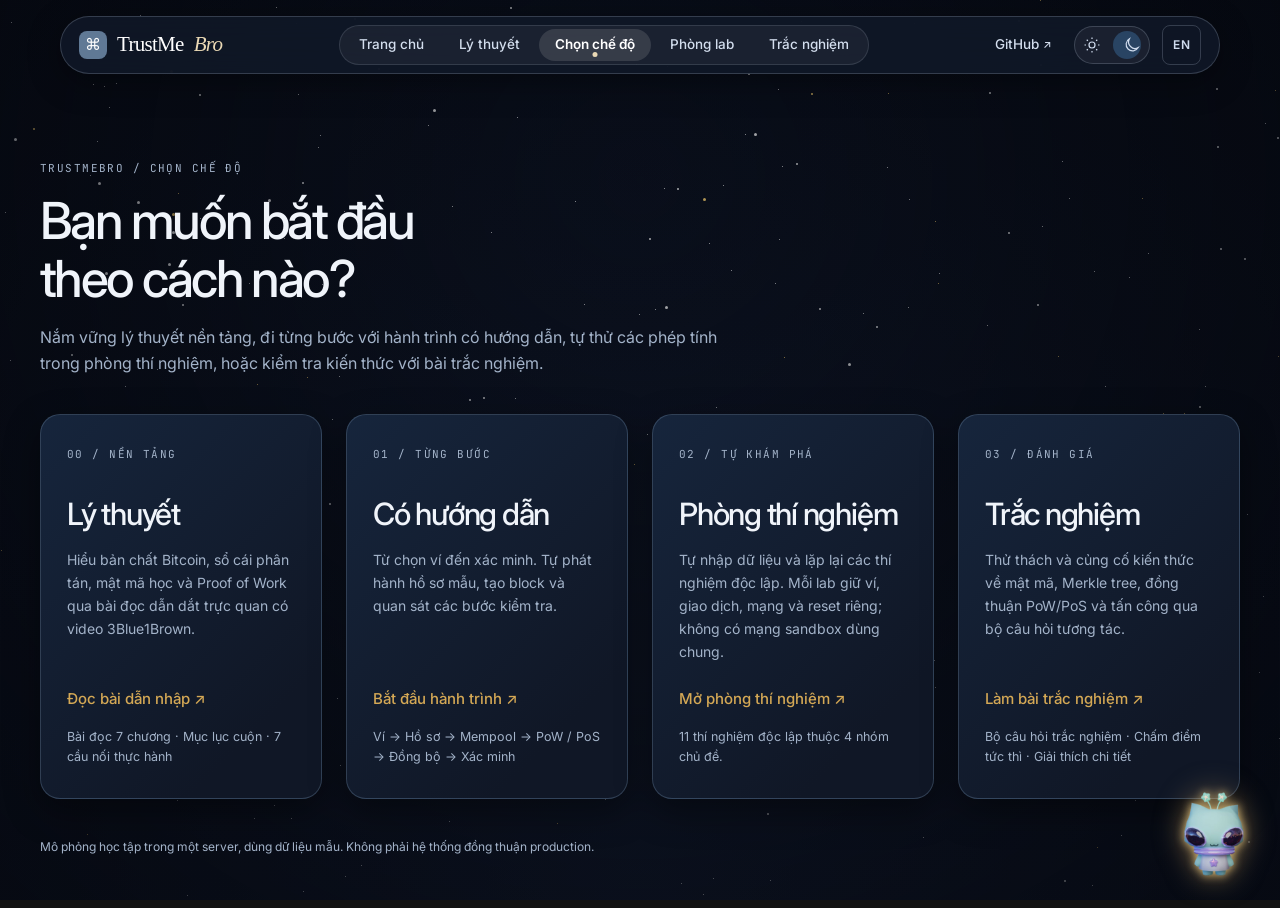
<file: ui/modes.html>
<!doctype html>
<html lang="vi">
<head>
<script>try{document.documentElement.dataset.theme=localStorage.getItem('trustmebro-theme')==='light'?'light':'dark'}catch{document.documentElement.dataset.theme='dark'}</script>
<meta charset="utf-8"><meta name="viewport" content="width=device-width,initial-scale=1">
<title>Chọn chế độ — TrustMeBro</title>
<link rel="preconnect" href="https://fonts.googleapis.com"><link rel="preconnect" href="https://fonts.gstatic.com" crossorigin>
<link href="https://fonts.googleapis.com/css2?family=Inter:wght@400;500;600;700&family=JetBrains+Mono:wght@400;500&display=swap" rel="stylesheet">
<style>
:root{color-scheme:dark;--bg:#090e17;--surface:#101726;--text:#f0f4fa;--muted:#a3b3c9;--line:#ccd9ee28;--accent:#d4a855}
*{box-sizing:border-box}body{margin:0;background:var(--bg);color:var(--text);font:15px/1.6 Inter,system-ui,sans-serif}a{color:inherit}button{font:inherit;cursor:pointer}[hidden]{display:none!important}
a:focus-visible,button:focus-visible{outline:2px solid var(--accent);outline-offset:5px}
.shell{max-width:1320px;margin:auto;padding:26px 40px 40px}.masthead{display:flex;align-items:center;justify-content:space-between;gap:24px;border:1px solid var(--line);border-radius:24px;padding:18px 24px;background:var(--surface)}
.brand{display:flex;align-items:center;font-size:20px;font-weight:600;letter-spacing:-.7px;text-decoration:none;white-space:nowrap}.brand em{font-style:normal;color:#dcc8a6}.symbol{display:grid;place-items:center;width:30px;height:30px;margin-right:12px;background:#607995;border-radius:9px;color:white;font-size:23px}
.utilities{display:flex;align-items:center;gap:18px}.back{font-size:13px;color:var(--muted);text-underline-offset:4px}.theme-switch{min-height:40px;padding:9px 13px;border:1px solid var(--line);background:transparent;border-radius:10px;color:var(--text);font-size:12px}
.intro{padding:65px 0 38px}.eyebrow{font:11px 'JetBrains Mono',monospace;letter-spacing:.13em;color:var(--muted);margin:0 0 17px}h1{font-size:clamp(32px,4vw,51px);font-weight:500;line-height:1.13;letter-spacing:-.05em;margin:0 0 18px}.lead{font-size:16px;color:var(--muted);max-width:680px;margin:0}
.mode-grid{display:grid;grid-template-columns:repeat(auto-fit,minmax(260px,1fr));gap:24px}.mode-card{display:flex;flex-direction:column;text-decoration:none;padding:32px 26px;border:1px solid #60799566;border-radius:20px;background:linear-gradient(135deg,#16253c,#101726 80%);box-shadow:0 12px 35px #0006;transition:transform 200ms ease,border-color 200ms ease}.mode-card:hover{border-color:var(--accent);transform:translateY(-3px)}.mode-card h2{font-size:clamp(26px,2.4vw,32px);font-weight:500;line-height:1.15;letter-spacing:-.04em;margin:18px 0 16px}.mode-card p{color:var(--muted);max-width:440px;font-size:14px;line-height:1.65;margin:0 0 auto}.mode-action{display:block;color:var(--accent);margin-top:24px;font-weight:500}.mode-card small{display:block;margin-top:16px;color:var(--muted);line-height:1.55}
.placeholder{max-width:760px;padding:38px;border:1px solid var(--line);border-radius:20px;background:var(--surface)}.placeholder p{color:var(--muted)}.actions{display:flex;flex-wrap:wrap;gap:18px;margin-top:30px}.primary{display:inline-block;background:var(--accent);color:#0a0e17;padding:14px 22px;border-radius:12px;text-decoration:none;font-weight:600}.note{margin-top:38px;color:var(--muted);font-size:12px}
.lab-groups{display:flex;flex-direction:column;gap:44px;margin:28px 0 16px}
.lab-group{display:flex;flex-direction:column;gap:18px}
.lab-group-header{display:flex;align-items:center;gap:14px;padding-bottom:12px;border-bottom:1px solid var(--line)}
.lab-group-num{display:inline-grid;place-items:center;width:28px;height:28px;border-radius:8px;background:var(--surface);border:1px solid var(--line);color:var(--accent);font:600 12px/1 'JetBrains Mono',monospace;flex-shrink:0}
.lab-group-meta{display:flex;flex-direction:column;gap:2px}
.lab-group-title{font-size:18px;font-weight:600;margin:0;color:var(--text);letter-spacing:-.01em}
.lab-group-sub{font-size:12.5px;color:var(--muted);margin:0;line-height:1.4}
html[data-theme="light"]{color-scheme:light;--bg:#f4f7fb;--surface:#fff;--text:#20354f;--muted:#465b74;--line:#839ab435;--accent:#876338}html[data-theme="light"] .mode-card{background:linear-gradient(135deg,#e3eaf3,#fff 80%);box-shadow:0 12px 35px #29446312}html[data-theme="light"] .brand em{color:#876338}html[data-theme="light"] .primary{background:#294463;color:white}html[data-theme="light"] .lab-group-num{background:#fff;border-color:var(--line);color:var(--accent)}
@media(max-width:700px){.shell{padding:12px 20px 30px}.masthead{padding:14px;border-radius:16px;gap:14px;flex-wrap:wrap}.utilities{gap:12px}.intro{padding:44px 0 28px}.mode-grid{grid-template-columns:1fr;gap:18px}.mode-card,.placeholder{padding:26px}.mode-card h2{font-size:30px}.lab-groups{gap:32px}}
@media(prefers-reduced-motion:reduce){*{transition:none!important}}
section.mode-card:hover{transform:none;border-color:var(--line)}
</style>
<link rel="stylesheet" href="/ui/navbar.css">
<link rel="stylesheet" href="/ui/theme-toggle.css">
<link rel="stylesheet" href="/ui/stars.css">
<link rel="stylesheet" href="/ui/chatbot.css">
<script src="/ui/stars.js" defer></script>
<script src="/ui/i18n.js" defer></script>
</head>
<body>
<div id="stars-bg" class="stars-bg" aria-hidden="true"></div>
<div class="shell">
  <header class="new-nav masthead">
    <a class="wordmark brand" href="/landing.html" aria-label="TrustMeBro — Trang chủ">
      <span class="brand-symbol symbol" aria-hidden="true">⌘</span>TrustMe<em>Bro</em>
    </a>
    <nav id="main-nav" aria-label="Điều hướng chính" class="pill-nav-items">
      <a href="/landing.html">Trang chủ</a>
      <a href="/ui/theory.html">Lý thuyết</a>
      <a href="/ui/modes.html" class="is-active" aria-current="page">Chọn chế độ</a>
      <a href="/ui/modes.html#labs">Phòng lab</a>
      <a href="/ui/quiz.html">Trắc nghiệm</a>
    </nav>
    <div class="nav-utilities utilities">
      <a class="nav-source" href="https://github.com/nhudoannana/TRUSTMEBRO-blockchain" target="_blank" rel="noopener noreferrer">GitHub <span class="external-label" aria-hidden="true">↗</span></a>
      <button class="theme-switch theme-toggle" id="theme-toggle" aria-pressed="false" type="button" aria-label="Chế độ sáng">
        <svg viewBox="0 0 24 24" aria-hidden="true" focusable="false"><circle cx="12" cy="12" r="4"/><path d="M12 2v2m0 16v2M2 12h2m16 0h2M5 5l1.5 1.5m11 11L19 19M5 19l1.5-1.5m11-11L19 5"/></svg>
        <svg viewBox="0 0 24 24" aria-hidden="true" focusable="false"><path d="M20.3 15.4A8.6 8.6 0 0 1 8.6 3.7a8.6 8.6 0 1 0 11.7 11.7Z"/></svg>
      </button>
      <button class="theme-switch lang-btn" id="lang-toggle" type="button" aria-label="Switch to English" title="Switch to English">EN</button>
      <button class="menu-btn" id="menu-btn" aria-expanded="false" aria-controls="main-nav" aria-label="Mở menu">☰</button>
    </div>
  </header>
  <main>
    <section id="mode-choice" aria-labelledby="mode-title">
      <div class="intro"><p class="eyebrow">TRUSTMEBRO / CHỌN CHẾ ĐỘ</p><h1 id="mode-title" tabindex="-1">Bạn muốn bắt đầu<br>theo cách nào?</h1><p class="lead">Nắm vững lý thuyết nền tảng, đi từng bước với hành trình có hướng dẫn, tự thử các phép tính trong phòng thí nghiệm, hoặc kiểm tra kiến thức với bài trắc nghiệm.</p></div>
      <div class="mode-grid">
        <a class="mode-card" id="theory-mode" href="/ui/theory.html"><span class="eyebrow">00 / NỀN TẢNG</span><h2>Lý thuyết</h2><p>Hiểu bản chất Bitcoin, sổ cái phân tán, mật mã học và Proof of Work qua bài đọc dẫn dắt trực quan có video 3Blue1Brown.</p><span class="mode-action">Đọc bài dẫn nhập <span aria-hidden="true">↗</span></span><small>Bài đọc 7 chương · Mục lục cuộn · 7 cầu nối thực hành</small></a>
        <a class="mode-card" id="guided-mode" href="/ui/trustmebro.html"><span class="eyebrow">01 / TỪNG BƯỚC</span><h2>Có hướng dẫn</h2><p>Từ chọn ví đến xác minh. Tự phát hành hồ sơ mẫu, tạo block và quan sát các bước kiểm tra.</p><span class="mode-action">Bắt đầu hành trình <span aria-hidden="true">↗</span></span><small>Ví → Hồ sơ → Mempool → PoW / PoS → Đồng bộ → Xác minh</small></a>
        <a class="mode-card" id="labs-mode" href="/ui/modes.html#labs"><span class="eyebrow">02 / TỰ KHÁM PHÁ</span><h2>Phòng thí nghiệm</h2><p>Tự nhập dữ liệu và lặp lại các thí nghiệm độc lập. Mỗi lab giữ ví, giao dịch, mạng và reset riêng; không có mạng sandbox dùng chung.</p><span class="mode-action">Mở phòng thí nghiệm <span aria-hidden="true">↗</span></span><small>11 thí nghiệm độc lập thuộc 4 nhóm chủ đề.</small></a>
        <a class="mode-card" id="quiz-mode" href="/ui/quiz.html"><span class="eyebrow">03 / ĐÁNH GIÁ</span><h2>Trắc nghiệm</h2><p>Thử thách và củng cố kiến thức về mật mã, Merkle tree, đồng thuận PoW/PoS và tấn công qua bộ câu hỏi tương tác.</p><span class="mode-action">Làm bài trắc nghiệm <span aria-hidden="true">↗</span></span><small>Bộ câu hỏi trắc nghiệm · Chấm điểm tức thì · Giải thích chi tiết</small></a>
      </div>
    </section>
    <section id="labs-placeholder" hidden aria-labelledby="labs-title">
      <div class="intro"><p class="eyebrow">TRUSTMEBRO / PHÒNG THÍ NGHIỆM</p><h1 id="labs-title" tabindex="-1">Một thay đổi nhỏ.<br>Tự xem kết quả thật.</h1><p class="lead">Mỗi lab có dữ liệu và nút đặt lại riêng. Explorer chỉ đọc hành trình có hướng dẫn.</p><p class="note">Lộ trình 4 nhóm: <strong>Mật mã &amp; Bằng chứng</strong> → <strong>Giao dịch &amp; Khối</strong> → <strong>Mạng &amp; Đồng thuận</strong> → <strong>Tấn công &amp; Giới hạn</strong>. Bạn có thể mở bất kỳ lab nào bất cứ lúc nào.</p></div>
      <div class="lab-groups">
        <section class="lab-group" aria-labelledby="group-01-title">
          <div class="lab-group-header">
            <span class="lab-group-num">01</span>
            <div class="lab-group-meta">
              <h2 id="group-01-title" class="lab-group-title">Mật mã &amp; Bằng chứng</h2>
              <p class="lab-group-sub">Kiểm tra toàn vẹn &amp; người ký</p>
            </div>
          </div>
          <div class="mode-grid">
            <a class="mode-card" href="/ui/labs.html#sha"><span class="eyebrow">01.1 · Mã băm</span><h2>SHA-256</h2><p>So sánh hai văn bản, toàn bộ hash và số bit thực sự thay đổi.</p><span class="mode-action">Thử phép băm ↗</span></a>
            <a class="mode-card" href="/ui/labs.html#rsa-oaep"><span class="eyebrow">01.2 · Mã hóa bất đối xứng</span><h2>RSA · Mã hóa</h2><p>Tạo cặp khóa RSA, mã hóa văn bản với OAEP padding và kiểm tra tính ngẫu nhiên cipher.</p><span class="mode-action">Thử mã hóa OAEP ↗</span></a>
            <a class="mode-card" href="/ui/labs.html#rsa-pss"><span class="eyebrow">01.3 · Chữ ký RSA</span><h2>RSA · Chữ ký</h2><p>Ký thông điệp với private key và PSS padding, xác minh bằng public key độc lập.</p><span class="mode-action">Thử ký và xác minh PSS ↗</span></a>
            <a class="mode-card" href="/ui/labs.html#signatures"><span class="eyebrow">01.4 · Xác thực ví</span><h2>Chữ ký số</h2><p>Tạo khóa tạm, ký và sửa thông điệp để tự kiểm tra chữ ký ECDSA.</p><span class="mode-action">Thử ký và xác minh ↗</span></a>
            <a class="mode-card" href="/ui/labs.html#merkle"><span class="eyebrow">01.5 · Bằng chứng dữ liệu</span><h2>Cây Merkle</h2><p>Sửa một lá, xem nhánh và root thay đổi; kiểm tra bằng chứng một lá thuộc cây.</p><span class="mode-action">Thử cây Merkle ↗</span></a>
          </div>
        </section>

        <section class="lab-group" aria-labelledby="group-02-title">
          <div class="lab-group-header">
            <span class="lab-group-num">02</span>
            <div class="lab-group-meta">
              <h2 id="group-02-title" class="lab-group-title">Giao dịch &amp; Khối</h2>
              <p class="lab-group-sub">Kiểm tra &amp; ghi nhận dữ liệu</p>
            </div>
          </div>
          <div class="mode-grid">
            <a class="mode-card" href="/ui/labs.html#blocks"><span class="eyebrow">02.1 · Liên kết dữ liệu</span><h2>Khối &amp; Chuỗi khối</h2><p>Tự nhập văn bản, thêm các khối nối từ genesis, mở header và thử sửa ngay trên thẻ khối.</p><span class="mode-action">Thử khối và chuỗi khối ↗</span></a>
          </div>
        </section>

        <section class="lab-group" aria-labelledby="group-03-title">
          <div class="lab-group-header">
            <span class="lab-group-num">03</span>
            <div class="lab-group-meta">
              <h2 id="group-03-title" class="lab-group-title">Mạng &amp; Đồng thuận</h2>
              <p class="lab-group-sub">Thống nhất giữa các node</p>
            </div>
          </div>
          <div class="mode-grid">
            <a class="mode-card" href="/ui/labs.html#consensus"><span class="eyebrow">03.1 · Đồng thuận</span><h2>So sánh PoW–PoS</h2><p>Cùng nội dung hồ sơ mẫu, hai mạng riêng. Xem nonce PoW, validator PoS và thời gian đo thật.</p><span class="mode-action">Đối chiếu hai cách tạo block ↗</span></a>
            <a class="mode-card" href="/ui/labs.html#network"><span class="eyebrow">03.2 · Mạng phân tán</span><h2>Đồng bộ mạng</h2><p>Tắt Node-3, tạo block và quan sát bản sao bị chậm. Queue tự bắt kịp khi bật lại; HTTP cần bấm đồng bộ.</p><span class="mode-action">Thử node offline và đồng bộ ↗</span></a>
            <a class="mode-card" href="/ui/labs.html#fork"><span class="eyebrow">03.3 · Rẽ nhánh &amp; Tái cấu trúc</span><h2>Fork &amp; Reorg</h2><p>Mô phỏng chuỗi rẽ nhánh cạnh tranh, kích hoạt tái cấu trúc (reorg) tự chọn chuỗi có công việc lớn nhất.</p><span class="mode-action">Thử nghiệm Fork &amp; Reorg ↗</span></a>
          </div>
        </section>

        <section class="lab-group" aria-labelledby="group-04-title">
          <div class="lab-group-header">
            <span class="lab-group-num">04</span>
            <div class="lab-group-meta">
              <h2 id="group-04-title" class="lab-group-title">Tấn công &amp; Giới hạn</h2>
              <p class="lab-group-sub">Tác động &amp; phòng vệ</p>
            </div>
          </div>
          <div class="mode-grid">
            <a class="mode-card" href="/ui/labs.html#tamper"><span class="eyebrow">04.1 · Toàn vẹn dữ liệu</span><h2>Sửa dữ liệu</h2><p>Sửa tiêu đề trong bản sao Node-2, kiểm tra lỗi và chủ động phục hồi từ node có chuỗi hợp lệ.</p><span class="mode-action">Thử phát hiện và phục hồi ↗</span></a>
            <a class="mode-card" href="/ui/attacks.html"><span class="eyebrow">04.2 · Tấn công &amp; Phòng vệ</span><h2>Tấn công &amp; Phòng vệ</h2><p>Sửa sau khi ký, giả danh đơn vị phát hành hoặc gửi trùng giao dịch; đọc lớp kiểm tra và lý do từ chối.</p><span class="mode-action">Thử ba tình huống ↗</span></a>
          </div>
        </section>
      </div>
      <div class="actions"><a class="primary" href="/ui/trustmebro.html">Hành trình có hướng dẫn →</a><a class="back" id="back-to-modes" href="/ui/modes.html#">← Chọn lại chế độ</a><a class="back" href="/landing.html">Trang chủ</a><a class="back" id="explorer-mode" href="/ui/explorer.html">Block Explorer — đọc riêng phiên có hướng dẫn ↗</a></div>
    </section>
    <p class="note">Mô phỏng học tập trong một server, dùng dữ liệu mẫu. Không phải hệ thống đồng thuận production.</p>
  </main>
</div>
<script>
(function(){
  const toggle=document.getElementById('theme-toggle');
  function apply(theme){
    document.documentElement.dataset.theme=theme;
    toggle.title=theme==='light'?'Chế độ tối':'Chế độ sáng';
    toggle.setAttribute('aria-pressed',String(theme==='light'));
    try{localStorage.setItem('trustmebro-theme',theme);}catch{}
  }
  function restore(){
    try{apply(localStorage.getItem('trustmebro-theme')==='light'?'light':'dark');}
    catch{apply(document.documentElement.dataset.theme||'dark');}
  }
  toggle.addEventListener('click',()=>apply(document.documentElement.dataset.theme==='light'?'dark':'light'));
  window.addEventListener('pageshow',restore);
  function route(focus){
    const labs=location.hash==='#labs';
    document.getElementById('mode-choice').hidden=labs;
    document.getElementById('labs-placeholder').hidden=!labs;
    document.title=labs?'Phòng thí nghiệm — TrustMeBro':'Chọn chế độ — TrustMeBro';
    if(focus)document.getElementById(labs?'labs-title':'mode-title').focus();
  }
  window.addEventListener('hashchange',()=>route(true));
  restore();route(false);
})();
</script>
<script src="/ui/navbar.js" defer></script>
<script src="/ui/session.js" defer></script>
<script src="/ui/chatbot.js" defer></script>
</body>
</html>
</file>
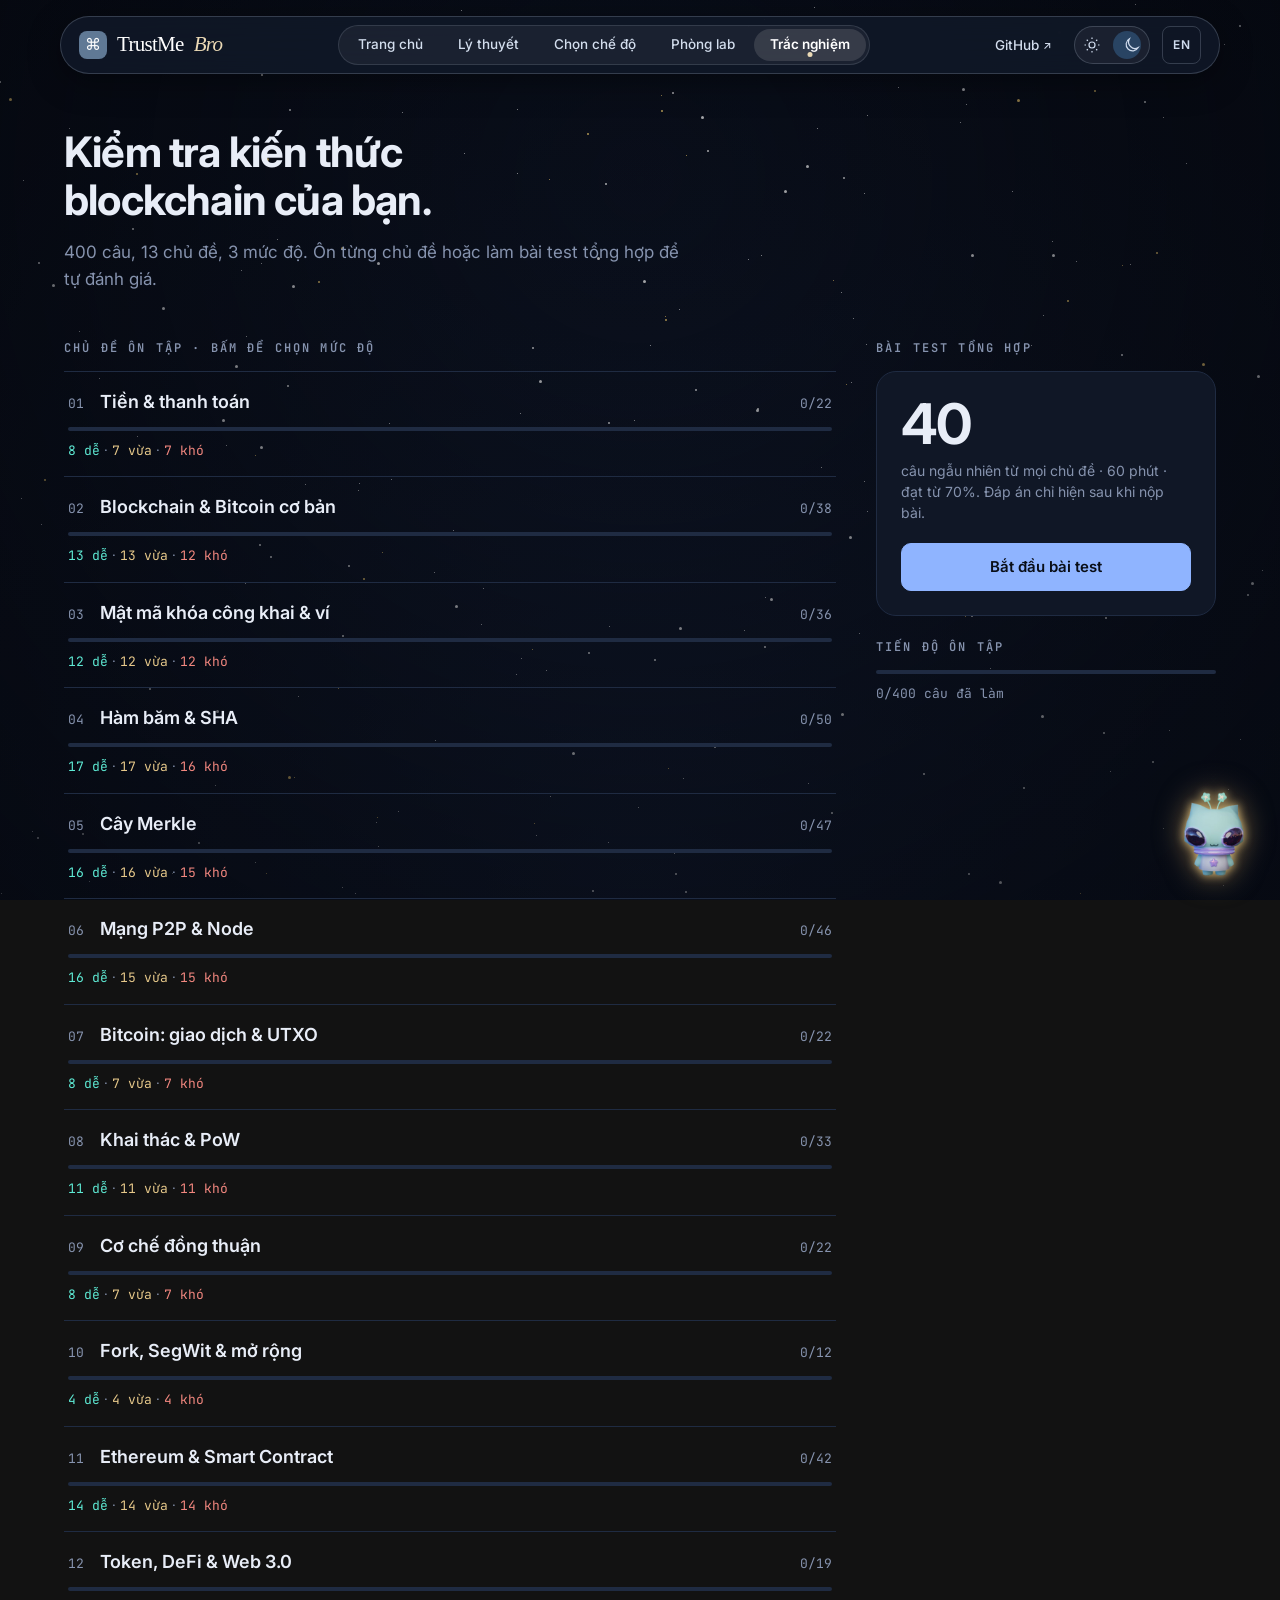
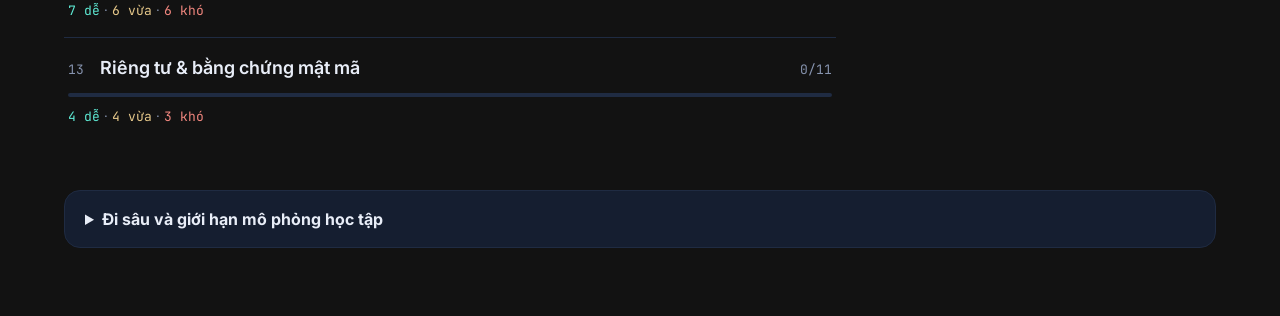
<file: ui/quiz.html>
<!doctype html>
<html lang="vi">
<head>
<meta charset="utf-8">
<meta name="viewport" content="width=device-width,initial-scale=1">
<meta http-equiv="Cache-Control" content="no-cache, no-store, must-revalidate">
<meta http-equiv="Pragma" content="no-cache">
<meta http-equiv="Expires" content="0">
<script>try{document.documentElement.dataset.theme=localStorage.getItem('trustmebro-theme')==='light'?'light':'dark'}catch{document.documentElement.dataset.theme='dark'}</script>
<title>Quiz • Trắc nghiệm Blockchain — TrustMeBro</title>
<link rel="preconnect" href="https://fonts.googleapis.com">
<link rel="preconnect" href="https://fonts.gstatic.com" crossorigin>
<link href="https://fonts.googleapis.com/css2?family=Inter:wght@400;500;600;700&family=JetBrains+Mono:wght@400;500;600&display=swap" rel="stylesheet">
<link rel="stylesheet" href="/ui/quiz.css">
<link rel="stylesheet" href="/ui/navbar.css">
<link rel="stylesheet" href="/ui/theme-toggle.css">
<link rel="stylesheet" href="/ui/stars.css">
<link rel="stylesheet" href="/ui/chatbot.css">
<script defer src="/ui/stars.js"></script>
<script defer src="/ui/quiz.js"></script>
<script defer src="/ui/i18n.js"></script>
</head>
<body>
<div id="stars-bg" class="stars-bg" aria-hidden="true"></div>
<a class="skip-link" href="#app" style="position:absolute;left:-9999px;top:auto;width:1px;height:1px;overflow:hidden;">Bỏ qua tới nội dung chính</a>
<div class="shell">
  <header class="new-nav masthead">
    <a class="wordmark brand" href="/landing.html" aria-label="TrustMeBro — Trang chủ">
      <span class="brand-symbol symbol" aria-hidden="true">⌘</span>TrustMe<em>Bro</em>
    </a>
    <nav id="main-nav" aria-label="Điều hướng chính" class="pill-nav-items utilities">
      <a href="/landing.html">Trang chủ</a>
      <a href="/ui/theory.html">Lý thuyết</a>
      <a href="/ui/modes.html">Chọn chế độ</a>
      <a href="/ui/modes.html#labs">Phòng lab</a>
      <a href="/ui/quiz.html" class="is-active" aria-current="page">Trắc nghiệm</a>
    </nav>
    <div class="nav-utilities">
      <a class="nav-source" href="https://github.com/nhudoannana/TRUSTMEBRO-blockchain" target="_blank" rel="noopener noreferrer">GitHub <span class="external-label" aria-hidden="true">↗</span></a>
      <button class="theme-switch theme-toggle" id="theme-toggle" aria-pressed="false" type="button" aria-label="Chế độ sáng">
        <svg viewBox="0 0 24 24" aria-hidden="true" focusable="false"><circle cx="12" cy="12" r="4"/><path d="M12 2v2m0 16v2M2 12h2m16 0h2M5 5l1.5 1.5m11 11L19 19M5 19l1.5-1.5m11-11L19 5"/></svg>
        <svg viewBox="0 0 24 24" aria-hidden="true" focusable="false"><path d="M20.3 15.4A8.6 8.6 0 0 1 8.6 3.7a8.6 8.6 0 1 0 11.7 11.7Z"/></svg>
      </button>
      <button class="theme-switch lang-btn" id="lang-toggle" type="button" aria-label="Switch to English" title="Switch to English">EN</button>
      <button class="menu-btn" id="menu-btn" aria-expanded="false" aria-controls="main-nav" aria-label="Mở menu">☰</button>
    </div>
  </header>

  <main class="quiz-main">
    <div id="app"></div>

    <section id="practice" aria-label="Tự thực hành trắc nghiệm" hidden>
      <h2 id="practice-title" tabindex="-1">Tự thực hành</h2>
      <p id="quiz-notice" class="notice" role="status" aria-live="polite"></p>
      <p id="filter-notice" class="notice" role="status"></p>
      <div id="question-feedback" class="feedback" tabindex="-1" hidden></div>
      <fieldset hidden><legend id="question" tabindex="-1"></legend><div id="options"></div></fieldset>
    </section>

    <details id="limits" class="quiz-info-drawer">
      <summary><strong>Đi sâu và giới hạn mô phỏng học tập</strong></summary>
      <div class="drawer-content">
        <section id="objectives"><h3>Mục tiêu kiểm tra</h3><p>Đánh giá sự hiểu biết toàn diện về bản chất sổ cái phân tán, hàm băm SHA-256, chữ ký số ECDSA/RSA, cấu trúc cây Merkle, cơ chế đồng thuận PoW/PoS, rẽ nhánh mạng và các khái niệm nâng cao của Blockchain.</p></section>
        <section id="knowledge"><h3>Ngân hàng 400 câu hỏi</h3><p>Gồm 400 câu hỏi trắc nghiệm chia theo 13 chủ đề môn học và 3 mức độ (Dễ, Vừa, Khó). Bài test tổng hợp chọn ngẫu nhiên 40 câu chia đều tỷ lệ theo các chủ đề trong 60 phút, yêu cầu đạt từ 70%.</p></section>
        <section id="prediction"><h3>Ghi nhận tiến độ</h3><p>Tiến độ làm bài và kết quả được lưu cục bộ trong bộ nhớ trình duyệt (localStorage). Điểm số chỉ nhằm mục đích tự ôn luyện học tập, không dùng để cấp chứng chỉ pháp lý ngoài đời thực.</p></section>
        <section id="results"><h3>Xem lại kết quả &amp; bài làm</h3><p>Sau khi hoàn thành lượt làm bài, bạn có thể xem thống kê tỷ lệ đúng theo từng chủ đề, tỷ lệ theo mức độ khó và xem lại chi tiết đáp án đúng của các câu làm sai hoặc chưa làm.</p></section>
      </div>
    </details>
  </main>
</div>
<script src="/ui/navbar.js" defer></script>
<script src="/ui/session.js" defer></script>
<script src="/ui/chatbot.js" defer></script>
</body>
</html>
</file>
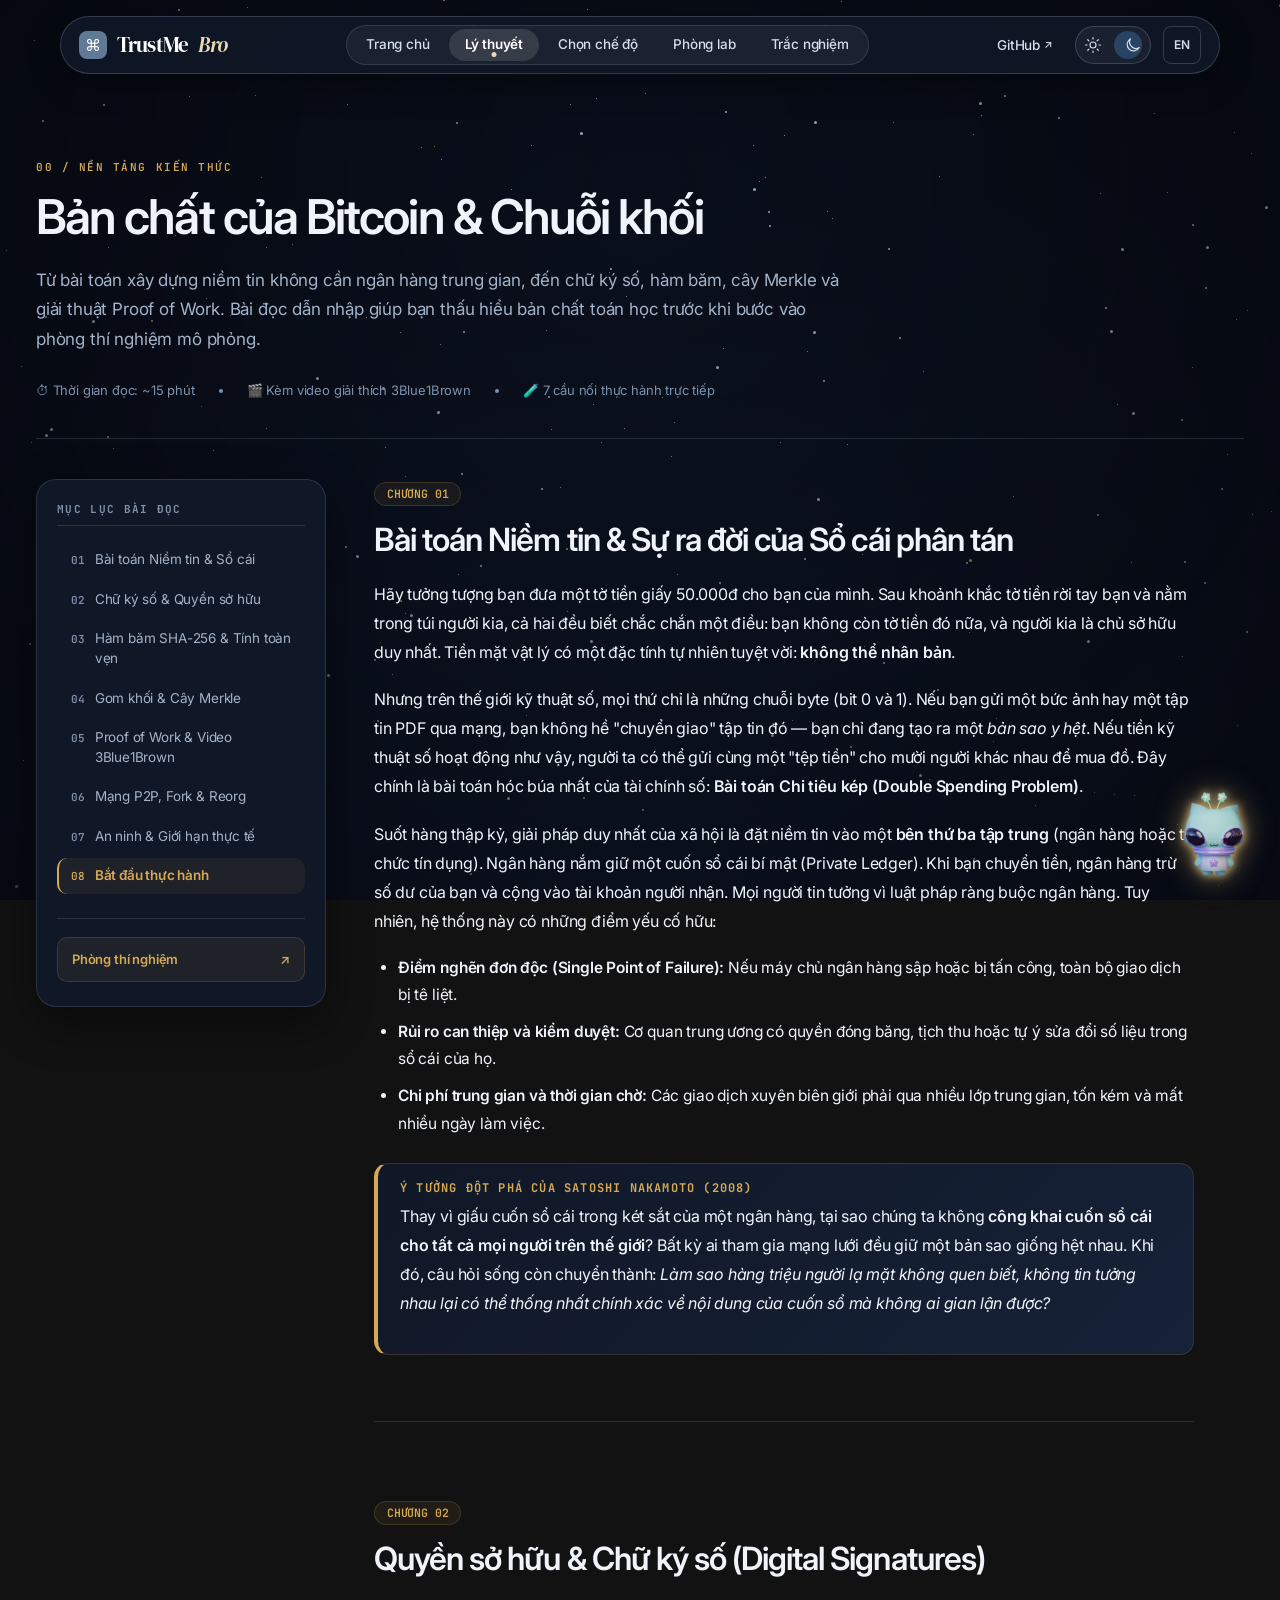
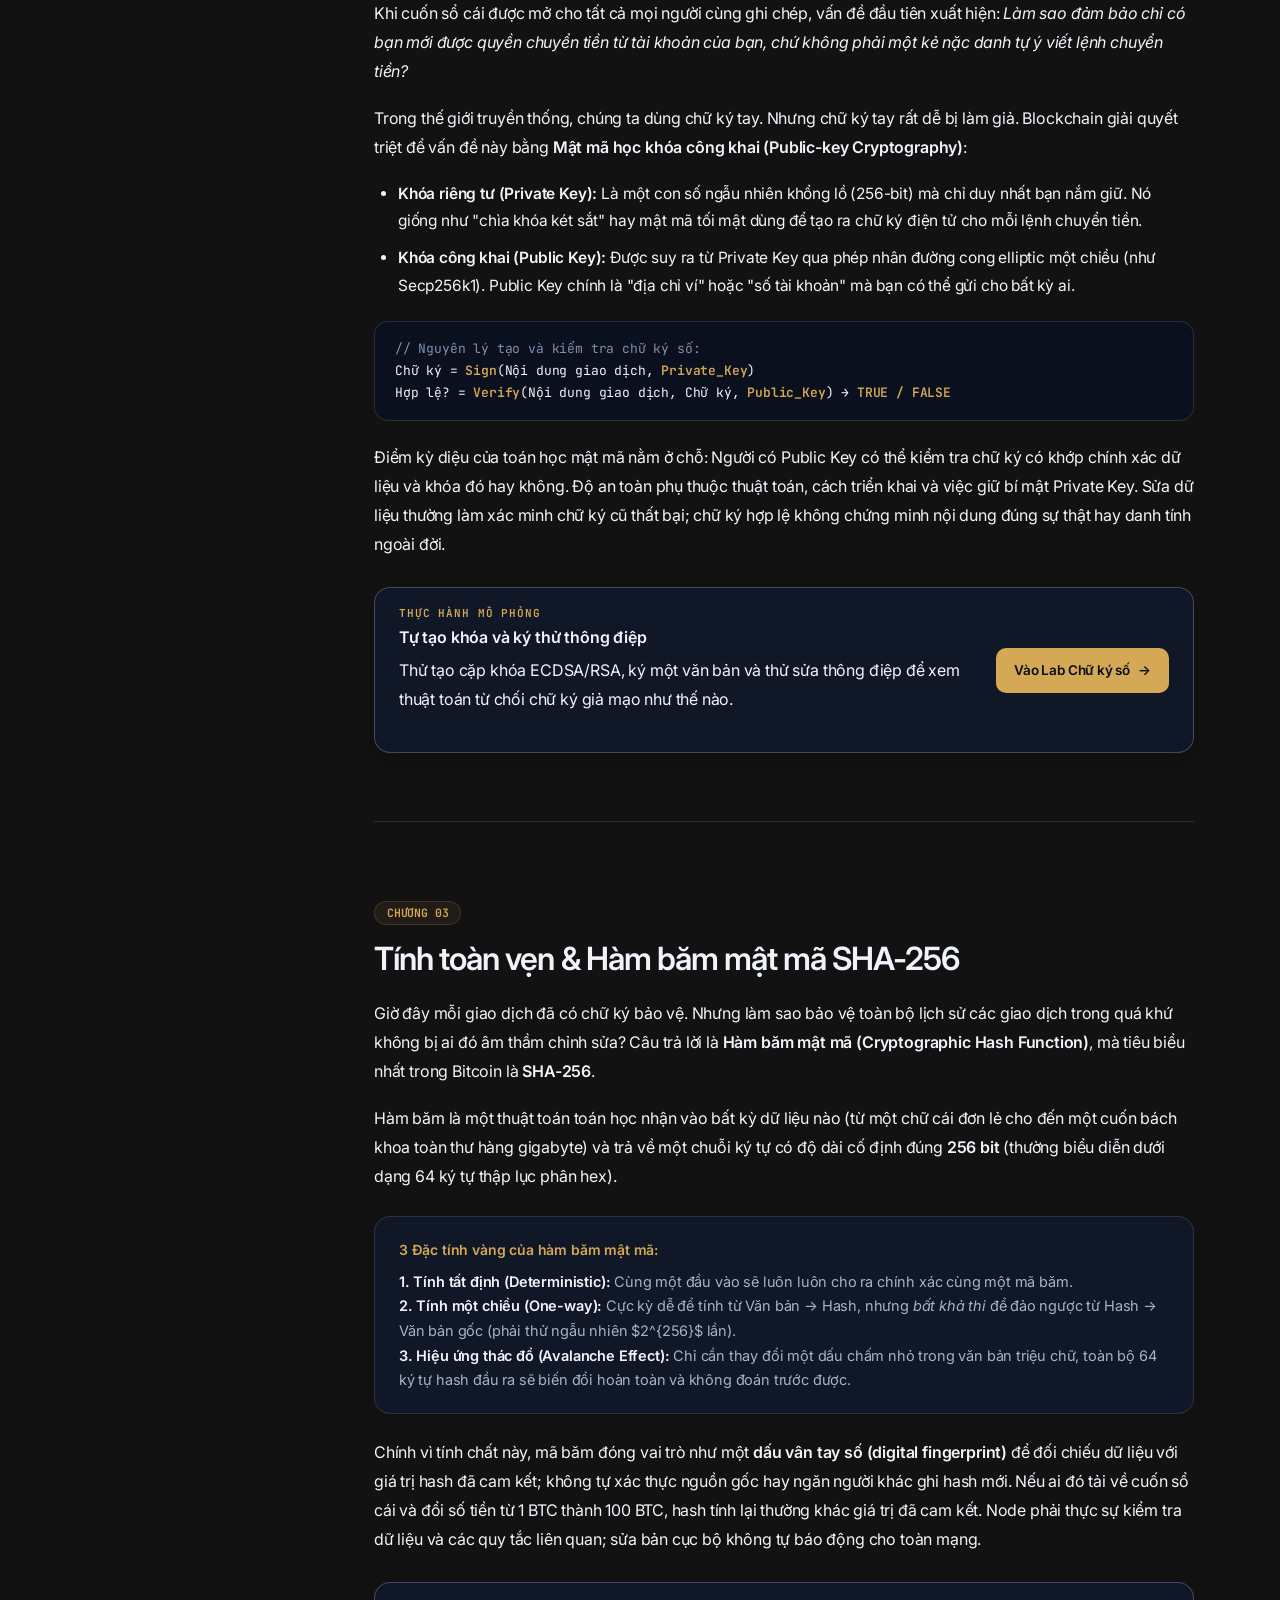
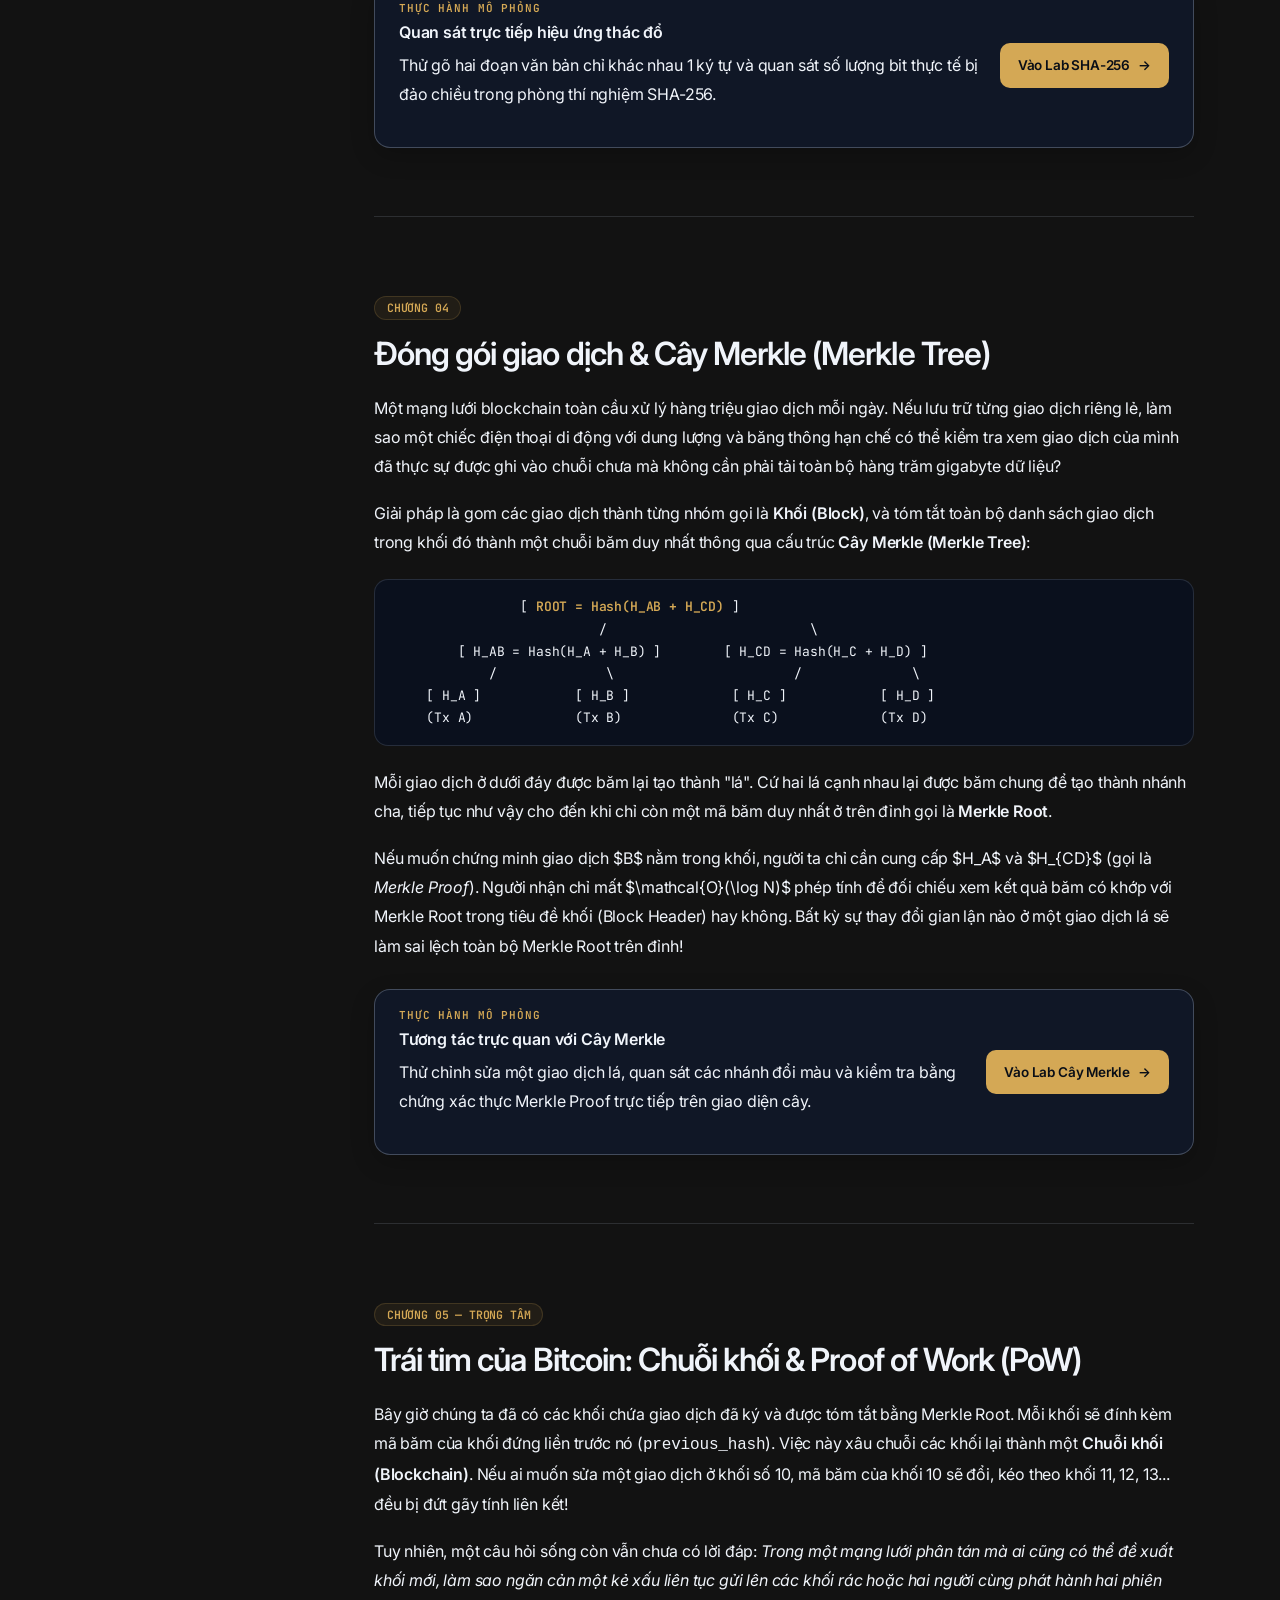
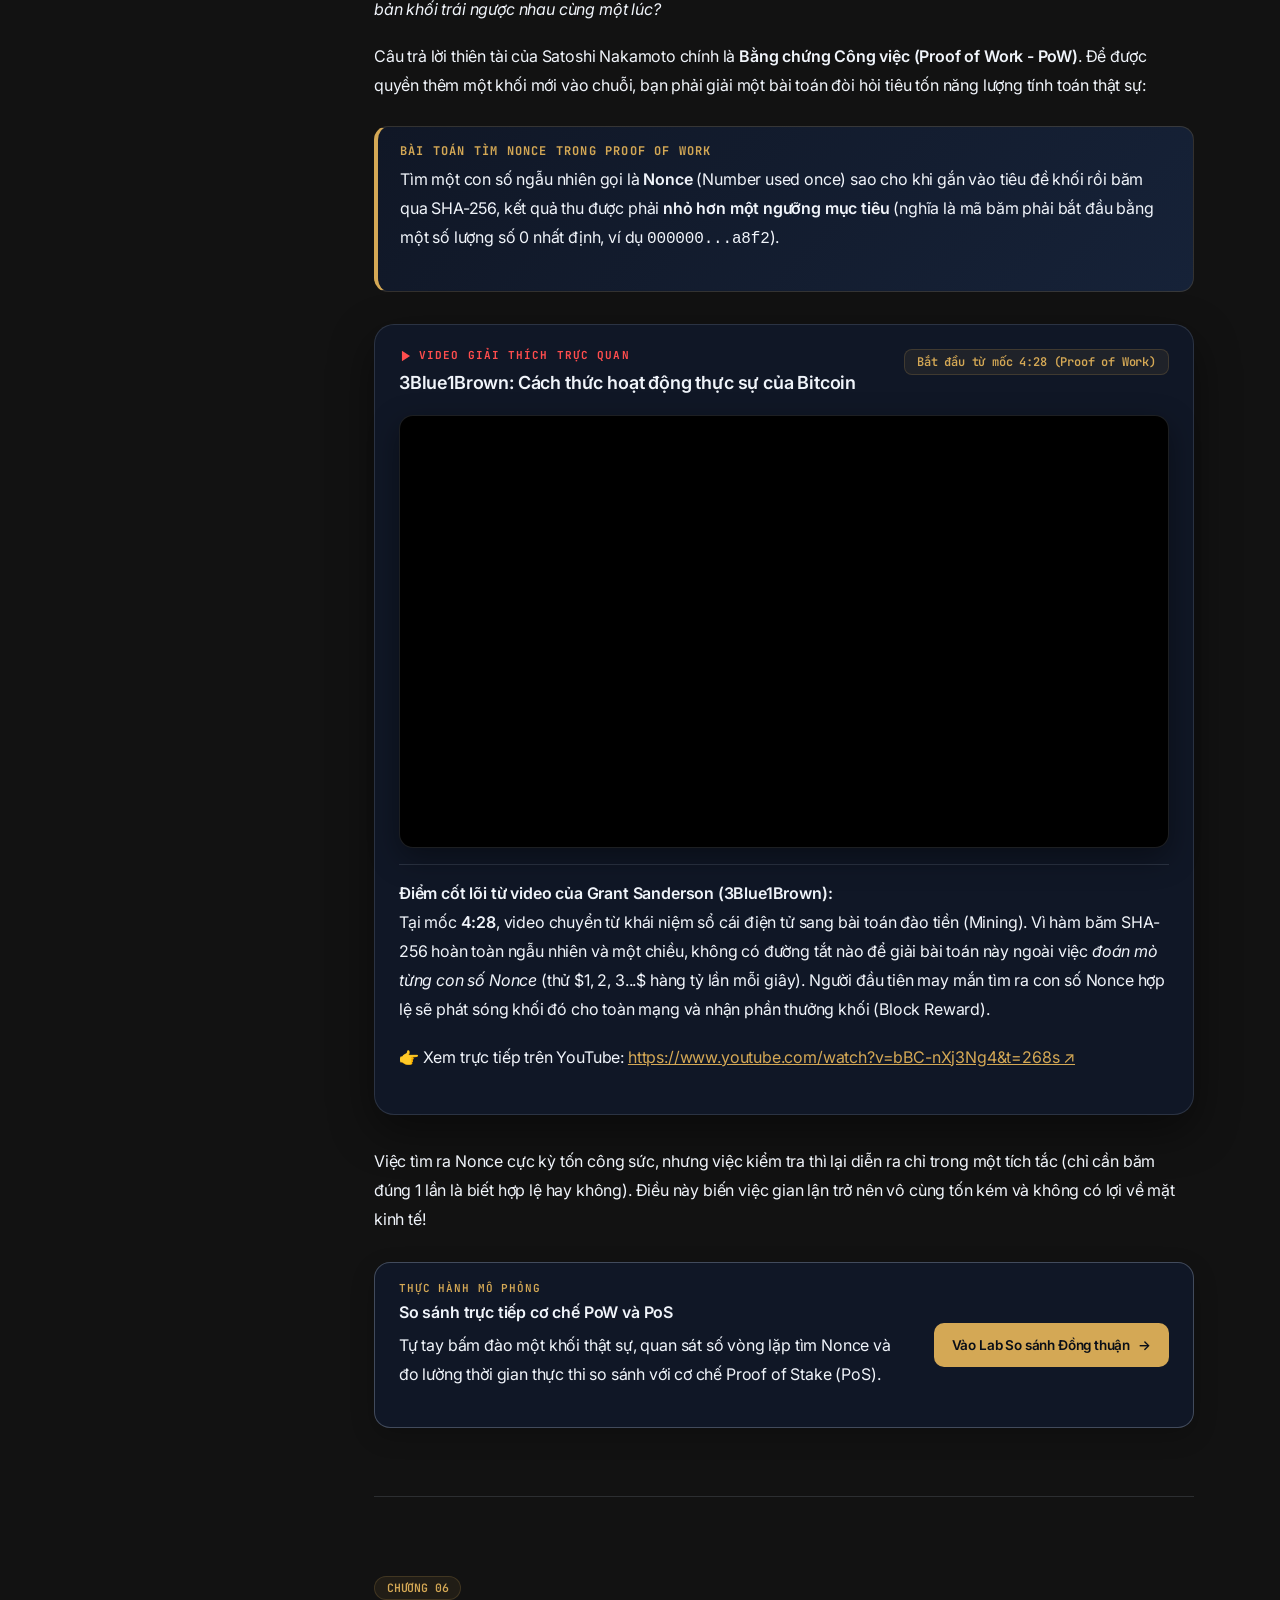
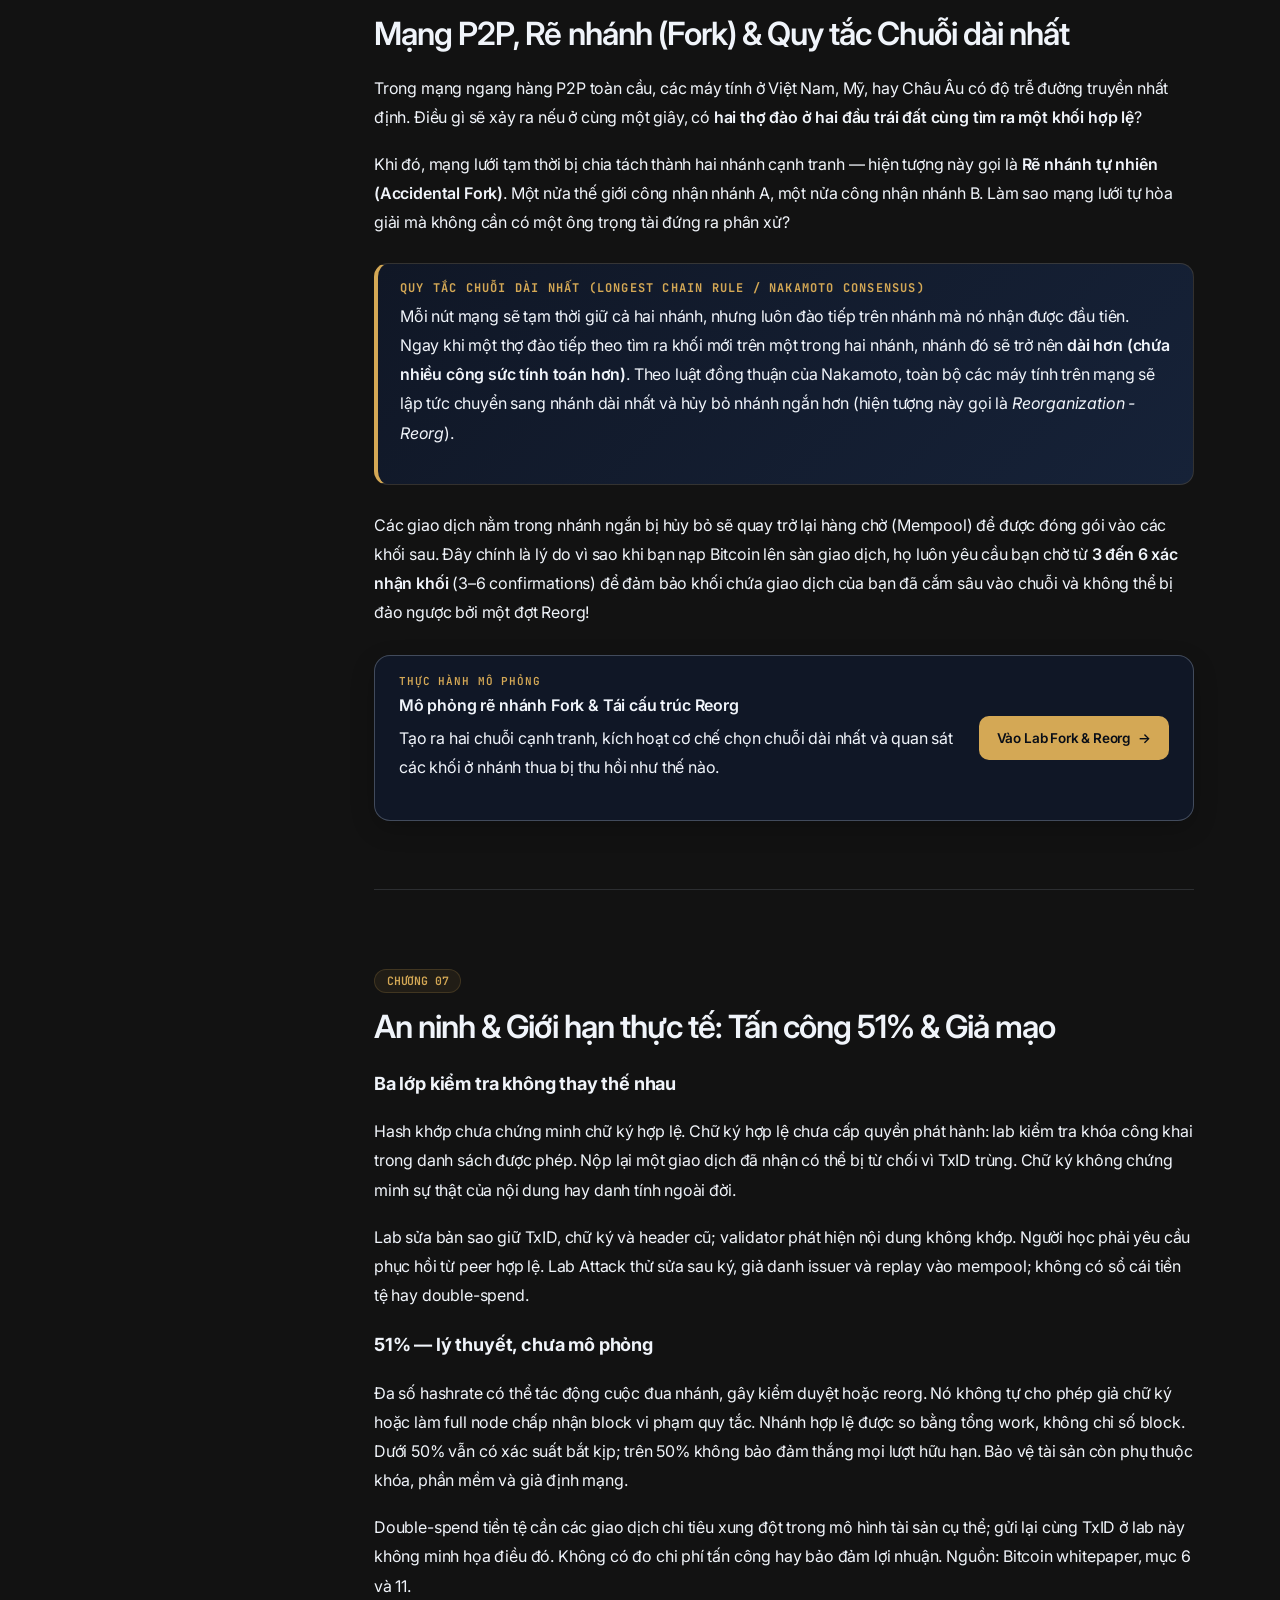
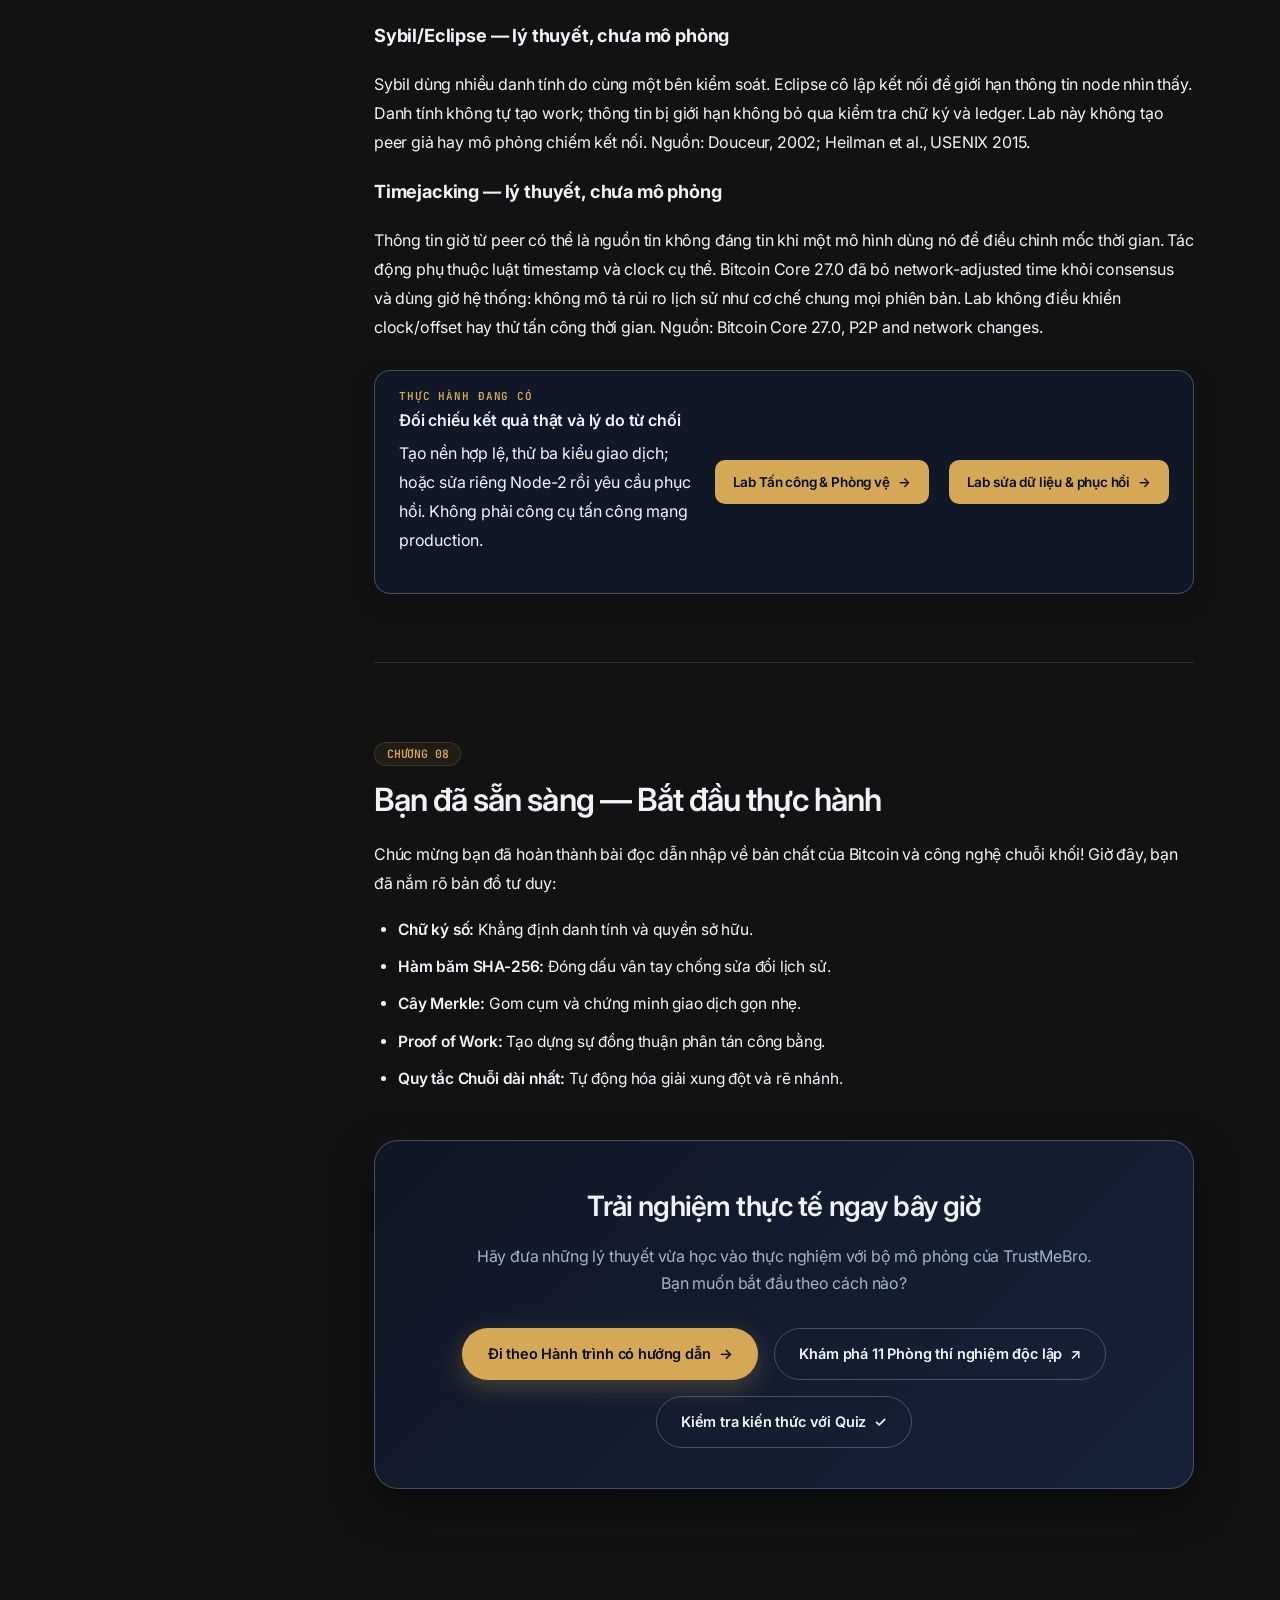
<file: ui/theory.html>
<!doctype html>
<html lang="vi">
<head>
  <script>try{document.documentElement.dataset.theme=localStorage.getItem('trustmebro-theme')==='light'?'light':'dark'}catch{document.documentElement.dataset.theme='dark'}</script>
  <meta charset="utf-8">
  <meta name="viewport" content="width=device-width, initial-scale=1">
  <title>Lý thuyết Nền tảng: Bitcoin & Blockchain — TrustMeBro</title>
  
  <!-- Google Fonts -->
  <link rel="preconnect" href="https://fonts.googleapis.com">
  <link rel="preconnect" href="https://fonts.gstatic.com" crossorigin>
  <link href="https://fonts.googleapis.com/css2?family=Inter:wght@400;500;600;700&family=JetBrains+Mono:wght@400;500;600;700&family=DM+Serif+Display&display=swap" rel="stylesheet">
  
  <!-- CSS Stylesheets -->
  <link rel="stylesheet" href="/ui/navbar.css">
  <link rel="stylesheet" href="/ui/theme-toggle.css">
  <link rel="stylesheet" href="/ui/stars.css">
  <link rel="stylesheet" href="/ui/theory.css">
  <link rel="stylesheet" href="/ui/chatbot.css">
  
  <!-- Bundui Stars Background -->
  <script src="/ui/stars.js" defer></script>
  <script src="/ui/i18n.js" defer></script>
</head>
<body>
  <!-- Reading Progress Bar -->
  <div class="reading-progress-track" aria-hidden="true">
    <div id="reading-progress" class="reading-progress-bar"></div>
  </div>

  <!-- Background Stars Container -->
  <div id="stars-bg" class="stars-bg" aria-hidden="true"></div>

  <div class="shell">
    <!-- Masthead Navigation -->
    <header class="new-nav masthead">
      <a class="wordmark brand" href="/landing.html" aria-label="TrustMeBro — Về Trang chủ">
        <span class="brand-symbol symbol" aria-hidden="true">⌘</span>TrustMe<em>Bro</em>
      </a>
      <nav id="main-nav" aria-label="Điều hướng chính" class="pill-nav-items">
        <a href="/landing.html">Trang chủ</a>
        <a href="/ui/theory.html" class="is-active" aria-current="page">Lý thuyết</a>
        <a href="/ui/modes.html">Chọn chế độ</a>
        <a href="/ui/modes.html#labs">Phòng lab</a>
        <a href="/ui/quiz.html">Trắc nghiệm</a>
      </nav>
      <div class="nav-utilities utilities">
        <a class="nav-source" href="https://github.com/nhudoannana/TRUSTMEBRO-blockchain" target="_blank" rel="noopener noreferrer">GitHub <span class="external-label" aria-hidden="true">↗</span></a>
        <button id="theme-toggle" class="theme-switch theme-toggle" aria-pressed="false" type="button" aria-label="Chế độ sáng">
          <svg viewBox="0 0 24 24" aria-hidden="true" focusable="false"><circle cx="12" cy="12" r="4"/><path d="M12 2v2m0 16v2M2 12h2m16 0h2M5 5l1.5 1.5m11 11L19 19M5 19l1.5-1.5m11-11L19 5"/></svg>
          <svg viewBox="0 0 24 24" aria-hidden="true" focusable="false"><path d="M20.3 15.4A8.6 8.6 0 0 1 8.6 3.7a8.6 8.6 0 1 0 11.7 11.7Z"/></svg>
        </button>
        <button class="theme-switch lang-btn" id="lang-toggle" type="button" aria-label="Switch to English" title="Switch to English">EN</button>
        <button class="menu-btn" id="menu-btn" aria-expanded="false" aria-controls="main-nav" aria-label="Mở menu">☰</button>
      </div>
    </header>

    <!-- Hero Header -->
    <section class="theory-hero">
      <div class="eyebrow">
        <span>00 / NỀN TẢNG KIẾN THỨC</span>
      </div>
      <h1>Bản chất của Bitcoin & Chuỗi khối</h1>
      <p class="lead">
        Từ bài toán xây dựng niềm tin không cần ngân hàng trung gian, đến chữ ký số, hàm băm, cây Merkle và giải thuật Proof of Work. Bài đọc dẫn nhập giúp bạn thấu hiểu bản chất toán học trước khi bước vào phòng thí nghiệm mô phỏng.
      </p>
      <div class="hero-meta-bar">
        <span class="meta-item">⏱ Thời gian đọc: ~15 phút</span>
        <span class="meta-dot"></span>
        <span class="meta-item">🎬 Kèm video giải thích 3Blue1Brown</span>
        <span class="meta-dot"></span>
        <span class="meta-item">🧪 7 cầu nối thực hành trực tiếp</span>
      </div>
    </section>

    <!-- Two-Column Editorial Layout -->
    <div class="theory-layout">
      <!-- Sticky Sidebar TOC -->
      <aside class="theory-sidebar" aria-label="Mục lục bài viết">
        <div class="sidebar-heading">Mục lục bài đọc</div>
        <nav class="toc-nav" id="toc-nav">
          <a href="#chuong-1" class="toc-link active" data-target="chuong-1">
            <span class="toc-num">01</span>
            <span>Bài toán Niềm tin & Sổ cái</span>
          </a>
          <a href="#chuong-2" class="toc-link" data-target="chuong-2">
            <span class="toc-num">02</span>
            <span>Chữ ký số & Quyền sở hữu</span>
          </a>
          <a href="#chuong-3" class="toc-link" data-target="chuong-3">
            <span class="toc-num">03</span>
            <span>Hàm băm SHA-256 & Tính toàn vẹn</span>
          </a>
          <a href="#chuong-4" class="toc-link" data-target="chuong-4">
            <span class="toc-num">04</span>
            <span>Gom khối & Cây Merkle</span>
          </a>
          <a href="#chuong-5" class="toc-link" data-target="chuong-5">
            <span class="toc-num">05</span>
            <span>Proof of Work & Video 3Blue1Brown</span>
          </a>
          <a href="#chuong-6" class="toc-link" data-target="chuong-6">
            <span class="toc-num">06</span>
            <span>Mạng P2P, Fork & Reorg</span>
          </a>
          <a href="#chuong-7" class="toc-link" data-target="chuong-7">
            <span class="toc-num">07</span>
            <span>An ninh & Giới hạn thực tế</span>
          </a>
          <a href="#chuong-8" class="toc-link" data-target="chuong-8">
            <span class="toc-num">08</span>
            <span>Bắt đầu thực hành</span>
          </a>
        </nav>

        <div class="sidebar-cta">
          <a href="/ui/modes.html#labs" class="sidebar-cta-btn">
            <span>Phòng thí nghiệm</span>
            <span aria-hidden="true">↗</span>
          </a>
        </div>
      </aside>

      <!-- Main Narrative Article -->
      <main class="theory-article">
        <!-- Chương 1 -->
        <section id="chuong-1" class="chapter-section">
          <div class="chapter-badge">CHƯƠNG 01</div>
          <h2 class="chapter-title">Bài toán Niềm tin & Sự ra đời của Sổ cái phân tán</h2>
          <div class="prose">
            <p>
              Hãy tưởng tượng bạn đưa một tờ tiền giấy 50.000đ cho bạn của mình. Sau khoảnh khắc tờ tiền rời tay bạn và nằm trong túi người kia, cả hai đều biết chắc chắn một điều: bạn không còn tờ tiền đó nữa, và người kia là chủ sở hữu duy nhất. Tiền mặt vật lý có một đặc tính tự nhiên tuyệt vời: <strong>không thể nhân bản</strong>.
            </p>
            <p>
              Nhưng trên thế giới kỹ thuật số, mọi thứ chỉ là những chuỗi byte (bit 0 và 1). Nếu bạn gửi một bức ảnh hay một tập tin PDF qua mạng, bạn không hề "chuyển giao" tập tin đó — bạn chỉ đang tạo ra một <em>bản sao y hệt</em>. Nếu tiền kỹ thuật số hoạt động như vậy, người ta có thể gửi cùng một "tệp tiền" cho mười người khác nhau để mua đồ. Đây chính là bài toán hóc búa nhất của tài chính số: <strong>Bài toán Chi tiêu kép (Double Spending Problem)</strong>.
            </p>
            <p>
              Suốt hàng thập kỷ, giải pháp duy nhất của xã hội là đặt niềm tin vào một <strong>bên thứ ba tập trung</strong> (ngân hàng hoặc tổ chức tín dụng). Ngân hàng nắm giữ một cuốn sổ cái bí mật (Private Ledger). Khi bạn chuyển tiền, ngân hàng trừ số dư của bạn và cộng vào tài khoản người nhận. Mọi người tin tưởng vì luật pháp ràng buộc ngân hàng. Tuy nhiên, hệ thống này có những điểm yếu cố hữu:
            </p>
            <ul>
              <li><strong>Điểm nghẽn đơn độc (Single Point of Failure):</strong> Nếu máy chủ ngân hàng sập hoặc bị tấn công, toàn bộ giao dịch bị tê liệt.</li>
              <li><strong>Rủi ro can thiệp và kiểm duyệt:</strong> Cơ quan trung ương có quyền đóng băng, tịch thu hoặc tự ý sửa đổi số liệu trong sổ cái của họ.</li>
              <li><strong>Chi phí trung gian và thời gian chờ:</strong> Các giao dịch xuyên biên giới phải qua nhiều lớp trung gian, tốn kém và mất nhiều ngày làm việc.</li>
            </ul>

            <div class="takeaway-box">
              <div class="takeaway-title">Ý tưởng đột phá của Satoshi Nakamoto (2008)</div>
              <p class="takeaway-text">
                Thay vì giấu cuốn sổ cái trong két sắt của một ngân hàng, tại sao chúng ta không <strong>công khai cuốn sổ cái cho tất cả mọi người trên thế giới</strong>? Bất kỳ ai tham gia mạng lưới đều giữ một bản sao giống hệt nhau. Khi đó, câu hỏi sống còn chuyển thành: <em>Làm sao hàng triệu người lạ mặt không quen biết, không tin tưởng nhau lại có thể thống nhất chính xác về nội dung của cuốn sổ mà không ai gian lận được?</em>
              </p>
            </div>
          </div>
        </section>

        <!-- Chương 2 -->
        <section id="chuong-2" class="chapter-section">
          <div class="chapter-badge">CHƯƠNG 02</div>
          <h2 class="chapter-title">Quyền sở hữu & Chữ ký số (Digital Signatures)</h2>
          <div class="prose">
            <p>
              Khi cuốn sổ cái được mở cho tất cả mọi người cùng ghi chép, vấn đề đầu tiên xuất hiện: <em>Làm sao đảm bảo chỉ có bạn mới được quyền chuyển tiền từ tài khoản của bạn, chứ không phải một kẻ nặc danh tự ý viết lệnh chuyển tiền?</em>
            </p>
            <p>
              Trong thế giới truyền thống, chúng ta dùng chữ ký tay. Nhưng chữ ký tay rất dễ bị làm giả. Blockchain giải quyết triệt để vấn đề này bằng <strong>Mật mã học khóa công khai (Public-key Cryptography)</strong>:
            </p>
            <ul>
              <li><strong>Khóa riêng tư (Private Key):</strong> Là một con số ngẫu nhiên khổng lồ (256-bit) mà chỉ duy nhất bạn nắm giữ. Nó giống như "chìa khóa két sắt" hay mật mã tối mật dùng để tạo ra chữ ký điện tử cho mỗi lệnh chuyển tiền.</li>
              <li><strong>Khóa công khai (Public Key):</strong> Được suy ra từ Private Key qua phép nhân đường cong elliptic một chiều (như Secp256k1). Public Key chính là "địa chỉ ví" hoặc "số tài khoản" mà bạn có thể gửi cho bất kỳ ai.</li>
            </ul>

            <div class="code-figure">
              <span class="comment">// Nguyên lý tạo và kiểm tra chữ ký số:</span><br>
              Chữ ký = <span class="highlight">Sign</span>(Nội dung giao dịch, <span class="highlight">Private_Key</span>)<br>
              Hợp lệ? = <span class="highlight">Verify</span>(Nội dung giao dịch, Chữ ký, <span class="highlight">Public_Key</span>)  &rarr; <span class="highlight">TRUE / FALSE</span>
            </div>

            <p>
              Điểm kỳ diệu của toán học mật mã nằm ở chỗ: Người có Public Key có thể kiểm tra chữ ký có khớp chính xác dữ liệu và khóa đó hay không. Độ an toàn phụ thuộc thuật toán, cách triển khai và việc giữ bí mật Private Key. Sửa dữ liệu thường làm xác minh chữ ký cũ thất bại; chữ ký hợp lệ không chứng minh nội dung đúng sự thật hay danh tính ngoài đời.
            </p>

            <div class="lab-bridge-card">
              <div class="lab-bridge-info">
                <span class="lab-bridge-badge">Thực hành mô phỏng</span>
                <h3 class="lab-bridge-title">Tự tạo khóa và ký thử thông điệp</h3>
                <p class="lab-bridge-desc">Thử tạo cặp khóa ECDSA/RSA, ký một văn bản và thử sửa thông điệp để xem thuật toán từ chối chữ ký giả mạo như thế nào.</p>
              </div>
              <a href="/ui/labs.html#signatures" class="lab-bridge-cta">
                <span>Vào Lab Chữ ký số</span>
                <span aria-hidden="true">&rarr;</span>
              </a>
            </div>
          </div>
        </section>

        <!-- Chương 3 -->
        <section id="chuong-3" class="chapter-section">
          <div class="chapter-badge">CHƯƠNG 03</div>
          <h2 class="chapter-title">Tính toàn vẹn & Hàm băm mật mã SHA-256</h2>
          <div class="prose">
            <p>
              Giờ đây mỗi giao dịch đã có chữ ký bảo vệ. Nhưng làm sao bảo vệ toàn bộ lịch sử các giao dịch trong quá khứ không bị ai đó âm thầm chỉnh sửa? Câu trả lời là <strong>Hàm băm mật mã (Cryptographic Hash Function)</strong>, mà tiêu biểu nhất trong Bitcoin là <strong>SHA-256</strong>.
            </p>
            <p>
              Hàm băm là một thuật toán toán học nhận vào bất kỳ dữ liệu nào (từ một chữ cái đơn lẻ cho đến một cuốn bách khoa toàn thư hàng gigabyte) và trả về một chuỗi ký tự có độ dài cố định đúng <strong>256 bit</strong> (thường biểu diễn dưới dạng 64 ký tự thập lục phân hex).
            </p>

            <div class="callout">
              <div class="callout-title">3 Đặc tính vàng của hàm băm mật mã:</div>
              <p>
                <strong>1. Tính tất định (Deterministic):</strong> Cùng một đầu vào sẽ luôn luôn cho ra chính xác cùng một mã băm.<br>
                <strong>2. Tính một chiều (One-way):</strong> Cực kỳ dễ để tính từ Văn bản &rarr; Hash, nhưng <em>bất khả thi</em> để đảo ngược từ Hash &rarr; Văn bản gốc (phải thử ngẫu nhiên $2^{256}$ lần).<br>
                <strong>3. Hiệu ứng thác đổ (Avalanche Effect):</strong> Chỉ cần thay đổi một dấu chấm nhỏ trong văn bản triệu chữ, toàn bộ 64 ký tự hash đầu ra sẽ biến đổi hoàn toàn và không đoán trước được.
              </p>
            </div>

            <p>
              Chính vì tính chất này, mã băm đóng vai trò như một <strong>dấu vân tay số (digital fingerprint)</strong> để đối chiếu dữ liệu với giá trị hash đã cam kết; không tự xác thực nguồn gốc hay ngăn người khác ghi hash mới. Nếu ai đó tải về cuốn sổ cái và đổi số tiền từ 1 BTC thành 100 BTC, hash tính lại thường khác giá trị đã cam kết. Node phải thực sự kiểm tra dữ liệu và các quy tắc liên quan; sửa bản cục bộ không tự báo động cho toàn mạng.
            </p>

            <div class="lab-bridge-card">
              <div class="lab-bridge-info">
                <span class="lab-bridge-badge">Thực hành mô phỏng</span>
                <h3 class="lab-bridge-title">Quan sát trực tiếp hiệu ứng thác đổ</h3>
                <p class="lab-bridge-desc">Thử gõ hai đoạn văn bản chỉ khác nhau 1 ký tự và quan sát số lượng bit thực tế bị đảo chiều trong phòng thí nghiệm SHA-256.</p>
              </div>
              <a href="/ui/labs.html#sha" class="lab-bridge-cta">
                <span>Vào Lab SHA-256</span>
                <span aria-hidden="true">&rarr;</span>
              </a>
            </div>
          </div>
        </section>

        <!-- Chương 4 -->
        <section id="chuong-4" class="chapter-section">
          <div class="chapter-badge">CHƯƠNG 04</div>
          <h2 class="chapter-title">Đóng gói giao dịch & Cây Merkle (Merkle Tree)</h2>
          <div class="prose">
            <p>
              Một mạng lưới blockchain toàn cầu xử lý hàng triệu giao dịch mỗi ngày. Nếu lưu trữ từng giao dịch riêng lẻ, làm sao một chiếc điện thoại di động với dung lượng và băng thông hạn chế có thể kiểm tra xem giao dịch của mình đã thực sự được ghi vào chuỗi chưa mà không cần phải tải toàn bộ hàng trăm gigabyte dữ liệu?
            </p>
            <p>
              Giải pháp là gom các giao dịch thành từng nhóm gọi là <strong>Khối (Block)</strong>, và tóm tắt toàn bộ danh sách giao dịch trong khối đó thành một chuỗi băm duy nhất thông qua cấu trúc <strong>Cây Merkle (Merkle Tree)</strong>:
            </p>

            <div class="code-figure">
              &nbsp;&nbsp;&nbsp;&nbsp;&nbsp;&nbsp;&nbsp;&nbsp;&nbsp;&nbsp;&nbsp;&nbsp;&nbsp;&nbsp;&nbsp;&nbsp;[ <span class="highlight">ROOT = Hash(H_AB + H_CD)</span> ]<br>
              &nbsp;&nbsp;&nbsp;&nbsp;&nbsp;&nbsp;&nbsp;&nbsp;&nbsp;&nbsp;&nbsp;&nbsp;&nbsp;&nbsp;&nbsp;&nbsp;&nbsp;&nbsp;&nbsp;&nbsp;&nbsp;&nbsp;&nbsp;&nbsp;&nbsp;&nbsp;/&nbsp;&nbsp;&nbsp;&nbsp;&nbsp;&nbsp;&nbsp;&nbsp;&nbsp;&nbsp;&nbsp;&nbsp;&nbsp;&nbsp;&nbsp;&nbsp;&nbsp;&nbsp;&nbsp;&nbsp;&nbsp;&nbsp;&nbsp;&nbsp;&nbsp;&nbsp;\<br>
              &nbsp;&nbsp;&nbsp;&nbsp;&nbsp;&nbsp;&nbsp;&nbsp;[ H_AB = Hash(H_A + H_B) ]&nbsp;&nbsp;&nbsp;&nbsp;&nbsp;&nbsp;&nbsp;&nbsp;[ H_CD = Hash(H_C + H_D) ]<br>
              &nbsp;&nbsp;&nbsp;&nbsp;&nbsp;&nbsp;&nbsp;&nbsp;&nbsp;&nbsp;&nbsp;&nbsp;/&nbsp;&nbsp;&nbsp;&nbsp;&nbsp;&nbsp;&nbsp;&nbsp;&nbsp;&nbsp;&nbsp;&nbsp;&nbsp;&nbsp;\&nbsp;&nbsp;&nbsp;&nbsp;&nbsp;&nbsp;&nbsp;&nbsp;&nbsp;&nbsp;&nbsp;&nbsp;&nbsp;&nbsp;&nbsp;&nbsp;&nbsp;&nbsp;&nbsp;&nbsp;&nbsp;&nbsp;&nbsp;/&nbsp;&nbsp;&nbsp;&nbsp;&nbsp;&nbsp;&nbsp;&nbsp;&nbsp;&nbsp;&nbsp;&nbsp;&nbsp;&nbsp;\<br>
              &nbsp;&nbsp;&nbsp;&nbsp;[ H_A ]&nbsp;&nbsp;&nbsp;&nbsp;&nbsp;&nbsp;&nbsp;&nbsp;&nbsp;&nbsp;&nbsp;&nbsp;[ H_B ]&nbsp;&nbsp;&nbsp;&nbsp;&nbsp;&nbsp;&nbsp;&nbsp;&nbsp;&nbsp;&nbsp;&nbsp;&nbsp;[ H_C ]&nbsp;&nbsp;&nbsp;&nbsp;&nbsp;&nbsp;&nbsp;&nbsp;&nbsp;&nbsp;&nbsp;&nbsp;[ H_D ]<br>
              &nbsp;&nbsp;&nbsp;&nbsp;(Tx A)&nbsp;&nbsp;&nbsp;&nbsp;&nbsp;&nbsp;&nbsp;&nbsp;&nbsp;&nbsp;&nbsp;&nbsp;&nbsp;(Tx B)&nbsp;&nbsp;&nbsp;&nbsp;&nbsp;&nbsp;&nbsp;&nbsp;&nbsp;&nbsp;&nbsp;&nbsp;&nbsp;&nbsp;(Tx C)&nbsp;&nbsp;&nbsp;&nbsp;&nbsp;&nbsp;&nbsp;&nbsp;&nbsp;&nbsp;&nbsp;&nbsp;&nbsp;(Tx D)
            </div>

            <p>
              Mỗi giao dịch ở dưới đáy được băm lại tạo thành "lá". Cứ hai lá cạnh nhau lại được băm chung để tạo thành nhánh cha, tiếp tục như vậy cho đến khi chỉ còn một mã băm duy nhất ở trên đỉnh gọi là <strong>Merkle Root</strong>.
            </p>
            <p>
              Nếu muốn chứng minh giao dịch $B$ nằm trong khối, người ta chỉ cần cung cấp $H_A$ và $H_{CD}$ (gọi là <em>Merkle Proof</em>). Người nhận chỉ mất $\mathcal{O}(\log N)$ phép tính để đối chiếu xem kết quả băm có khớp với Merkle Root trong tiêu đề khối (Block Header) hay không. Bất kỳ sự thay đổi gian lận nào ở một giao dịch lá sẽ làm sai lệch toàn bộ Merkle Root trên đỉnh!
            </p>

            <div class="lab-bridge-card">
              <div class="lab-bridge-info">
                <span class="lab-bridge-badge">Thực hành mô phỏng</span>
                <h3 class="lab-bridge-title">Tương tác trực quan với Cây Merkle</h3>
                <p class="lab-bridge-desc">Thử chỉnh sửa một giao dịch lá, quan sát các nhánh đổi màu và kiểm tra bằng chứng xác thực Merkle Proof trực tiếp trên giao diện cây.</p>
              </div>
              <a href="/ui/labs.html#merkle" class="lab-bridge-cta">
                <span>Vào Lab Cây Merkle</span>
                <span aria-hidden="true">&rarr;</span>
              </a>
            </div>
          </div>
        </section>

        <!-- Chương 5 (Trọng tâm có Video 3Blue1Brown) -->
        <section id="chuong-5" class="chapter-section">
          <div class="chapter-badge">CHƯƠNG 05 — TRỌNG TÂM</div>
          <h2 class="chapter-title">Trái tim của Bitcoin: Chuỗi khối & Proof of Work (PoW)</h2>
          <div class="prose">
            <p>
              Bây giờ chúng ta đã có các khối chứa giao dịch đã ký và được tóm tắt bằng Merkle Root. Mỗi khối sẽ đính kèm mã băm của khối đứng liền trước nó (<code>previous_hash</code>). Việc này xâu chuỗi các khối lại thành một <strong>Chuỗi khối (Blockchain)</strong>. Nếu ai muốn sửa một giao dịch ở khối số 10, mã băm của khối 10 sẽ đổi, kéo theo khối 11, 12, 13... đều bị đứt gãy tính liên kết!
            </p>
            <p>
              Tuy nhiên, một câu hỏi sống còn vẫn chưa có lời đáp: <em>Trong một mạng lưới phân tán mà ai cũng có thể đề xuất khối mới, làm sao ngăn cản một kẻ xấu liên tục gửi lên các khối rác hoặc hai người cùng phát hành hai phiên bản khối trái ngược nhau cùng một lúc?</em>
            </p>
            <p>
              Câu trả lời thiên tài của Satoshi Nakamoto chính là <strong>Bằng chứng Công việc (Proof of Work - PoW)</strong>. Để được quyền thêm một khối mới vào chuỗi, bạn phải giải một bài toán đòi hỏi tiêu tốn năng lượng tính toán thật sự:
            </p>

            <div class="takeaway-box">
              <div class="takeaway-title">Bài toán tìm Nonce trong Proof of Work</div>
              <p class="takeaway-text">
                Tìm một con số ngẫu nhiên gọi là <strong>Nonce</strong> (Number used once) sao cho khi gắn vào tiêu đề khối rồi băm qua SHA-256, kết quả thu được phải <strong>nhỏ hơn một ngưỡng mục tiêu</strong> (nghĩa là mã băm phải bắt đầu bằng một số lượng số 0 nhất định, ví dụ <code>000000...a8f2</code>).
              </p>
            </div>

            <!-- Embedded Video Card -->
            <div class="video-card">
              <div class="video-header">
                <div class="video-meta">
                  <span class="video-badge">
                    <svg width="14" height="14" viewBox="0 0 24 24" fill="currentColor"><polygon points="5 3 19 12 5 21 5 3"/></svg>
                    VIDEO GIẢI THÍCH TRỰC QUAN
                  </span>
                  <h3 class="video-title">3Blue1Brown: Cách thức hoạt động thực sự của Bitcoin</h3>
                </div>
                <span class="video-timestamp">Bắt đầu từ mốc 4:28 (Proof of Work)</span>
              </div>

              <!-- Responsive 16:9 Iframe Container -->
              <div class="video-player-container">
                <iframe 
                  src="https://www.youtube-nocookie.com/embed/bBC-nXj3Ng4?start=268" 
                  title="3Blue1Brown: But how does bitcoin actually work?" 
                  allow="accelerometer; autoplay; clipboard-write; encrypted-media; gyroscope; picture-in-picture; web-share" 
                  allowfullscreen
                  loading="lazy">
                </iframe>
              </div>

              <div class="video-summary">
                <p>
                  <strong>Điểm cốt lõi từ video của Grant Sanderson (3Blue1Brown):</strong><br>
                  Tại mốc <strong>4:28</strong>, video chuyển từ khái niệm sổ cái điện tử sang bài toán đào tiền (Mining). Vì hàm băm SHA-256 hoàn toàn ngẫu nhiên và một chiều, không có đường tắt nào để giải bài toán này ngoài việc <em>đoán mò từng con số Nonce</em> (thử $1, 2, 3...$ hàng tỷ lần mỗi giây). Người đầu tiên may mắn tìm ra con số Nonce hợp lệ sẽ phát sóng khối đó cho toàn mạng và nhận phần thưởng khối (Block Reward).
                </p>
                <p style="margin-top: 8px;">
                  👉 Xem trực tiếp trên YouTube: <a href="https://www.youtube.com/watch?v=bBC-nXj3Ng4&t=268s" target="_blank" rel="noopener noreferrer" style="color: var(--accent); text-decoration: underline;">https://www.youtube.com/watch?v=bBC-nXj3Ng4&t=268s ↗</a>
                </p>
              </div>
            </div>

            <p>
              Việc tìm ra Nonce cực kỳ tốn công sức, nhưng việc kiểm tra thì lại diễn ra chỉ trong một tích tắc (chỉ cần băm đúng 1 lần là biết hợp lệ hay không). Điều này biến việc gian lận trở nên vô cùng tốn kém và không có lợi về mặt kinh tế!
            </p>

            <div class="lab-bridge-card">
              <div class="lab-bridge-info">
                <span class="lab-bridge-badge">Thực hành mô phỏng</span>
                <h3 class="lab-bridge-title">So sánh trực tiếp cơ chế PoW và PoS</h3>
                <p class="lab-bridge-desc">Tự tay bấm đào một khối thật sự, quan sát số vòng lặp tìm Nonce và đo lường thời gian thực thi so sánh với cơ chế Proof of Stake (PoS).</p>
              </div>
              <a href="/ui/labs.html#consensus" class="lab-bridge-cta">
                <span>Vào Lab So sánh Đồng thuận</span>
                <span aria-hidden="true">&rarr;</span>
              </a>
            </div>
          </div>
        </section>

        <!-- Chương 6 -->
        <section id="chuong-6" class="chapter-section">
          <div class="chapter-badge">CHƯƠNG 06</div>
          <h2 class="chapter-title">Mạng P2P, Rẽ nhánh (Fork) & Quy tắc Chuỗi dài nhất</h2>
          <div class="prose">
            <p>
              Trong mạng ngang hàng P2P toàn cầu, các máy tính ở Việt Nam, Mỹ, hay Châu Âu có độ trễ đường truyền nhất định. Điều gì sẽ xảy ra nếu ở cùng một giây, có <strong>hai thợ đào ở hai đầu trái đất cùng tìm ra một khối hợp lệ</strong>?
            </p>
            <p>
              Khi đó, mạng lưới tạm thời bị chia tách thành hai nhánh cạnh tranh — hiện tượng này gọi là <strong>Rẽ nhánh tự nhiên (Accidental Fork)</strong>. Một nửa thế giới công nhận nhánh A, một nửa công nhận nhánh B. Làm sao mạng lưới tự hòa giải mà không cần có một ông trọng tài đứng ra phân xử?
            </p>

            <div class="takeaway-box">
              <div class="takeaway-title">Quy tắc Chuỗi dài nhất (Longest Chain Rule / Nakamoto Consensus)</div>
              <p class="takeaway-text">
                Mỗi nút mạng sẽ tạm thời giữ cả hai nhánh, nhưng luôn đào tiếp trên nhánh mà nó nhận được đầu tiên. Ngay khi một thợ đào tiếp theo tìm ra khối mới trên một trong hai nhánh, nhánh đó sẽ trở nên <strong>dài hơn (chứa nhiều công sức tính toán hơn)</strong>. Theo luật đồng thuận của Nakamoto, toàn bộ các máy tính trên mạng sẽ lập tức chuyển sang nhánh dài nhất và hủy bỏ nhánh ngắn hơn (hiện tượng này gọi là <em>Reorganization - Reorg</em>).
              </p>
            </div>

            <p>
              Các giao dịch nằm trong nhánh ngắn bị hủy bỏ sẽ quay trở lại hàng chờ (Mempool) để được đóng gói vào các khối sau. Đây chính là lý do vì sao khi bạn nạp Bitcoin lên sàn giao dịch, họ luôn yêu cầu bạn chờ từ <strong>3 đến 6 xác nhận khối</strong> (3–6 confirmations) để đảm bảo khối chứa giao dịch của bạn đã cắm sâu vào chuỗi và không thể bị đảo ngược bởi một đợt Reorg!
            </p>

            <div class="lab-bridge-card">
              <div class="lab-bridge-info">
                <span class="lab-bridge-badge">Thực hành mô phỏng</span>
                <h3 class="lab-bridge-title">Mô phỏng rẽ nhánh Fork & Tái cấu trúc Reorg</h3>
                <p class="lab-bridge-desc">Tạo ra hai chuỗi cạnh tranh, kích hoạt cơ chế chọn chuỗi dài nhất và quan sát các khối ở nhánh thua bị thu hồi như thế nào.</p>
              </div>
              <a href="/ui/labs.html#fork" class="lab-bridge-cta">
                <span>Vào Lab Fork & Reorg</span>
                <span aria-hidden="true">&rarr;</span>
              </a>
            </div>
          </div>
        </section>

        <!-- Chương 7 -->
        <section id="chuong-7" class="chapter-section">
          <div class="chapter-badge">CHƯƠNG 07</div>
          <h2 class="chapter-title">An ninh & Giới hạn thực tế: Tấn công 51% & Giả mạo</h2>
          <div class="prose">
            <h3>Ba lớp kiểm tra không thay thế nhau</h3>
            <p>Hash khớp chưa chứng minh chữ ký hợp lệ. Chữ ký hợp lệ chưa cấp quyền phát hành: lab kiểm tra khóa công khai trong danh sách được phép. Nộp lại một giao dịch đã nhận có thể bị từ chối vì TxID trùng. Chữ ký không chứng minh sự thật của nội dung hay danh tính ngoài đời.</p>
            <p>Lab sửa bản sao giữ TxID, chữ ký và header cũ; validator phát hiện nội dung không khớp. Người học phải yêu cầu phục hồi từ peer hợp lệ. Lab Attack thử sửa sau ký, giả danh issuer và replay vào mempool; không có sổ cái tiền tệ hay double-spend.</p>
            <h3>51% — lý thuyết, chưa mô phỏng</h3>
            <p>Đa số hashrate có thể tác động cuộc đua nhánh, gây kiểm duyệt hoặc reorg. Nó không tự cho phép giả chữ ký hoặc làm full node chấp nhận block vi phạm quy tắc. Nhánh hợp lệ được so bằng tổng work, không chỉ số block. Dưới 50% vẫn có xác suất bắt kịp; trên 50% không bảo đảm thắng mọi lượt hữu hạn. Bảo vệ tài sản còn phụ thuộc khóa, phần mềm và giả định mạng.</p>
            <p>Double-spend tiền tệ cần các giao dịch chi tiêu xung đột trong mô hình tài sản cụ thể; gửi lại cùng TxID ở lab này không minh họa điều đó. Không có đo chi phí tấn công hay bảo đảm lợi nhuận. <a href="https://bitcoin.org/bitcoin.pdf">Nguồn: Bitcoin whitepaper, mục 6 và 11</a>.</p>
            <h3>Sybil/Eclipse — lý thuyết, chưa mô phỏng</h3>
            <p>Sybil dùng nhiều danh tính do cùng một bên kiểm soát. Eclipse cô lập kết nối để giới hạn thông tin node nhìn thấy. Danh tính không tự tạo work; thông tin bị giới hạn không bỏ qua kiểm tra chữ ký và ledger. Lab này không tạo peer giả hay mô phỏng chiếm kết nối. <a href="https://www.microsoft.com/en-us/research/publication/the-sybil-attack/">Nguồn: Douceur, 2002</a>; <a href="https://www.usenix.org/conference/usenixsecurity15/technical-sessions/presentation/heilman">Heilman et al., USENIX 2015</a>.</p>
            <h3>Timejacking — lý thuyết, chưa mô phỏng</h3>
            <p>Thông tin giờ từ peer có thể là nguồn tin không đáng tin khi một mô hình dùng nó để điều chỉnh mốc thời gian. Tác động phụ thuộc luật timestamp và clock cụ thể. Bitcoin Core 27.0 đã bỏ network-adjusted time khỏi consensus và dùng giờ hệ thống: không mô tả rủi ro lịch sử như cơ chế chung mọi phiên bản. Lab không điều khiển clock/offset hay thử tấn công thời gian. <a href="https://bitcoincore.org/en/releases/27.0/">Nguồn: Bitcoin Core 27.0, P2P and network changes</a>.</p>
            <div class="lab-bridge-card">
              <div class="lab-bridge-info"><span class="lab-bridge-badge">Thực hành đang có</span><h3 class="lab-bridge-title">Đối chiếu kết quả thật và lý do từ chối</h3><p class="lab-bridge-desc">Tạo nền hợp lệ, thử ba kiểu giao dịch; hoặc sửa riêng Node-2 rồi yêu cầu phục hồi. Không phải công cụ tấn công mạng production.</p></div>
              <a href="/ui/attacks.html" class="lab-bridge-cta"><span>Lab Tấn công &amp; Phòng vệ</span><span aria-hidden="true">&rarr;</span></a>
              <a href="/ui/labs.html#tamper" class="lab-bridge-cta"><span>Lab sửa dữ liệu &amp; phục hồi</span><span aria-hidden="true">&rarr;</span></a>
            </div>
          </div>
        </section>

        <!-- Chương 8 (Next Steps) -->
        <section id="chuong-8" class="chapter-section">
          <div class="chapter-badge">CHƯƠNG 08</div>
          <h2 class="chapter-title">Bạn đã sẵn sàng — Bắt đầu thực hành</h2>
          <div class="prose">
            <p>
              Chúc mừng bạn đã hoàn thành bài đọc dẫn nhập về bản chất của Bitcoin và công nghệ chuỗi khối! Giờ đây, bạn đã nắm rõ bản đồ tư duy:
            </p>
            <ul>
              <li><strong>Chữ ký số:</strong> Khẳng định danh tính và quyền sở hữu.</li>
              <li><strong>Hàm băm SHA-256:</strong> Đóng dấu vân tay chống sửa đổi lịch sử.</li>
              <li><strong>Cây Merkle:</strong> Gom cụm và chứng minh giao dịch gọn nhẹ.</li>
              <li><strong>Proof of Work:</strong> Tạo dựng sự đồng thuận phân tán công bằng.</li>
              <li><strong>Quy tắc Chuỗi dài nhất:</strong> Tự động hóa giải xung đột và rẽ nhánh.</li>
            </ul>
          </div>

          <!-- Call To Action Box -->
          <div class="theory-next-steps">
            <h2>Trải nghiệm thực tế ngay bây giờ</h2>
            <p>
              Hãy đưa những lý thuyết vừa học vào thực nghiệm với bộ mô phỏng của TrustMeBro. Bạn muốn bắt đầu theo cách nào?
            </p>
            <div class="next-steps-buttons">
              <a href="/ui/trustmebro.html" class="btn-primary-glow">
                <span>Đi theo Hành trình có hướng dẫn</span>
                <span aria-hidden="true">&rarr;</span>
              </a>
              <a href="/ui/modes.html#labs" class="btn-secondary-outline">
                <span>Khám phá 11 Phòng thí nghiệm độc lập</span>
                <span aria-hidden="true">↗</span>
              </a>
              <a href="/ui/quiz.html" class="btn-secondary-outline">
                <span>Kiểm tra kiến thức với Quiz</span>
                <span aria-hidden="true">✓</span>
              </a>
            </div>
          </div>
        </section>
      </main>
    </div>
  </div>

  <!-- Interactive Scroll-Spy & Theme Controller Script -->
  <script>
  (function initTheoryApp() {
    // 1. Reading Progress Bar
    const progressBar = document.getElementById('reading-progress');
    function updateProgress() {
      const scrollY = window.scrollY || document.documentElement.scrollTop;
      const scrollHeight = document.documentElement.scrollHeight - window.innerHeight;
      if (scrollHeight > 0) {
        const percent = Math.min(Math.max((scrollY / scrollHeight) * 100, 0), 100);
        progressBar.style.width = percent + '%';
      }
    }
    window.addEventListener('scroll', updateProgress, { passive: true });
    updateProgress();

    // 2. Sticky Scroll-Spy for Table of Contents
    const tocLinks = document.querySelectorAll('.toc-link');
    const sections = Array.from(document.querySelectorAll('.chapter-section'));

    const observer = new IntersectionObserver((entries) => {
      entries.forEach(entry => {
        if (entry.isIntersecting) {
          const id = entry.target.id;
          tocLinks.forEach(link => {
            if (link.dataset.target === id) {
              link.classList.add('active');
            } else {
              link.classList.remove('active');
            }
          });
        }
      });
    }, {
      rootMargin: '-10% 0px -75% 0px'
    });

    sections.forEach(sec => observer.observe(sec));

    // 3. Theme Toggle Controller
    const themeBtn = document.getElementById('theme-toggle');
    function applyTheme(theme) {
      document.documentElement.dataset.theme = theme;
      themeBtn.title = theme === 'light' ? 'Chế độ tối' : 'Chế độ sáng';
      themeBtn.setAttribute('aria-pressed', String(theme === 'light'));
      try { localStorage.setItem('trustmebro-theme', theme); } catch (e) {}
    }

    function restoreTheme() {
      try {
        const saved = localStorage.getItem('trustmebro-theme');
        applyTheme(saved === 'light' ? 'light' : 'dark');
      } catch (e) {
        applyTheme(document.documentElement.dataset.theme || 'dark');
      }
    }

    themeBtn.addEventListener('click', () => {
      const current = document.documentElement.dataset.theme === 'light' ? 'light' : 'dark';
      applyTheme(current === 'light' ? 'dark' : 'light');
    });

    window.addEventListener('pageshow', restoreTheme);
    restoreTheme();
  })();
  </script>
  <script src="/ui/navbar.js" defer></script>
  <script src="/ui/session.js" defer></script>
  <script src="/ui/chatbot.js" defer></script>
</body>
</html>
</file>
<file: ui/tokens.css>
/*
 * TRUSTMEBRO — Design Tokens v2
 * Visual prototype (standalone HTML). Not connected to Streamlit backend.
 *
 * Contrast improvements over v1:
 *   --text-mid  raised from rgba(255,255,255,0.70) → 0.80
 *   --text-low  raised from 0.38 → 0.52
 *   --text-xlow raised from 0.20 → 0.32
 *   Nav section labels bumped to 11px / --text-low
 */

:root {
  /* === Surfaces === */
  --bg-canvas:   #0a0a0a;
  --bg-surface:  #111111;
  --bg-raised:   #181818;
  --bg-overlay:  #1e1e2e;

  /* === Borders === */
  --border-faint:  rgba(255,255,255,0.06);
  --border-subtle: rgba(255,255,255,0.10);
  --border-mid:    rgba(255,255,255,0.18);

  /* === Type (higher contrast than v1) === */
  --text-strong: #ffffff;
  --text-mid:    rgba(255,255,255,0.82);
  --text-low:    rgba(255,255,255,0.55);
  --text-xlow:   rgba(255,255,255,0.34);

  /* === Accent — blue (primary) === */
  --accent-blue:       #818cf8;
  --accent-blue-dim:   rgba(129,140,248,0.13);
  --accent-blue-line:  rgba(129,140,248,0.35);

  /* === Accent — amber (secondary, from landing hero) === */
  --accent-amber:      #c8a060;
  --accent-amber-dim:  rgba(200,160,96,0.14);

  /* === Status === */
  --ok:   #a6e3a1;
  --warn: #f9e2af;
  --err:  #f38ba8;
  --ok-dim:  rgba(166,227,161,0.12);
  --err-dim: rgba(243,139,168,0.12);

  /* === Fonts === */
  --font-sans:    'Inter', system-ui, sans-serif;
  --font-mono:    'JetBrains Mono', 'Fira Code', monospace;
  --font-display: 'DM Serif Display', Georgia, serif;

  /* === Spacing (8-pt) === */
  --sp-1:  4px;
  --sp-2:  8px;
  --sp-3:  12px;
  --sp-4:  16px;
  --sp-5:  20px;
  --sp-6:  24px;
  --sp-8:  32px;
  --sp-10: 40px;
  --sp-12: 48px;

  /* === Radius === */
  --r-sm: 6px;
  --r-md: 10px;
  --r-lg: 14px;
  --r-xl: 20px;

  /* === Sidebar === */
  --sidebar-w: 228px;

  /* === Transition === */
  --t-fast: 0.14s ease;
  --t-mid:  0.28s cubic-bezier(0.16,1,0.3,1);
}

/* ── Reset ── */
*, *::before, *::after { margin:0; padding:0; box-sizing:border-box; }
html { scroll-behavior: smooth; }
body {
  font-family: var(--font-sans);
  background: var(--bg-canvas);
  color: var(--text-mid);
  font-size: 14px;
  line-height: 1.6;
  overflow-x: hidden;
  -webkit-font-smoothing: antialiased;
}

/* ── Reduced motion ── */
@media (prefers-reduced-motion: reduce) {
  *, *::before, *::after {
    animation-duration: 0.01ms !important;
    animation-iteration-count: 1 !important;
    transition-duration: 0.01ms !important;
  }
}

/* ── Scrollbar ── */
::-webkit-scrollbar { width: 5px; height: 5px; }
::-webkit-scrollbar-track { background: var(--bg-canvas); }
::-webkit-scrollbar-thumb { background: rgba(255,255,255,0.14); border-radius: 99px; }

/* ── Focus ── */
:focus-visible {
  outline: 2px solid var(--accent-blue);
  outline-offset: 2px;
  border-radius: var(--r-sm);
}

/* ── Helpers ── */
.font-mono { font-family: var(--font-mono); }
.text-ok   { color: var(--ok); }
.text-warn { color: var(--warn); }
.text-err  { color: var(--err); }

/* ── Badge ── */
.badge {
  display: inline-flex;
  align-items: center;
  gap: 5px;
  font-family: var(--font-mono);
  font-size: 10px;
  font-weight: 600;
  letter-spacing: 0.06em;
  text-transform: uppercase;
  padding: 3px 8px;
  border-radius: 99px;
  line-height: 1;
  white-space: nowrap;
}
.badge-blue   { background: var(--accent-blue-dim); color: var(--accent-blue); }
.badge-ok     { background: var(--ok-dim);          color: var(--ok); }
.badge-err    { background: var(--err-dim);         color: var(--err); }
.badge-amber  { background: var(--accent-amber-dim);color: var(--accent-amber); }
.badge-neutral{ background: rgba(255,255,255,0.06); color: var(--text-low); border: 1px solid var(--border-faint); }

/* dot inside badge */
.badge::before {
  content: '';
  display: inline-block;
  width: 5px; height: 5px;
  border-radius: 50%;
  background: currentColor;
}
/* some badges skip the dot */
.badge.no-dot::before { display: none; }

/* ── Mono value (hashes, ports) ── */
.hash-val {
  font-family: var(--font-mono);
  font-size: 11px;
  color: var(--text-low);
  word-break: break-all;
}
</file>
<file: ui/theme-toggle.css>
/* The existing native buttons keep the saved theme mechanism on every page. */
button.theme-toggle {
  position: relative;
  display: inline-flex;
  align-items: center;
  justify-content: space-between;
  flex: 0 0 auto;
  width: 80px;
  height: 44px;
  min-height: 44px;
  padding: 0 10px;
  border: 1px solid var(--line, #60799566);
  border-radius: 24px;
  background: var(--surface, #101726);
  color: var(--text, #e7eef8);
  cursor: pointer;
}
button.theme-toggle::before {
  content: "";
  position: absolute;
  inset: 5px auto 5px 5px;
  width: 32px;
  border-radius: 50%;
  background: var(--surface-raised, var(--raised, #294463));
  transform: translateX(36px);
  transition: transform 180ms ease;
}
button.theme-toggle svg { position: relative; width: 20px; height: 20px; fill: none; stroke: currentColor; stroke-width: 1.6; }
html[data-theme="light"] button.theme-toggle { background: var(--surface, #fff); color: var(--text, #20354f); }
html[data-theme="light"] button.theme-toggle::before { background: var(--surface-raised, var(--raised, #e3eaf3)); transform: translateX(0); }
button.theme-toggle:focus-visible { outline: 2px solid var(--focus, #607995); outline-offset: 4px; }
@media (prefers-reduced-motion: reduce) { button.theme-toggle::before { transition: none; } }
</file>
<file: ui/chatbot.css>
/*
 * TRUSTMEBRO — Trợ lý AI (Chatbot-1): CSS có phạm vi.
 * Mọi selector nằm trong #chatbot-bubble, #chatbot-tooltip, #chatbot-window hoặc .cb-*.
 * Không đụng tới button/input/body toàn trang. Theme: html[data-theme="dark"|"light"] (mặc định tối).
 */

/* ===== Biến theo theme (gán trên chính các phần tử của widget) ===== */
#chatbot-bubble,
#chatbot-tooltip,
#chatbot-window {
  --cb-bubble: 84px;
  --cb-bg: #141824;
  --cb-bg-messages: #0c0f17;
  --cb-bg-raised: #1b2133;
  --cb-bg-input: #0c0f17;
  --cb-border: rgba(139, 92, 246, 0.2);
  --cb-border-strong: rgba(129, 140, 248, 0.45);
  --cb-text: #e8ecf5;
  --cb-muted: #a3adc2;
  --cb-accent: #818cf8;
  --cb-user-bg: #4f46e5;
  --cb-on-user: #ffffff;
  --cb-chip-bg: rgba(129, 140, 248, 0.1);
  --cb-chip-border: rgba(129, 140, 248, 0.35);
  --cb-chip-text: #c7d2fe;
  --cb-link: #a5b4fc;
  --cb-focus: #a5b4fc;
  --cb-ok: #a6e3a1;
  --cb-warn: #f9e2af;
  --cb-err: #f38ba8;
  --cb-warn-bg: rgba(249, 226, 175, 0.1);
  --cb-warn-border: rgba(249, 226, 175, 0.35);
  --cb-err-bg: rgba(243, 139, 168, 0.12);
  --cb-err-border: rgba(243, 139, 168, 0.4);
  --cb-shadow: 0 20px 50px rgba(0, 0, 0, 0.55);
}
html[data-theme="light"] #chatbot-bubble,
html[data-theme="light"] #chatbot-tooltip,
html[data-theme="light"] #chatbot-window {
  --cb-bg: #ffffff;
  --cb-bg-messages: #f8fafc;
  --cb-bg-raised: #eef2f7;
  --cb-bg-input: #ffffff;
  --cb-border: #dbe2ec;
  --cb-border-strong: #a5b4fc;
  --cb-text: #0f172a;
  --cb-muted: #475569;
  --cb-accent: #4f46e5;
  --cb-user-bg: #4f46e5;
  --cb-on-user: #ffffff;
  --cb-chip-bg: #eef2ff;
  --cb-chip-border: #c7d2fe;
  --cb-chip-text: #3730a3;
  --cb-link: #4338ca;
  --cb-focus: #4338ca;
  --cb-ok: #15803d;
  --cb-warn: #78350f;
  --cb-err: #991b1b;
  --cb-warn-bg: #fffbeb;
  --cb-warn-border: #fcd34d;
  --cb-err-bg: #fef2f2;
  --cb-err-border: #fca5a5;
  --cb-shadow: 0 20px 50px rgba(15, 23, 42, 0.18);
}

/* ===== Bong bóng ===== */
#chatbot-bubble {
  position: fixed;
  right: calc(24px + env(safe-area-inset-right, 0px));
  bottom: calc(24px + env(safe-area-inset-bottom, 0px));
  z-index: 999;
  box-sizing: border-box;
  width: var(--cb-bubble);
  height: var(--cb-bubble);
  min-height: 0;
  margin: 0;
  padding: 0;
  border: 0;
  border-radius: 0;
  appearance: none;
  -webkit-appearance: none;
  background-color: transparent;
  background-image: url('/ui/chatbot-avatar.png');
  background-repeat: no-repeat;
  background-position: center;
  background-size: contain;
  box-shadow: none;
  cursor: pointer;
  filter: drop-shadow(0 0 5px rgba(255, 220, 140, 0.85)) drop-shadow(0 0 14px rgba(200, 160, 96, 0.6));
  animation: cb-glow 2.8s ease-in-out infinite;
  transition: transform 0.25s cubic-bezier(0.34, 1.56, 0.64, 1);
}
#chatbot-bubble:hover { transform: scale(1.08); }
#chatbot-bubble:active { transform: scale(0.96); }
#chatbot-bubble:focus-visible {
  outline: 3px solid var(--cb-focus);
  outline-offset: 4px;
  border-radius: 50%;
}
/* Chấm trạng thái chỉ hiện khi đã biết trạng thái thật của backend. */
#chatbot-bubble::after {
  content: '';
  position: absolute;
  top: 6px;
  right: 6px;
  width: 13px;
  height: 13px;
  border-radius: 50%;
  border: 2.5px solid #0c0f17;
  background: transparent;
  opacity: 0;
  transition: opacity 0.2s ease;
}
#chatbot-bubble[data-state="ready"]::after { opacity: 1; background: #34d399; box-shadow: 0 0 8px rgba(52, 211, 153, 0.8); }
#chatbot-bubble[data-state="unavailable"]::after { opacity: 1; background: #fbbf24; }
#chatbot-bubble[data-state="error"]::after { opacity: 1; background: #f87171; }

/* Dự phòng khi thiếu ảnh nhân vật. */
#chatbot-bubble.cb-no-avatar {
  background-image: none;
  border-radius: 50%;
  background-color: #4f46e5;
  filter: none;
  box-shadow: 0 8px 24px rgba(0, 0, 0, 0.35);
  width: 62px;
  height: 62px;
}
#chatbot-bubble.cb-no-avatar::before {
  content: 'AI';
  position: absolute;
  inset: 0;
  display: grid;
  place-items: center;
  color: #ffffff;
  font: 700 18px/1 system-ui, -apple-system, 'Segoe UI', Roboto, sans-serif;
}

@keyframes cb-glow {
  0%, 100% { filter: drop-shadow(0 0 4px rgba(255, 220, 140, 0.75)) drop-shadow(0 0 10px rgba(200, 160, 96, 0.5)); }
  50% { filter: drop-shadow(0 0 8px rgba(255, 230, 160, 1)) drop-shadow(0 0 20px rgba(200, 160, 96, 0.85)); }
}

/* ===== Tooltip ===== */
#chatbot-tooltip {
  position: fixed;
  right: calc(24px + env(safe-area-inset-right, 0px));
  bottom: calc(24px + var(--cb-bubble) + 4px + env(safe-area-inset-bottom, 0px));
  z-index: 998;
  padding: 6px 12px;
  border: 1px solid var(--cb-border);
  border-radius: 10px;
  background: var(--cb-bg-raised);
  color: var(--cb-text);
  font: 500 12px/1.4 system-ui, -apple-system, 'Segoe UI', Roboto, sans-serif;
  white-space: nowrap;
  pointer-events: none;
  opacity: 0;
  transform: translateY(6px);
  transition: opacity 0.2s ease, transform 0.2s ease;
}
#chatbot-bubble:hover + #chatbot-tooltip,
#chatbot-bubble:focus-visible + #chatbot-tooltip {
  opacity: 1;
  transform: translateY(0);
}
#chatbot-bubble[aria-expanded="true"] + #chatbot-tooltip { opacity: 0; }

/* ===== Cửa sổ chat ===== */
#chatbot-window {
  position: fixed;
  right: calc(24px + env(safe-area-inset-right, 0px));
  bottom: calc(24px + var(--cb-bubble) + 12px + env(safe-area-inset-bottom, 0px));
  z-index: 999;
  box-sizing: border-box;
  display: flex;
  flex-direction: column;
  width: 400px;
  max-width: calc(100vw - 32px);
  height: 560px;
  max-height: calc(100vh - 150px);
  max-height: calc(100dvh - 150px);
  overflow: hidden;
  border: 1px solid var(--cb-border);
  border-radius: 20px;
  background: var(--cb-bg);
  color: var(--cb-text);
  box-shadow: var(--cb-shadow);
  font: 400 14px/1.5 system-ui, -apple-system, 'Segoe UI', Roboto, sans-serif;
  text-align: left;
  letter-spacing: normal;
  text-transform: none;
  /* Đóng: visibility loại hộp thoại khỏi thứ tự Tab và cây trợ năng. */
  visibility: hidden;
  opacity: 0;
  transform: translateY(14px) scale(0.97);
  transform-origin: bottom right;
  pointer-events: none;
  transition: opacity 0.22s ease, transform 0.22s cubic-bezier(0.16, 1, 0.3, 1), visibility 0s linear 0.22s;
}
#chatbot-window.open {
  visibility: visible;
  opacity: 1;
  transform: translateY(0) scale(1);
  pointer-events: auto;
  transition: opacity 0.22s ease, transform 0.22s cubic-bezier(0.16, 1, 0.3, 1), visibility 0s;
}
#chatbot-window *,
#chatbot-window *::before,
#chatbot-window *::after { box-sizing: border-box; }
#chatbot-window [hidden] { display: none !important; }
#chatbot-window:focus { outline: none; }

/* Chỉ để trình đọc màn hình. */
#chatbot-window .cb-sr {
  position: absolute;
  width: 1px;
  height: 1px;
  margin: -1px;
  padding: 0;
  overflow: hidden;
  clip: rect(0, 0, 0, 0);
  white-space: nowrap;
  border: 0;
}

/* Biểu tượng SVG dùng chung */
#chatbot-window .cb-icon {
  width: 18px;
  height: 18px;
  fill: none;
  stroke: currentColor;
  stroke-width: 2;
  stroke-linecap: round;
  stroke-linejoin: round;
  flex-shrink: 0;
}

/* ===== Header ===== */
#chatbot-window .cb-header {
  display: flex;
  align-items: center;
  justify-content: space-between;
  gap: 8px;
  padding: 10px 12px 10px 16px;
  border-bottom: 1px solid var(--cb-border);
  background: var(--cb-bg-raised);
}
#chatbot-window .cb-profile { display: flex; align-items: center; gap: 12px; min-width: 0; }
#chatbot-window .cb-avatar {
  width: 40px;
  height: 40px;
  flex-shrink: 0;
  background: url('/ui/chatbot-avatar.png') center / contain no-repeat;
}
#chatbot-window .cb-avatar.cb-no-avatar {
  border-radius: 50%;
  background: #4f46e5;
  display: grid;
  place-items: center;
}
#chatbot-window .cb-avatar.cb-no-avatar::before { content: 'AI'; color: #ffffff; font: 700 13px/1 system-ui, sans-serif; }
#chatbot-window .cb-title-box { min-width: 0; line-height: 1.3; }
#chatbot-window .cb-title {
  margin: 0;
  padding: 0;
  color: var(--cb-text);
  font: 600 14.5px/1.3 system-ui, -apple-system, 'Segoe UI', Roboto, sans-serif;
  letter-spacing: normal;
  text-transform: none;
}
#chatbot-window .cb-status {
  display: flex;
  align-items: center;
  gap: 6px;
  margin: 0;
  padding: 0;
  color: var(--cb-muted);
  font: 400 11.5px/1.4 system-ui, -apple-system, 'Segoe UI', Roboto, sans-serif;
}
#chatbot-window .cb-status::before {
  content: '';
  width: 7px;
  height: 7px;
  flex-shrink: 0;
  border-radius: 50%;
  background: var(--cb-muted);
}
#chatbot-window .cb-status[data-state="ready"]::before { background: var(--cb-ok); }
#chatbot-window .cb-status[data-state="unavailable"]::before { background: var(--cb-warn); }
#chatbot-window .cb-status[data-state="error"]::before { background: var(--cb-err); }
#chatbot-window .cb-header-actions { display: flex; gap: 4px; flex-shrink: 0; }

#chatbot-window .cb-btn-icon {
  display: grid;
  place-items: center;
  width: 36px;
  height: 36px;
  min-height: 0;
  margin: 0;
  padding: 0;
  border: 0;
  border-radius: 10px;
  appearance: none;
  -webkit-appearance: none;
  background: transparent;
  color: var(--cb-muted);
  box-shadow: none;
  font: inherit;
  cursor: pointer;
  transition: background 0.15s ease, color 0.15s ease;
}
#chatbot-window .cb-btn-icon:hover:not(:disabled) { background: var(--cb-chip-bg); color: var(--cb-text); }
#chatbot-window .cb-btn-icon:disabled { opacity: 0.4; cursor: not-allowed; }

/* ===== Danh sách tin nhắn ===== */
#chatbot-window .cb-messages {
  flex: 1 1 auto;
  min-height: 0;
  display: flex;
  flex-direction: column;
  gap: 12px;
  padding: 16px;
  overflow-x: hidden;
  overflow-y: auto;
  overscroll-behavior: contain;
  scroll-behavior: auto;
  background: var(--cb-bg-messages);
}
#chatbot-window .cb-msg {
  max-width: 88%;
  padding: 10px 14px;
  font-size: 13.5px;
  line-height: 1.55;
  overflow-wrap: anywhere;
}
#chatbot-window .cb-text { white-space: pre-wrap; overflow-wrap: anywhere; }
#chatbot-window .cb-msg--bot {
  align-self: flex-start;
  border: 1px solid var(--cb-border);
  border-radius: 14px 14px 14px 4px;
  background: var(--cb-bg-raised);
  color: var(--cb-text);
}
#chatbot-window .cb-msg--user {
  align-self: flex-end;
  border-radius: 14px 14px 4px 14px;
  background: var(--cb-user-bg);
  color: var(--cb-on-user);
}
#chatbot-window .cb-msg--failed { opacity: 0.85; outline: 1.5px dashed var(--cb-err-border); outline-offset: 2px; }
#chatbot-window .cb-failed-label { margin-top: 4px; font-size: 11.5px; opacity: 0.9; }
#chatbot-window .cb-note { margin-top: 8px; color: var(--cb-muted); font-size: 12px; }

/* Gợi ý nhanh */
#chatbot-window .cb-chips { display: flex; flex-direction: column; gap: 6px; margin-top: 10px; }
#chatbot-window .cb-chip {
  min-height: 0;
  margin: 0;
  padding: 8px 12px;
  border: 1px solid var(--cb-chip-border);
  border-radius: 12px;
  appearance: none;
  -webkit-appearance: none;
  background: var(--cb-chip-bg);
  color: var(--cb-chip-text);
  box-shadow: none;
  font: 400 12.5px/1.4 system-ui, -apple-system, 'Segoe UI', Roboto, sans-serif;
  text-align: left;
  text-transform: none;
  letter-spacing: normal;
  cursor: pointer;
  transition: border-color 0.15s ease, background 0.15s ease;
}
#chatbot-window .cb-chip:hover:not(:disabled) { border-color: var(--cb-accent); }
#chatbot-window .cb-chip:disabled { opacity: 0.5; cursor: not-allowed; }

/* Liên kết lab */
#chatbot-window .cb-links { display: flex; flex-wrap: wrap; gap: 6px; margin-top: 10px; }
#chatbot-window .cb-link {
  display: inline-flex;
  align-items: center;
  gap: 4px;
  min-height: 32px;
  padding: 5px 12px;
  border: 1px solid var(--cb-chip-border);
  border-radius: 999px;
  background: var(--cb-chip-bg);
  color: var(--cb-link);
  font: 500 12.5px/1.3 system-ui, -apple-system, 'Segoe UI', Roboto, sans-serif;
  text-decoration: none;
  overflow-wrap: anywhere;
}
#chatbot-window .cb-link::after { content: '→'; }
#chatbot-window .cb-link:hover { border-color: var(--cb-accent); text-decoration: underline; }

/* Thông báo (lỗi / lưu ý) */
#chatbot-window .cb-notice {
  align-self: stretch;
  padding: 10px 14px;
  border: 1px solid var(--cb-warn-border);
  border-radius: 12px;
  background: var(--cb-warn-bg);
  color: var(--cb-warn);
  font-size: 13px;
  line-height: 1.5;
  overflow-wrap: anywhere;
}
#chatbot-window .cb-notice--error { border-color: var(--cb-err-border); background: var(--cb-err-bg); color: var(--cb-err); }
#chatbot-window .cb-notice-actions { display: flex; gap: 8px; margin-top: 8px; }
#chatbot-window .cb-action {
  min-height: 32px;
  margin: 0;
  padding: 5px 14px;
  border: 1px solid currentColor;
  border-radius: 999px;
  appearance: none;
  -webkit-appearance: none;
  background: transparent;
  color: inherit;
  box-shadow: none;
  font: 600 12.5px/1.3 system-ui, -apple-system, 'Segoe UI', Roboto, sans-serif;
  text-transform: none;
  letter-spacing: normal;
  cursor: pointer;
}
#chatbot-window .cb-action:hover { background: rgba(127, 127, 127, 0.15); }

/* Đang trả lời */
#chatbot-window .cb-loading-dots { display: flex; align-items: center; gap: 5px; padding: 4px 2px; }
#chatbot-window .cb-loading-dots span {
  width: 6px;
  height: 6px;
  border-radius: 50%;
  background: var(--cb-muted);
  animation: cb-bounce 1.4s infinite ease-in-out both;
}
#chatbot-window .cb-loading-dots span:nth-child(1) { animation-delay: -0.32s; }
#chatbot-window .cb-loading-dots span:nth-child(2) { animation-delay: -0.16s; }
@keyframes cb-bounce {
  0%, 80%, 100% { transform: scale(0); }
  40% { transform: scale(1); }
}

/* ===== Xác nhận quyền riêng tư ===== */
#chatbot-window .cb-consent {
  flex: 0 0 auto;
  max-height: 40%;
  overflow-y: auto;
  padding: 10px 14px;
  border-top: 1px solid var(--cb-warn-border);
  background: var(--cb-warn-bg);
  color: var(--cb-text);
}
#chatbot-window .cb-consent-text { margin: 0 0 8px; padding: 0; font-size: 12.5px; line-height: 1.5; }
#chatbot-window .cb-consent-label { display: flex; align-items: center; gap: 8px; font-size: 13px; font-weight: 600; cursor: pointer; }
#chatbot-window .cb-checkbox {
  width: 18px;
  height: 18px;
  margin: 0;
  flex-shrink: 0;
  accent-color: var(--cb-accent);
}

/* ===== Chân trang: ô nhập ===== */
#chatbot-window .cb-footer {
  flex: 0 0 auto;
  margin: 0;
  padding: 8px 12px 10px;
  border-top: 1px solid var(--cb-border);
  background: var(--cb-bg);
}
#chatbot-window .cb-hint { min-height: 16px; margin: 0 0 4px; padding: 0 2px; color: var(--cb-muted); font-size: 12px; line-height: 1.3; }
#chatbot-window .cb-hint[data-tone="error"] { color: var(--cb-err); }
#chatbot-window .cb-row { display: flex; align-items: flex-end; gap: 8px; }
#chatbot-window .cb-input {
  flex: 1 1 auto;
  min-width: 0;
  min-height: 40px;
  max-height: 120px;
  margin: 0;
  padding: 9px 14px;
  border: 1px solid var(--cb-border);
  border-radius: 12px;
  appearance: none;
  -webkit-appearance: none;
  background: var(--cb-bg-input);
  color: var(--cb-text);
  box-shadow: none;
  font: 400 14px/1.45 system-ui, -apple-system, 'Segoe UI', Roboto, sans-serif;
  letter-spacing: normal;
  text-transform: none;
  resize: none;
  overflow-y: auto;
}
#chatbot-window .cb-input::placeholder { color: var(--cb-muted); opacity: 1; }
#chatbot-window .cb-input:focus { border-color: var(--cb-border-strong); }
#chatbot-window .cb-input:disabled { opacity: 0.6; cursor: not-allowed; }
#chatbot-window .cb-send-btn {
  display: grid;
  place-items: center;
  width: 40px;
  height: 40px;
  min-height: 0;
  margin: 0;
  padding: 0;
  flex-shrink: 0;
  border: 0;
  border-radius: 12px;
  appearance: none;
  -webkit-appearance: none;
  background: var(--cb-user-bg);
  color: var(--cb-on-user);
  box-shadow: none;
  font: inherit;
  cursor: pointer;
  transition: filter 0.15s ease;
}
#chatbot-window .cb-send-btn:hover:not(:disabled) { filter: brightness(1.12); }
#chatbot-window .cb-send-btn:disabled { opacity: 0.45; cursor: not-allowed; }
#chatbot-window .cb-disclaimer { margin: 6px 2px 0; padding: 0; color: var(--cb-muted); font-size: 11.5px; line-height: 1.4; }

/* ===== Focus rõ ràng cho mọi điều khiển trong widget ===== */
#chatbot-window button:focus-visible,
#chatbot-window a:focus-visible,
#chatbot-window textarea:focus-visible,
#chatbot-window input:focus-visible,
#chatbot-window .cb-messages:focus-visible {
  outline: 2px solid var(--cb-focus);
  outline-offset: 2px;
}

/* ===== Màn hình nhỏ ===== */
@media (max-width: 599px) {
  #chatbot-bubble,
  #chatbot-tooltip,
  #chatbot-window { --cb-bubble: 72px; }
  #chatbot-window {
    right: calc(16px + env(safe-area-inset-right, 0px));
    left: auto;
    width: calc(100vw - 32px);
    max-width: calc(100vw - 32px);
    height: auto;
    max-height: 80vh;
    max-height: min(80dvh, calc(100dvh - 130px));
  }
  #chatbot-window .cb-messages { min-height: 160px; }
  #chatbot-window .cb-input { font-size: 16px; }    /* tránh iOS tự phóng to khi focus */
  #chatbot-window .cb-send-btn,
  #chatbot-window .cb-btn-icon { width: 44px; height: 44px; }
  #chatbot-window .cb-input { min-height: 44px; }
  #chatbot-window .cb-chip { padding: 10px 12px; }
}

/* ===== Giảm chuyển động ===== */
@media (prefers-reduced-motion: reduce) {
  #chatbot-bubble { animation: none; transition: none; }
  #chatbot-bubble:hover,
  #chatbot-bubble:active { transform: none; }
  #chatbot-tooltip { transition: none; }
  #chatbot-window,
  #chatbot-window.open { transition: none; transform: none; }
  #chatbot-window .cb-loading-dots span { animation: none; transform: none; opacity: 0.7; }
  #chatbot-window .cb-btn-icon,
  #chatbot-window .cb-chip,
  #chatbot-window .cb-send-btn { transition: none; }
}

@media print {
  #chatbot-bubble,
  #chatbot-tooltip,
  #chatbot-window { display: none !important; }
}
</file>
<file: ui/navbar.css>
/* ========================================================
   TrustMeBro — Unified Floating Pill Navbar (Option 1)
   ======================================================== */

.new-nav,
header.masthead.new-nav {
  position: fixed !important;
  top: calc(16px + env(safe-area-inset-top, 0px)) !important;
  left: 0 !important;
  right: 0 !important;
  width: min(1160px, calc(100% - 48px)) !important;
  margin: 0 auto !important;
  z-index: 1000 !important;
  display: flex !important;
  align-items: center !important;
  justify-content: space-between !important;
  gap: 16px !important;
  padding: 8px 18px !important;
  background: #101827e6 !important;
  border: 1px solid #ccd9ee33 !important;
  border-radius: 999px !important;
  box-shadow: 0 8px 32px rgba(0, 0, 0, 0.36) !important;
  backdrop-filter: blur(14px) !important;
  -webkit-backdrop-filter: blur(14px) !important;
  box-sizing: border-box !important;
}

/* Light mode keeps sleek dark glassmorphic container for high-end aesthetic */
html[data-theme="light"] .new-nav,
html[data-theme="light"] header.masthead.new-nav {
  background: #101827e6 !important;
  border-color: #ccd9ee33 !important;
}

/* Page content clearance */
.shell {
  padding-top: 96px !important;
}

/* Logo */
.new-nav .wordmark,
.new-nav .brand {
  display: inline-flex !important;
  align-items: center !important;
  gap: 10px !important;
  text-decoration: none !important;
  font-family: 'DM Serif Display', Georgia, serif !important;
  font-size: 21px !important;
  font-weight: 400 !important;
  color: #fff !important;
  white-space: nowrap !important;
}
.new-nav .wordmark span:last-child,
.new-nav .brand em {
  font-style: italic !important;
  color: #ead9b5 !important;
}
.new-nav .brand-symbol,
.new-nav .symbol {
  display: inline-grid !important;
  place-items: center !important;
  width: 28px !important;
  height: 28px !important;
  background: #607995 !important;
  color: #fff !important;
  border-radius: 8px !important;
  font-size: 16px !important;
  line-height: 1 !important;
  margin: 0 !important;
}

/* Center Pill Navigation */
.new-nav nav.pill-nav-items {
  display: inline-flex !important;
  align-items: center !important;
  gap: 3px !important;
  padding: 3px !important;
  height: 40px !important;
  background: rgba(255, 255, 255, 0.05) !important;
  border: 1px solid rgba(204, 217, 238, 0.14) !important;
  border-radius: 999px !important;
  box-sizing: border-box !important;
}
.new-nav nav.pill-nav-items a {
  position: relative !important;
  display: inline-flex !important;
  align-items: center !important;
  justify-content: center !important;
  height: 100% !important;
  padding: 0 16px !important;
  border-radius: 999px !important;
  color: #d3deee !important;
  font-family: 'Inter', system-ui, sans-serif !important;
  font-size: 13.5px !important;
  font-weight: 500 !important;
  line-height: 1 !important;
  white-space: nowrap !important;
  text-decoration: none !important;
  transition: all 180ms cubic-bezier(.23, 1, .32, 1) !important;
}
.new-nav nav.pill-nav-items a:hover {
  background: rgba(234, 217, 181, 0.16) !important;
  color: #fff !important;
}
.new-nav nav.pill-nav-items a.is-active,
.new-nav nav.pill-nav-items a[aria-current="page"] {
  background: rgba(255, 255, 255, 0.12) !important;
  color: #fff !important;
  font-weight: 600 !important;
}
.new-nav nav.pill-nav-items a.is-active::after,
.new-nav nav.pill-nav-items a[aria-current="page"]::after {
  content: "" !important;
  position: absolute !important;
  bottom: 4px !important;
  left: 50% !important;
  transform: translateX(-50%) !important;
  width: 5px !important;
  height: 5px !important;
  background: #ead9b5 !important;
  border-radius: 50% !important;
}

/* Right Utilities */
.new-nav .nav-utilities,
.new-nav .utilities {
  display: flex !important;
  align-items: center !important;
  gap: 12px !important;
}
.new-nav .nav-source {
  color: #d3deee !important;
  text-decoration: none !important;
  font-family: 'Inter', system-ui, sans-serif !important;
  font-size: 13.5px !important;
  font-weight: 500 !important;
  display: inline-flex !important;
  align-items: center !important;
  gap: 4px !important;
  padding: 6px 10px !important;
  border-radius: 8px !important;
  transition: color 160ms ease !important;
}
.new-nav .nav-source:hover {
  color: #fff !important;
}
.new-nav .nav-source .external-label {
  font-size: 11px !important;
}

/* Theme Toggle inside new-nav */
.new-nav .theme-toggle {
  position: relative !important;
  display: inline-flex !important;
  align-items: center !important;
  justify-content: space-between !important;
  flex: 0 0 auto !important;
  width: 76px !important;
  height: 38px !important;
  min-height: 38px !important;
  padding: 0 8px !important;
  border: 1px solid #ccd9ee33 !important;
  border-radius: 20px !important;
  background: rgba(255, 255, 255, 0.05) !important;
  color: #d0dcee !important;
  cursor: pointer !important;
  transition: background-color 160ms ease, border-color 160ms ease !important;
}
.new-nav .theme-toggle::before {
  content: "" !important;
  position: absolute !important;
  inset: 4px auto 4px 4px !important;
  width: 28px !important;
  border-radius: 50% !important;
  background: #294463 !important;
  transform: translateX(34px) !important;
  transition: transform 180ms ease !important;
}
html[data-theme="light"] .new-nav .theme-toggle::before {
  background: #e3eaf3 !important;
  transform: translateX(0) !important;
}
.new-nav .theme-toggle svg {
  position: relative !important;
  width: 18px !important;
  height: 18px !important;
  fill: none !important;
  stroke: currentColor !important;
  stroke-width: 1.6 !important;
}

/* EN Language Button */
.new-nav .lang-btn {
  display: inline-flex !important;
  align-items: center !important;
  justify-content: center !important;
  min-width: 38px !important;
  height: 38px !important;
  padding: 0 10px !important;
  border: 1px solid #ccd9ee33 !important;
  background: transparent !important;
  border-radius: 8px !important;
  color: #d0dcee !important;
  font-family: 'Inter', system-ui, sans-serif !important;
  font-size: 12px !important;
  font-weight: 600 !important;
  letter-spacing: .04em !important;
  cursor: pointer !important;
  transition: all 160ms ease !important;
}
.new-nav .lang-btn:hover {
  background: rgba(212, 168, 85, 0.12) !important;
  color: #fff !important;
}

/* Mobile Menu Button */
.new-nav .menu-btn {
  display: none !important;
  align-items: center !important;
  justify-content: center !important;
  min-height: 38px !important;
  min-width: 38px !important;
  border: 1px solid #ccd9ee33 !important;
  background: transparent !important;
  color: #d0dcee !important;
  border-radius: 8px !important;
  font-size: 18px !important;
  cursor: pointer !important;
}

/* Mobile Responsive */
@media (max-width: 900px) {
  .shell {
    padding-top: 86px !important;
  }
  .new-nav,
  header.masthead.new-nav {
    width: calc(100% - 32px) !important;
    border-radius: 16px !important;
  }
  .new-nav .menu-btn {
    display: inline-flex !important;
  }
  .new-nav nav.pill-nav-items {
    display: none !important;
    position: absolute !important;
    top: calc(100% + 8px) !important;
    left: 0 !important;
    right: 0 !important;
    flex-direction: column !important;
    height: auto !important;
    background: #101827f7 !important;
    border: 1px solid #ccd9ee33 !important;
    border-radius: 16px !important;
    padding: 8px 16px !important;
    z-index: 20 !important;
    backdrop-filter: blur(14px) !important;
    -webkit-backdrop-filter: blur(14px) !important;
  }
  .new-nav nav.pill-nav-items.open {
    display: flex !important;
  }
  .new-nav nav.pill-nav-items a {
    height: 40px !important;
    padding: 0 10px !important;
    border-bottom: 1px solid #ccd9ee1a !important;
    border-radius: 0 !important;
    background: transparent !important;
    justify-content: flex-start !important;
  }
  .new-nav nav.pill-nav-items a:last-child {
    border-bottom: 0 !important;
  }
  .new-nav .nav-source {
    display: none !important;
  }
}
@media (max-width: 600px) {
  .new-nav,
  header.masthead.new-nav {
    width: calc(100% - 24px) !important;
  }
}
</file>
<file: ui/stars.css>
/* ==========================================================================
   TrustMeBro — Bundui Stars Interactive Background
   Minimalist animated 3-tier starfield with mouse spring parallax physics.
   GPU-accelerated, theme-adaptive, seamless vertical looping.
   ========================================================================== */

body:has(.stars-bg),
body:has(#nebula-bg) {
  background: transparent !important;
}

.stars-bg {
  position: fixed;
  inset: 0;
  width: 100vw;
  height: 100vh;
  overflow: hidden;
  pointer-events: none;
  z-index: 0;
  background: radial-gradient(ellipse at bottom, #111a2e 0%, #060911 100%);
  contain: strict;
  transition: background 0.3s ease;
}

html[data-theme="light"] .stars-bg {
  background: radial-gradient(ellipse at bottom, #e9f1fa 0%, #ffffff 100%);
}

.stars-parallax-container {
  position: absolute;
  inset: -100px;
  width: calc(100vw + 200px);
  height: calc(100vh + 200px);
  pointer-events: none;
  will-change: transform;
}

.star-layer {
  position: absolute;
  top: 0;
  left: 0;
  width: 100%;
  height: 2000px;
  will-change: transform;
}

.star-tile-1,
.star-tile-2 {
  position: absolute;
  left: 50%;
  background: transparent;
  border-radius: 9999px;
  pointer-events: none;
}

.star-tile-2 {
  top: 2000px;
}

/* Layer 1: 1000 stars (1px), speed 50s */
.star-layer-1 {
  animation: star-drift 50s linear infinite;
}

/* Layer 2: 400 stars (2px), speed 100s */
.star-layer-2 {
  animation: star-drift 100s linear infinite;
}

/* Layer 3: 200 stars (3px), speed 150s */
.star-layer-3 {
  animation: star-drift 150s linear infinite;
}

@keyframes star-drift {
  from {
    transform: translate3d(0, 0, 0);
  }
  to {
    transform: translate3d(0, -2000px, 0);
  }
}

/* Soft atmospheric vignette for reading legibility */
.stars-vignette {
  position: absolute;
  inset: 0;
  pointer-events: none;
  background: radial-gradient(circle at 50% 20%, rgba(6, 9, 17, 0.25) 0%, rgba(6, 9, 17, 0.75) 100%);
}

html[data-theme="light"] .stars-vignette {
  background: radial-gradient(circle at 50% 20%, rgba(255, 255, 255, 0.2) 0%, rgba(240, 244, 250, 0.6) 100%);
}

.shell {
  position: relative;
  z-index: 1;
}

@media (prefers-reduced-motion: reduce) {
  .star-layer-1,
  .star-layer-2,
  .star-layer-3 {
    animation: none !important;
  }
}
</file>
<file: ui/border-glow.css>
/* ==========================================================================
   BorderGlow (ReactBits inspired) — Native Vanilla CSS & Custom Properties
   Lightweight, framework-free interactive border glow tracking cursor beam.
   ========================================================================== */

:root {
  /* Default TrustMeBro Gold / Accent Glowing Palette */
  --glow-color: hsl(40deg 80% 70%);
  --glow-color-60: hsl(40deg 80% 70% / 60%);
  --glow-color-50: hsl(40deg 80% 70% / 50%);
  --glow-color-40: hsl(40deg 80% 70% / 40%);
  --glow-color-30: hsl(40deg 80% 70% / 30%);
  --glow-color-20: hsl(40deg 80% 70% / 20%);
  --glow-color-10: hsl(40deg 80% 70% / 10%);

  --glow-grad-1: radial-gradient(at 80% 55%, hsla(40, 85%, 68%, 1) 0px, transparent 50%);
  --glow-grad-2: radial-gradient(at 69% 34%, hsla(32, 90%, 65%, 1) 0px, transparent 50%);
  --glow-grad-3: radial-gradient(at 8% 6%, hsla(215, 60%, 75%, 1) 0px, transparent 50%);
  --glow-grad-4: radial-gradient(at 41% 38%, hsla(45, 95%, 72%, 1) 0px, transparent 50%);
  --glow-grad-5: radial-gradient(at 86% 85%, hsla(205, 55%, 70%, 1) 0px, transparent 50%);
  --glow-grad-6: radial-gradient(at 82% 18%, hsla(38, 88%, 62%, 1) 0px, transparent 50%);
  --glow-grad-7: radial-gradient(at 51% 4%, hsla(25, 85%, 66%, 1) 0px, transparent 50%);
  --glow-grad-base: linear-gradient(#d4a855 0 100%);
}

html[data-theme="light"] {
  --glow-color: hsl(38deg 75% 45%);
  --glow-color-60: hsl(38deg 75% 45% / 60%);
  --glow-color-50: hsl(38deg 75% 45% / 50%);
  --glow-color-40: hsl(38deg 75% 45% / 40%);
  --glow-color-30: hsl(38deg 75% 45% / 30%);
  --glow-color-20: hsl(38deg 75% 45% / 20%);
  --glow-color-10: hsl(38deg 75% 45% / 10%);

  --glow-grad-1: radial-gradient(at 80% 55%, hsla(38, 70%, 45%, 1) 0px, transparent 50%);
  --glow-grad-2: radial-gradient(at 69% 34%, hsla(30, 75%, 48%, 1) 0px, transparent 50%);
  --glow-grad-3: radial-gradient(at 215, 50%, 45%, 1) 0px, transparent 50%);
  --glow-grad-4: radial-gradient(at 41% 38%, hsla(42, 80%, 48%, 1) 0px, transparent 50%);
  --glow-grad-5: radial-gradient(at 86% 85%, hsla(205, 50%, 42%, 1) 0px, transparent 50%);
  --glow-grad-6: radial-gradient(at 82% 18%, hsla(35, 75%, 44%, 1) 0px, transparent 50%);
  --glow-grad-7: radial-gradient(at 51% 4%, hsla(22, 70%, 46%, 1) 0px, transparent 50%);
  --glow-grad-base: linear-gradient(#876338 0 100%);
}

/* Optional Neon Multi-color preset */
.border-glow--neon {
  --glow-color: hsl(280deg 85% 75%);
  --glow-color-60: hsl(280deg 85% 75% / 60%);
  --glow-color-50: hsl(280deg 85% 75% / 50%);
  --glow-color-40: hsl(280deg 85% 75% / 40%);
  --glow-color-30: hsl(280deg 85% 75% / 30%);
  --glow-color-20: hsl(280deg 85% 75% / 20%);
  --glow-color-10: hsl(280deg 85% 75% / 10%);

  --glow-grad-1: radial-gradient(at 80% 55%, hsla(268, 100%, 76%, 1) 0px, transparent 50%);
  --glow-grad-2: radial-gradient(at 69% 34%, hsla(349, 100%, 74%, 1) 0px, transparent 50%);
  --glow-grad-3: radial-gradient(at 8% 6%, hsla(136, 100%, 78%, 1) 0px, transparent 50%);
  --glow-grad-4: radial-gradient(at 41% 38%, hsla(192, 100%, 64%, 1) 0px, transparent 50%);
  --glow-grad-5: radial-gradient(at 86% 85%, hsla(186, 100%, 74%, 1) 0px, transparent 50%);
  --glow-grad-6: radial-gradient(at 82% 18%, hsla(52, 100%, 65%, 1) 0px, transparent 50%);
  --glow-grad-7: radial-gradient(at 51% 4%, hsla(12, 100%, 72%, 1) 0px, transparent 50%);
  --glow-grad-base: linear-gradient(#c299ff 0 100%);
}

/* Core Border Glow Container */
.border-glow,
.border-glow-card {
  --edge-proximity: 0;
  --cursor-angle: 45deg;
  --edge-sensitivity: 25;
  --color-sensitivity: calc(var(--edge-sensitivity) + 15);
  --glow-padding: 32px;
  --cone-spread: 28;
  --fill-opacity: 0.28;

  position: relative;
  isolation: isolate;
  overflow: visible;
  transition: box-shadow 0.25s ease-out;
}

/* Adaptive Card Backgrounds */
.border-glow {
  --card-bg: var(--surface, #101726);
}

.border-glow.hypothesis-box,
.border-glow.result {
  --card-bg: var(--raised, #16253c);
}

html[data-theme="light"] .border-glow {
  --card-bg: var(--surface, #ffffff);
}

html[data-theme="light"] .border-glow.hypothesis-box,
html[data-theme="light"] .border-glow.result {
  --card-bg: var(--raised, #e3eaf3);
}

/* Pseudo-elements for Border Spotlight & Glow */
.border-glow::before,
.border-glow::after,
.border-glow > .edge-light {
  content: "";
  position: absolute;
  inset: 0;
  border-radius: inherit;
  transition: opacity 0.25s ease-out;
  pointer-events: none;
  z-index: -1;
}

.border-glow:not(:hover):not(.sweep-active)::before,
.border-glow:not(:hover):not(.sweep-active)::after,
.border-glow:not(:hover):not(.sweep-active) > .edge-light {
  opacity: 0;
  transition: opacity 0.75s ease-in-out;
}

/* 1. Dynamic border beam illuminated by cursor angle */
.border-glow::before {
  border: 1.5px solid transparent;
  background:
    linear-gradient(var(--card-bg, #101726) 0 100%) padding-box,
    linear-gradient(rgb(255 255 255 / 0%) 0% 100%) border-box,
    var(--glow-grad-1) border-box,
    var(--glow-grad-2) border-box,
    var(--glow-grad-3) border-box,
    var(--glow-grad-4) border-box,
    var(--glow-grad-5) border-box,
    var(--glow-grad-6) border-box,
    var(--glow-grad-7) border-box,
    var(--glow-grad-base) border-box;

  opacity: calc((var(--edge-proximity) - var(--color-sensitivity)) / (100 - var(--color-sensitivity)));

  mask-image:
    conic-gradient(
      from var(--cursor-angle) at center,
      black calc(var(--cone-spread) * 1%),
      transparent calc((var(--cone-spread) + 16) * 1%),
      transparent calc((100 - var(--cone-spread) - 16) * 1%),
      black calc((100 - var(--cone-spread)) * 1%)
    );
  -webkit-mask-image:
    conic-gradient(
      from var(--cursor-angle) at center,
      black calc(var(--cone-spread) * 1%),
      transparent calc((var(--cone-spread) + 16) * 1%),
      transparent calc((100 - var(--cone-spread) - 16) * 1%),
      black calc((100 - var(--cone-spread)) * 1%)
    );
}

/* 2. Soft inner edge illumination */
.border-glow::after {
  border: 1px solid transparent;
  background:
    var(--glow-grad-1) padding-box,
    var(--glow-grad-2) padding-box,
    var(--glow-grad-3) padding-box,
    var(--glow-grad-4) padding-box,
    var(--glow-grad-5) padding-box,
    var(--glow-grad-base) padding-box;

  mask-image:
    radial-gradient(ellipse at center, transparent 55%, black 90%);
  -webkit-mask-image:
    radial-gradient(ellipse at center, transparent 55%, black 90%);

  opacity: calc(var(--fill-opacity, 0.28) * (var(--edge-proximity) - var(--color-sensitivity)) / (100 - var(--color-sensitivity)));
  mix-blend-mode: soft-light;
}

/* 3. Outer ambient spotlight glow following cursor */
.border-glow > .edge-light {
  inset: calc(var(--glow-padding) * -1);
  pointer-events: none;
  z-index: 1;

  mask-image:
    conic-gradient(
      from var(--cursor-angle) at center,
      black 3%,
      transparent 14%,
      transparent 86%,
      black 97%
    );
  -webkit-mask-image:
    conic-gradient(
      from var(--cursor-angle) at center,
      black 3%,
      transparent 14%,
      transparent 86%,
      black 97%
    );

  opacity: calc((var(--edge-proximity) - var(--edge-sensitivity)) / (100 - var(--edge-sensitivity)));
  mix-blend-mode: plus-lighter;
}

.border-glow > .edge-light::before {
  content: "";
  position: absolute;
  inset: var(--glow-padding);
  border-radius: inherit;
  pointer-events: none;
  box-shadow:
    inset 0 0 0 1px var(--glow-color, hsl(40deg 80% 70% / 100%)),
    inset 0 0 2px 0 var(--glow-color-60, hsl(40deg 80% 70% / 60%)),
    inset 0 0 4px 0 var(--glow-color-50, hsl(40deg 80% 70% / 50%)),
    inset 0 0 8px 0 var(--glow-color-40, hsl(40deg 80% 70% / 40%)),
    inset 0 0 18px 0 var(--glow-color-30, hsl(40deg 80% 70% / 30%)),
    inset 0 0 30px 2px var(--glow-color-20, hsl(40deg 80% 70% / 20%)),
    0 0 2px 0 var(--glow-color-60, hsl(40deg 80% 70% / 60%)),
    0 0 4px 0 var(--glow-color-50, hsl(40deg 80% 70% / 50%)),
    0 0 8px 0 var(--glow-color-40, hsl(40deg 80% 70% / 40%)),
    0 0 20px 0 var(--glow-color-30, hsl(40deg 80% 70% / 30%)),
    0 0 35px 2px var(--glow-color-20, hsl(40deg 80% 70% / 20%));
}

html[data-theme="light"] .border-glow > .edge-light {
  mix-blend-mode: normal;
}

html[data-theme="light"] .border-glow::after {
  mix-blend-mode: multiply;
  opacity: 0.12;
}

/* Reduced motion preference */
@media (prefers-reduced-motion: reduce) {
  .border-glow::before,
  .border-glow::after,
  .border-glow > .edge-light {
    transition: none !important;
  }
}
</file>
<file: ui/quiz.css>
:root{color-scheme:dark;--bg:#090e17;--sf:#101726;--sf2:#151e30;--bd:#1f2b42;--tx:#e8edf7;--mu:#8693ae;--ac:#8fb4ff;--au:#e6c88a;--d:#5eead4;--m:#e6c88a;--k:#f2877f;--ok:#5ad2a0;--line:#1f2b42}
html[data-theme="light"],[data-t=light]{color-scheme:light;--bg:#f4f6fb;--sf:#fff;--sf2:#eef1f8;--bd:#dde2ee;--tx:#131a2e;--mu:#5d6783;--ac:#2f55c7;--au:#9a7216;--d:#0f9488;--m:#9a7216;--k:#d2453b;--ok:#17915f;--line:#dde2ee}
*{box-sizing:border-box}[hidden]{display:none!important}
body{margin:0;background:var(--bg);color:var(--tx);font-family:Inter,system-ui,"Segoe UI",sans-serif;line-height:1.5;min-height:100vh}
a{color:var(--ac);text-underline-offset:4px}button,input,select{font:inherit}button,summary{cursor:pointer}button:disabled{opacity:.4;cursor:default}
:focus-visible{outline:2px solid var(--ac);outline-offset:3px}
::selection{background:var(--ac);color:var(--bg)}
.shell{max-width:1200px;margin:auto;padding:20px 24px 60px}
.masthead{display:flex;align-items:center;justify-content:space-between;gap:20px;border:1px solid var(--bd);background:var(--sf);border-radius:22px;padding:14px 22px;margin-bottom:24px}
.brand{display:flex;align-items:center;font-size:20px;font-weight:600;letter-spacing:-.7px;text-decoration:none;white-space:nowrap;color:var(--tx)}
.brand em{font-style:normal;color:var(--au)}.symbol{display:grid;place-items:center;width:30px;height:30px;margin-right:12px;background:#607995;border-radius:9px;color:white;font-size:23px}
.utilities{display:flex;align-items:center;gap:16px}
.utilities a{font-size:14px;color:var(--tx);text-decoration:none;font-weight:500;transition:color .15s}.utilities a:hover{color:var(--ac)}
.utilities .back{font-size:13px;color:var(--mu);text-underline-offset:4px}
.mono,.eb,.no,.dot,.rs,.lvs span{font-family:'JetBrains Mono',ui-monospace,"SF Mono",Consolas,monospace}
.hero{padding:32px 0 24px}h1{font-size:clamp(28px,3.5vw,42px);line-height:1.15;margin:0 0 14px;letter-spacing:-.8px}.hero p{color:var(--mu);max-width:620px;font-size:17px;margin:0;line-height:1.6}
.cols{display:grid;grid-template-columns:1fr 340px;gap:40px;align-items:start}.side{position:sticky;top:20px}
.eb{font-size:12px;letter-spacing:.18em;color:var(--mu);margin:22px 0 14px;text-transform:uppercase;font-weight:600}
.row{border-top:1px solid var(--bd);padding:16px 4px}.rh{display:flex;gap:16px;align-items:baseline;cursor:pointer}.rh:hover .rn{color:var(--ac)}
.no{color:var(--mu);font-size:13px}.rn{flex:1;font-size:18px;font-weight:600}.rs{color:var(--mu);font-size:13px}
.pb{height:4px;background:var(--bd);margin:12px 0 10px;border-radius:9px}.pb i{display:block;height:100%;background:var(--ac);border-radius:9px;transition:width .3s ease}
.lvs{font-size:13px;color:var(--mu)}.d{color:var(--d)}.m{color:var(--m)}.k{color:var(--k)}
.seg{display:flex;gap:8px;margin-top:14px;flex-wrap:wrap}.seg button,.btn{border:1px solid var(--bd);background:var(--sf2);color:var(--tx);border-radius:10px;padding:10px 16px;font:600 14px inherit;cursor:pointer;transition:all .15s ease}
.seg button:hover,.btn.g:hover{border-color:var(--ac)}.btn{background:var(--ac);border-color:var(--ac);color:var(--bg);padding:12px 24px;font-size:15px;font-weight:600}.btn.g{background:none;color:var(--tx);border-color:var(--bd)}
.btn:disabled{opacity:.35;cursor:default}
.pan{border:1px solid var(--bd);background:var(--sf);border-radius:20px;padding:24px}.big{font-size:56px;font-weight:700;letter-spacing:-2px;line-height:1}
.pan p{color:var(--mu);margin:8px 0 20px;font-size:14px;line-height:1.5}.pan .btn{width:100%}
.qt{font-size:24px;line-height:1.35;margin:6px 0 24px;letter-spacing:-.4px;font-weight:600}
.opt{display:flex;gap:16px;align-items:baseline;width:100%;text-align:left;font:inherit;color:inherit;background:var(--sf);border:1px solid var(--bd);border-radius:14px;padding:15px 18px;margin-bottom:10px;cursor:pointer;transition:all .15s ease}
.opt:hover{border-color:var(--ac)}.opt b{font:600 14px 'JetBrains Mono',monospace;color:var(--mu);flex-shrink:0}
.opt.sel{border-color:var(--ac);background:var(--sf2)}.opt.ok{border-color:var(--ok);background:color-mix(in srgb,var(--ok) 14%,var(--sf))}.opt.no{border-color:var(--k);background:color-mix(in srgb,var(--k) 14%,var(--sf))}
.nav{display:flex;justify-content:space-between;margin-top:22px;gap:12px}
.dots{display:grid;grid-template-columns:repeat(8,1fr);gap:6px;margin-top:16px}
.dot{aspect-ratio:1;border:1px solid var(--bd);background:none;color:var(--mu);border-radius:8px;font-size:11px;cursor:pointer;padding:0;display:grid;place-items:center}
.dot:disabled{opacity:.4;cursor:default}.dot.cur{border-color:var(--ac);color:var(--ac);font-weight:bold}.dot.on{background:var(--ac);border-color:var(--ac);color:var(--bg)}.dot.ok{background:var(--ok);border-color:var(--ok);color:#06150e}.dot.no{background:var(--k);border-color:var(--k);color:#1c0a08}
.call{border:1px solid var(--bd);border-left:3px solid var(--ac);background:var(--sf);border-radius:12px;padding:20px 24px;margin:8px 0 8px}.call .big{font-size:48px}
table{width:100%;border-collapse:collapse;margin-bottom:16px}td{padding:10px 4px;border-bottom:1px solid var(--bd)}td:not(:first-child){text-align:right;width:80px;font-family:'JetBrains Mono',monospace;font-size:13px}
details{border:1px solid var(--bd);background:var(--sf);border-radius:12px;padding:12px 16px;margin-bottom:8px}summary{cursor:pointer;font-weight:600}details div{margin-top:8px;color:var(--mu);font-size:14px}
a.x{color:var(--mu);font-size:13px;display:block;text-align:center;margin-top:16px;text-decoration:underline}
.quiz-info-drawer{margin-top:48px;border:1px solid var(--bd);background:var(--sf2);border-radius:16px;padding:16px 20px}
.drawer-content{display:grid;grid-template-columns:repeat(auto-fit,minmax(240px,1fr));gap:20px;margin-top:16px}
.drawer-content h3{font-size:15px;margin:0 0 6px;color:var(--tx)}.drawer-content p{font-size:13px;color:var(--mu);margin:0;line-height:1.5}
.notice{color:var(--au);overflow-wrap:anywhere}
.feedback{margin-top:20px;padding-top:20px;border-top:1px solid var(--bd)}
@media(max-width:860px){.cols{grid-template-columns:1fr}.side{position:static}.masthead{flex-wrap:wrap;gap:14px}.shell{padding:12px 16px 40px}}
@media(prefers-reduced-motion:reduce){*{transition:none!important}}
</file>
<file: ui/theory.css>
/* ==========================================================================
   TrustMeBro — Bitcoin & Blockchain Theory Documentation Styling
   Editorial layout, sticky scroll-spy TOC, responsive video container,
   theme-adaptive color tokens, seamless Halftone Nebula background.
   ========================================================================== */

:root {
  color-scheme: dark;
  --bg: #090e17;
  --surface: #101726;
  --surface-raised: #162238;
  --text: #f0f4fa;
  --muted: #a3b3c9;
  --muted-soft: #7e91ab;
  --line: #ccd9ee24;
  --line-strong: #ccd9ee44;
  --accent: #d4a855;
  --accent-glow: rgba(212, 168, 85, 0.18);
  --accent-text: #ffe082;
  --accent-bg: rgba(212, 168, 85, 0.08);
  --success: #6ee7b7;
  --success-bg: rgba(110, 231, 183, 0.1);
  --code-bg: #0a101d;
  --shadow: 0 16px 45px rgba(0, 0, 0, 0.45);
}

html[data-theme="light"] {
  color-scheme: light;
  --bg: #f4f7fb;
  --surface: #ffffff;
  --surface-raised: #e9f0f8;
  --text: #1d2c42;
  --muted: #4e637e;
  --muted-soft: #6c829e;
  --line: #839ab430;
  --line-strong: #839ab460;
  --accent: #876338;
  --accent-glow: rgba(135, 99, 56, 0.15);
  --accent-text: #6d4b24;
  --accent-bg: rgba(135, 99, 56, 0.08);
  --success: #059669;
  --success-bg: rgba(5, 150, 105, 0.08);
  --code-bg: #edf2f8;
  --shadow: 0 16px 45px rgba(41, 68, 99, 0.12);
}

* {
  box-sizing: border-box;
}

html {
  scroll-behavior: smooth;
  scroll-padding-top: 24px;
}

body {
  margin: 0;
  background: var(--bg);
  color: var(--text);
  font: 15.5px/1.8 'Inter', system-ui, -apple-system, sans-serif;
  letter-spacing: -0.011em;
  overflow-x: hidden;
}

a {
  color: inherit;
  text-decoration: none;
  transition: color 140ms ease;
}

button {
  font: inherit;
  cursor: pointer;
}

/* ── Reading Progress Bar ── */
.reading-progress-track {
  position: fixed;
  top: 0;
  left: 0;
  width: 100%;
  height: 3px;
  background: transparent;
  z-index: 100;
  pointer-events: none;
}

.reading-progress-bar {
  height: 100%;
  width: 0%;
  background: linear-gradient(90deg, #d4a855, #fdd835, #ffee58);
  box-shadow: 0 0 10px rgba(212, 168, 85, 0.6);
  transition: width 80ms ease-out;
}

/* ── Shell & Masthead ── */
.shell {
  max-width: 1320px;
  margin: 0 auto;
  padding: 24px 36px 60px;
  position: relative;
  z-index: 1;
}

.masthead {
  display: flex;
  align-items: center;
  justify-content: space-between;
  gap: 24px;
  border: 1px solid var(--line);
  border-radius: 24px;
  padding: 16px 24px;
  background: var(--surface);
  box-shadow: 0 6px 20px rgba(0, 0, 0, 0.15);
}

.brand {
  display: flex;
  align-items: center;
  font-size: 20px;
  font-weight: 600;
  letter-spacing: -0.04em;
  white-space: nowrap;
}

.brand em {
  font-style: normal;
  color: var(--accent);
}

.symbol {
  display: grid;
  place-items: center;
  width: 30px;
  height: 30px;
  margin-right: 12px;
  background: #607995;
  border-radius: 9px;
  color: white;
  font-size: 20px;
}

.utilities {
  display: flex;
  align-items: center;
  gap: 16px;
  flex-wrap: wrap;
}

.utilities a {
  font-size: 13px;
  color: var(--muted);
  padding: 6px 10px;
  border-radius: 8px;
  transition: color 150ms ease, background-color 150ms ease;
}

.utilities a:hover {
  color: var(--text);
  background: var(--line);
}

.utilities a.active-link {
  color: var(--accent);
  font-weight: 600;
  background: var(--accent-bg);
}

.theme-switch {
  display: inline-flex;
  align-items: center;
  justify-content: center;
  width: 38px;
  height: 38px;
  border: 1px solid var(--line);
  background: transparent;
  border-radius: 10px;
  color: var(--text);
  cursor: pointer;
  transition: border-color 150ms ease, background-color 150ms ease;
}

.theme-switch:hover {
  border-color: var(--accent);
  background: var(--accent-bg);
}

.theme-switch svg {
  width: 18px;
  height: 18px;
  fill: none;
  stroke: currentColor;
  stroke-width: 2;
  stroke-linecap: round;
  stroke-linejoin: round;
}

/* ── Hero Banner ── */
.theory-hero {
  padding: 56px 0 36px;
  border-bottom: 1px solid var(--line);
  margin-bottom: 40px;
}

.eyebrow {
  display: inline-flex;
  align-items: center;
  gap: 8px;
  font: 600 11px/1 'JetBrains Mono', monospace;
  letter-spacing: 0.14em;
  text-transform: uppercase;
  color: var(--accent);
  margin-bottom: 16px;
}

.theory-hero h1 {
  font-size: clamp(32px, 4.2vw, 48px);
  font-weight: 600;
  line-height: 1.18;
  letter-spacing: -0.04em;
  margin: 0 0 20px;
  color: var(--text);
}

.theory-hero .lead {
  font-size: 17px;
  line-height: 1.75;
  color: var(--muted);
  max-width: 820px;
  margin: 0 0 24px;
}

.hero-meta-bar {
  display: flex;
  align-items: center;
  gap: 24px;
  font-size: 13px;
  color: var(--muted-soft);
  flex-wrap: wrap;
}

.meta-item {
  display: inline-flex;
  align-items: center;
  gap: 6px;
}

.meta-dot {
  width: 4px;
  height: 4px;
  border-radius: 50%;
  background: var(--muted-soft);
}

/* ── Two-Column Layout ── */
.theory-layout {
  display: grid;
  grid-template-columns: 290px minmax(0, 1fr);
  gap: 48px;
  align-items: start;
}

/* ── Sticky Sidebar TOC ── */
.theory-sidebar {
  position: sticky;
  top: 24px;
  background: var(--surface);
  border: 1px solid var(--line);
  border-radius: 20px;
  padding: 24px 20px;
  box-shadow: var(--shadow);
  max-height: calc(100vh - 48px);
  overflow-y: auto;
}

.sidebar-heading {
  font: 700 11px/1 'JetBrains Mono', monospace;
  letter-spacing: 0.12em;
  text-transform: uppercase;
  color: var(--muted-soft);
  margin: 0 0 16px;
  padding-bottom: 10px;
  border-bottom: 1px solid var(--line);
}

.toc-nav {
  display: flex;
  flex-direction: column;
  gap: 4px;
}

.toc-link {
  display: flex;
  align-items: baseline;
  gap: 10px;
  padding: 8px 12px;
  border-radius: 10px;
  font-size: 13.5px;
  line-height: 1.45;
  color: var(--muted);
  border-left: 2px solid transparent;
  transition: all 140ms ease;
}

.toc-num {
  font: 600 11px/1 'JetBrains Mono', monospace;
  color: var(--muted-soft);
  flex-shrink: 0;
}

.toc-link:hover {
  color: var(--text);
  background: var(--line);
}

.toc-link.active {
  color: var(--accent);
  font-weight: 600;
  background: var(--accent-bg);
  border-left-color: var(--accent);
}

.toc-link.active .toc-num {
  color: var(--accent);
}

.sidebar-cta {
  margin-top: 24px;
  padding-top: 18px;
  border-top: 1px solid var(--line);
}

.sidebar-cta-btn {
  display: flex;
  align-items: center;
  justify-content: space-between;
  width: 100%;
  padding: 10px 14px;
  border-radius: 10px;
  background: var(--accent-bg);
  border: 1px solid var(--accent-glow);
  color: var(--accent);
  font-size: 13px;
  font-weight: 600;
  transition: transform 160ms ease, background-color 160ms ease;
}

.sidebar-cta-btn:hover {
  background: rgba(212, 168, 85, 0.16);
  transform: translateY(-1px);
}

/* ── Main Article Content ── */
.theory-article {
  max-width: 820px;
}

.chapter-section {
  margin-bottom: 76px;
  scroll-margin-top: 32px;
  padding-bottom: 40px;
  border-bottom: 1px solid var(--line);
}

.chapter-section:last-of-type {
  border-bottom: none;
  margin-bottom: 40px;
}

.chapter-badge {
  display: inline-flex;
  align-items: center;
  gap: 6px;
  font: 600 11.5px/1 'JetBrains Mono', monospace;
  color: var(--accent);
  background: var(--accent-bg);
  border: 1px solid var(--accent-glow);
  padding: 5px 12px;
  border-radius: 999px;
  margin-bottom: 14px;
}

.chapter-title {
  font-size: clamp(24px, 2.6vw, 32px);
  font-weight: 600;
  line-height: 1.25;
  letter-spacing: -0.03em;
  margin: 0 0 20px;
  color: var(--text);
}

.prose p {
  margin: 0 0 18px;
  font-size: 16px;
  line-height: 1.82;
  color: var(--text);
}

.prose strong {
  color: var(--text);
  font-weight: 600;
}

.prose ul, .prose ol {
  margin: 0 0 22px;
  padding-left: 24px;
}

.prose li {
  margin-bottom: 10px;
  line-height: 1.75;
}

/* ── Inline Quotes & Highlights ── */
.callout {
  padding: 20px 24px;
  border-radius: 16px;
  background: var(--surface);
  border: 1px solid var(--line);
  margin: 24px 0;
  box-shadow: 0 4px 16px rgba(0, 0, 0, 0.1);
}

.callout-title {
  font-weight: 600;
  font-size: 14px;
  margin: 0 0 8px;
  display: flex;
  align-items: center;
  gap: 8px;
  color: var(--accent);
}

.callout p {
  margin: 0;
  font-size: 14.5px;
  line-height: 1.7;
  color: var(--muted);
}

/* ── Key Takeaway Box ── */
.takeaway-box {
  background: linear-gradient(135deg, var(--surface) 0%, var(--surface-raised) 100%);
  border: 1px solid var(--accent-glow);
  border-left: 4px solid var(--accent);
  border-radius: 14px;
  padding: 18px 22px;
  margin: 26px 0;
}

.takeaway-title {
  font: 700 12px/1 'JetBrains Mono', monospace;
  letter-spacing: 0.1em;
  text-transform: uppercase;
  color: var(--accent);
  margin-bottom: 8px;
}

.takeaway-text {
  margin: 0;
  font-size: 15px;
  line-height: 1.68;
  color: var(--text);
}

/* ── Lab Bridge Card (Direct simulation CTA) ── */
.lab-bridge-card {
  display: flex;
  align-items: center;
  justify-content: space-between;
  gap: 20px;
  padding: 20px 24px;
  background: var(--surface);
  border: 1px solid var(--line-strong);
  border-radius: 16px;
  margin: 28px 0;
  box-shadow: 0 8px 24px rgba(0, 0, 0, 0.2);
  transition: transform 180ms ease, border-color 180ms ease, box-shadow 180ms ease;
}

.lab-bridge-card:hover {
  transform: translateY(-2px);
  border-color: var(--accent);
  box-shadow: 0 12px 32px rgba(212, 168, 85, 0.18);
}

.lab-bridge-info {
  display: flex;
  flex-direction: column;
  gap: 4px;
}

.lab-bridge-badge {
  font: 600 11px/1 'JetBrains Mono', monospace;
  color: var(--accent);
  text-transform: uppercase;
  letter-spacing: 0.08em;
}

.lab-bridge-title {
  font-size: 16px;
  font-weight: 600;
  color: var(--text);
  margin: 0;
}

.lab-bridge-desc {
  font-size: 13.5px;
  color: var(--muted);
  margin: 0;
  line-height: 1.5;
}

.lab-bridge-cta {
  display: inline-flex;
  align-items: center;
  gap: 8px;
  background: var(--accent);
  color: #090e17;
  font-size: 13.5px;
  font-weight: 600;
  padding: 10px 18px;
  border-radius: 10px;
  white-space: nowrap;
  flex-shrink: 0;
  transition: opacity 140ms ease, transform 140ms ease;
}

.lab-bridge-cta:hover {
  opacity: 0.92;
  transform: scale(1.02);
}

html[data-theme="light"] .lab-bridge-cta {
  background: #20354f;
  color: #ffffff;
}

/* ── Video Player Container ── */
.video-card {
  background: var(--surface);
  border: 1px solid var(--line);
  border-radius: 20px;
  padding: 24px;
  margin: 32px 0;
  box-shadow: var(--shadow);
}

.video-header {
  display: flex;
  align-items: flex-start;
  justify-content: space-between;
  gap: 16px;
  margin-bottom: 16px;
  flex-wrap: wrap;
}

.video-meta {
  display: flex;
  flex-direction: column;
  gap: 4px;
}

.video-badge {
  font: 700 11px/1 'JetBrains Mono', monospace;
  color: #ff4d4d;
  letter-spacing: 0.1em;
  text-transform: uppercase;
  display: inline-flex;
  align-items: center;
  gap: 6px;
}

.video-title {
  font-size: 18px;
  font-weight: 600;
  margin: 0;
  color: var(--text);
}

.video-timestamp {
  font: 600 12px/1 'JetBrains Mono', monospace;
  color: var(--accent);
  background: var(--accent-bg);
  padding: 6px 12px;
  border-radius: 8px;
  border: 1px solid var(--accent-glow);
}

.video-player-container {
  position: relative;
  width: 100%;
  aspect-ratio: 16 / 9;
  border-radius: 14px;
  overflow: hidden;
  background: #000000;
  border: 1px solid var(--line);
  box-shadow: 0 10px 30px rgba(0, 0, 0, 0.4);
}

.video-player-container iframe {
  position: absolute;
  inset: 0;
  width: 100%;
  height: 100%;
  border: 0;
}

.video-summary {
  margin-top: 16px;
  padding-top: 14px;
  border-top: 1px solid var(--line);
  font-size: 13.5px;
  line-height: 1.65;
  color: var(--muted);
}

.video-summary strong {
  color: var(--text);
}

/* ── Code & Math blocks ── */
.code-figure {
  background: var(--code-bg);
  border: 1px solid var(--line);
  border-radius: 14px;
  padding: 16px 20px;
  font: 13px/1.7 'JetBrains Mono', monospace;
  color: var(--text);
  margin: 22px 0;
  overflow-x: auto;
}

.code-figure .highlight {
  color: var(--accent);
  font-weight: 600;
}

.code-figure .comment {
  color: var(--muted-soft);
}

/* ── Final Next Steps Box ── */
.theory-next-steps {
  background: linear-gradient(135deg, var(--surface) 0%, var(--surface-raised) 100%);
  border: 1px solid var(--line-strong);
  border-radius: 24px;
  padding: 40px 36px;
  margin-top: 48px;
  text-align: center;
  box-shadow: var(--shadow);
}

.theory-next-steps h2 {
  font-size: 28px;
  font-weight: 600;
  margin: 0 0 12px;
  letter-spacing: -0.03em;
}

.theory-next-steps p {
  font-size: 16px;
  color: var(--muted);
  max-width: 620px;
  margin: 0 auto 30px;
  line-height: 1.7;
}

.next-steps-buttons {
  display: flex;
  align-items: center;
  justify-content: center;
  gap: 16px;
  flex-wrap: wrap;
}

.btn-primary-glow {
  background: var(--accent);
  color: #090e17;
  font-size: 14.5px;
  font-weight: 600;
  padding: 13px 26px;
  border-radius: 999px;
  display: inline-flex;
  align-items: center;
  gap: 8px;
  transition: transform 160ms ease, box-shadow 160ms ease;
  box-shadow: 0 8px 24px rgba(212, 168, 85, 0.28);
}

.btn-primary-glow:hover {
  transform: translateY(-2px);
  box-shadow: 0 12px 32px rgba(212, 168, 85, 0.42);
}

.btn-secondary-outline {
  background: transparent;
  color: var(--text);
  font-size: 14.5px;
  font-weight: 600;
  padding: 12px 24px;
  border-radius: 999px;
  border: 1px solid var(--line-strong);
  display: inline-flex;
  align-items: center;
  gap: 8px;
  transition: background-color 160ms ease, border-color 160ms ease;
}

.btn-secondary-outline:hover {
  background: var(--line);
  border-color: var(--accent);
}

html[data-theme="light"] .btn-primary-glow {
  background: #20354f;
  color: #ffffff;
}

/* ── Responsive Mobile Rules ── */
@media (max-width: 980px) {
  .theory-layout {
    grid-template-columns: 1fr;
    gap: 36px;
  }

  .theory-sidebar {
    position: static;
    max-height: none;
    padding: 18px;
  }

  .toc-nav {
    display: grid;
    grid-template-columns: repeat(auto-fit, minmax(200px, 1fr));
    gap: 6px;
  }

  .lab-bridge-card {
    flex-direction: column;
    align-items: flex-start;
  }

  .lab-bridge-cta {
    width: 100%;
    justify-content: center;
  }
}

@media (max-width: 640px) {
  .shell {
    padding: 16px 20px 40px;
  }

  .masthead {
    padding: 14px 18px;
    border-radius: 18px;
    flex-wrap: wrap;
    gap: 14px;
  }

  .utilities {
    width: 100%;
    justify-content: space-between;
  }

  .theory-hero {
    padding: 36px 0 24px;
  }

  .toc-nav {
    grid-template-columns: 1fr;
  }

  .theory-next-steps {
    padding: 28px 20px;
  }
}
</file>
